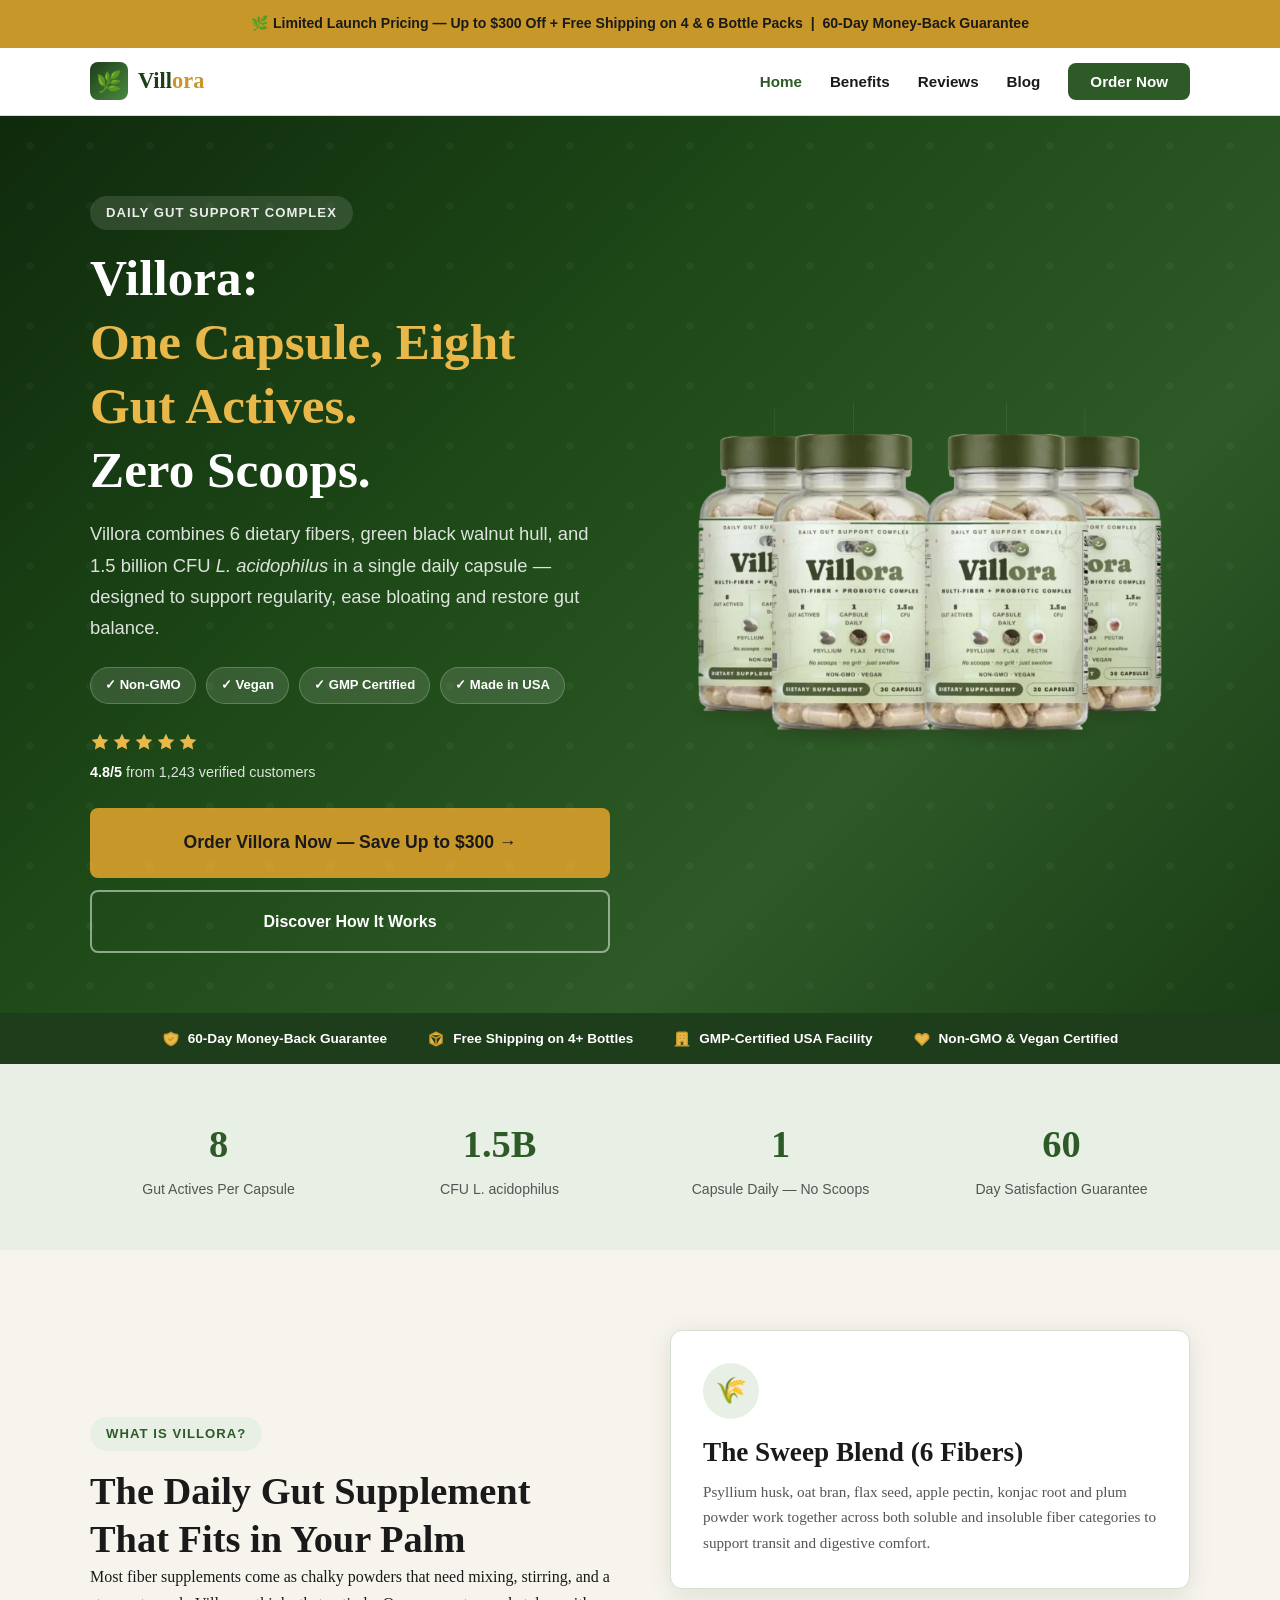
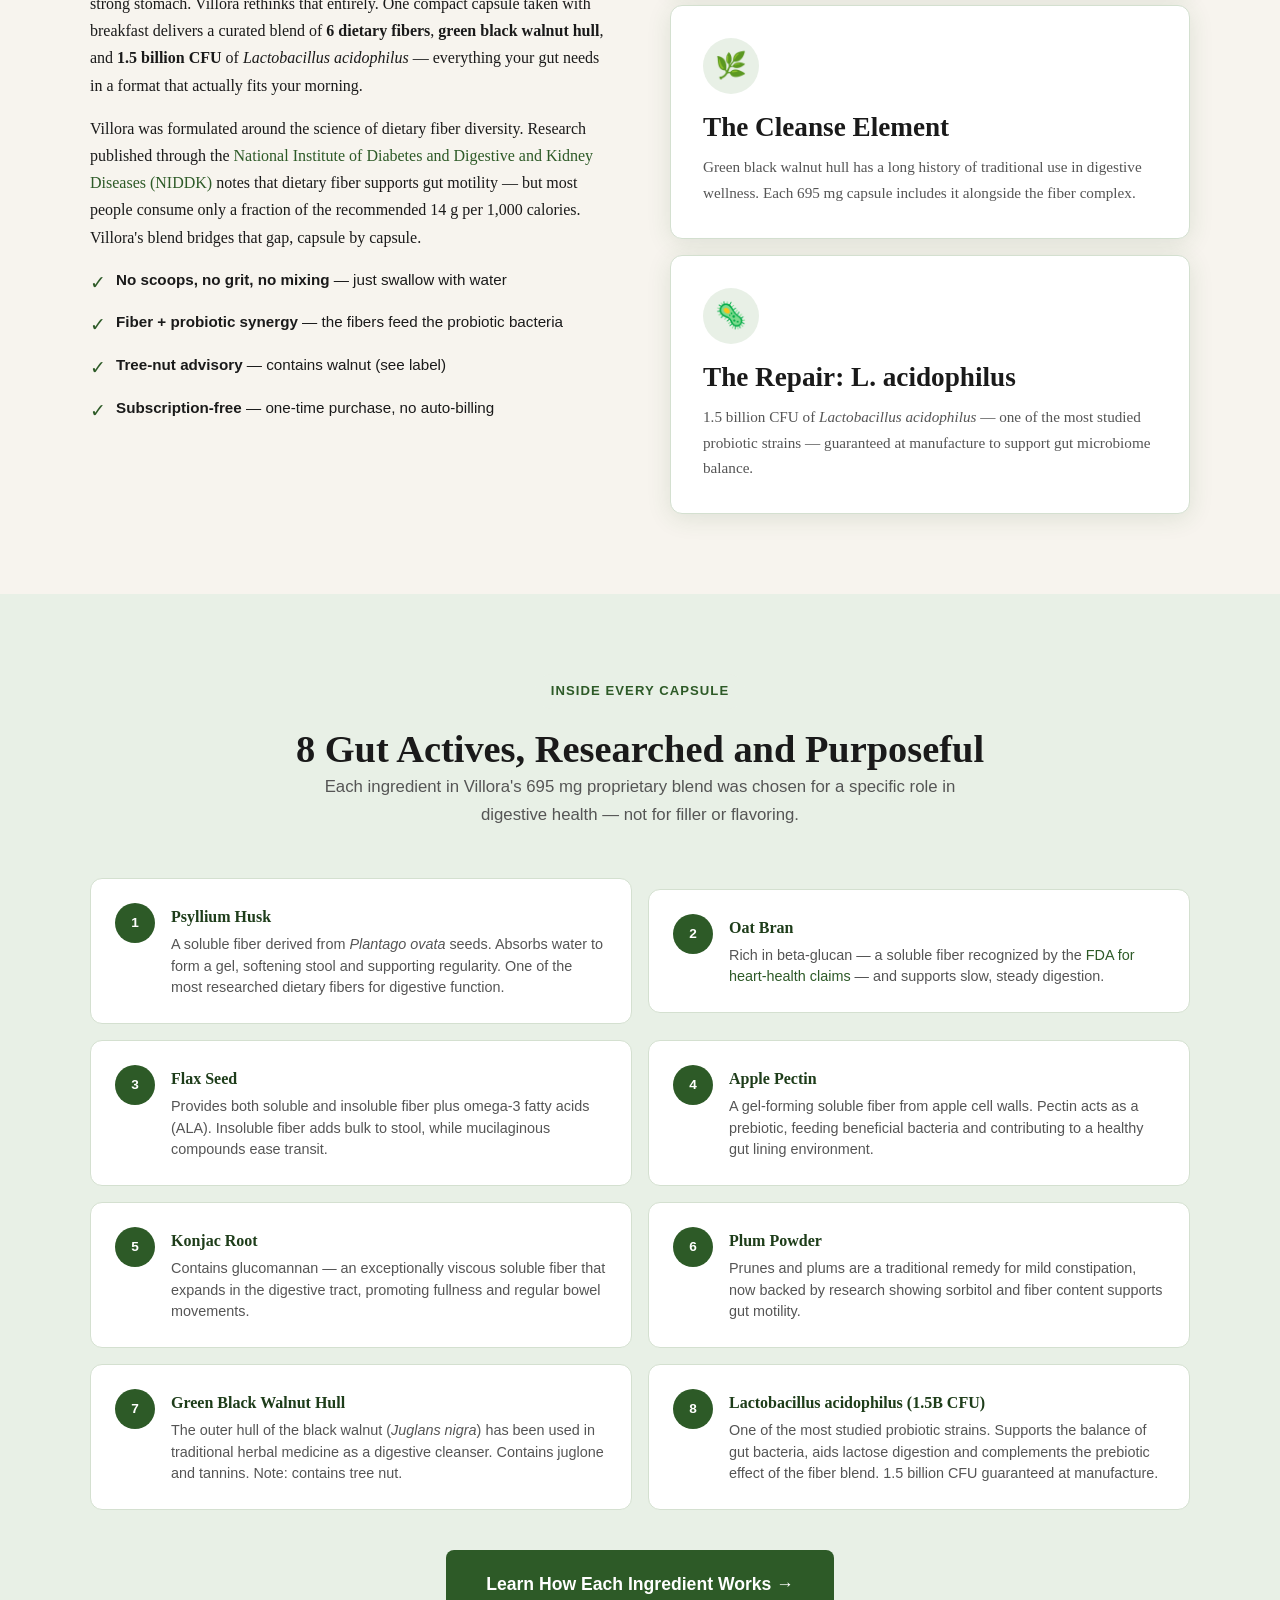
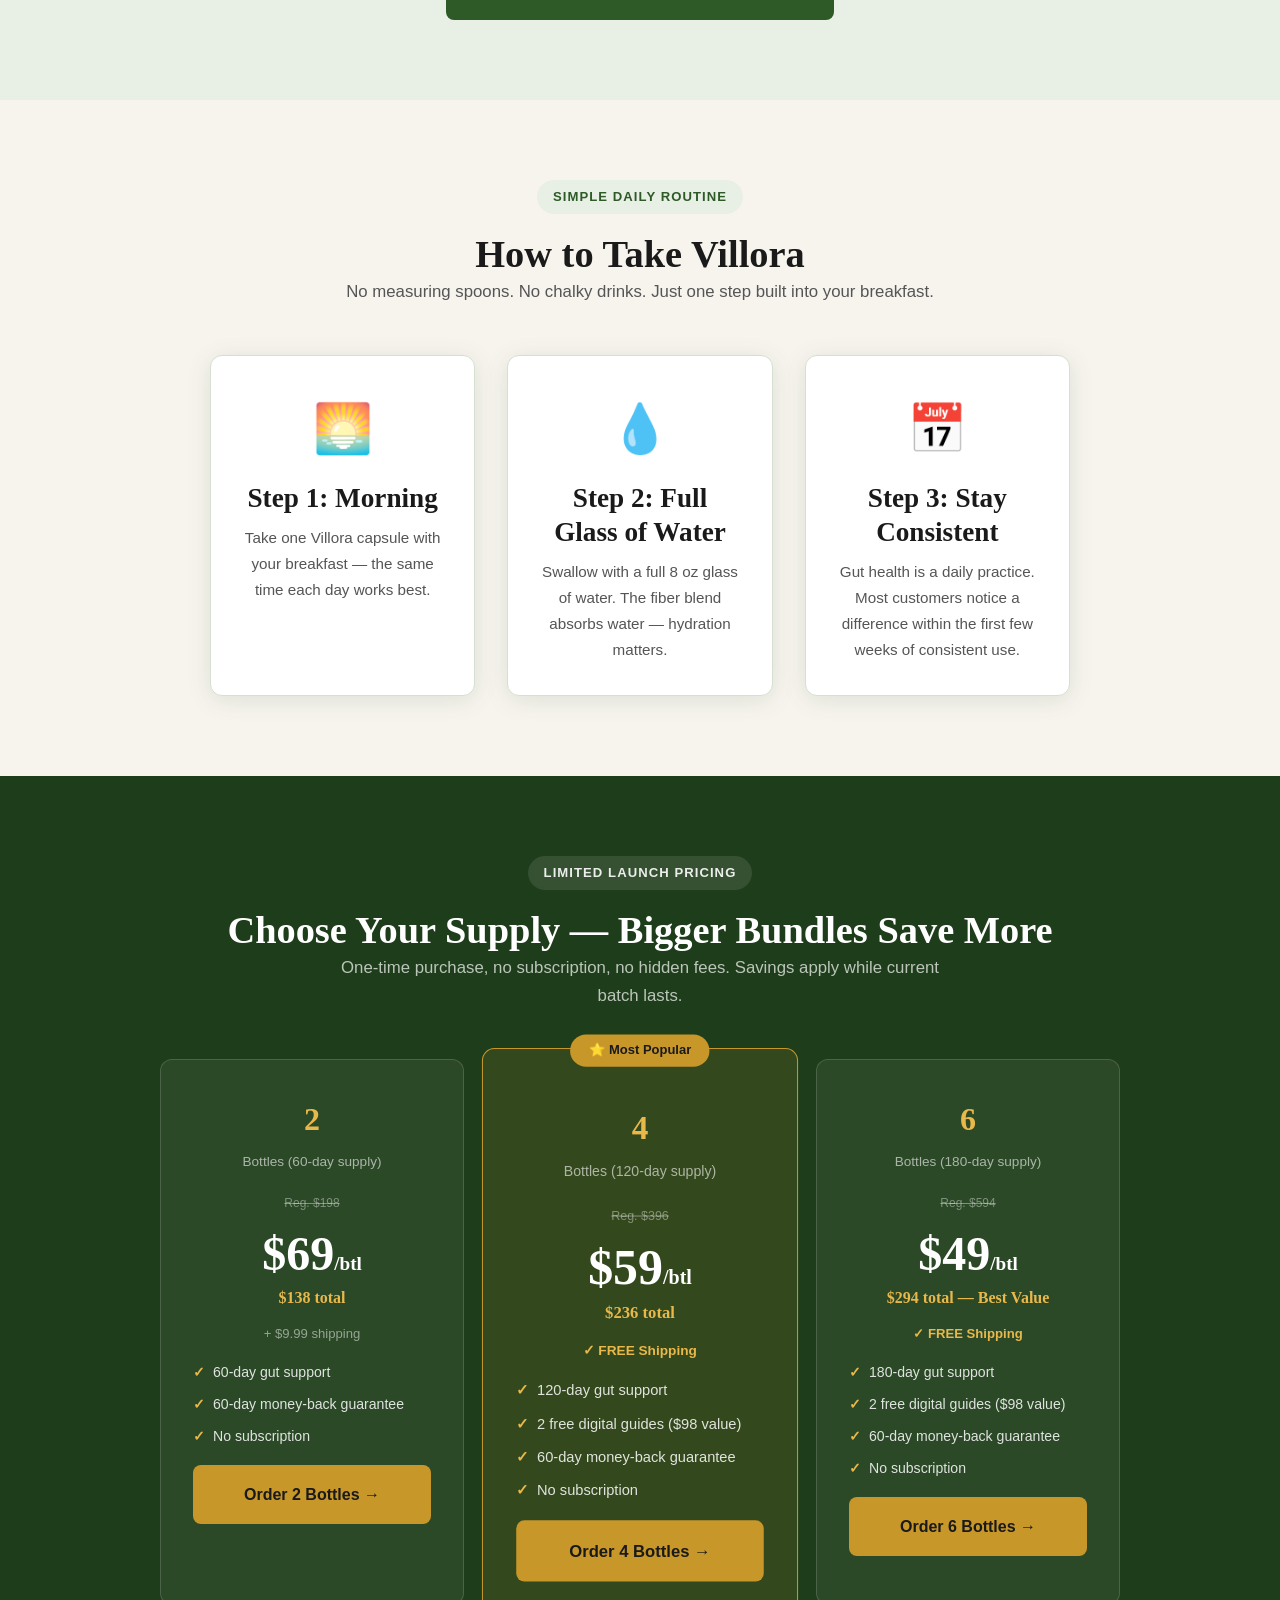
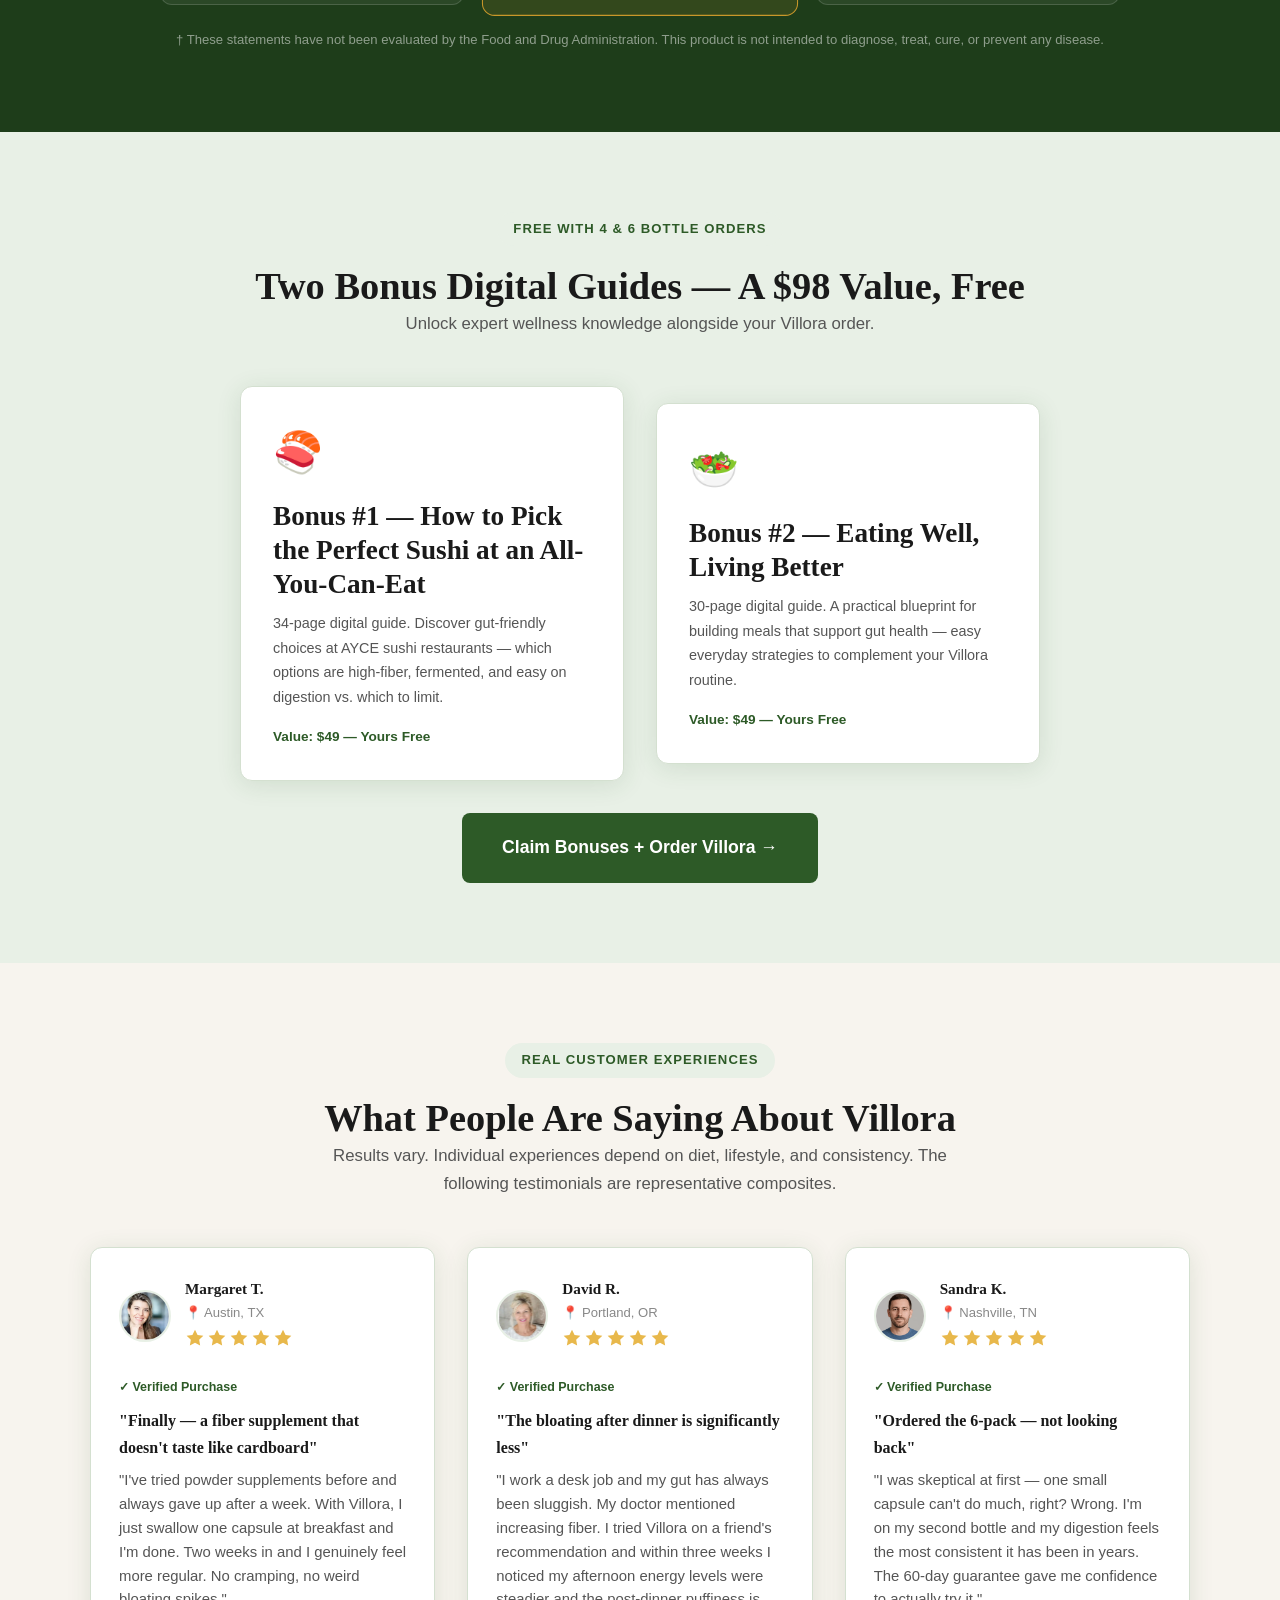
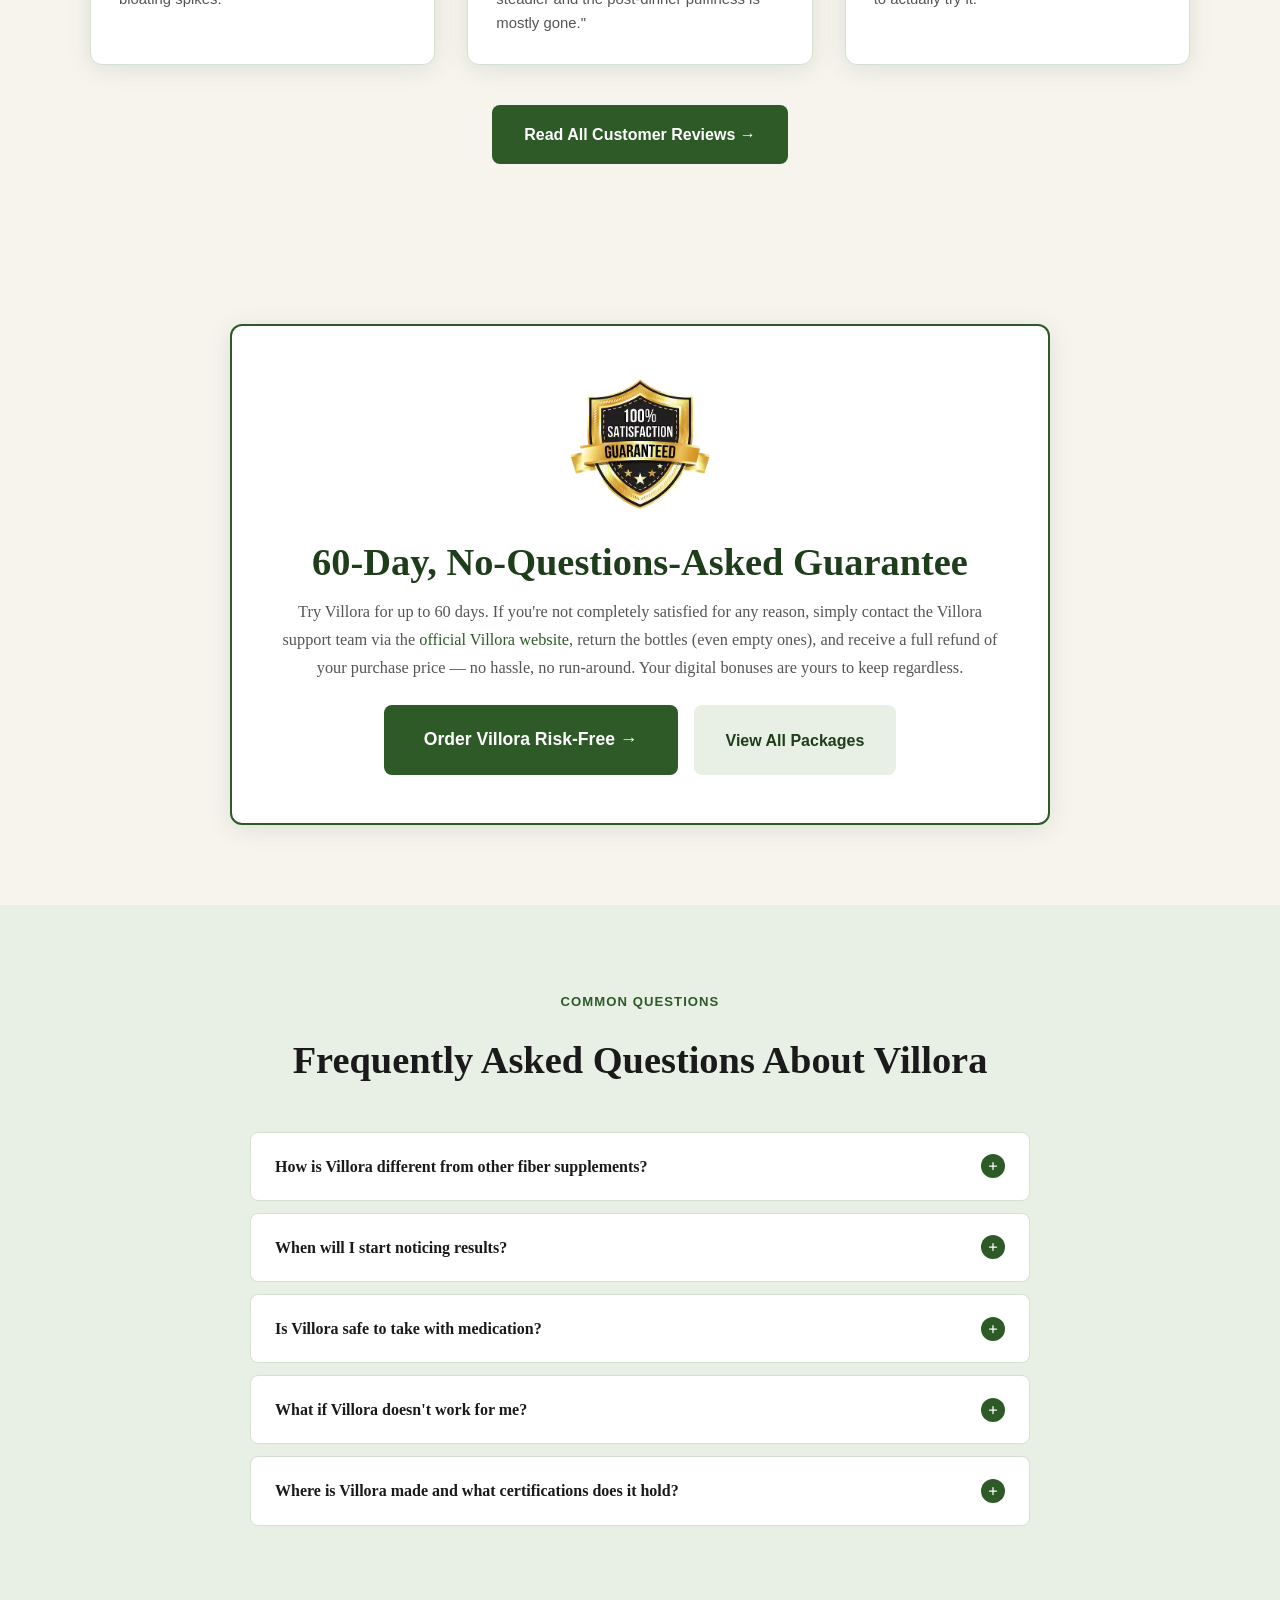
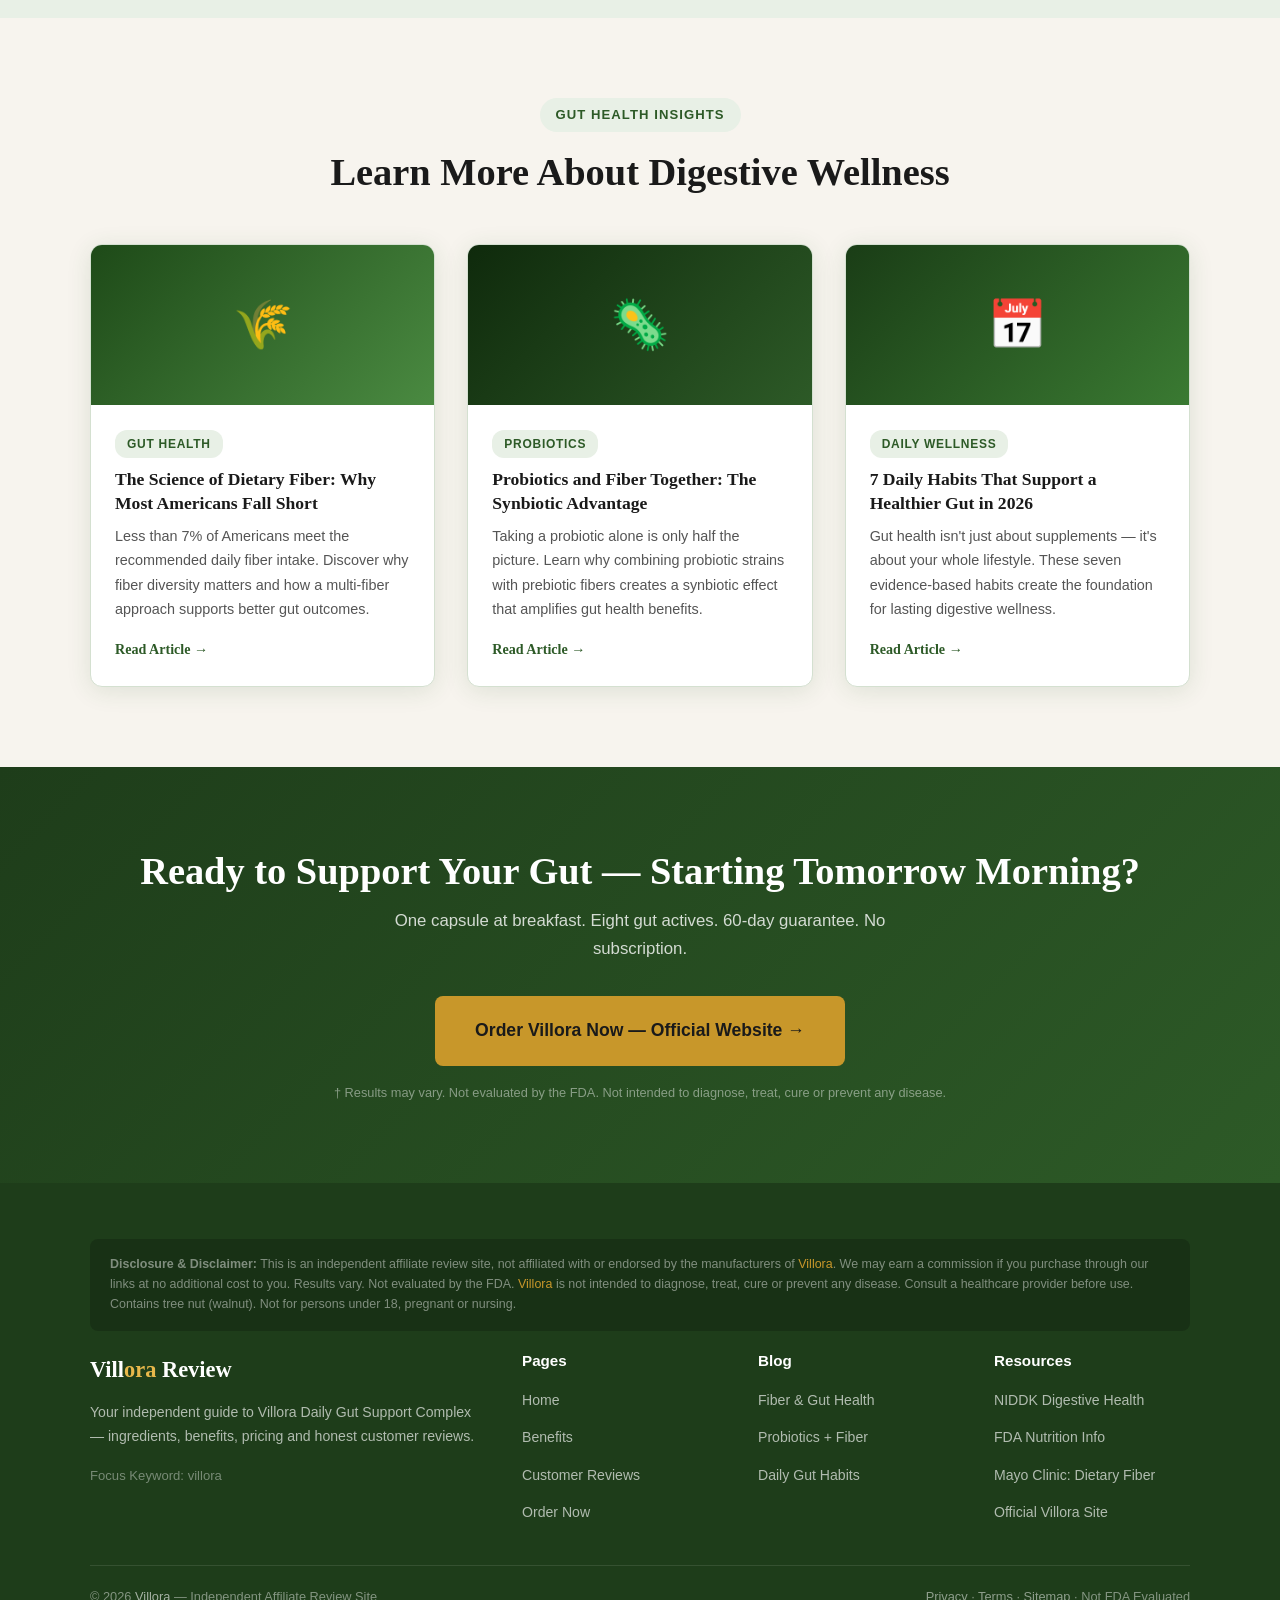
<file: index.html>
<!DOCTYPE html>
<html lang="en">
<head>
<meta charset="UTF-8">
<meta name="viewport" content="width=device-width,initial-scale=1">
  <meta name="msvalidate.01" content="F71A6939406CF71F02F6971319309A35" />
  <meta name="google-site-verification" content="X7n4EEnxnnUyJCmWyTYP4jhxIlxNtxTu0Os8TKg03lU" />
<title>Villora Daily Gut Support Complex | Multi-Fiber + Probiotic</title>
<meta name="description" content="Villora: 8 gut actives, 6 fibers, 1.5B CFU probiotics in one daily capsule. Supports regularity, eases bloating, restores gut balance. Non-GMO, vegan, USA-made.">
<meta name="keywords" content="villora, villora gut support, villora probiotic, villora fiber supplement, daily gut support complex, psyllium husk capsule, multi-fiber probiotic">
<link rel="canonical" href="https://viillora.vercel.app/">
<meta property="og:type" content="website">
<meta property="og:url" content="https://viillora.vercel.app/">
<meta property="og:title" content="Villora — Daily Gut Support Complex | Multi-Fiber + Probiotic">
<meta property="og:description" content="One capsule. Eight gut actives. Six dietary fibers. 1.5 billion CFU. Villora helps support regularity, ease bloating and restore gut balance — non-GMO, vegan, made in USA.">
<meta property="og:image" content="https://viillora.vercel.app/images/villora-4-bottle-pack.webp">
<meta name="twitter:card" content="summary_large_image">
<meta name="robots" content="index,follow">
<link rel="icon" href="/images/favicon.png" type="image/png">
<link rel="preload" as="image" href="/images/villora-4-bottle-pack.webp" fetchpriority="high">
<style>
:root{--green:#2d5a27;--green-dark:#1e3d1a;--gold:#c8972a;--gold-light:#e8b84b;--cream:#f7f4ee;--sage:#e8f0e6;--dark:#1a1a1a;--white:#fff;--gray:#555;--border:#d4e0d0}
*,*::before,*::after{box-sizing:border-box;margin:0;padding:0}
body{font-family:Georgia,'Times New Roman',serif;background:var(--cream);color:var(--dark);line-height:1.7}
h1,h2,h3,h4,h5,h6{font-family:Georgia,'Times New Roman',serif;line-height:1.25}
.site-nav{position:sticky;top:0;z-index:1000;background:rgba(255,255,255,0.97);border-bottom:1px solid var(--border);height:68px;display:flex;align-items:center;backdrop-filter:blur(8px)}
.nav-inner{display:flex;align-items:center;justify-content:space-between;height:68px;max-width:1140px;margin:0 auto;padding:0 20px;width:100%}
.nav-logo{display:flex;align-items:center;gap:10px;text-decoration:none;white-space:nowrap}
.nav-logo .logo-icon{width:38px;height:38px;min-width:38px;background:linear-gradient(135deg,#1e3d1a,#4a8a41);border-radius:8px;display:flex;align-items:center;justify-content:center;font-size:1.3rem}
.nav-logo .logo-text{font-size:1.4rem;font-weight:700;color:var(--green-dark);font-family:Georgia,serif}
.nav-logo .logo-text span{color:var(--gold)}
.nav-links{display:flex;align-items:center;gap:28px}
.nav-links a{font-size:0.95rem;font-weight:600;color:var(--dark);text-decoration:none;transition:color 0.3s;font-family:Arial,sans-serif}
.nav-links a:hover,.nav-links a.active{color:var(--green)}
.nav-cta{background:var(--green)!important;color:#fff!important;padding:10px 22px;border-radius:8px}
.nav-cta:hover{background:#1e3d1a!important}
.nav-mobile-toggle{display:none;background:none;border:none;cursor:pointer;padding:8px;flex-direction:column;gap:5px}
.nav-mobile-toggle span{display:block;width:24px;height:2px;background:var(--dark)}
.mobile-nav{display:none;position:fixed;top:68px;left:0;right:0;background:#fff;border-bottom:1px solid var(--border);padding:20px;z-index:999;flex-direction:column;gap:16px;box-shadow:0 4px 24px rgba(0,0,0,0.1)}
.mobile-nav.open{display:flex}
.mobile-nav a{font-size:1rem;font-weight:600;color:var(--dark);padding:8px 0;border-bottom:1px solid var(--border);text-decoration:none}
.hero{background:linear-gradient(135deg,#0f2a0c 0%,#1e4a18 40%,#2d5a27 70%,#1a3d16 100%);padding:80px 0 60px;color:#fff}
.hero-grid{display:grid;grid-template-columns:1fr 1fr;gap:60px;align-items:center;max-width:1140px;margin:0 auto;padding:0 20px}
.hero-content h1{color:#fff;margin-bottom:16px}
.hero-content h1 span{color:var(--gold-light)}
.hero-subtitle{font-size:1.1rem;color:rgba(255,255,255,0.85);margin-bottom:24px;font-family:Arial,sans-serif}
.hero-badges{display:flex;flex-wrap:wrap;gap:10px;margin-bottom:24px}
.badge{display:inline-flex;align-items:center;gap:6px;background:rgba(255,255,255,0.12);border:1px solid rgba(255,255,255,0.2);color:#fff;padding:6px 14px;border-radius:20px;font-size:0.82rem;font-family:Arial,sans-serif;font-weight:600}
.stars-row{display:flex;gap:2px;margin-bottom:8px}
.stars-row svg{width:20px;height:20px;fill:var(--gold-light);flex-shrink:0}
.rating-text{color:rgba(255,255,255,0.8);font-size:0.9rem;font-family:Arial,sans-serif;margin-bottom:24px}
.hero-image{display:flex;justify-content:center;align-items:center;width:100%;height:480px}
.hero-image img{width:480px;height:480px;object-fit:contain;display:block}
.btn{display:inline-flex;align-items:center;justify-content:center;gap:8px;font-weight:700;padding:16px 32px;border-radius:8px;text-decoration:none;transition:all 0.3s;font-size:1rem;font-family:Arial,sans-serif;white-space:nowrap}
.btn-primary{background:var(--gold);color:var(--dark)}
.btn-primary:hover{background:var(--gold-light);transform:translateY(-2px);box-shadow:0 8px 24px rgba(200,151,42,0.35)}
.btn-outline{background:transparent;color:#fff;border:2px solid rgba(255,255,255,0.5)}
.btn-outline:hover{background:rgba(255,255,255,0.1)}
.btn-lg{padding:20px 40px;font-size:1.1rem}
.btn-pulse{animation:pulse 2.5s infinite}
@keyframes pulse{0%,100%{box-shadow:0 0 0 0 rgba(200,151,42,0.4)}50%{box-shadow:0 0 0 12px rgba(200,151,42,0)}}
.container{max-width:1140px;margin:0 auto;padding:0 20px}
.section{padding:80px 0}
.section-sm{padding:48px 0}
.section-label{display:inline-block;background:var(--sage);color:var(--green);font-size:0.82rem;font-weight:700;text-transform:uppercase;letter-spacing:0.08em;padding:6px 16px;border-radius:20px;margin-bottom:16px;font-family:Arial,sans-serif}
.section-subtitle{color:var(--gray);font-size:1.05rem;max-width:640px;margin:0 auto 48px;font-family:Arial,sans-serif}
/* Trust bar — inline to prevent CLS from async CSS load */
.trust-bar{background:#1e3d1a;color:#fff;padding:14px 0}
.trust-bar-inner{display:flex;align-items:center;justify-content:center;gap:40px;flex-wrap:wrap}
.trust-item{display:flex;align-items:center;gap:8px;font-size:0.85rem;font-family:Arial,sans-serif;font-weight:600;white-space:nowrap}
.trust-item svg{width:18px;height:18px;flex-shrink:0;stroke:#c8972a;fill:none;stroke-width:2;stroke-linecap:round;stroke-linejoin:round}
img{aspect-ratio:attr(width)/attr(height)}
@media(max-width:900px){.hero-grid{grid-template-columns:1fr;gap:40px}.hero-image{order:-1;height:300px}.hero-image img{width:300px;height:300px}.nav-links{display:none}.nav-mobile-toggle{display:flex}.trust-bar-inner{gap:20px}}
@media(max-width:600px){.hero{padding:60px 0 40px}.hero-image{height:260px}.hero-image img{width:260px;height:260px}.trust-bar-inner{flex-direction:column;gap:12px}}
</style>
<link rel="preload" href="/css/style.css" as="style" onload="this.onload=null;this.rel='stylesheet'">
<noscript><link rel="stylesheet" href="/css/style.css"></noscript>
<script type="application/ld+json">
{
  "@context":"https://schema.org",
  "@graph":[
    {
      "@type":"WebSite",
      "@id":"https://viillora.vercel.app/#website",
      "url":"https://viillora.vercel.app/",
      "name":"Villora",
      "description":"Daily Gut Support Complex — Multi-Fiber + Probiotic",
      "potentialAction":{
        "@type":"SearchAction",
        "target":{"@type":"EntryPoint","urlTemplate":"https://viillora.vercel.app/?s={search_term_string}"},
        "query-input":"required name=search_term_string"
      }
    },
    {
      "@type":"Product",
      "@id":"https://viillora.vercel.app/#product",
      "name":"Villora Daily Gut Support Complex",
      "description":"Villora is a 1-capsule-daily gut health supplement containing 8 gut actives — 6 dietary fibers (psyllium husk, oat bran, flax seed, apple pectin, konjac root, plum powder), green black walnut hull, and 1.5 billion CFU Lactobacillus acidophilus. Non-GMO, vegan, manufactured in the USA in a GMP-certified facility.",
      "brand":{"@type":"Brand","name":"Villora"},
      "image":"https://viillora.vercel.app/images/villora-4-bottle-pack.webp",
      "url":"https://viillora.vercel.app/",
      "offers":[
        {
          "@type":"Offer","name":"2-Bottle Pack","price":"69.00","priceCurrency":"USD",
          "availability":"https://schema.org/InStock",
          "url":"https://tryvillora.com/adv-myths-bg?from=adv-myths?aff_id=50&subid=viillora",
          "shippingDetails":{
            "@type":"OfferShippingDetails",
            "shippingRate":{"@type":"MonetaryAmount","value":"0","currency":"USD"},
            "shippingDestination":{"@type":"DefinedRegion","addressCountry":"US"},
            "deliveryTime":{"@type":"ShippingDeliveryTime","handlingTime":{"@type":"QuantitativeValue","minValue":1,"maxValue":2,"unitCode":"DAY"},"transitTime":{"@type":"QuantitativeValue","minValue":3,"maxValue":7,"unitCode":"DAY"}}
          },
          "hasMerchantReturnPolicy":{
            "@type":"MerchantReturnPolicy",
            "applicableCountry":"US",
            "returnPolicyCategory":"https://schema.org/MerchantReturnFiniteReturnWindow",
            "merchantReturnDays":60,
            "returnMethod":"https://schema.org/ReturnByMail",
            "returnFees":"https://schema.org/FreeReturn"
          }
        },
        {
          "@type":"Offer","name":"4-Bottle Pack","price":"59.00","priceCurrency":"USD",
          "availability":"https://schema.org/InStock",
          "url":"https://tryvillora.com/adv-myths-bg?from=adv-myths?aff_id=50&subid=viillora",
          "shippingDetails":{
            "@type":"OfferShippingDetails",
            "shippingRate":{"@type":"MonetaryAmount","value":"0","currency":"USD"},
            "shippingDestination":{"@type":"DefinedRegion","addressCountry":"US"},
            "deliveryTime":{"@type":"ShippingDeliveryTime","handlingTime":{"@type":"QuantitativeValue","minValue":1,"maxValue":2,"unitCode":"DAY"},"transitTime":{"@type":"QuantitativeValue","minValue":3,"maxValue":7,"unitCode":"DAY"}}
          },
          "hasMerchantReturnPolicy":{
            "@type":"MerchantReturnPolicy",
            "applicableCountry":"US",
            "returnPolicyCategory":"https://schema.org/MerchantReturnFiniteReturnWindow",
            "merchantReturnDays":60,
            "returnMethod":"https://schema.org/ReturnByMail",
            "returnFees":"https://schema.org/FreeReturn"
          }
        },
        {
          "@type":"Offer","name":"6-Bottle Pack","price":"49.00","priceCurrency":"USD",
          "availability":"https://schema.org/InStock",
          "url":"https://tryvillora.com/adv-myths-bg?from=adv-myths?aff_id=50&subid=viillora",
          "shippingDetails":{
            "@type":"OfferShippingDetails",
            "shippingRate":{"@type":"MonetaryAmount","value":"0","currency":"USD"},
            "shippingDestination":{"@type":"DefinedRegion","addressCountry":"US"},
            "deliveryTime":{"@type":"ShippingDeliveryTime","handlingTime":{"@type":"QuantitativeValue","minValue":1,"maxValue":2,"unitCode":"DAY"},"transitTime":{"@type":"QuantitativeValue","minValue":3,"maxValue":7,"unitCode":"DAY"}}
          },
          "hasMerchantReturnPolicy":{
            "@type":"MerchantReturnPolicy",
            "applicableCountry":"US",
            "returnPolicyCategory":"https://schema.org/MerchantReturnFiniteReturnWindow",
            "merchantReturnDays":60,
            "returnMethod":"https://schema.org/ReturnByMail",
            "returnFees":"https://schema.org/FreeReturn"
          }
        }
      ],
      "aggregateRating":{"@type":"AggregateRating","ratingValue":"4.8","reviewCount":"1243","bestRating":"5","worstRating":"1"}
    },
    {
      "@type":"Organization",
      "@id":"https://viillora.vercel.app/#organization",
      "name":"Villora",
      "url":"https://viillora.vercel.app/",
      "logo":{"@type":"ImageObject","url":"https://viillora.vercel.app/images/favicon.png"}
    }
  ]
}
</script>
</head>
<body>

<!-- HIGHLIGHT STRIP -->
<div class="highlight-strip" role="banner">
  🌿 Limited Launch Pricing — Up to $300 Off + Free Shipping on 4 &amp; 6 Bottle Packs &nbsp;|&nbsp; 60-Day Money-Back Guarantee
</div>

<!-- NAVIGATION -->
<nav class="site-nav" role="navigation" aria-label="Main navigation">
  <div class="nav-inner">
    <a href="/" class="nav-logo" aria-label="Villora Home">
      <div class="logo-icon" aria-hidden="true">🌿</div>
      <div class="logo-text">Vill<span>ora</span></div>
    </a>
    <ul class="nav-links" role="list" style="list-style:none;display:flex;align-items:center;gap:28px;margin:0;padding:0">
      <li role="listitem"><a href="/" class="active">Home</a></li>
      <li role="listitem"><a href="/benefits.html">Benefits</a></li>
      <li role="listitem"><a href="/reviews.html">Reviews</a></li>
      <li role="listitem"><a href="/blog/">Blog</a></li>
      <li role="listitem"><a href="/order.html" class="nav-cta">Order Now</a></li>
    </ul>
    <button class="nav-mobile-toggle" aria-label="Open menu" aria-expanded="false" aria-controls="mobile-nav">
      <span></span><span></span><span></span>
    </button>
  </div>
</nav>
<div class="mobile-nav" id="mobile-nav" role="navigation" aria-label="Mobile navigation">
  <a href="/">Home</a>
  <a href="/benefits.html">Benefits</a>
  <a href="/reviews.html">Reviews</a>
  <a href="/blog/">Blog</a>
  <a href="/order.html">Order Now</a>
</div>

<!-- HERO -->
<section class="hero" aria-labelledby="hero-heading">
  <div class="hero-grid">
    <div class="hero-content">
      <div class="section-label" style="background:rgba(255,255,255,0.12);color:rgba(255,255,255,0.9)">Daily Gut Support Complex</div>
      <h1 id="hero-heading">Villora:<br><span>One Capsule, Eight Gut Actives.</span><br>Zero Scoops.</h1>
      <p class="hero-subtitle">Villora combines 6 dietary fibers, green black walnut hull, and 1.5 billion CFU <em>L. acidophilus</em> in a single daily capsule — designed to support regularity, ease bloating and restore gut balance.</p>
      <div class="hero-badges">
        <span class="badge">✓ Non-GMO</span>
        <span class="badge">✓ Vegan</span>
        <span class="badge">✓ GMP Certified</span>
        <span class="badge">✓ Made in USA</span>
      </div>
      <div class="stars-row" role="img" aria-label="4.8 out of 5 stars">
        <svg viewBox="0 0 24 24" aria-hidden="true"><path d="M12 2l3.09 6.26L22 9.27l-5 4.87 1.18 6.88L12 17.77l-6.18 3.25L7 14.14 2 9.27l6.91-1.01L12 2z"/></svg>
        <svg viewBox="0 0 24 24" aria-hidden="true"><path d="M12 2l3.09 6.26L22 9.27l-5 4.87 1.18 6.88L12 17.77l-6.18 3.25L7 14.14 2 9.27l6.91-1.01L12 2z"/></svg>
        <svg viewBox="0 0 24 24" aria-hidden="true"><path d="M12 2l3.09 6.26L22 9.27l-5 4.87 1.18 6.88L12 17.77l-6.18 3.25L7 14.14 2 9.27l6.91-1.01L12 2z"/></svg>
        <svg viewBox="0 0 24 24" aria-hidden="true"><path d="M12 2l3.09 6.26L22 9.27l-5 4.87 1.18 6.88L12 17.77l-6.18 3.25L7 14.14 2 9.27l6.91-1.01L12 2z"/></svg>
        <svg viewBox="0 0 24 24" aria-hidden="true"><path d="M12 2l3.09 6.26L22 9.27l-5 4.87 1.18 6.88L12 17.77l-6.18 3.25L7 14.14 2 9.27l6.91-1.01L12 2z"/></svg>
      </div>
      <p class="rating-text"><strong style="color:#fff">4.8/5</strong> from 1,243 verified customers</p>
      <div style="display:flex;flex-direction:column;gap:12px">
        <a href="/order.html" class="btn btn-primary btn-lg btn-pulse" aria-label="Order Villora now">Order Villora Now — Save Up to $300 →</a>
        <a href="/benefits.html" class="btn btn-outline">Discover How It Works</a>
      </div>
    </div>
    <div class="hero-image">
      <img src="/images/villora-4-bottle-pack.webp" alt="Villora Daily Gut Support Complex — 4-bottle pack" width="480" height="480" loading="eager" fetchpriority="high">
    </div>
  </div>
</section>

<!-- TRUST BAR -->
<div class="trust-bar" role="complementary" aria-label="Trust signals">
  <div class="trust-bar-inner container">
    <div class="trust-item">
      <svg viewBox="0 0 24 24" aria-hidden="true"><path d="M9 12l2 2 4-4m5.618-4.016A11.955 11.955 0 0112 2.944a11.955 11.955 0 01-8.618 3.04A12.02 12.02 0 003 9c0 5.591 3.824 10.29 9 11.622 5.176-1.332 9-6.03 9-11.622 0-1.042-.133-2.052-.382-3.016z"/></svg>
      60-Day Money-Back Guarantee
    </div>
    <div class="trust-item">
      <svg viewBox="0 0 24 24" aria-hidden="true"><path d="M20 7l-8-4-8 4m16 0l-8 4m8-4v10l-8 4m0-10L4 7m8 4v10M4 7v10l8 4"/></svg>
      Free Shipping on 4+ Bottles
    </div>
    <div class="trust-item">
      <svg viewBox="0 0 24 24" aria-hidden="true"><path d="M19 21V5a2 2 0 00-2-2H7a2 2 0 00-2 2v16m14 0h2m-2 0h-5m-9 0H3m2 0h5M9 7h1m-1 4h1m4-4h1m-1 4h1m-5 10v-5a1 1 0 011-1h2a1 1 0 011 1v5m-4 0h4"/></svg>
      GMP-Certified USA Facility
    </div>
    <div class="trust-item">
      <svg viewBox="0 0 24 24" aria-hidden="true"><path d="M4.318 6.318a4.5 4.5 0 000 6.364L12 20.364l7.682-7.682a4.5 4.5 0 00-6.364-6.364L12 7.636l-1.318-1.318a4.5 4.5 0 00-6.364 0z"/></svg>
      Non-GMO &amp; Vegan Certified
    </div>
  </div>
</div>

<!-- STATS STRIP -->
<section class="section-sm sage-bg" aria-label="Villora quick facts">
  <div class="container">
    <div class="grid-4">
      <div class="text-center">
        <div style="font-size:2.4rem;font-weight:700;color:var(--green)">8</div>
        <div style="font-size:0.88rem;color:var(--gray);font-family:Arial,sans-serif">Gut Actives Per Capsule</div>
      </div>
      <div class="text-center">
        <div style="font-size:2.4rem;font-weight:700;color:var(--green)">1.5B</div>
        <div style="font-size:0.88rem;color:var(--gray);font-family:Arial,sans-serif">CFU L. acidophilus</div>
      </div>
      <div class="text-center">
        <div style="font-size:2.4rem;font-weight:700;color:var(--green)">1</div>
        <div style="font-size:0.88rem;color:var(--gray);font-family:Arial,sans-serif">Capsule Daily — No Scoops</div>
      </div>
      <div class="text-center">
        <div style="font-size:2.4rem;font-weight:700;color:var(--green)">60</div>
        <div style="font-size:0.88rem;color:var(--gray);font-family:Arial,sans-serif">Day Satisfaction Guarantee</div>
      </div>
    </div>
  </div>
</section>

<!-- WHAT IS VILLORA -->
<section class="section" aria-labelledby="what-is-villora">
  <div class="container">
    <div class="grid-2">
      <div>
        <div class="section-label">What Is Villora?</div>
        <h2 id="what-is-villora">The Daily Gut Supplement That Fits in Your Palm</h2>
        <p>Most fiber supplements come as chalky powders that need mixing, stirring, and a strong stomach. Villora rethinks that entirely. One compact capsule taken with breakfast delivers a curated blend of <strong>6 dietary fibers</strong>, <strong>green black walnut hull</strong>, and <strong>1.5 billion CFU</strong> of <em>Lactobacillus acidophilus</em> — everything your gut needs in a format that actually fits your morning.</p>
        <p>Villora was formulated around the science of dietary fiber diversity. Research published through the <a href="https://www.niddk.nih.gov/health-information/digestive-diseases/constipation" target="_blank" rel="noopener" style="color:var(--green)">National Institute of Diabetes and Digestive and Kidney Diseases (NIDDK)</a> notes that dietary fiber supports gut motility — but most people consume only a fraction of the recommended 14 g per 1,000 calories. Villora's blend bridges that gap, capsule by capsule.</p>
        <ul style="display:flex;flex-direction:column;gap:10px;margin-top:16px;font-family:Arial,sans-serif;font-size:0.95rem">
          <li style="display:flex;gap:10px;align-items:flex-start"><span style="color:var(--green);font-size:1.2rem;flex-shrink:0">✓</span> <span><strong>No scoops, no grit, no mixing</strong> — just swallow with water</span></li>
          <li style="display:flex;gap:10px;align-items:flex-start"><span style="color:var(--green);font-size:1.2rem;flex-shrink:0">✓</span> <span><strong>Fiber + probiotic synergy</strong> — the fibers feed the probiotic bacteria</span></li>
          <li style="display:flex;gap:10px;align-items:flex-start"><span style="color:var(--green);font-size:1.2rem;flex-shrink:0">✓</span> <span><strong>Tree-nut advisory</strong> — contains walnut (see label)</span></li>
          <li style="display:flex;gap:10px;align-items:flex-start"><span style="color:var(--green);font-size:1.2rem;flex-shrink:0">✓</span> <span><strong>Subscription-free</strong> — one-time purchase, no auto-billing</span></li>
        </ul>
      </div>
      <div style="display:flex;flex-direction:column;gap:16px">
        <div class="card">
          <div class="card-icon">🌾</div>
          <h3>The Sweep Blend (6 Fibers)</h3>
          <p>Psyllium husk, oat bran, flax seed, apple pectin, konjac root and plum powder work together across both soluble and insoluble fiber categories to support transit and digestive comfort.</p>
        </div>
        <div class="card">
          <div class="card-icon">🌿</div>
          <h3>The Cleanse Element</h3>
          <p>Green black walnut hull has a long history of traditional use in digestive wellness. Each 695 mg capsule includes it alongside the fiber complex.</p>
        </div>
        <div class="card">
          <div class="card-icon">🦠</div>
          <h3>The Repair: L. acidophilus</h3>
          <p>1.5 billion CFU of <em>Lactobacillus acidophilus</em> — one of the most studied probiotic strains — guaranteed at manufacture to support gut microbiome balance.</p>
        </div>
      </div>
    </div>
  </div>
</section>

<!-- INGREDIENTS -->
<section class="section ingredients-section" aria-labelledby="ingredients-heading">
  <div class="container">
    <div class="text-center" style="margin-bottom:48px">
      <div class="section-label">Inside Every Capsule</div>
      <h2 id="ingredients-heading">8 Gut Actives, Researched and Purposeful</h2>
      <p class="section-subtitle">Each ingredient in Villora's 695 mg proprietary blend was chosen for a specific role in digestive health — not for filler or flavoring.</p>
    </div>
    <div class="grid-2" style="gap:16px">
      <div class="ingredient-card">
        <div class="ingredient-number">1</div>
        <div>
          <div class="ingredient-name">Psyllium Husk</div>
          <div class="ingredient-desc">A soluble fiber derived from <em>Plantago ovata</em> seeds. Absorbs water to form a gel, softening stool and supporting regularity. One of the most researched dietary fibers for digestive function.</div>
        </div>
      </div>
      <div class="ingredient-card">
        <div class="ingredient-number">2</div>
        <div>
          <div class="ingredient-name">Oat Bran</div>
          <div class="ingredient-desc">Rich in beta-glucan — a soluble fiber recognized by the <a href="https://www.fda.gov/food/cfsan-constituent-updates/fda-allows-qualified-health-claim-beta-glucan-soluble-fiber" target="_blank" rel="noopener" style="color:var(--green)">FDA for heart-health claims</a> — and supports slow, steady digestion.</div>
        </div>
      </div>
      <div class="ingredient-card">
        <div class="ingredient-number">3</div>
        <div>
          <div class="ingredient-name">Flax Seed</div>
          <div class="ingredient-desc">Provides both soluble and insoluble fiber plus omega-3 fatty acids (ALA). Insoluble fiber adds bulk to stool, while mucilaginous compounds ease transit.</div>
        </div>
      </div>
      <div class="ingredient-card">
        <div class="ingredient-number">4</div>
        <div>
          <div class="ingredient-name">Apple Pectin</div>
          <div class="ingredient-desc">A gel-forming soluble fiber from apple cell walls. Pectin acts as a prebiotic, feeding beneficial bacteria and contributing to a healthy gut lining environment.</div>
        </div>
      </div>
      <div class="ingredient-card">
        <div class="ingredient-number">5</div>
        <div>
          <div class="ingredient-name">Konjac Root</div>
          <div class="ingredient-desc">Contains glucomannan — an exceptionally viscous soluble fiber that expands in the digestive tract, promoting fullness and regular bowel movements.</div>
        </div>
      </div>
      <div class="ingredient-card">
        <div class="ingredient-number">6</div>
        <div>
          <div class="ingredient-name">Plum Powder</div>
          <div class="ingredient-desc">Prunes and plums are a traditional remedy for mild constipation, now backed by research showing sorbitol and fiber content supports gut motility.</div>
        </div>
      </div>
      <div class="ingredient-card">
        <div class="ingredient-number">7</div>
        <div>
          <div class="ingredient-name">Green Black Walnut Hull</div>
          <div class="ingredient-desc">The outer hull of the black walnut (<em>Juglans nigra</em>) has been used in traditional herbal medicine as a digestive cleanser. Contains juglone and tannins. Note: contains tree nut.</div>
        </div>
      </div>
      <div class="ingredient-card">
        <div class="ingredient-number">8</div>
        <div>
          <div class="ingredient-name">Lactobacillus acidophilus (1.5B CFU)</div>
          <div class="ingredient-desc">One of the most studied probiotic strains. Supports the balance of gut bacteria, aids lactose digestion and complements the prebiotic effect of the fiber blend. 1.5 billion CFU guaranteed at manufacture.</div>
        </div>
      </div>
    </div>
    <div style="text-align:center;margin-top:40px">
      <a href="/benefits.html" class="btn btn-green btn-lg">Learn How Each Ingredient Works →</a>
    </div>
  </div>
</section>

<!-- HOW TO USE -->
<section class="section" aria-labelledby="how-to-use-heading">
  <div class="container">
    <div class="text-center" style="margin-bottom:48px">
      <div class="section-label">Simple Daily Routine</div>
      <h2 id="how-to-use-heading">How to Take Villora</h2>
      <p class="section-subtitle">No measuring spoons. No chalky drinks. Just one step built into your breakfast.</p>
    </div>
    <div class="grid-3" style="max-width:860px;margin:0 auto">
      <div class="card text-center">
        <div style="font-size:3rem;margin-bottom:12px">🌅</div>
        <h3>Step 1: Morning</h3>
        <p style="font-family:Arial,sans-serif;font-size:0.95rem">Take one Villora capsule with your breakfast — the same time each day works best.</p>
      </div>
      <div class="card text-center">
        <div style="font-size:3rem;margin-bottom:12px">💧</div>
        <h3>Step 2: Full Glass of Water</h3>
        <p style="font-family:Arial,sans-serif;font-size:0.95rem">Swallow with a full 8 oz glass of water. The fiber blend absorbs water — hydration matters.</p>
      </div>
      <div class="card text-center">
        <div style="font-size:3rem;margin-bottom:12px">📅</div>
        <h3>Step 3: Stay Consistent</h3>
        <p style="font-family:Arial,sans-serif;font-size:0.95rem">Gut health is a daily practice. Most customers notice a difference within the first few weeks of consistent use.</p>
      </div>
    </div>
  </div>
</section>

<!-- PRICING -->
<section class="pricing-section" aria-labelledby="pricing-heading">
  <div class="container">
    <div class="text-center" style="margin-bottom:48px">
      <div class="section-label" style="background:rgba(255,255,255,0.1);color:rgba(255,255,255,0.9)">Limited Launch Pricing</div>
      <h2 id="pricing-heading" style="color:#fff">Choose Your Supply — Bigger Bundles Save More</h2>
      <p class="section-subtitle" style="color:rgba(255,255,255,0.7)">One-time purchase, no subscription, no hidden fees. Savings apply while current batch lasts.</p>
    </div>
    <div class="pricing-grid">
      <!-- 2 bottles -->
      <div class="price-card">
        <div class="price-bottles">2</div>
        <div class="price-label">Bottles (60-day supply)</div>
        <div style="font-size:0.75rem;color:rgba(255,255,255,0.4);font-family:Arial,sans-serif;margin-bottom:16px;text-decoration:line-through">Reg. $198</div>
        <div class="price-amount">$69<span style="font-size:1.2rem">/btl</span></div>
        <div class="price-total" style="margin-top:6px">$138 total</div>
        <div class="price-shipping">+ $9.99 shipping</div>
        <ul class="price-features">
          <li>60-day gut support</li>
          <li>60-day money-back guarantee</li>
          <li>No subscription</li>
        </ul>
        <a href="https://tryvillora.com/adv-myths-bg?from=adv-myths?aff_id=50&subid=viillora" class="btn btn-primary btn-full" target="_blank" rel="noopener sponsored" aria-label="Order 2-bottle Villora pack">Order 2 Bottles →</a>
      </div>
      <!-- 4 bottles FEATURED -->
      <div class="price-card featured" style="position:relative">
        <div class="price-badge">⭐ Most Popular</div>
        <div class="price-bottles" style="margin-top:16px">4</div>
        <div class="price-label">Bottles (120-day supply)</div>
        <div style="font-size:0.75rem;color:rgba(255,255,255,0.4);font-family:Arial,sans-serif;margin-bottom:16px;text-decoration:line-through">Reg. $396</div>
        <div class="price-amount">$59<span style="font-size:1.2rem">/btl</span></div>
        <div class="price-total" style="margin-top:6px">$236 total</div>
        <div class="price-shipping" style="color:var(--gold-light);font-weight:600">✓ FREE Shipping</div>
        <ul class="price-features">
          <li>120-day gut support</li>
          <li>2 free digital guides ($98 value)</li>
          <li>60-day money-back guarantee</li>
          <li>No subscription</li>
        </ul>
        <a href="https://tryvillora.com/adv-myths-bg?from=adv-myths?aff_id=50&subid=viillora" class="btn btn-primary btn-full btn-pulse" target="_blank" rel="noopener sponsored" aria-label="Order 4-bottle Villora pack — most popular">Order 4 Bottles →</a>
      </div>
      <!-- 6 bottles -->
      <div class="price-card">
        <div class="price-bottles">6</div>
        <div class="price-label">Bottles (180-day supply)</div>
        <div style="font-size:0.75rem;color:rgba(255,255,255,0.4);font-family:Arial,sans-serif;margin-bottom:16px;text-decoration:line-through">Reg. $594</div>
        <div class="price-amount">$49<span style="font-size:1.2rem">/btl</span></div>
        <div class="price-total" style="margin-top:6px">$294 total — Best Value</div>
        <div class="price-shipping" style="color:var(--gold-light);font-weight:600">✓ FREE Shipping</div>
        <ul class="price-features">
          <li>180-day gut support</li>
          <li>2 free digital guides ($98 value)</li>
          <li>60-day money-back guarantee</li>
          <li>No subscription</li>
        </ul>
        <a href="https://tryvillora.com/adv-myths-bg?from=adv-myths?aff_id=50&subid=viillora" class="btn btn-primary btn-full" target="_blank" rel="noopener sponsored" aria-label="Order 6-bottle Villora pack — best value">Order 6 Bottles →</a>
      </div>
    </div>
    <p style="text-align:center;color:rgba(255,255,255,0.5);font-size:0.82rem;margin-top:24px;font-family:Arial,sans-serif">† These statements have not been evaluated by the Food and Drug Administration. This product is not intended to diagnose, treat, cure, or prevent any disease.</p>
  </div>
</section>

<!-- BONUSES -->
<section class="section sage-bg" aria-labelledby="bonuses-heading">
  <div class="container">
    <div class="text-center" style="margin-bottom:48px">
      <div class="section-label">Free With 4 &amp; 6 Bottle Orders</div>
      <h2 id="bonuses-heading">Two Bonus Digital Guides — A $98 Value, Free</h2>
      <p class="section-subtitle">Unlock expert wellness knowledge alongside your Villora order.</p>
    </div>
    <div class="grid-2" style="max-width:800px;margin:0 auto;gap:32px">
      <div class="card">
        <div style="font-size:2.5rem;margin-bottom:12px">🍣</div>
        <h3>Bonus #1 — How to Pick the Perfect Sushi at an All-You-Can-Eat</h3>
        <p style="font-family:Arial,sans-serif;font-size:0.9rem;color:var(--gray)">34-page digital guide. Discover gut-friendly choices at AYCE sushi restaurants — which options are high-fiber, fermented, and easy on digestion vs. which to limit.</p>
        <div style="font-size:0.85rem;color:var(--green);font-weight:700;font-family:Arial,sans-serif;margin-top:12px">Value: $49 — Yours Free</div>
      </div>
      <div class="card">
        <div style="font-size:2.5rem;margin-bottom:12px">🥗</div>
        <h3>Bonus #2 — Eating Well, Living Better</h3>
        <p style="font-family:Arial,sans-serif;font-size:0.9rem;color:var(--gray)">30-page digital guide. A practical blueprint for building meals that support gut health — easy everyday strategies to complement your Villora routine.</p>
        <div style="font-size:0.85rem;color:var(--green);font-weight:700;font-family:Arial,sans-serif;margin-top:12px">Value: $49 — Yours Free</div>
      </div>
    </div>
    <div style="text-align:center;margin-top:32px">
      <a href="https://tryvillora.com/adv-myths-bg?from=adv-myths?aff_id=50&subid=viillora" class="btn btn-green btn-lg" target="_blank" rel="noopener sponsored">Claim Bonuses + Order Villora →</a>
    </div>
  </div>
</section>

<!-- REVIEWS SNAPSHOT -->
<section class="section" aria-labelledby="reviews-heading">
  <div class="container">
    <div class="text-center" style="margin-bottom:48px">
      <div class="section-label">Real Customer Experiences</div>
      <h2 id="reviews-heading">What People Are Saying About Villora</h2>
      <p class="section-subtitle">Results vary. Individual experiences depend on diet, lifestyle, and consistency. The following testimonials are representative composites.</p>
    </div>
    <div class="grid-3">
      <div class="review-card">
        <div class="review-header">
          <img src="/images/villora-review-1.webp" alt="Villora customer review" class="review-avatar" width="52" height="52" loading="lazy">
          <div class="review-meta">
            <div class="reviewer-name">Margaret T.</div>
            <div class="review-location">📍 Austin, TX</div>
            <div class="stars-row" style="margin-top:4px;gap:2px">
              <svg width="14" height="14" viewBox="0 0 24 24" fill="#c8972a" aria-hidden="true"><path d="M12 2l3.09 6.26L22 9.27l-5 4.87 1.18 6.88L12 17.77l-6.18 3.25L7 14.14 2 9.27l6.91-1.01L12 2z"/></svg>
              <svg width="14" height="14" viewBox="0 0 24 24" fill="#c8972a" aria-hidden="true"><path d="M12 2l3.09 6.26L22 9.27l-5 4.87 1.18 6.88L12 17.77l-6.18 3.25L7 14.14 2 9.27l6.91-1.01L12 2z"/></svg>
              <svg width="14" height="14" viewBox="0 0 24 24" fill="#c8972a" aria-hidden="true"><path d="M12 2l3.09 6.26L22 9.27l-5 4.87 1.18 6.88L12 17.77l-6.18 3.25L7 14.14 2 9.27l6.91-1.01L12 2z"/></svg>
              <svg width="14" height="14" viewBox="0 0 24 24" fill="#c8972a" aria-hidden="true"><path d="M12 2l3.09 6.26L22 9.27l-5 4.87 1.18 6.88L12 17.77l-6.18 3.25L7 14.14 2 9.27l6.91-1.01L12 2z"/></svg>
              <svg width="14" height="14" viewBox="0 0 24 24" fill="#c8972a" aria-hidden="true"><path d="M12 2l3.09 6.26L22 9.27l-5 4.87 1.18 6.88L12 17.77l-6.18 3.25L7 14.14 2 9.27l6.91-1.01L12 2z"/></svg>
            </div>
          </div>
        </div>
        <div class="review-verified">✓ Verified Purchase</div>
        <div class="review-title" style="margin-top:8px">"Finally — a fiber supplement that doesn't taste like cardboard"</div>
        <p class="review-text">"I've tried powder supplements before and always gave up after a week. With Villora, I just swallow one capsule at breakfast and I'm done. Two weeks in and I genuinely feel more regular. No cramping, no weird bloating spikes."</p>
      </div>
      <div class="review-card">
        <div class="review-header">
          <img src="/images/villora-review-2.webp" alt="Villora customer review" class="review-avatar" width="52" height="52" loading="lazy">
          <div class="review-meta">
            <div class="reviewer-name">David R.</div>
            <div class="review-location">📍 Portland, OR</div>
            <div class="stars-row" style="margin-top:4px;gap:2px">
              <svg width="14" height="14" viewBox="0 0 24 24" fill="#c8972a" aria-hidden="true"><path d="M12 2l3.09 6.26L22 9.27l-5 4.87 1.18 6.88L12 17.77l-6.18 3.25L7 14.14 2 9.27l6.91-1.01L12 2z"/></svg>
              <svg width="14" height="14" viewBox="0 0 24 24" fill="#c8972a" aria-hidden="true"><path d="M12 2l3.09 6.26L22 9.27l-5 4.87 1.18 6.88L12 17.77l-6.18 3.25L7 14.14 2 9.27l6.91-1.01L12 2z"/></svg>
              <svg width="14" height="14" viewBox="0 0 24 24" fill="#c8972a" aria-hidden="true"><path d="M12 2l3.09 6.26L22 9.27l-5 4.87 1.18 6.88L12 17.77l-6.18 3.25L7 14.14 2 9.27l6.91-1.01L12 2z"/></svg>
              <svg width="14" height="14" viewBox="0 0 24 24" fill="#c8972a" aria-hidden="true"><path d="M12 2l3.09 6.26L22 9.27l-5 4.87 1.18 6.88L12 17.77l-6.18 3.25L7 14.14 2 9.27l6.91-1.01L12 2z"/></svg>
              <svg width="14" height="14" viewBox="0 0 24 24" fill="#c8972a" aria-hidden="true"><path d="M12 2l3.09 6.26L22 9.27l-5 4.87 1.18 6.88L12 17.77l-6.18 3.25L7 14.14 2 9.27l6.91-1.01L12 2z"/></svg>
            </div>
          </div>
        </div>
        <div class="review-verified">✓ Verified Purchase</div>
        <div class="review-title" style="margin-top:8px">"The bloating after dinner is significantly less"</div>
        <p class="review-text">"I work a desk job and my gut has always been sluggish. My doctor mentioned increasing fiber. I tried Villora on a friend's recommendation and within three weeks I noticed my afternoon energy levels were steadier and the post-dinner puffiness is mostly gone."</p>
      </div>
      <div class="review-card">
        <div class="review-header">
          <img src="/images/villora-review-3.webp" alt="Villora customer review" class="review-avatar" width="52" height="52" loading="lazy">
          <div class="review-meta">
            <div class="reviewer-name">Sandra K.</div>
            <div class="review-location">📍 Nashville, TN</div>
            <div class="stars-row" style="margin-top:4px;gap:2px">
              <svg width="14" height="14" viewBox="0 0 24 24" fill="#c8972a" aria-hidden="true"><path d="M12 2l3.09 6.26L22 9.27l-5 4.87 1.18 6.88L12 17.77l-6.18 3.25L7 14.14 2 9.27l6.91-1.01L12 2z"/></svg>
              <svg width="14" height="14" viewBox="0 0 24 24" fill="#c8972a" aria-hidden="true"><path d="M12 2l3.09 6.26L22 9.27l-5 4.87 1.18 6.88L12 17.77l-6.18 3.25L7 14.14 2 9.27l6.91-1.01L12 2z"/></svg>
              <svg width="14" height="14" viewBox="0 0 24 24" fill="#c8972a" aria-hidden="true"><path d="M12 2l3.09 6.26L22 9.27l-5 4.87 1.18 6.88L12 17.77l-6.18 3.25L7 14.14 2 9.27l6.91-1.01L12 2z"/></svg>
              <svg width="14" height="14" viewBox="0 0 24 24" fill="#c8972a" aria-hidden="true"><path d="M12 2l3.09 6.26L22 9.27l-5 4.87 1.18 6.88L12 17.77l-6.18 3.25L7 14.14 2 9.27l6.91-1.01L12 2z"/></svg>
              <svg width="14" height="14" viewBox="0 0 24 24" fill="#c8972a" aria-hidden="true"><path d="M12 2l3.09 6.26L22 9.27l-5 4.87 1.18 6.88L12 17.77l-6.18 3.25L7 14.14 2 9.27l6.91-1.01L12 2z"/></svg>
            </div>
          </div>
        </div>
        <div class="review-verified">✓ Verified Purchase</div>
        <div class="review-title" style="margin-top:8px">"Ordered the 6-pack — not looking back"</div>
        <p class="review-text">"I was skeptical at first — one small capsule can't do much, right? Wrong. I'm on my second bottle and my digestion feels the most consistent it has been in years. The 60-day guarantee gave me confidence to actually try it."</p>
      </div>
    </div>
    <div style="text-align:center;margin-top:40px">
      <a href="/reviews.html" class="btn btn-green">Read All Customer Reviews →</a>
    </div>
  </div>
</section>

<!-- GUARANTEE -->
<section class="guarantee-section section" aria-labelledby="guarantee-heading">
  <div class="container">
    <div class="guarantee-box">
      <img src="/images/villora-guarantee.webp" alt="Villora 60-Day Money-Back Guarantee" class="guarantee-image" width="140" height="140" loading="lazy">
      <h2 id="guarantee-heading">60-Day, No-Questions-Asked Guarantee</h2>
      <p>Try Villora for up to 60 days. If you're not completely satisfied for any reason, simply contact the Villora support team via the <a href="https://tryvillora.com/adv-myths-bg?from=adv-myths?aff_id=50&subid=viillora" target="_blank" rel="noopener sponsored" style="color:var(--green)">official Villora website</a>, return the bottles (even empty ones), and receive a full refund of your purchase price — no hassle, no run-around. Your digital bonuses are yours to keep regardless.</p>
      <div style="margin-top:24px;display:flex;gap:16px;justify-content:center;flex-wrap:wrap">
        <a href="https://tryvillora.com/adv-myths-bg?from=adv-myths?aff_id=50&subid=viillora" class="btn btn-green btn-lg" target="_blank" rel="noopener sponsored">Order Villora Risk-Free →</a>
        <a href="/order.html" class="btn" style="background:var(--sage);color:var(--green-dark)">View All Packages</a>
      </div>
    </div>
  </div>
</section>

<!-- FAQ -->
<section class="section sage-bg" aria-labelledby="faq-heading">
  <div class="container">
    <div class="text-center" style="margin-bottom:48px">
      <div class="section-label">Common Questions</div>
      <h2 id="faq-heading">Frequently Asked Questions About Villora</h2>
    </div>
    <div style="max-width:780px;margin:0 auto">
      <div class="faq-item" itemscope itemtype="https://schema.org/Question">
        <div class="faq-question" itemprop="name" aria-expanded="false" role="button" tabindex="0">
          How is Villora different from other fiber supplements?
          <div class="faq-icon" aria-hidden="true"><svg viewBox="0 0 24 24"><path d="M12 5v14M5 12h14" stroke="#fff" stroke-width="2.5" stroke-linecap="round" fill="none"/></svg></div>
        </div>
        <div class="faq-answer" itemscope itemtype="https://schema.org/Answer">
          <div class="faq-answer-inner" itemprop="text">Most fiber supplements are single-fiber powders (just psyllium or just inulin). Villora combines <strong>6 distinct fiber types</strong> — soluble, insoluble, gel-forming and prebiotic — plus a probiotic and walnut hull, all in one capsule you simply swallow. No mixing, no gritty texture, no measuring.</div>
        </div>
      </div>
      <div class="faq-item" itemscope itemtype="https://schema.org/Question">
        <div class="faq-question" itemprop="name" aria-expanded="false" role="button" tabindex="0">
          When will I start noticing results?
          <div class="faq-icon" aria-hidden="true"><svg viewBox="0 0 24 24"><path d="M12 5v14M5 12h14" stroke="#fff" stroke-width="2.5" stroke-linecap="round" fill="none"/></svg></div>
        </div>
        <div class="faq-answer" itemscope itemtype="https://schema.org/Answer">
          <div class="faq-answer-inner" itemprop="text">Results vary by individual. Some customers report feeling a difference within the first week; others find it takes 2–4 weeks for their gut to adjust to a new fiber routine. Consistency is key — taking Villora daily with a full glass of water gives the best chance of seeing results.</div>
        </div>
      </div>
      <div class="faq-item" itemscope itemtype="https://schema.org/Question">
        <div class="faq-question" itemprop="name" aria-expanded="false" role="button" tabindex="0">
          Is Villora safe to take with medication?
          <div class="faq-icon" aria-hidden="true"><svg viewBox="0 0 24 24"><path d="M12 5v14M5 12h14" stroke="#fff" stroke-width="2.5" stroke-linecap="round" fill="none"/></svg></div>
        </div>
        <div class="faq-answer" itemscope itemtype="https://schema.org/Answer">
          <div class="faq-answer-inner" itemprop="text">Always consult your healthcare provider before starting any new supplement, especially if you are taking prescription medications. Fiber supplements can affect the absorption timing of some drugs. Villora is not intended for anyone under 18, pregnant or nursing individuals, or people allergic to tree nuts (contains walnut).</div>
        </div>
      </div>
      <div class="faq-item" itemscope itemtype="https://schema.org/Question">
        <div class="faq-question" itemprop="name" aria-expanded="false" role="button" tabindex="0">
          What if Villora doesn't work for me?
          <div class="faq-icon" aria-hidden="true"><svg viewBox="0 0 24 24"><path d="M12 5v14M5 12h14" stroke="#fff" stroke-width="2.5" stroke-linecap="round" fill="none"/></svg></div>
        </div>
        <div class="faq-answer" itemscope itemtype="https://schema.org/Answer">
          <div class="faq-answer-inner" itemprop="text">Villora comes with a <strong>60-day money-back guarantee</strong>. If you're unsatisfied for any reason within 60 days of purchase, return the bottles (empty is fine) and you'll receive a full refund of the purchase price. Contact the support team via the <a href="https://tryvillora.com/adv-myths-bg?from=adv-myths?aff_id=50&subid=viillora" target="_blank" rel="noopener sponsored">official Villora website</a> to initiate the process.</div>
        </div>
      </div>
      <div class="faq-item" itemscope itemtype="https://schema.org/Question">
        <div class="faq-question" itemprop="name" aria-expanded="false" role="button" tabindex="0">
          Where is Villora made and what certifications does it hold?
          <div class="faq-icon" aria-hidden="true"><svg viewBox="0 0 24 24"><path d="M12 5v14M5 12h14" stroke="#fff" stroke-width="2.5" stroke-linecap="round" fill="none"/></svg></div>
        </div>
        <div class="faq-answer" itemscope itemtype="https://schema.org/Answer">
          <div class="faq-answer-inner" itemprop="text">Villora is manufactured in the <strong>United States in a GMP-certified facility</strong>. It is non-GMO and vegan-certified. The 1.5 billion CFU of <em>L. acidophilus</em> is guaranteed at the time of manufacture.</div>
        </div>
      </div>
    </div>
  </div>
</section>

<!-- BLOG PREVIEW -->
<section class="section" aria-labelledby="blog-preview-heading">
  <div class="container">
    <div class="text-center" style="margin-bottom:48px">
      <div class="section-label">Gut Health Insights</div>
      <h2 id="blog-preview-heading">Learn More About Digestive Wellness</h2>
    </div>
    <div class="grid-3">
      <a href="/blog/villora-fiber-gut-health-guide.html" class="blog-card" style="display:block;text-decoration:none;color:inherit" aria-label="Read article: The Science of Dietary Fiber">
        <div style="background:linear-gradient(135deg,#1e4a18,#4a8a41);height:160px;display:flex;align-items:center;justify-content:center;font-size:3rem">🌾</div>
        <div class="blog-card-body">
          <div class="blog-category">Gut Health</div>
          <div class="blog-card-title">The Science of Dietary Fiber: Why Most Americans Fall Short</div>
          <div class="blog-card-excerpt" style="font-family:Arial,sans-serif;font-size:0.9rem;color:var(--gray)">Less than 7% of Americans meet the recommended daily fiber intake. Discover why fiber diversity matters and how a multi-fiber approach supports better gut outcomes.</div>
          <div class="blog-read-more">Read Article →</div>
        </div>
      </a>
      <a href="/blog/villora-probiotics-and-fiber.html" class="blog-card" style="display:block;text-decoration:none;color:inherit" aria-label="Read article: Probiotics + Fiber">
        <div style="background:linear-gradient(135deg,#0f2a0c,#2d5a27);height:160px;display:flex;align-items:center;justify-content:center;font-size:3rem">🦠</div>
        <div class="blog-card-body">
          <div class="blog-category">Probiotics</div>
          <div class="blog-card-title">Probiotics and Fiber Together: The Synbiotic Advantage</div>
          <div class="blog-card-excerpt" style="font-family:Arial,sans-serif;font-size:0.9rem;color:var(--gray)">Taking a probiotic alone is only half the picture. Learn why combining probiotic strains with prebiotic fibers creates a synbiotic effect that amplifies gut health benefits.</div>
          <div class="blog-read-more">Read Article →</div>
        </div>
      </a>
      <a href="/blog/villora-gut-health-daily-habits.html" class="blog-card" style="display:block;text-decoration:none;color:inherit" aria-label="Read article: 7 Daily Habits for Gut Health">
        <div style="background:linear-gradient(135deg,#1a3d16,#3a7a32);height:160px;display:flex;align-items:center;justify-content:center;font-size:3rem">📅</div>
        <div class="blog-card-body">
          <div class="blog-category">Daily Wellness</div>
          <div class="blog-card-title">7 Daily Habits That Support a Healthier Gut in 2026</div>
          <div class="blog-card-excerpt" style="font-family:Arial,sans-serif;font-size:0.9rem;color:var(--gray)">Gut health isn't just about supplements — it's about your whole lifestyle. These seven evidence-based habits create the foundation for lasting digestive wellness.</div>
          <div class="blog-read-more">Read Article →</div>
        </div>
      </a>
    </div>
  </div>
</section>

<!-- FINAL CTA -->
<section style="background:linear-gradient(135deg,var(--green-dark),var(--green));padding:80px 0;text-align:center" aria-labelledby="cta-heading">
  <div class="container">
    <h2 id="cta-heading" style="color:#fff;margin-bottom:12px">Ready to Support Your Gut — Starting Tomorrow Morning?</h2>
    <p style="color:rgba(255,255,255,0.8);font-family:Arial,sans-serif;font-size:1.05rem;margin-bottom:32px;max-width:560px;margin-left:auto;margin-right:auto">One capsule at breakfast. Eight gut actives. 60-day guarantee. No subscription.</p>
    <a href="https://tryvillora.com/adv-myths-bg?from=adv-myths?aff_id=50&subid=viillora" class="btn btn-primary btn-lg btn-pulse" target="_blank" rel="noopener sponsored" aria-label="Order Villora now on the official website">Order Villora Now — Official Website →</a>
    <p style="color:rgba(255,255,255,0.45);font-size:0.8rem;margin-top:16px;font-family:Arial,sans-serif">† Results may vary. Not evaluated by the FDA. Not intended to diagnose, treat, cure or prevent any disease.</p>
  </div>
</section>

<!-- FOOTER -->
<footer class="site-footer" role="contentinfo">
  <div class="container">
    <div class="footer-disclaimer">
      <strong>Disclosure &amp; Disclaimer:</strong> This is an independent affiliate review site, not affiliated with or endorsed by the manufacturers of <a href="https://tryvillora.com/adv-myths-bg?from=adv-myths?aff_id=50&subid=viillora" target="_blank" rel="noopener sponsored" style="color:var(--gold)">Villora</a>. We may earn a commission if you purchase through our links at no additional cost to you. Results vary. Not evaluated by the FDA. <a href="https://tryvillora.com/adv-myths-bg?from=adv-myths?aff_id=50&subid=viillora" target="_blank" rel="noopener sponsored" style="color:var(--gold)">Villora</a> is not intended to diagnose, treat, cure or prevent any disease. Consult a healthcare provider before use. Contains tree nut (walnut). Not for persons under 18, pregnant or nursing.
    </div>
    <div class="footer-grid">
      <div class="footer-brand">
        <div class="logo-text">Vill<span>ora</span> Review</div>
        <p class="footer-desc">Your independent guide to Villora Daily Gut Support Complex — ingredients, benefits, pricing and honest customer reviews.</p>
        <div style="font-size:0.82rem;color:rgba(255,255,255,0.4);font-family:Arial,sans-serif">Focus Keyword: villora</div>
      </div>
      <div class="footer-col">
        <h4>Pages</h4>
        <ul>
          <li><a href="/">Home</a></li>
          <li><a href="/benefits.html">Benefits</a></li>
          <li><a href="/reviews.html">Customer Reviews</a></li>
          <li><a href="/order.html">Order Now</a></li>
        </ul>
      </div>
      <div class="footer-col">
        <h4>Blog</h4>
        <ul>
          <li><a href="/blog/villora-fiber-gut-health-guide.html">Fiber &amp; Gut Health</a></li>
          <li><a href="/blog/villora-probiotics-and-fiber.html">Probiotics + Fiber</a></li>
          <li><a href="/blog/villora-gut-health-daily-habits.html">Daily Gut Habits</a></li>
        </ul>
      </div>
      <div class="footer-col">
        <h4>Resources</h4>
        <ul>
          <li><a href="https://www.niddk.nih.gov/health-information/digestive-diseases" target="_blank" rel="noopener">NIDDK Digestive Health</a></li>
          <li><a href="https://www.fda.gov/food/nutrition-facts-label/daily-value-new-nutrition-and-supplement-facts-labels" target="_blank" rel="noopener">FDA Nutrition Info</a></li>
          <li><a href="https://www.mayoclinic.org/healthy-lifestyle/nutrition-and-healthy-eating/in-depth/fiber/art-20043983" target="_blank" rel="noopener">Mayo Clinic: Dietary Fiber</a></li>
          <li><a href="https://tryvillora.com/adv-myths-bg?from=adv-myths?aff_id=50&subid=viillora" target="_blank" rel="noopener sponsored">Official Villora Site</a></li>
        </ul>
      </div>
    </div>
    <div class="footer-bottom">
      <span>&copy; 2026 <a href="/" style="color:rgba(255,255,255,0.6);text-decoration:none">Villora</a> — Independent Affiliate Review Site</span>
      <span><a href="/privacy.html" style="color:rgba(255,255,255,0.5);text-decoration:none">Privacy</a> · <a href="/terms.html" style="color:rgba(255,255,255,0.5);text-decoration:none">Terms</a> · <a href="/sitemap.xml" style="color:rgba(255,255,255,0.5);text-decoration:none">Sitemap</a> · Not FDA Evaluated</span>
    </div>
  </div>
</footer>

<script src="/js/main.js" defer></script>
</body>
</html>
</file>
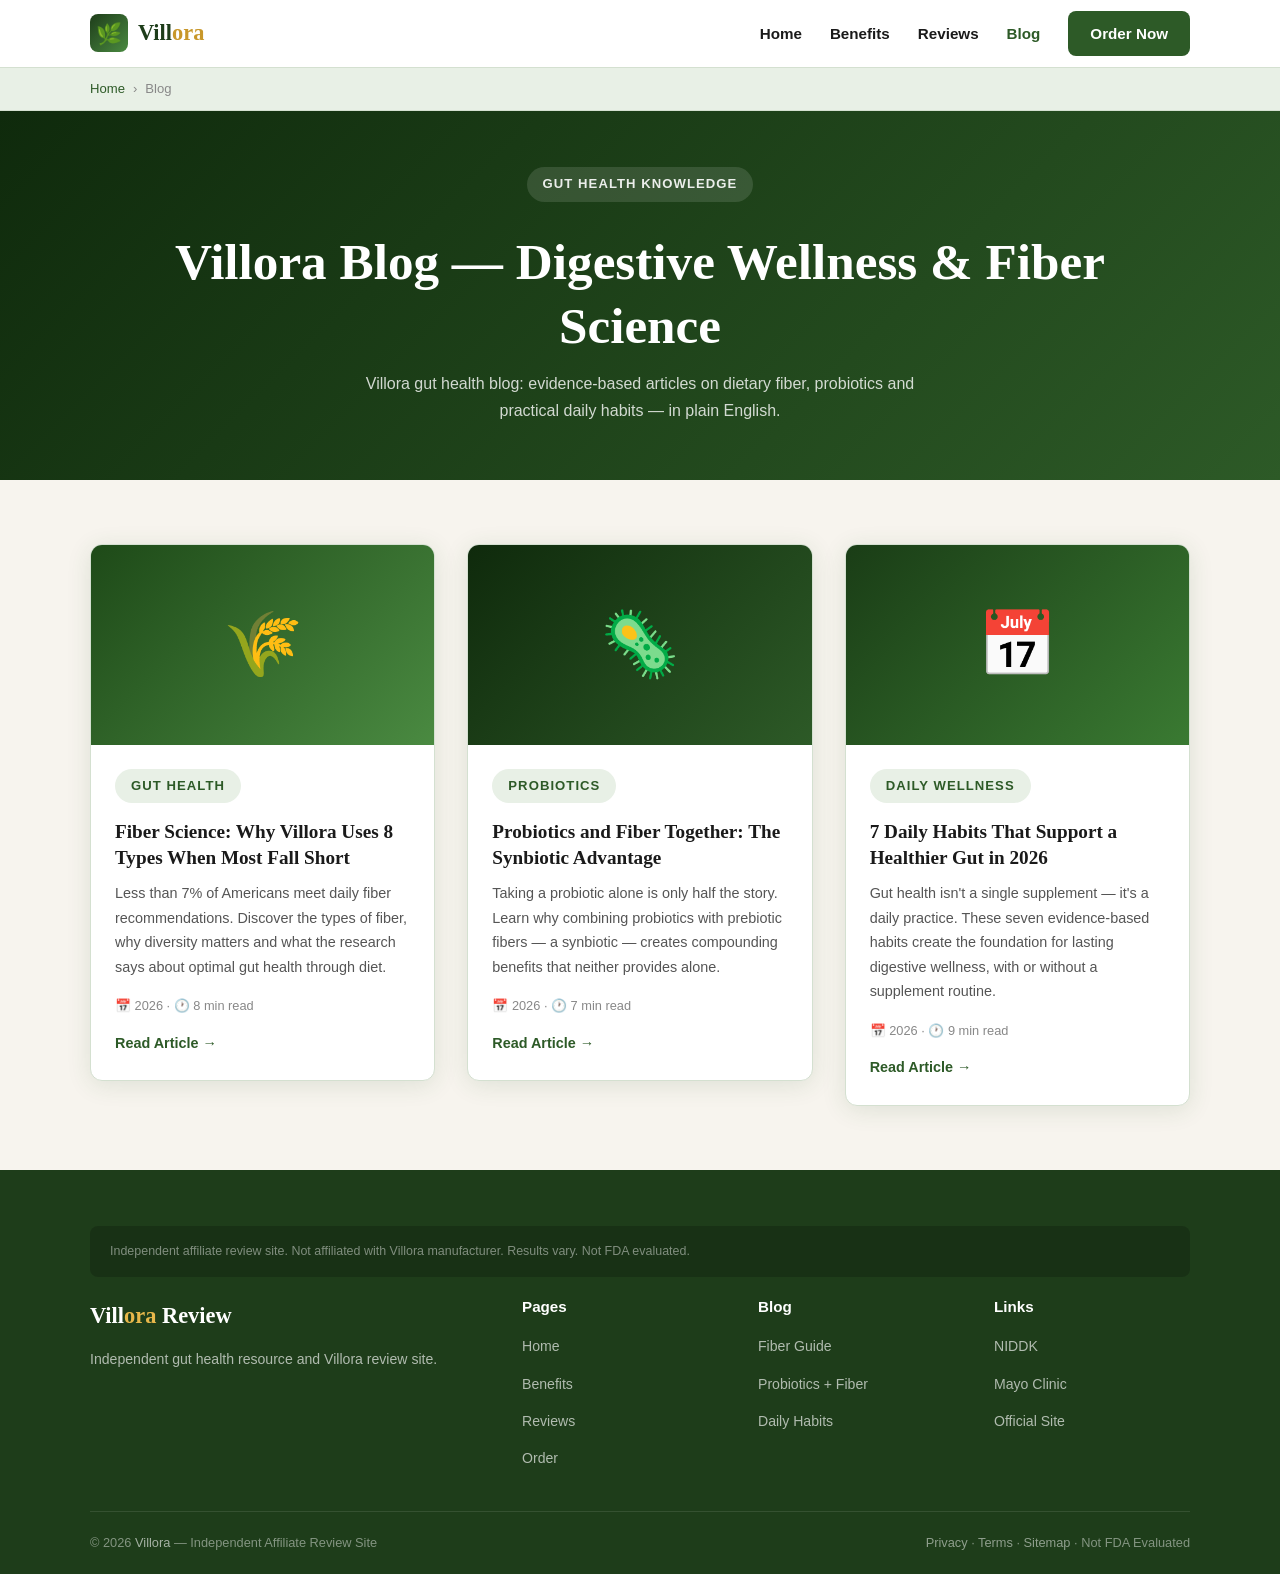
<file: blog/index.html>
<!DOCTYPE html>
<html lang="en">
<head>
<meta charset="UTF-8">
<meta name="viewport" content="width=device-width,initial-scale=1">
<title>Villora Blog — Gut Health, Fiber &amp; Digestive Wellness</title>
<meta name="description" content="Villora gut health blog: dietary fiber science, probiotic research, daily digestive habits. Evidence-based articles to support your gut wellness journey.">
<link rel="canonical" href="https://viillora.vercel.app/blog/">
<meta name="robots" content="index,follow">
<link rel="icon" href="/images/favicon.png" type="image/png">
<script type="application/ld+json">
{
  "@context":"https://schema.org",
  "@type":"WebPage",
  "@id":"https://viillora.vercel.app/blog/#webpage",
  "url":"https://viillora.vercel.app/blog/",
  "name":"Villora Blog — Gut Health, Fiber & Digestive Wellness",
  "description":"Evidence-based articles on gut health, dietary fiber and probiotics. Written for people exploring Villora and gut wellness strategies.",
  "isPartOf":{"@id":"https://viillora.vercel.app/#website"},
  "breadcrumb":{
    "@type":"BreadcrumbList",
    "itemListElement":[
      {"@type":"ListItem","position":1,"name":"Home","item":"https://viillora.vercel.app/"},
      {"@type":"ListItem","position":2,"name":"Blog","item":"https://viillora.vercel.app/blog/"}
    ]
  }
}
</script>
<style>
:root{--green:#2d5a27;--green-dark:#1e3d1a;--gold:#c8972a;--cream:#f7f4ee;--sage:#e8f0e6;--dark:#1a1a1a;--white:#fff;--gray:#555;--border:#d4e0d0}
*,*::before,*::after{box-sizing:border-box;margin:0;padding:0}
body{font-family:Georgia,'Times New Roman',serif;background:var(--cream);color:var(--dark);line-height:1.7}
h1,h2,h3{font-family:Georgia,'Times New Roman',serif;line-height:1.25}
.site-nav{position:sticky;top:0;z-index:1000;background:rgba(255,255,255,0.97);border-bottom:1px solid var(--border);height:68px;display:flex;align-items:center}
.nav-inner{display:flex;align-items:center;justify-content:space-between;height:68px;max-width:1140px;margin:0 auto;padding:0 20px;width:100%}
.nav-logo{display:flex;align-items:center;gap:10px;text-decoration:none;white-space:nowrap}
.nav-logo .logo-icon{width:38px;height:38px;min-width:38px;background:linear-gradient(135deg,#1e3d1a,#4a8a41);border-radius:8px;display:flex;align-items:center;justify-content:center;font-size:1.3rem}
.nav-logo .logo-text{font-size:1.4rem;font-weight:700;color:var(--green-dark);font-family:Georgia,serif}
.nav-logo .logo-text span{color:var(--gold)}
.nav-links{display:flex;align-items:center;gap:28px}
.nav-links a{font-size:0.95rem;font-weight:600;color:var(--dark);text-decoration:none;font-family:Arial,sans-serif}
.nav-links a:hover,.nav-links a.active{color:var(--green)}
.nav-cta{background:var(--green)!important;color:#fff!important;padding:10px 22px;border-radius:8px}
.nav-mobile-toggle{display:none;background:none;border:none;cursor:pointer;padding:8px;flex-direction:column;gap:5px}
.nav-mobile-toggle span{display:block;width:24px;height:2px;background:var(--dark)}
.mobile-nav{display:none;position:fixed;top:68px;left:0;right:0;background:#fff;border-bottom:1px solid var(--border);padding:20px;z-index:999;flex-direction:column;gap:16px;box-shadow:0 4px 24px rgba(0,0,0,0.1)}
.mobile-nav.open{display:flex}
.mobile-nav a{font-size:1rem;font-weight:600;color:var(--dark);padding:8px 0;border-bottom:1px solid var(--border);text-decoration:none}
.container{max-width:1140px;margin:0 auto;padding:0 20px}
.breadcrumb{background:var(--sage);border-bottom:1px solid var(--border);padding:10px 0}
.breadcrumb-inner{display:flex;align-items:center;gap:8px;font-size:0.82rem;font-family:Arial,sans-serif;color:#888}
.breadcrumb-inner a{color:var(--green);text-decoration:none}
.section-label{display:inline-block;background:var(--sage);color:var(--green);font-size:0.82rem;font-weight:700;text-transform:uppercase;letter-spacing:0.08em;padding:6px 16px;border-radius:20px;margin-bottom:16px;font-family:Arial,sans-serif}
.btn{display:inline-flex;align-items:center;font-weight:700;padding:14px 28px;border-radius:8px;text-decoration:none;transition:all 0.3s;font-family:Arial,sans-serif}
.btn-green{background:var(--green);color:#fff}
.btn-green:hover{background:var(--green-dark)}
@media(max-width:900px){.nav-links{display:none}.nav-mobile-toggle{display:flex}}
</style>
<link rel="preload" href="/css/style.css" as="style" onload="this.onload=null;this.rel='stylesheet'">
<noscript><link rel="stylesheet" href="/css/style.css"></noscript>
</head>
<body>
<nav class="site-nav" role="navigation">
  <div class="nav-inner">
    <a href="/" class="nav-logo"><div class="logo-icon">🌿</div><div class="logo-text">Vill<span>ora</span></div></a>
    <div class="nav-links">
      <a href="/">Home</a><a href="/benefits.html">Benefits</a><a href="/reviews.html">Reviews</a><a href="/blog/" class="active">Blog</a><a href="/order.html" class="nav-cta">Order Now</a>
    </div>
    <button class="nav-mobile-toggle" aria-label="Open menu"><span></span><span></span><span></span></button>
  </div>
</nav>
<div class="mobile-nav"><a href="/">Home</a><a href="/benefits.html">Benefits</a><a href="/reviews.html">Reviews</a><a href="/blog/">Blog</a><a href="/order.html">Order Now</a></div>

<nav class="breadcrumb" aria-label="Breadcrumb">
  <div class="container"><div class="breadcrumb-inner"><a href="/">Home</a><span>›</span><span aria-current="page">Blog</span></div></div>
</nav>

<section style="background:linear-gradient(135deg,#0f2a0c,#2d5a27);padding:56px 0;color:#fff;text-align:center">
  <div class="container">
    <div class="section-label" style="background:rgba(255,255,255,0.12);color:rgba(255,255,255,0.9)">Gut Health Knowledge</div>
    <h1 style="color:#fff;margin:12px 0">Villora Blog — Digestive Wellness &amp; Fiber Science</h1>
    <p style="color:rgba(255,255,255,0.8);font-family:Arial,sans-serif;max-width:560px;margin:0 auto">Villora gut health blog: evidence-based articles on dietary fiber, probiotics and practical daily habits — in plain English.</p>
  </div>
</section>

<section style="padding:64px 0">
  <div class="container">
    <div class="grid-3">
      <article>
        <a href="/blog/villora-fiber-gut-health-guide.html" style="display:block;text-decoration:none;color:inherit;background:#fff;border-radius:12px;overflow:hidden;border:1px solid var(--border);box-shadow:0 4px 24px rgba(45,90,39,0.12);transition:all 0.3s">
          <div style="background:linear-gradient(135deg,#1e4a18,#4a8a41);height:200px;display:flex;align-items:center;justify-content:center;font-size:4rem">🌾</div>
          <div style="padding:24px">
            <div class="section-label">Gut Health</div>
            <h2 style="font-size:1.2rem;margin-bottom:10px;line-height:1.35">Fiber Science: Why Villora Uses 8 Types When Most Fall Short</h2>
            <p style="font-family:Arial,sans-serif;font-size:0.9rem;color:var(--gray);margin-bottom:16px">Less than 7% of Americans meet daily fiber recommendations. Discover the types of fiber, why diversity matters and what the research says about optimal gut health through diet.</p>
            <div style="font-family:Arial,sans-serif;font-size:0.8rem;color:#888;margin-bottom:12px">📅 2026 · 🕐 8 min read</div>
            <span style="color:var(--green);font-weight:600;font-family:Arial,sans-serif;font-size:0.9rem">Read Article →</span>
          </div>
        </a>
      </article>
      <article>
        <a href="/blog/villora-probiotics-and-fiber.html" style="display:block;text-decoration:none;color:inherit;background:#fff;border-radius:12px;overflow:hidden;border:1px solid var(--border);box-shadow:0 4px 24px rgba(45,90,39,0.12);transition:all 0.3s">
          <div style="background:linear-gradient(135deg,#0f2a0c,#2d5a27);height:200px;display:flex;align-items:center;justify-content:center;font-size:4rem">🦠</div>
          <div style="padding:24px">
            <div class="section-label">Probiotics</div>
            <h2 style="font-size:1.2rem;margin-bottom:10px;line-height:1.35">Probiotics and Fiber Together: The Synbiotic Advantage</h2>
            <p style="font-family:Arial,sans-serif;font-size:0.9rem;color:var(--gray);margin-bottom:16px">Taking a probiotic alone is only half the story. Learn why combining probiotics with prebiotic fibers — a synbiotic — creates compounding benefits that neither provides alone.</p>
            <div style="font-family:Arial,sans-serif;font-size:0.8rem;color:#888;margin-bottom:12px">📅 2026 · 🕐 7 min read</div>
            <span style="color:var(--green);font-weight:600;font-family:Arial,sans-serif;font-size:0.9rem">Read Article →</span>
          </div>
        </a>
      </article>
      <article>
        <a href="/blog/villora-gut-health-daily-habits.html" style="display:block;text-decoration:none;color:inherit;background:#fff;border-radius:12px;overflow:hidden;border:1px solid var(--border);box-shadow:0 4px 24px rgba(45,90,39,0.12);transition:all 0.3s">
          <div style="background:linear-gradient(135deg,#1a3d16,#3a7a32);height:200px;display:flex;align-items:center;justify-content:center;font-size:4rem">📅</div>
          <div style="padding:24px">
            <div class="section-label">Daily Wellness</div>
            <h2 style="font-size:1.2rem;margin-bottom:10px;line-height:1.35">7 Daily Habits That Support a Healthier Gut in 2026</h2>
            <p style="font-family:Arial,sans-serif;font-size:0.9rem;color:var(--gray);margin-bottom:16px">Gut health isn't a single supplement — it's a daily practice. These seven evidence-based habits create the foundation for lasting digestive wellness, with or without a supplement routine.</p>
            <div style="font-family:Arial,sans-serif;font-size:0.8rem;color:#888;margin-bottom:12px">📅 2026 · 🕐 9 min read</div>
            <span style="color:var(--green);font-weight:600;font-family:Arial,sans-serif;font-size:0.9rem">Read Article →</span>
          </div>
        </a>
      </article>
    </div>
  </div>
</section>

<footer class="site-footer" role="contentinfo">
  <div class="container">
    <div class="footer-disclaimer">Independent affiliate review site. Not affiliated with Villora manufacturer. Results vary. Not FDA evaluated.</div>
    <div class="footer-grid">
      <div class="footer-brand"><div class="logo-text">Vill<span>ora</span> Review</div><p class="footer-desc">Independent gut health resource and Villora review site.</p></div>
      <div class="footer-col"><h4>Pages</h4><ul><li><a href="/">Home</a></li><li><a href="/benefits.html">Benefits</a></li><li><a href="/reviews.html">Reviews</a></li><li><a href="/order.html">Order</a></li></ul></div>
      <div class="footer-col"><h4>Blog</h4><ul><li><a href="/blog/villora-fiber-gut-health-guide.html">Fiber Guide</a></li><li><a href="/blog/villora-probiotics-and-fiber.html">Probiotics + Fiber</a></li><li><a href="/blog/villora-gut-health-daily-habits.html">Daily Habits</a></li></ul></div>
      <div class="footer-col"><h4>Links</h4><ul><li><a href="https://www.niddk.nih.gov" target="_blank" rel="noopener">NIDDK</a></li><li><a href="https://www.mayoclinic.org" target="_blank" rel="noopener">Mayo Clinic</a></li><li><a href="https://tryvillora.com/adv-myths-bg?from=adv-myths?aff_id=50&subid=viillora" target="_blank" rel="noopener sponsored">Official Site</a></li></ul></div>
    </div>
    <div class="footer-bottom"><span>&copy; 2026 <a href="/" style="color:rgba(255,255,255,0.6);text-decoration:none">Villora</a> — Independent Affiliate Review Site</span><span><a href="/privacy.html" style="color:rgba(255,255,255,0.5);text-decoration:none">Privacy</a> · <a href="/terms.html" style="color:rgba(255,255,255,0.5);text-decoration:none">Terms</a> · <a href="/sitemap.xml" style="color:rgba(255,255,255,0.5);text-decoration:none">Sitemap</a> · Not FDA Evaluated</span></div>
  </div>
</footer>
<script src="/js/main.js" defer></script>
</body>
</html>
</file>
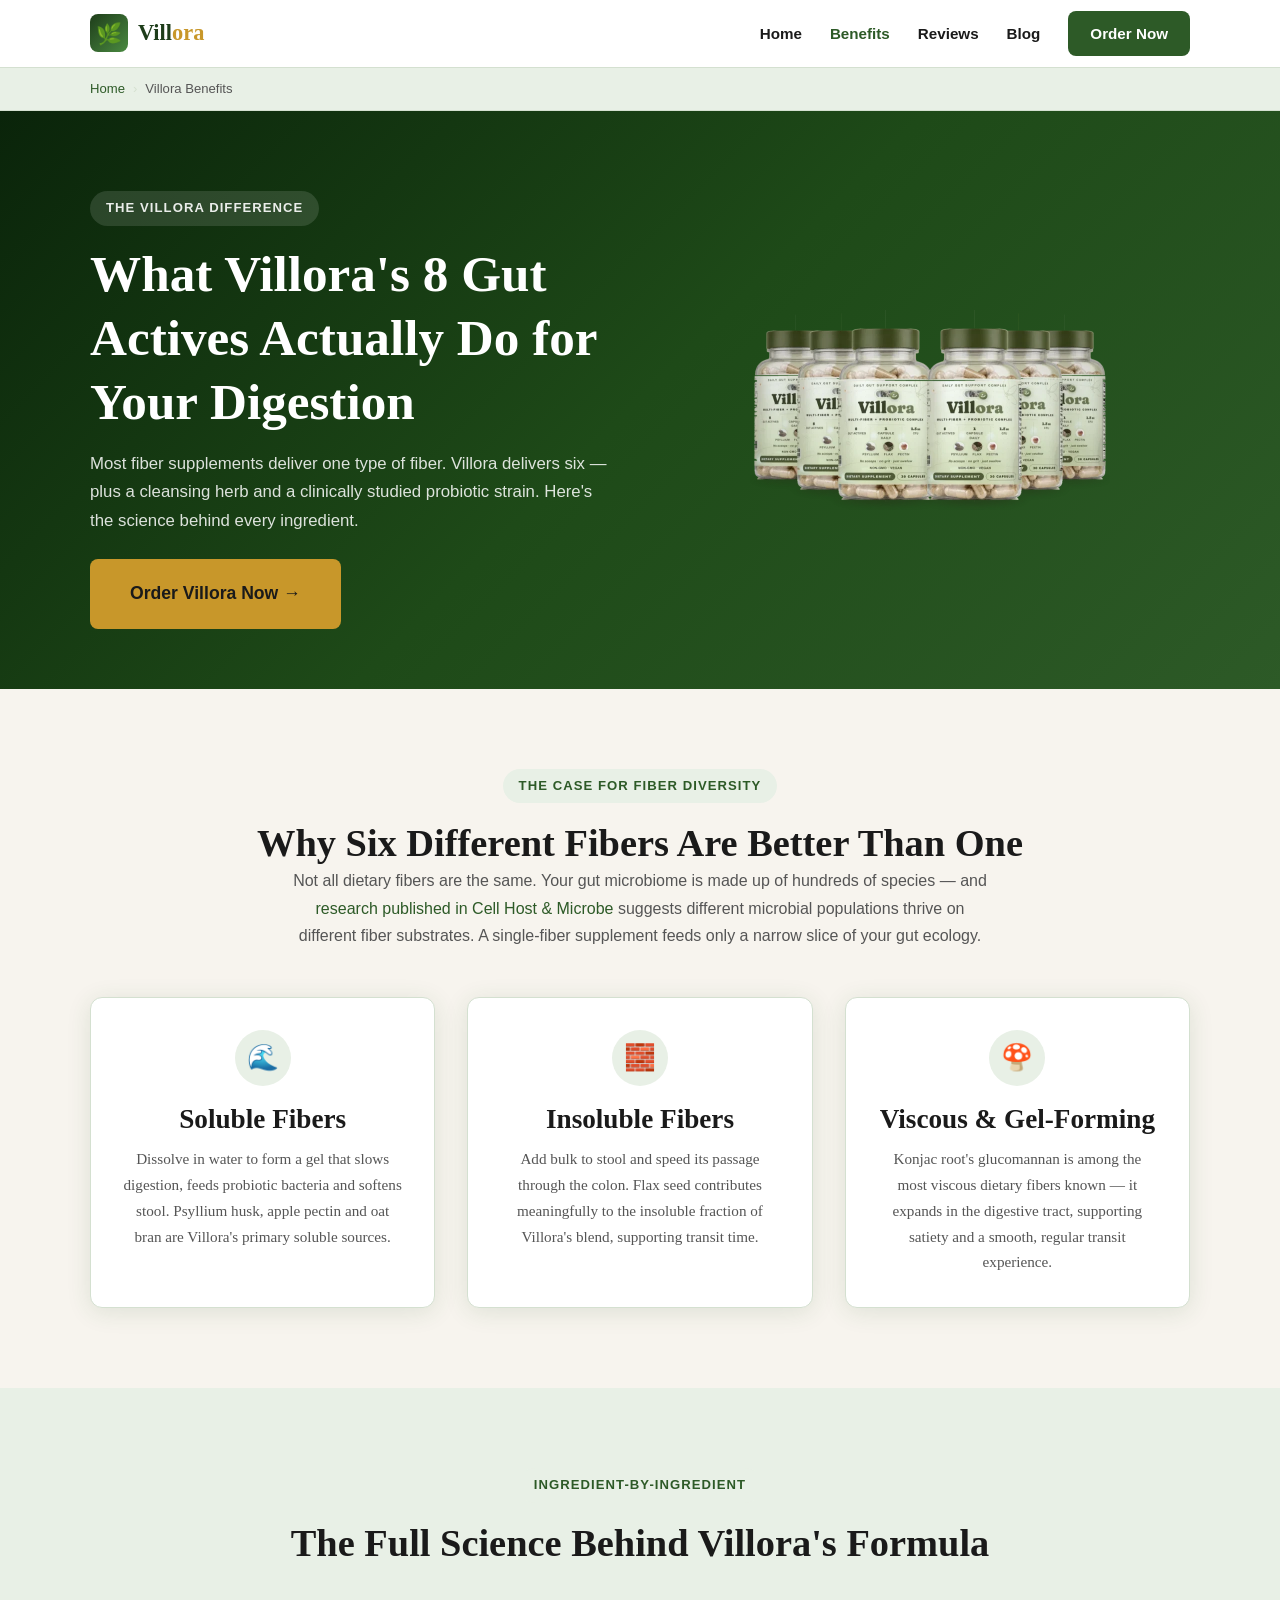
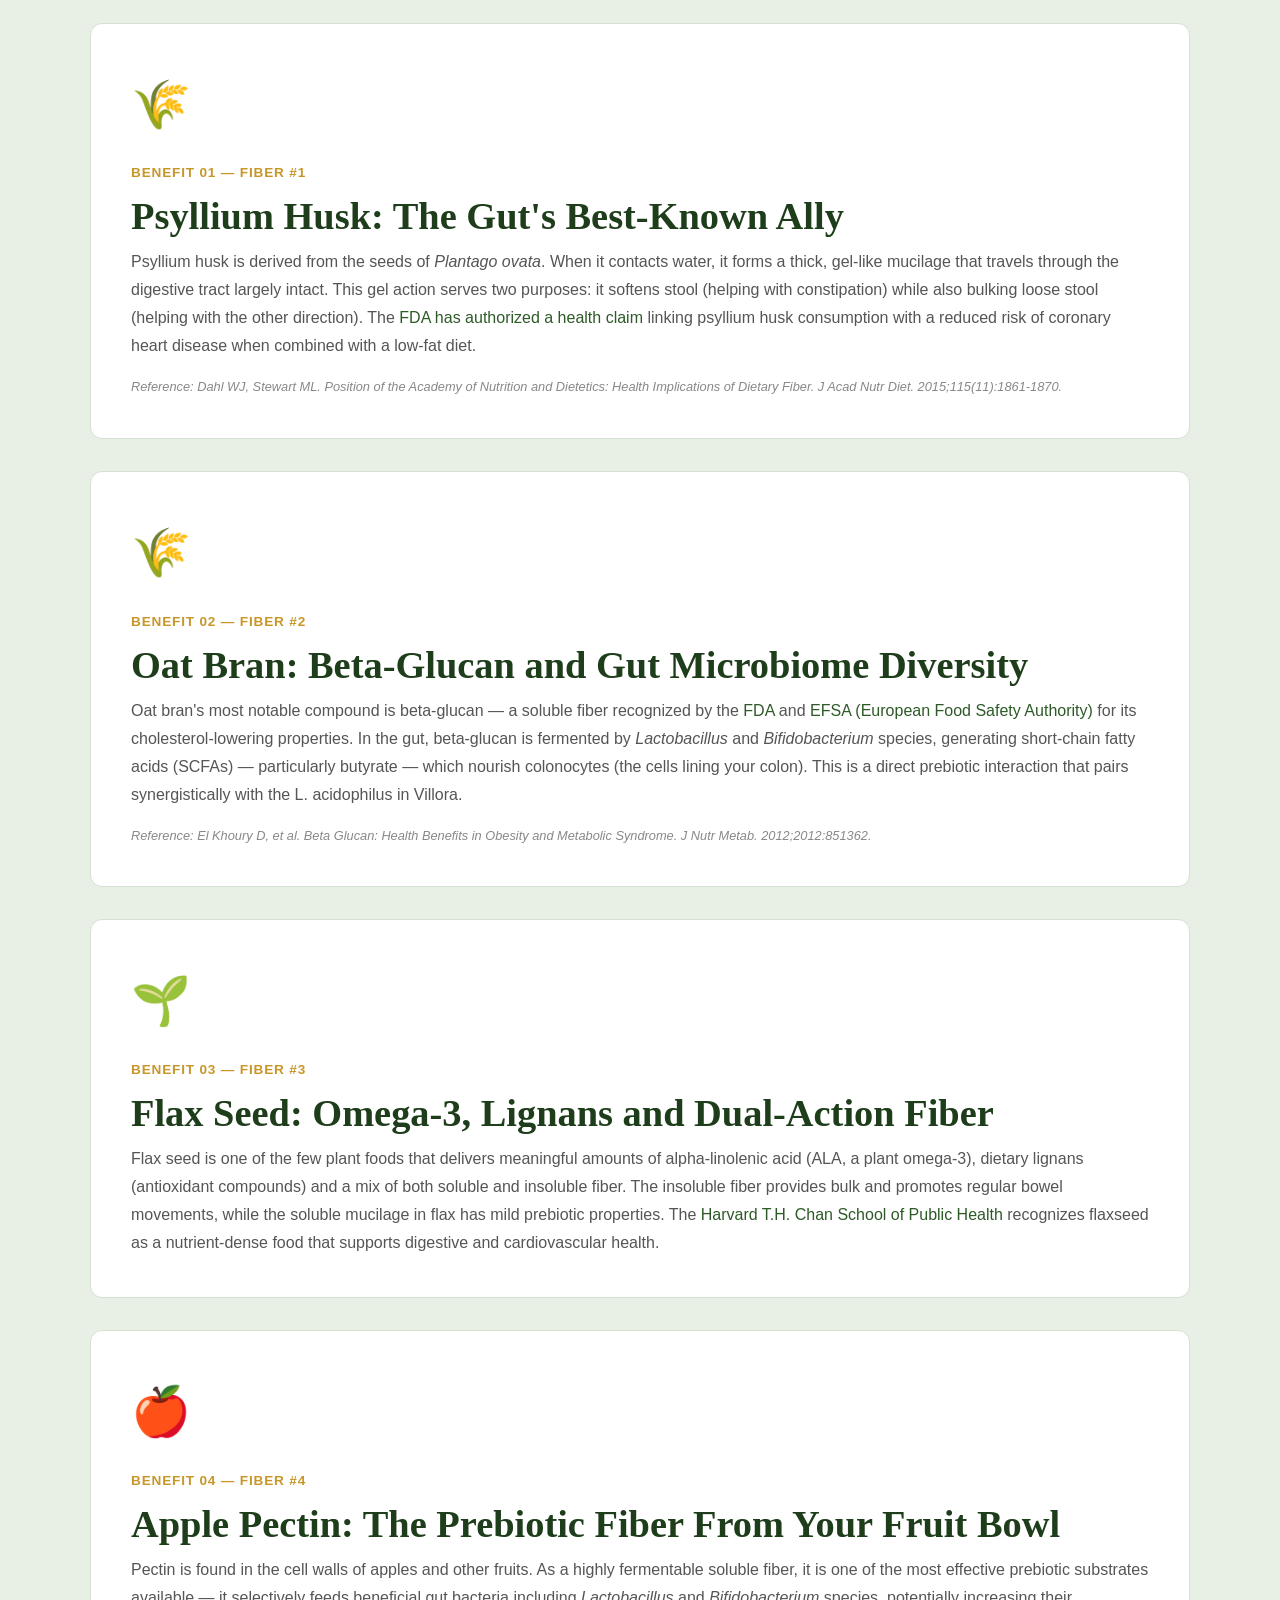
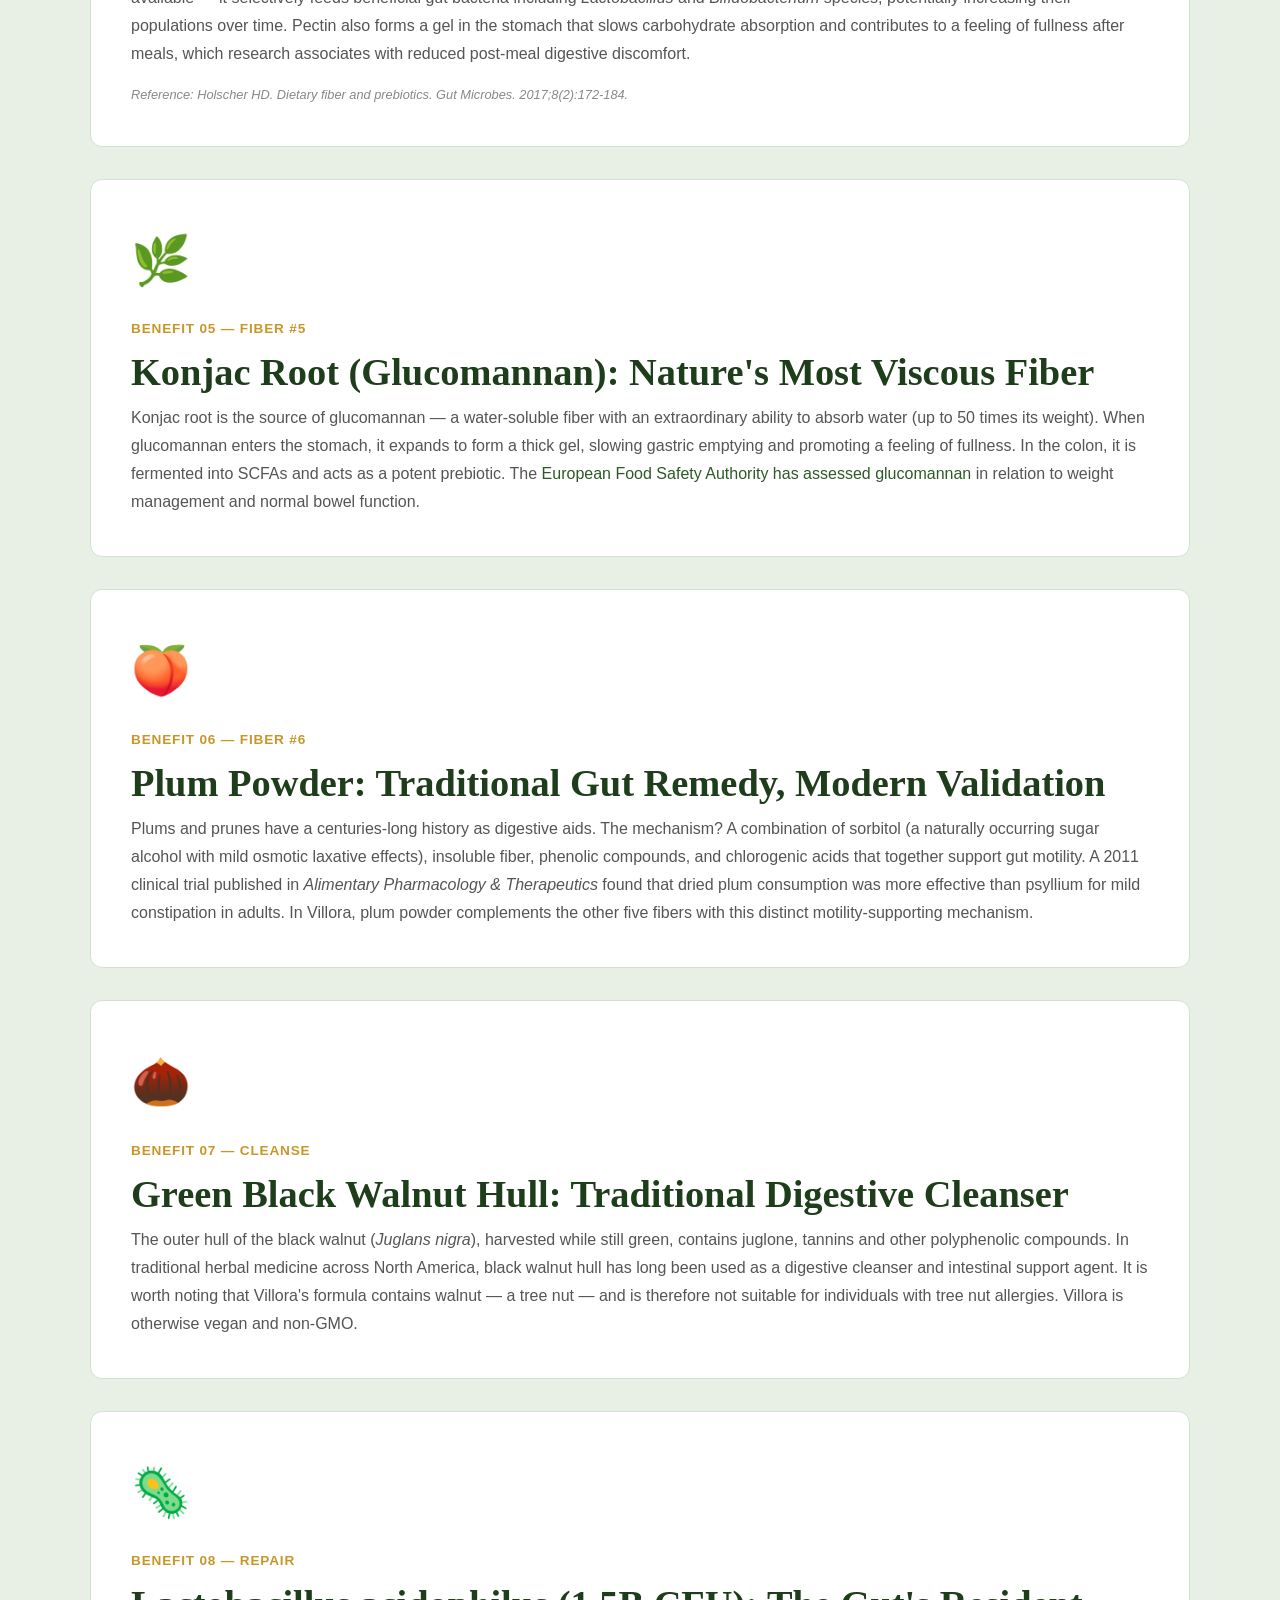
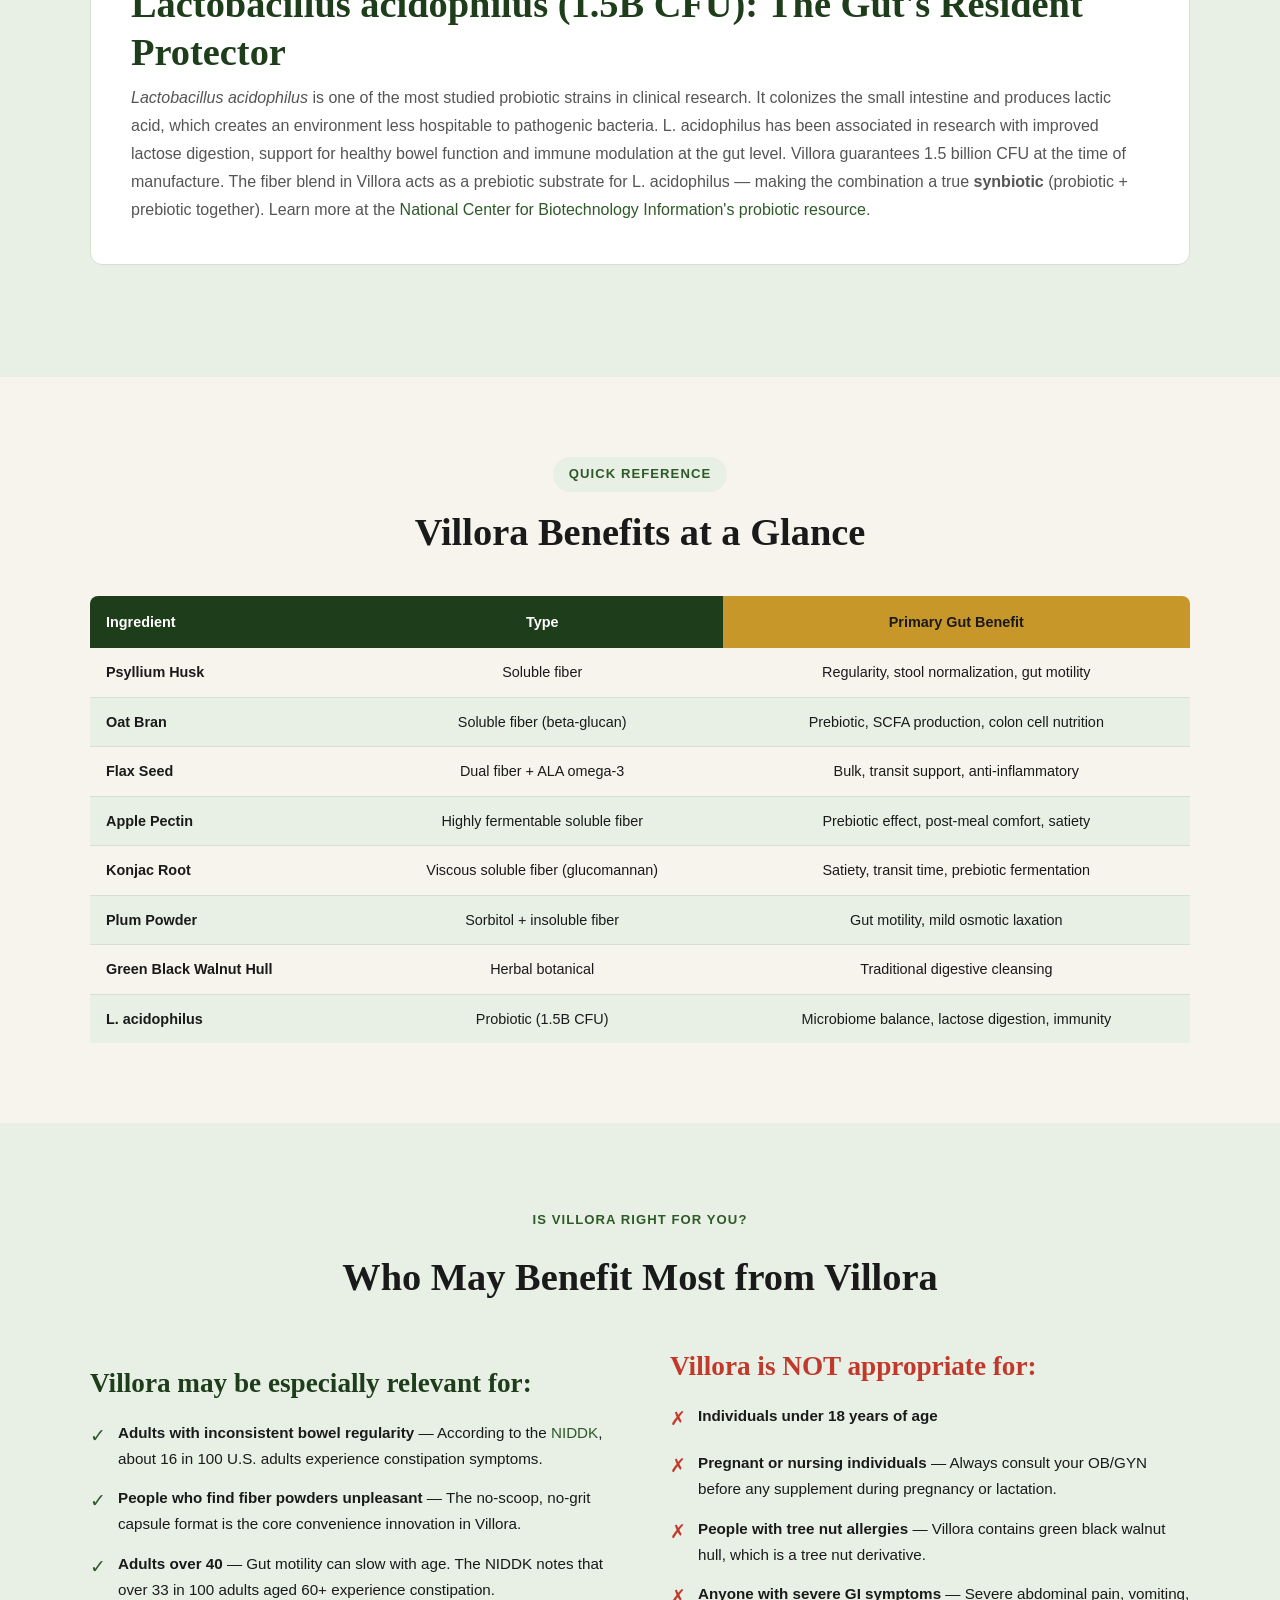
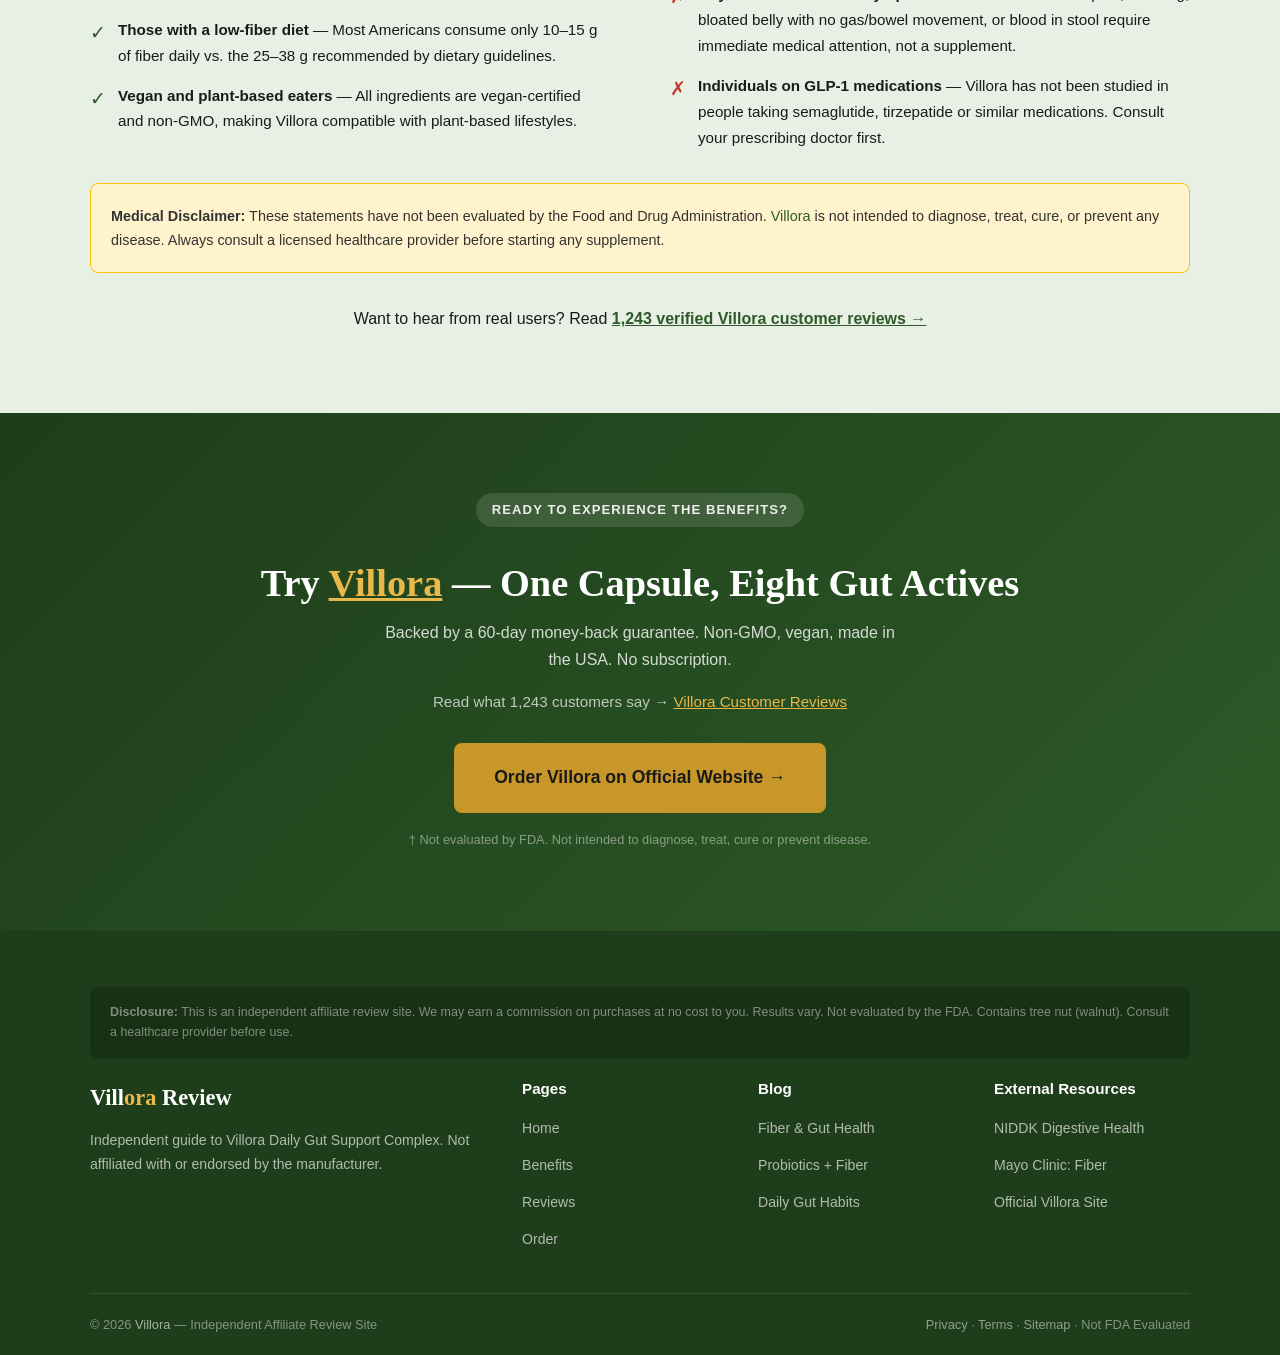
<file: benefits.html>
<!DOCTYPE html>
<html lang="en">
<head>
<meta charset="UTF-8">
<meta name="viewport" content="width=device-width,initial-scale=1">
<title>Villora Benefits — 8 Gut Actives & Fiber Science Explained</title>
<meta name="description" content="Villora's 8 gut actives: psyllium, oat bran, flax, apple pectin, konjac, plum, walnut hull & L. acidophilus. Science-backed digestive benefits per ingredient.">
<link rel="canonical" href="https://viillora.vercel.app/benefits.html">
<meta property="og:type" content="article">
<meta property="og:url" content="https://viillora.vercel.app/benefits.html">
<meta property="og:title" content="Villora Benefits — 8 Gut Actives for Digestive Health">
<meta property="og:description" content="Detailed breakdown of every ingredient in Villora and the digestive health benefit each one supports.">
<meta property="og:image" content="https://viillora.vercel.app/images/villora-2-bottle-pack.webp">
<meta name="robots" content="index,follow">
<link rel="icon" href="/images/favicon.png" type="image/png">
<link rel="preload" as="image" href="/images/villora-6-bottles-guarantee.webp" fetchpriority="high">
<style>
:root{--green:#2d5a27;--green-dark:#1e3d1a;--gold:#c8972a;--gold-light:#e8b84b;--cream:#f7f4ee;--sage:#e8f0e6;--dark:#1a1a1a;--white:#fff;--gray:#555;--border:#d4e0d0}
*,*::before,*::after{box-sizing:border-box;margin:0;padding:0}
body{font-family:Georgia,'Times New Roman',serif;background:var(--cream);color:var(--dark);line-height:1.7}
h1,h2,h3,h4,h5,h6{font-family:Georgia,'Times New Roman',serif;line-height:1.25}
.site-nav{position:sticky;top:0;z-index:1000;background:rgba(255,255,255,0.97);border-bottom:1px solid var(--border);height:68px;display:flex;align-items:center}
.nav-inner{display:flex;align-items:center;justify-content:space-between;height:68px;max-width:1140px;margin:0 auto;padding:0 20px;width:100%}
.nav-logo{display:flex;align-items:center;gap:10px;text-decoration:none;white-space:nowrap}
.nav-logo .logo-icon{width:38px;height:38px;min-width:38px;background:linear-gradient(135deg,#1e3d1a,#4a8a41);border-radius:8px;display:flex;align-items:center;justify-content:center;font-size:1.3rem}
.nav-logo .logo-text{font-size:1.4rem;font-weight:700;color:var(--green-dark);font-family:Georgia,serif}
.nav-logo .logo-text span{color:var(--gold)}
.nav-links{display:flex;align-items:center;gap:28px}
.nav-links a{font-size:0.95rem;font-weight:600;color:var(--dark);text-decoration:none;transition:color 0.3s;font-family:Arial,sans-serif}
.nav-links a:hover,.nav-links a.active{color:var(--green)}
.nav-cta{background:var(--green)!important;color:#fff!important;padding:10px 22px;border-radius:8px}
.nav-cta:hover{background:#1e3d1a!important}
.nav-mobile-toggle{display:none;background:none;border:none;cursor:pointer;padding:8px;flex-direction:column;gap:5px}
.nav-mobile-toggle span{display:block;width:24px;height:2px;background:var(--dark)}
.mobile-nav{display:none;position:fixed;top:68px;left:0;right:0;background:#fff;border-bottom:1px solid var(--border);padding:20px;z-index:999;flex-direction:column;gap:16px;box-shadow:0 4px 24px rgba(0,0,0,0.1)}
.mobile-nav.open{display:flex}
.mobile-nav a{font-size:1rem;font-weight:600;color:var(--dark);padding:8px 0;border-bottom:1px solid var(--border);text-decoration:none}
.container{max-width:1140px;margin:0 auto;padding:0 20px}
.section{padding:80px 0}
.breadcrumb{background:var(--sage);border-bottom:1px solid var(--border);padding:10px 0;min-height:40px}
.breadcrumb-inner{display:flex;align-items:center;gap:8px;font-size:0.82rem;font-family:Arial,sans-serif;color:#888}
.breadcrumb-inner a{color:var(--green);text-decoration:none}
.breadcrumb-inner .sep{color:var(--border)}
.btn{display:inline-flex;align-items:center;justify-content:center;gap:8px;font-weight:700;padding:16px 32px;border-radius:8px;text-decoration:none;transition:all 0.3s;font-size:1rem;font-family:Arial,sans-serif;white-space:nowrap}
.btn-primary{background:var(--gold);color:var(--dark)}
.btn-primary:hover{background:var(--gold-light);transform:translateY(-2px)}
.btn-green{background:var(--green);color:#fff}
.btn-green:hover{background:var(--green-dark);transform:translateY(-2px)}
.btn-lg{padding:20px 40px;font-size:1.1rem}
.section-label{display:inline-block;background:var(--sage);color:var(--green);font-size:0.82rem;font-weight:700;text-transform:uppercase;letter-spacing:0.08em;padding:6px 16px;border-radius:20px;margin-bottom:16px;font-family:Arial,sans-serif}
@media(max-width:900px){.nav-links{display:none}.nav-mobile-toggle{display:flex}}
</style>
<link rel="preload" href="/css/style.css" as="style" onload="this.onload=null;this.rel='stylesheet'">
<noscript><link rel="stylesheet" href="/css/style.css"></noscript>
<script type="application/ld+json">
{
  "@context":"https://schema.org",
  "@type":"WebPage",
  "@id":"https://viillora.vercel.app/benefits.html",
  "url":"https://viillora.vercel.app/benefits.html",
  "name":"Villora Benefits — 8 Gut Actives for Digestive Health",
  "description":"Detailed breakdown of how each of Villora's 8 gut actives — fibers, walnut hull and L. acidophilus — supports digestive regularity, gut microbiome balance and overall gut wellness.",
  "isPartOf":{"@id":"https://viillora.vercel.app/#website"},
  "breadcrumb":{
    "@type":"BreadcrumbList",
    "itemListElement":[
      {"@type":"ListItem","position":1,"name":"Home","item":"https://viillora.vercel.app/"},
      {"@type":"ListItem","position":2,"name":"Villora Benefits","item":"https://viillora.vercel.app/benefits.html"}
    ]
  }
}
</script>
</head>
<body>

<!-- NAV -->
<nav class="site-nav" role="navigation" aria-label="Main navigation">
  <div class="nav-inner">
    <a href="/" class="nav-logo" aria-label="Villora Home">
      <div class="logo-icon" aria-hidden="true">🌿</div>
      <div class="logo-text">Vill<span>ora</span></div>
    </a>
    <div class="nav-links">
      <a href="/">Home</a>
      <a href="/benefits.html" class="active">Benefits</a>
      <a href="/reviews.html">Reviews</a>
      <a href="/blog/">Blog</a>
      <a href="/order.html" class="nav-cta">Order Now</a>
    </div>
    <button class="nav-mobile-toggle" aria-label="Open menu" aria-expanded="false">
      <span></span><span></span><span></span>
    </button>
  </div>
</nav>
<div class="mobile-nav" id="mobile-nav">
  <a href="/">Home</a><a href="/benefits.html">Benefits</a><a href="/reviews.html">Reviews</a><a href="/blog/">Blog</a><a href="/order.html">Order Now</a>
</div>

<!-- BREADCRUMB -->
<nav class="breadcrumb" aria-label="Breadcrumb">
  <div class="container">
    <div class="breadcrumb-inner">
      <a href="/">Home</a><span class="sep">›</span><span class="current" aria-current="page">Villora Benefits</span>
    </div>
  </div>
</nav>

<!-- HERO -->
<section class="benefits-hero" aria-labelledby="benefits-hero-heading">
  <div class="container">
    <div class="grid-2">
      <div>
        <div class="section-label" style="background:rgba(255,255,255,0.12);color:rgba(255,255,255,0.9)">The Villora Difference</div>
        <h1 id="benefits-hero-heading" style="color:#fff;margin-bottom:16px">What Villora's 8 Gut Actives Actually Do for Your Digestion</h1>
        <p style="color:rgba(255,255,255,0.85);font-family:Arial,sans-serif;font-size:1.05rem;margin-bottom:24px">Most fiber supplements deliver one type of fiber. Villora delivers six — plus a cleansing herb and a clinically studied probiotic strain. Here's the science behind every ingredient.</p>
        <a href="/order.html" class="btn btn-primary btn-lg">Order Villora Now →</a>
      </div>
      <div style="display:flex;justify-content:center;align-items:center;height:360px">
        <img src="/images/villora-6-bottles-guarantee.webp" alt="Villora 6-bottle pack with 60-day guarantee" width="360" height="360" style="object-fit:contain;width:360px;height:360px" loading="eager">
      </div>
    </div>
  </div>
</section>

<!-- WHY MULTI-FIBER -->
<section class="section" aria-labelledby="multi-fiber-heading">
  <div class="container">
    <div class="text-center" style="margin-bottom:48px">
      <div class="section-label">The Case for Fiber Diversity</div>
      <h2 id="multi-fiber-heading">Why Six Different Fibers Are Better Than One</h2>
      <p style="color:var(--gray);max-width:700px;margin:0 auto;font-family:Arial,sans-serif">Not all dietary fibers are the same. Your gut microbiome is made up of hundreds of species — and <a href="https://www.ncbi.nlm.nih.gov/pmc/articles/PMC6124841/" target="_blank" rel="noopener" style="color:var(--green)">research published in Cell Host &amp; Microbe</a> suggests different microbial populations thrive on different fiber substrates. A single-fiber supplement feeds only a narrow slice of your gut ecology.</p>
    </div>
    <div class="grid-3">
      <div class="card text-center">
        <div class="card-icon" style="margin:0 auto 16px">🌊</div>
        <h3>Soluble Fibers</h3>
        <p>Dissolve in water to form a gel that slows digestion, feeds probiotic bacteria and softens stool. Psyllium husk, apple pectin and oat bran are Villora's primary soluble sources.</p>
      </div>
      <div class="card text-center">
        <div class="card-icon" style="margin:0 auto 16px">🧱</div>
        <h3>Insoluble Fibers</h3>
        <p>Add bulk to stool and speed its passage through the colon. Flax seed contributes meaningfully to the insoluble fraction of Villora's blend, supporting transit time.</p>
      </div>
      <div class="card text-center">
        <div class="card-icon" style="margin:0 auto 16px">🍄</div>
        <h3>Viscous &amp; Gel-Forming</h3>
        <p>Konjac root's glucomannan is among the most viscous dietary fibers known — it expands in the digestive tract, supporting satiety and a smooth, regular transit experience.</p>
      </div>
    </div>
  </div>
</section>

<!-- BENEFITS DEEP DIVE -->
<section class="sage-bg section" aria-labelledby="benefits-detail-heading">
  <div class="container">
    <div class="text-center" style="margin-bottom:56px">
      <div class="section-label">Ingredient-by-Ingredient</div>
      <h2 id="benefits-detail-heading">The Full Science Behind Villora's Formula</h2>
    </div>

    <div class="benefit-deep-card">
      <div class="benefit-icon-large">🌾</div>
      <div class="benefit-number">Benefit 01 — Fiber #1</div>
      <h2>Psyllium Husk: The Gut's Best-Known Ally</h2>
      <p>Psyllium husk is derived from the seeds of <em>Plantago ovata</em>. When it contacts water, it forms a thick, gel-like mucilage that travels through the digestive tract largely intact. This gel action serves two purposes: it softens stool (helping with constipation) while also bulking loose stool (helping with the other direction). The <a href="https://www.fda.gov/food/cfsan-constituent-updates/soluble-fiber-psyllium-heart-health" target="_blank" rel="noopener" style="color:var(--green)">FDA has authorized a health claim</a> linking psyllium husk consumption with a reduced risk of coronary heart disease when combined with a low-fat diet.</p>
      <div class="science-ref">Reference: Dahl WJ, Stewart ML. Position of the Academy of Nutrition and Dietetics: Health Implications of Dietary Fiber. J Acad Nutr Diet. 2015;115(11):1861-1870.</div>
    </div>

    <div class="benefit-deep-card">
      <div class="benefit-icon-large">🌾</div>
      <div class="benefit-number">Benefit 02 — Fiber #2</div>
      <h2>Oat Bran: Beta-Glucan and Gut Microbiome Diversity</h2>
      <p>Oat bran's most notable compound is beta-glucan — a soluble fiber recognized by the <a href="https://www.fda.gov/food/cfsan-constituent-updates/fda-allows-qualified-health-claim-beta-glucan-soluble-fiber" target="_blank" rel="noopener" style="color:var(--green)">FDA</a> and <a href="https://efsa.onlinelibrary.wiley.com/doi/10.2903/j.efsa.2011.2028" target="_blank" rel="noopener" style="color:var(--green)">EFSA (European Food Safety Authority)</a> for its cholesterol-lowering properties. In the gut, beta-glucan is fermented by <em>Lactobacillus</em> and <em>Bifidobacterium</em> species, generating short-chain fatty acids (SCFAs) — particularly butyrate — which nourish colonocytes (the cells lining your colon). This is a direct prebiotic interaction that pairs synergistically with the L. acidophilus in Villora.</p>
      <div class="science-ref">Reference: El Khoury D, et al. Beta Glucan: Health Benefits in Obesity and Metabolic Syndrome. J Nutr Metab. 2012;2012:851362.</div>
    </div>

    <div class="benefit-deep-card">
      <div class="benefit-icon-large">🌱</div>
      <div class="benefit-number">Benefit 03 — Fiber #3</div>
      <h2>Flax Seed: Omega-3, Lignans and Dual-Action Fiber</h2>
      <p>Flax seed is one of the few plant foods that delivers meaningful amounts of alpha-linolenic acid (ALA, a plant omega-3), dietary lignans (antioxidant compounds) and a mix of both soluble and insoluble fiber. The insoluble fiber provides bulk and promotes regular bowel movements, while the soluble mucilage in flax has mild prebiotic properties. The <a href="https://www.hsph.harvard.edu/nutritionsource/food-features/flaxseeds/" target="_blank" rel="noopener" style="color:var(--green)">Harvard T.H. Chan School of Public Health</a> recognizes flaxseed as a nutrient-dense food that supports digestive and cardiovascular health.</p>
    </div>

    <div class="benefit-deep-card">
      <div class="benefit-icon-large">🍎</div>
      <div class="benefit-number">Benefit 04 — Fiber #4</div>
      <h2>Apple Pectin: The Prebiotic Fiber From Your Fruit Bowl</h2>
      <p>Pectin is found in the cell walls of apples and other fruits. As a highly fermentable soluble fiber, it is one of the most effective prebiotic substrates available — it selectively feeds beneficial gut bacteria including <em>Lactobacillus</em> and <em>Bifidobacterium</em> species, potentially increasing their populations over time. Pectin also forms a gel in the stomach that slows carbohydrate absorption and contributes to a feeling of fullness after meals, which research associates with reduced post-meal digestive discomfort.</p>
      <div class="science-ref">Reference: Holscher HD. Dietary fiber and prebiotics. Gut Microbes. 2017;8(2):172-184.</div>
    </div>

    <div class="benefit-deep-card">
      <div class="benefit-icon-large">🌿</div>
      <div class="benefit-number">Benefit 05 — Fiber #5</div>
      <h2>Konjac Root (Glucomannan): Nature's Most Viscous Fiber</h2>
      <p>Konjac root is the source of glucomannan — a water-soluble fiber with an extraordinary ability to absorb water (up to 50 times its weight). When glucomannan enters the stomach, it expands to form a thick gel, slowing gastric emptying and promoting a feeling of fullness. In the colon, it is fermented into SCFAs and acts as a potent prebiotic. The <a href="https://www.ncbi.nlm.nih.gov/pmc/articles/PMC3892933/" target="_blank" rel="noopener" style="color:var(--green)">European Food Safety Authority has assessed glucomannan</a> in relation to weight management and normal bowel function.</p>
    </div>

    <div class="benefit-deep-card">
      <div class="benefit-icon-large">🍑</div>
      <div class="benefit-number">Benefit 06 — Fiber #6</div>
      <h2>Plum Powder: Traditional Gut Remedy, Modern Validation</h2>
      <p>Plums and prunes have a centuries-long history as digestive aids. The mechanism? A combination of sorbitol (a naturally occurring sugar alcohol with mild osmotic laxative effects), insoluble fiber, phenolic compounds, and chlorogenic acids that together support gut motility. A 2011 clinical trial published in <em>Alimentary Pharmacology &amp; Therapeutics</em> found that dried plum consumption was more effective than psyllium for mild constipation in adults. In Villora, plum powder complements the other five fibers with this distinct motility-supporting mechanism.</p>
    </div>

    <div class="benefit-deep-card">
      <div class="benefit-icon-large">🌰</div>
      <div class="benefit-number">Benefit 07 — Cleanse</div>
      <h2>Green Black Walnut Hull: Traditional Digestive Cleanser</h2>
      <p>The outer hull of the black walnut (<em>Juglans nigra</em>), harvested while still green, contains juglone, tannins and other polyphenolic compounds. In traditional herbal medicine across North America, black walnut hull has long been used as a digestive cleanser and intestinal support agent. It is worth noting that Villora's formula contains walnut — a tree nut — and is therefore not suitable for individuals with tree nut allergies. Villora is otherwise vegan and non-GMO.</p>
    </div>

    <div class="benefit-deep-card">
      <div class="benefit-icon-large">🦠</div>
      <div class="benefit-number">Benefit 08 — Repair</div>
      <h2>Lactobacillus acidophilus (1.5B CFU): The Gut's Resident Protector</h2>
      <p><em>Lactobacillus acidophilus</em> is one of the most studied probiotic strains in clinical research. It colonizes the small intestine and produces lactic acid, which creates an environment less hospitable to pathogenic bacteria. L. acidophilus has been associated in research with improved lactose digestion, support for healthy bowel function and immune modulation at the gut level. Villora guarantees 1.5 billion CFU at the time of manufacture. The fiber blend in Villora acts as a prebiotic substrate for L. acidophilus — making the combination a true <strong>synbiotic</strong> (probiotic + prebiotic together). Learn more at the <a href="https://www.ncbi.nlm.nih.gov/books/NBK92765/" target="_blank" rel="noopener" style="color:var(--green)">National Center for Biotechnology Information's probiotic resource</a>.</p>
    </div>
  </div>
</section>

<!-- BENEFITS SUMMARY TABLE -->
<section class="section" aria-labelledby="benefits-table-heading">
  <div class="container">
    <div class="text-center" style="margin-bottom:40px">
      <div class="section-label">Quick Reference</div>
      <h2 id="benefits-table-heading">Villora Benefits at a Glance</h2>
    </div>
    <div style="overflow-x:auto">
      <table class="compare-table" aria-label="Villora ingredient benefits summary">
        <thead>
          <tr>
            <th>Ingredient</th>
            <th>Type</th>
            <th>Primary Gut Benefit</th>
          </tr>
        </thead>
        <tbody>
          <tr><td>Psyllium Husk</td><td>Soluble fiber</td><td>Regularity, stool normalization, gut motility</td></tr>
          <tr><td>Oat Bran</td><td>Soluble fiber (beta-glucan)</td><td>Prebiotic, SCFA production, colon cell nutrition</td></tr>
          <tr><td>Flax Seed</td><td>Dual fiber + ALA omega-3</td><td>Bulk, transit support, anti-inflammatory</td></tr>
          <tr><td>Apple Pectin</td><td>Highly fermentable soluble fiber</td><td>Prebiotic effect, post-meal comfort, satiety</td></tr>
          <tr><td>Konjac Root</td><td>Viscous soluble fiber (glucomannan)</td><td>Satiety, transit time, prebiotic fermentation</td></tr>
          <tr><td>Plum Powder</td><td>Sorbitol + insoluble fiber</td><td>Gut motility, mild osmotic laxation</td></tr>
          <tr><td>Green Black Walnut Hull</td><td>Herbal botanical</td><td>Traditional digestive cleansing</td></tr>
          <tr><td>L. acidophilus</td><td>Probiotic (1.5B CFU)</td><td>Microbiome balance, lactose digestion, immunity</td></tr>
        </tbody>
      </table>
    </div>
  </div>
</section>

<!-- WHO BENEFITS -->
<section class="sage-bg section" aria-labelledby="who-benefits-heading">
  <div class="container">
    <div class="text-center" style="margin-bottom:48px">
      <div class="section-label">Is Villora Right for You?</div>
      <h2 id="who-benefits-heading">Who May Benefit Most from Villora</h2>
    </div>
    <div class="grid-2">
      <div>
        <h3 style="color:var(--green-dark);margin-bottom:20px">Villora may be especially relevant for:</h3>
        <div style="display:flex;flex-direction:column;gap:14px">
          <div style="display:flex;gap:12px;align-items:flex-start;font-family:Arial,sans-serif;font-size:0.95rem">
            <span style="color:var(--green);font-size:1.2rem;flex-shrink:0">✓</span>
            <div><strong>Adults with inconsistent bowel regularity</strong> — According to the <a href="https://www.niddk.nih.gov/health-information/digestive-diseases/constipation" target="_blank" rel="noopener" style="color:var(--green)">NIDDK</a>, about 16 in 100 U.S. adults experience constipation symptoms.</div>
          </div>
          <div style="display:flex;gap:12px;align-items:flex-start;font-family:Arial,sans-serif;font-size:0.95rem">
            <span style="color:var(--green);font-size:1.2rem;flex-shrink:0">✓</span>
            <div><strong>People who find fiber powders unpleasant</strong> — The no-scoop, no-grit capsule format is the core convenience innovation in Villora.</div>
          </div>
          <div style="display:flex;gap:12px;align-items:flex-start;font-family:Arial,sans-serif;font-size:0.95rem">
            <span style="color:var(--green);font-size:1.2rem;flex-shrink:0">✓</span>
            <div><strong>Adults over 40</strong> — Gut motility can slow with age. The NIDDK notes that over 33 in 100 adults aged 60+ experience constipation.</div>
          </div>
          <div style="display:flex;gap:12px;align-items:flex-start;font-family:Arial,sans-serif;font-size:0.95rem">
            <span style="color:var(--green);font-size:1.2rem;flex-shrink:0">✓</span>
            <div><strong>Those with a low-fiber diet</strong> — Most Americans consume only 10–15 g of fiber daily vs. the 25–38 g recommended by dietary guidelines.</div>
          </div>
          <div style="display:flex;gap:12px;align-items:flex-start;font-family:Arial,sans-serif;font-size:0.95rem">
            <span style="color:var(--green);font-size:1.2rem;flex-shrink:0">✓</span>
            <div><strong>Vegan and plant-based eaters</strong> — All ingredients are vegan-certified and non-GMO, making Villora compatible with plant-based lifestyles.</div>
          </div>
        </div>
      </div>
      <div>
        <h3 style="color:#c0392b;margin-bottom:20px">Villora is NOT appropriate for:</h3>
        <div style="display:flex;flex-direction:column;gap:14px">
          <div style="display:flex;gap:12px;align-items:flex-start;font-family:Arial,sans-serif;font-size:0.95rem">
            <span style="color:#c0392b;font-size:1.2rem;flex-shrink:0">✗</span>
            <div><strong>Individuals under 18 years of age</strong></div>
          </div>
          <div style="display:flex;gap:12px;align-items:flex-start;font-family:Arial,sans-serif;font-size:0.95rem">
            <span style="color:#c0392b;font-size:1.2rem;flex-shrink:0">✗</span>
            <div><strong>Pregnant or nursing individuals</strong> — Always consult your OB/GYN before any supplement during pregnancy or lactation.</div>
          </div>
          <div style="display:flex;gap:12px;align-items:flex-start;font-family:Arial,sans-serif;font-size:0.95rem">
            <span style="color:#c0392b;font-size:1.2rem;flex-shrink:0">✗</span>
            <div><strong>People with tree nut allergies</strong> — Villora contains green black walnut hull, which is a tree nut derivative.</div>
          </div>
          <div style="display:flex;gap:12px;align-items:flex-start;font-family:Arial,sans-serif;font-size:0.95rem">
            <span style="color:#c0392b;font-size:1.2rem;flex-shrink:0">✗</span>
            <div><strong>Anyone with severe GI symptoms</strong> — Severe abdominal pain, vomiting, bloated belly with no gas/bowel movement, or blood in stool require immediate medical attention, not a supplement.</div>
          </div>
          <div style="display:flex;gap:12px;align-items:flex-start;font-family:Arial,sans-serif;font-size:0.95rem">
            <span style="color:#c0392b;font-size:1.2rem;flex-shrink:0">✗</span>
            <div><strong>Individuals on GLP-1 medications</strong> — Villora has not been studied in people taking semaglutide, tirzepatide or similar medications. Consult your prescribing doctor first.</div>
          </div>
        </div>
      </div>
    </div>
    <div style="background:#fff3cd;border:1px solid #ffc107;border-radius:8px;padding:20px;margin-top:32px;font-family:Arial,sans-serif;font-size:0.9rem;color:#333">
      <strong>Medical Disclaimer:</strong> These statements have not been evaluated by the Food and Drug Administration. <a href="https://tryvillora.com/adv-myths-bg?from=adv-myths?aff_id=50&subid=viillora" target="_blank" rel="noopener sponsored" style="color:var(--green)">Villora</a> is not intended to diagnose, treat, cure, or prevent any disease. Always consult a licensed healthcare provider before starting any supplement.
    </div>
    <div style="text-align:center;margin-top:32px;font-family:Arial,sans-serif">
      <p style="font-size:1rem;color:var(--dark)">Want to hear from real users? Read <a href="/reviews.html" style="color:var(--green);font-weight:700;text-decoration:underline">1,243 verified Villora customer reviews →</a></p>
    </div>
  </div>
</section>

<!-- CTA -->
<section style="background:linear-gradient(135deg,var(--green-dark),var(--green));padding:80px 0;text-align:center">
  <div class="container">
    <div class="section-label" style="background:rgba(255,255,255,0.12);color:rgba(255,255,255,0.9)">Ready to Experience the Benefits?</div>
    <h2 style="color:#fff;margin:16px 0 12px">Try <a href="https://tryvillora.com/adv-myths-bg?from=adv-myths?aff_id=50&subid=viillora" target="_blank" rel="noopener sponsored" style="color:var(--gold-light);text-decoration:underline">Villora</a> — One Capsule, Eight Gut Actives</h2>
    <p style="color:rgba(255,255,255,0.8);font-family:Arial,sans-serif;margin-bottom:16px;max-width:520px;margin-left:auto;margin-right:auto">Backed by a 60-day money-back guarantee. Non-GMO, vegan, made in the USA. No subscription.</p>
    <p style="color:rgba(255,255,255,0.7);font-family:Arial,sans-serif;margin-bottom:28px;font-size:0.95rem">Read what 1,243 customers say → <a href="/reviews.html" style="color:var(--gold-light);text-decoration:underline">Villora Customer Reviews</a></p>
    <a href="https://tryvillora.com/adv-myths-bg?from=adv-myths?aff_id=50&subid=viillora" class="btn btn-primary btn-lg" target="_blank" rel="noopener sponsored">Order Villora on Official Website →</a>
    <p style="color:rgba(255,255,255,0.45);font-size:0.8rem;margin-top:16px;font-family:Arial,sans-serif">† Not evaluated by FDA. Not intended to diagnose, treat, cure or prevent disease.</p>
  </div>
</section>

<!-- FOOTER -->
<footer class="site-footer" role="contentinfo">
  <div class="container">
    <div class="footer-disclaimer">
      <strong>Disclosure:</strong> This is an independent affiliate review site. We may earn a commission on purchases at no cost to you. Results vary. Not evaluated by the FDA. Contains tree nut (walnut). Consult a healthcare provider before use.
    </div>
    <div class="footer-grid">
      <div class="footer-brand">
        <div class="logo-text">Vill<span>ora</span> Review</div>
        <p class="footer-desc">Independent guide to Villora Daily Gut Support Complex. Not affiliated with or endorsed by the manufacturer.</p>
      </div>
      <div class="footer-col">
        <h4>Pages</h4>
        <ul><li><a href="/">Home</a></li><li><a href="/benefits.html">Benefits</a></li><li><a href="/reviews.html">Reviews</a></li><li><a href="/order.html">Order</a></li></ul>
      </div>
      <div class="footer-col">
        <h4>Blog</h4>
        <ul>
          <li><a href="/blog/villora-fiber-gut-health-guide.html">Fiber &amp; Gut Health</a></li>
          <li><a href="/blog/villora-probiotics-and-fiber.html">Probiotics + Fiber</a></li>
          <li><a href="/blog/villora-gut-health-daily-habits.html">Daily Gut Habits</a></li>
        </ul>
      </div>
      <div class="footer-col">
        <h4>External Resources</h4>
        <ul>
          <li><a href="https://www.niddk.nih.gov/health-information/digestive-diseases" target="_blank" rel="noopener">NIDDK Digestive Health</a></li>
          <li><a href="https://www.mayoclinic.org/healthy-lifestyle/nutrition-and-healthy-eating/in-depth/fiber/art-20043983" target="_blank" rel="noopener">Mayo Clinic: Fiber</a></li>
          <li><a href="https://tryvillora.com/adv-myths-bg?from=adv-myths?aff_id=50&subid=viillora" target="_blank" rel="noopener sponsored">Official Villora Site</a></li>
        </ul>
      </div>
    </div>
    <div class="footer-bottom">
      <span>&copy; 2026 <a href="/" style="color:rgba(255,255,255,0.6);text-decoration:none">Villora</a> — Independent Affiliate Review Site</span>
      <span><a href="/privacy.html" style="color:rgba(255,255,255,0.5);text-decoration:none">Privacy</a> · <a href="/terms.html" style="color:rgba(255,255,255,0.5);text-decoration:none">Terms</a> · <a href="/sitemap.xml" style="color:rgba(255,255,255,0.5);text-decoration:none">Sitemap</a> · Not FDA Evaluated</span>
    </div>
  </div>
</footer>
<script src="/js/main.js" defer></script>
</body>
</html>
</file>
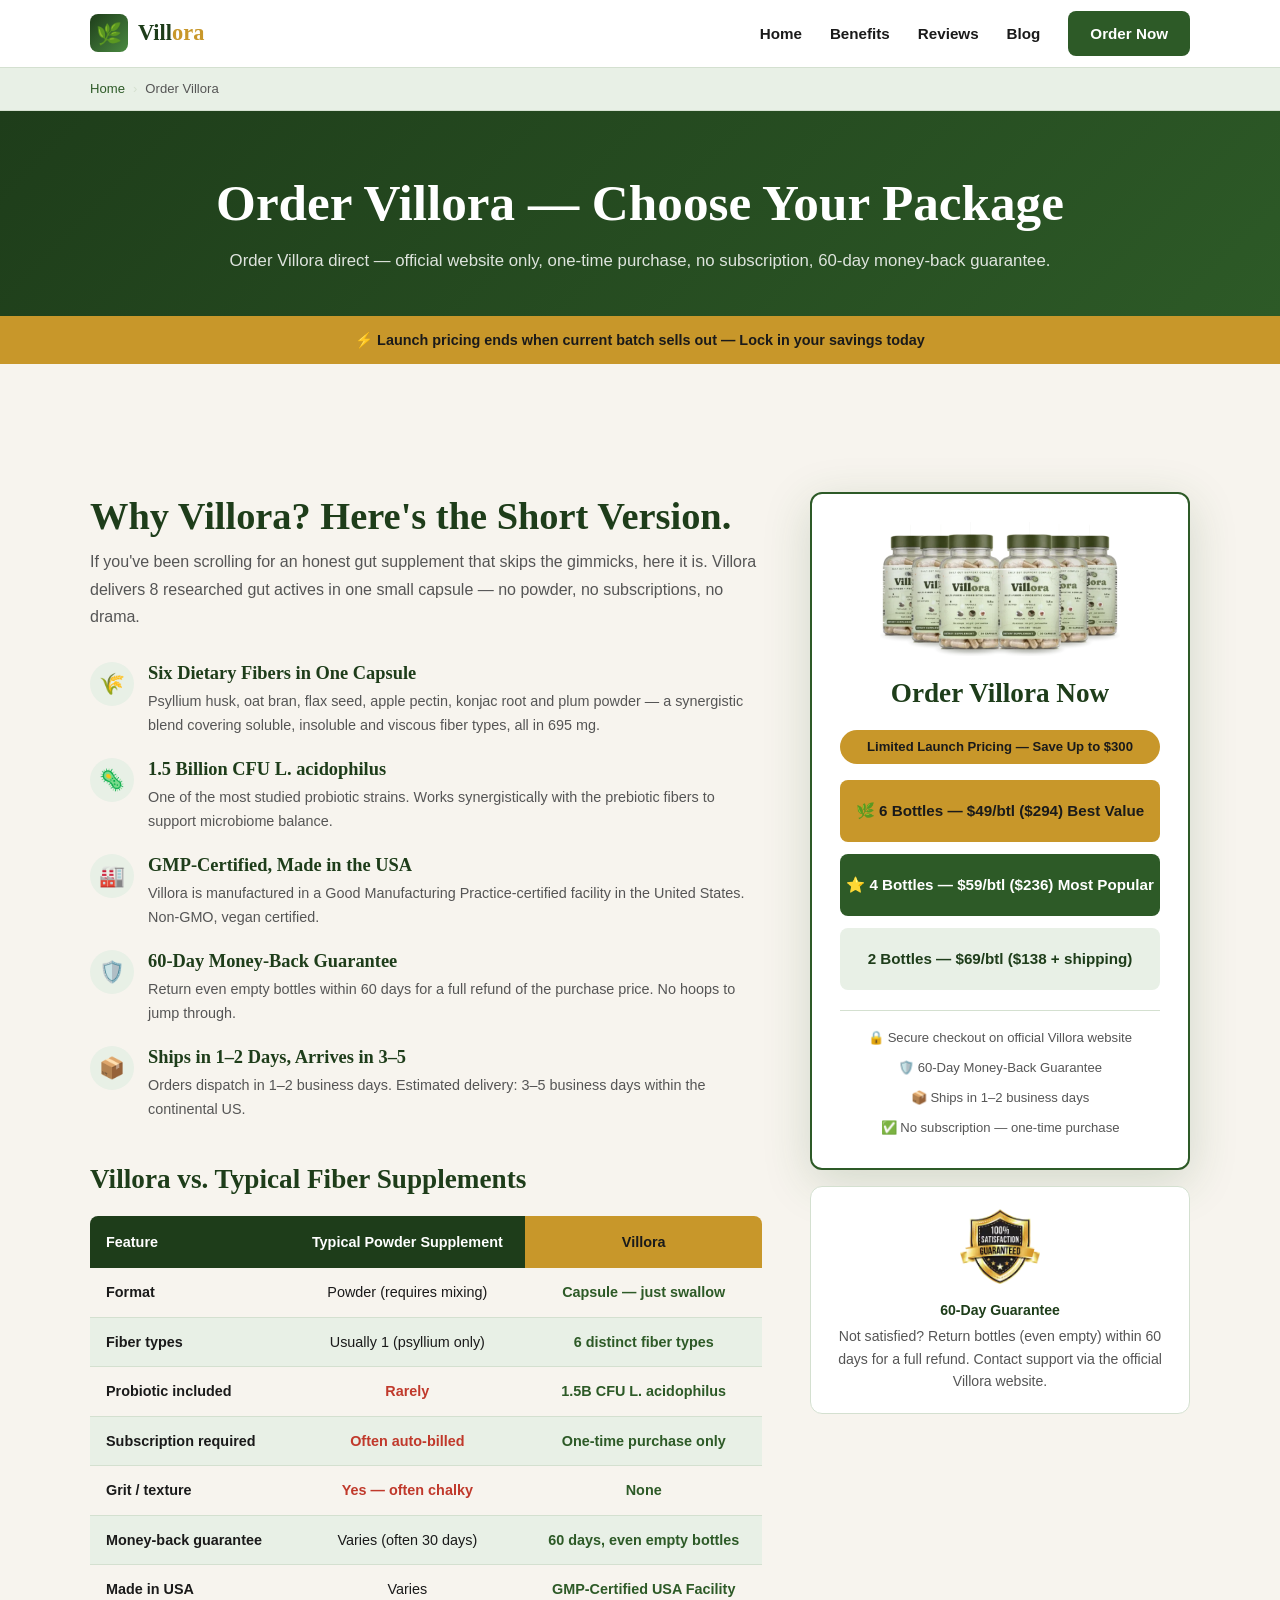
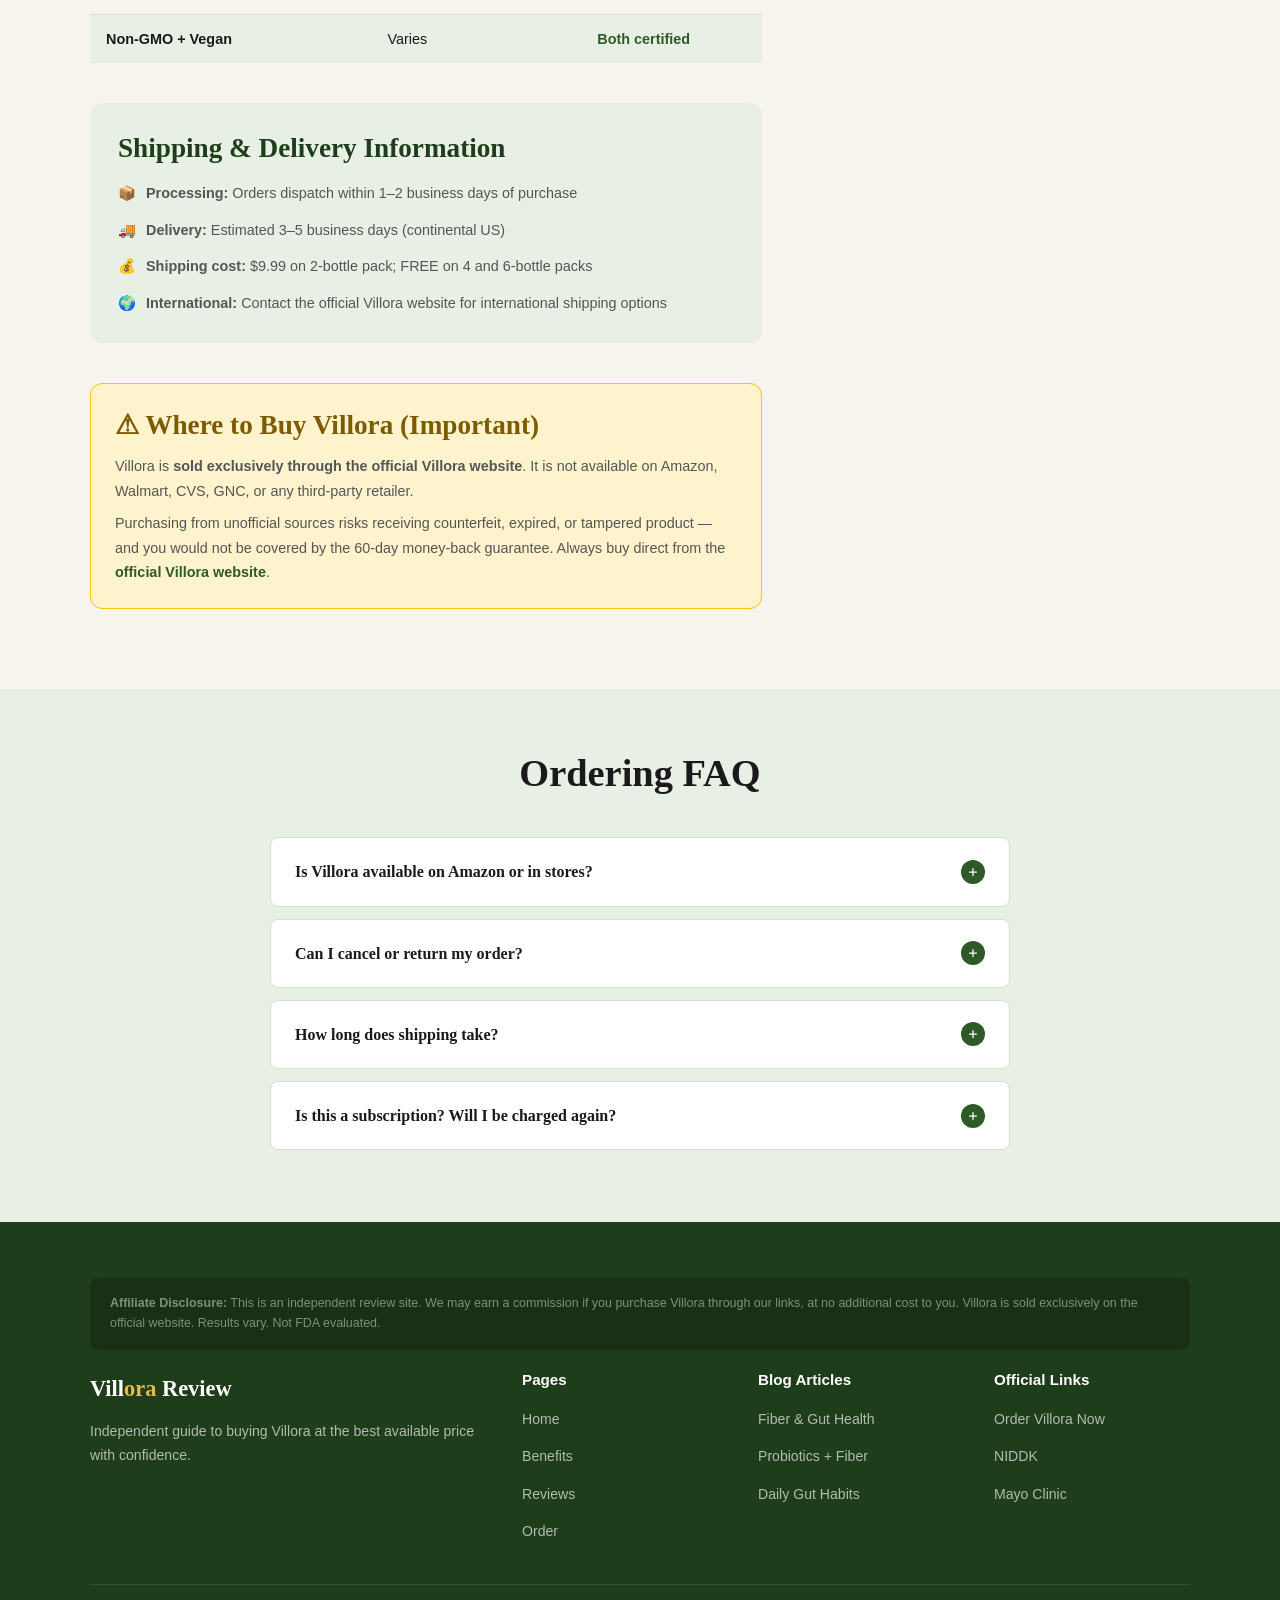
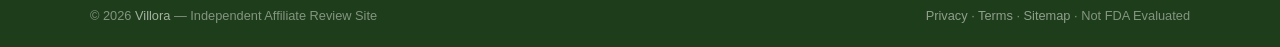
<file: order.html>
<!DOCTYPE html>
<html lang="en">
<head>
<meta charset="UTF-8">
<meta name="viewport" content="width=device-width,initial-scale=1">
<title>Order Villora — Best Price &amp; 60-Day Guarantee 2026</title>
<meta name="description" content="Order Villora — 2, 4 or 6-bottle packs, free shipping on select orders, 60-day money-back guarantee. Lowest price at the official Villora site.">
<link rel="canonical" href="https://viillora.vercel.app/order.html">
<meta property="og:url" content="https://viillora.vercel.app/order.html">
<meta property="og:title" content="Order Villora — Best Price + 60-Day Guarantee">
<meta property="og:image" content="https://viillora.vercel.app/images/villora-6-bottles-guarantee.webp">
<meta name="robots" content="index,follow">
<link rel="icon" href="/images/favicon.png" type="image/png">
<link rel="preload" as="image" href="/images/villora-6-bottles-guarantee.webp" fetchpriority="high">
<style>
:root{--green:#2d5a27;--green-dark:#1e3d1a;--gold:#c8972a;--gold-light:#e8b84b;--cream:#f7f4ee;--sage:#e8f0e6;--dark:#1a1a1a;--white:#fff;--gray:#555;--border:#d4e0d0}
*,*::before,*::after{box-sizing:border-box;margin:0;padding:0}
body{font-family:Georgia,'Times New Roman',serif;background:var(--cream);color:var(--dark);line-height:1.7}
h1,h2,h3,h4,h5,h6{font-family:Georgia,'Times New Roman',serif;line-height:1.25}
.site-nav{position:sticky;top:0;z-index:1000;background:rgba(255,255,255,0.97);border-bottom:1px solid var(--border);height:68px;display:flex;align-items:center}
.nav-inner{display:flex;align-items:center;justify-content:space-between;height:68px;max-width:1140px;margin:0 auto;padding:0 20px;width:100%}
.nav-logo{display:flex;align-items:center;gap:10px;text-decoration:none;white-space:nowrap}
.nav-logo .logo-icon{width:38px;height:38px;min-width:38px;background:linear-gradient(135deg,#1e3d1a,#4a8a41);border-radius:8px;display:flex;align-items:center;justify-content:center;font-size:1.3rem}
.nav-logo .logo-text{font-size:1.4rem;font-weight:700;color:var(--green-dark);font-family:Georgia,serif}
.nav-logo .logo-text span{color:var(--gold)}
.nav-links{display:flex;align-items:center;gap:28px}
.nav-links a{font-size:0.95rem;font-weight:600;color:var(--dark);text-decoration:none;transition:color 0.3s;font-family:Arial,sans-serif}
.nav-links a:hover,.nav-links a.active{color:var(--green)}
.nav-cta{background:var(--green)!important;color:#fff!important;padding:10px 22px;border-radius:8px}
.nav-mobile-toggle{display:none;background:none;border:none;cursor:pointer;padding:8px;flex-direction:column;gap:5px}
.nav-mobile-toggle span{display:block;width:24px;height:2px;background:var(--dark)}
.mobile-nav{display:none;position:fixed;top:68px;left:0;right:0;background:#fff;border-bottom:1px solid var(--border);padding:20px;z-index:999;flex-direction:column;gap:16px;box-shadow:0 4px 24px rgba(0,0,0,0.1)}
.mobile-nav.open{display:flex}
.mobile-nav a{font-size:1rem;font-weight:600;color:var(--dark);padding:8px 0;border-bottom:1px solid var(--border);text-decoration:none}
.container{max-width:1140px;margin:0 auto;padding:0 20px}
.section{padding:80px 0}
.breadcrumb{background:var(--sage);border-bottom:1px solid var(--border);padding:10px 0;min-height:40px}
.breadcrumb-inner{display:flex;align-items:center;gap:8px;font-size:0.82rem;font-family:Arial,sans-serif;color:#888}
.breadcrumb-inner a{color:var(--green);text-decoration:none}
.breadcrumb-inner .sep{color:var(--border)}
.btn{display:inline-flex;align-items:center;justify-content:center;font-weight:700;padding:16px 32px;border-radius:8px;text-decoration:none;transition:all 0.3s;font-size:1rem;font-family:Arial,sans-serif;white-space:nowrap}
.btn-primary{background:var(--gold);color:var(--dark)}
.btn-primary:hover{background:var(--gold-light);transform:translateY(-2px)}
.btn-green{background:var(--green);color:#fff}
.btn-green:hover{background:var(--green-dark);transform:translateY(-2px)}
.btn-lg{padding:20px 40px;font-size:1.1rem}
.btn-full{width:100%;text-align:center}
.btn-pulse{animation:pulse 2.5s infinite}
@keyframes pulse{0%,100%{box-shadow:0 0 0 0 rgba(200,151,42,0.4)}50%{box-shadow:0 0 0 12px rgba(200,151,42,0)}}
.section-label{display:inline-block;background:var(--sage);color:var(--green);font-size:0.82rem;font-weight:700;text-transform:uppercase;letter-spacing:0.08em;padding:6px 16px;border-radius:20px;margin-bottom:16px;font-family:Arial,sans-serif}
@media(max-width:900px){.nav-links{display:none}.nav-mobile-toggle{display:flex}.order-layout{grid-template-columns:1fr!important}.order-sticky{position:static!important}}
</style>
<link rel="preload" href="/css/style.css" as="style" onload="this.onload=null;this.rel='stylesheet'">
<noscript><link rel="stylesheet" href="/css/style.css"></noscript>
<script type="application/ld+json">
{
  "@context":"https://schema.org",
  "@type":"WebPage",
  "@id":"https://viillora.vercel.app/order.html",
  "url":"https://viillora.vercel.app/order.html",
  "name":"Order Villora — Best Price Packages",
  "description":"Compare Villora pricing packages and order from the official website.",
  "isPartOf":{"@id":"https://viillora.vercel.app/#website"},
  "breadcrumb":{
    "@type":"BreadcrumbList",
    "itemListElement":[
      {"@type":"ListItem","position":1,"name":"Home","item":"https://viillora.vercel.app/"},
      {"@type":"ListItem","position":2,"name":"Order Villora","item":"https://viillora.vercel.app/order.html"}
    ]
  }
}
</script>
</head>
<body>

<nav class="site-nav" role="navigation" aria-label="Main navigation">
  <div class="nav-inner">
    <a href="/" class="nav-logo" aria-label="Villora Home">
      <div class="logo-icon" aria-hidden="true">🌿</div>
      <div class="logo-text">Vill<span>ora</span></div>
    </a>
    <div class="nav-links">
      <a href="/">Home</a><a href="/benefits.html">Benefits</a><a href="/reviews.html">Reviews</a><a href="/blog/">Blog</a><a href="/order.html" class="nav-cta active">Order Now</a>
    </div>
    <button class="nav-mobile-toggle" aria-label="Open menu" aria-expanded="false"><span></span><span></span><span></span></button>
  </div>
</nav>
<div class="mobile-nav">
  <a href="/">Home</a><a href="/benefits.html">Benefits</a><a href="/reviews.html">Reviews</a><a href="/blog/">Blog</a><a href="/order.html">Order Now</a>
</div>

<nav class="breadcrumb" aria-label="Breadcrumb">
  <div class="container">
    <div class="breadcrumb-inner">
      <a href="/">Home</a><span class="sep">›</span><span class="current" aria-current="page">Order Villora</span>
    </div>
  </div>
</nav>

<!-- ORDER HERO -->
<section class="order-hero" aria-labelledby="order-hero-heading">
  <div class="container">
    <h1 id="order-hero-heading" style="color:#fff">Order Villora — Choose Your Package</h1>
    <p>Order Villora direct — official website only, one-time purchase, no subscription, 60-day money-back guarantee.</p>
  </div>
</section>

<!-- URGENCY STRIP -->
<div style="background:var(--gold);color:var(--dark);text-align:center;padding:12px 20px;font-size:0.9rem;font-weight:700;font-family:Arial,sans-serif" role="alert">
  ⚡ Launch pricing ends when current batch sells out — Lock in your savings today
</div>

<!-- ORDER LAYOUT -->
<div class="section">
  <div class="container">
    <div class="order-layout" style="display:grid;grid-template-columns:1fr 380px;gap:48px;align-items:start">

      <!-- LEFT: Features -->
      <div>
        <h2 style="color:var(--green-dark);margin-bottom:8px">Why Villora? Here's the Short Version.</h2>
        <p style="color:var(--gray);font-family:Arial,sans-serif;margin-bottom:32px">If you've been scrolling for an honest gut supplement that skips the gimmicks, here it is. Villora delivers 8 researched gut actives in one small capsule — no powder, no subscriptions, no drama.</p>

        <div class="order-features">
          <div class="order-feature">
            <div class="order-feature-icon">🌾</div>
            <div>
              <h4>Six Dietary Fibers in One Capsule</h4>
              <p>Psyllium husk, oat bran, flax seed, apple pectin, konjac root and plum powder — a synergistic blend covering soluble, insoluble and viscous fiber types, all in 695 mg.</p>
            </div>
          </div>
          <div class="order-feature">
            <div class="order-feature-icon">🦠</div>
            <div>
              <h4>1.5 Billion CFU L. acidophilus</h4>
              <p>One of the most studied probiotic strains. Works synergistically with the prebiotic fibers to support microbiome balance.</p>
            </div>
          </div>
          <div class="order-feature">
            <div class="order-feature-icon">🏭</div>
            <div>
              <h4>GMP-Certified, Made in the USA</h4>
              <p>Villora is manufactured in a Good Manufacturing Practice-certified facility in the United States. Non-GMO, vegan certified.</p>
            </div>
          </div>
          <div class="order-feature">
            <div class="order-feature-icon">🛡️</div>
            <div>
              <h4>60-Day Money-Back Guarantee</h4>
              <p>Return even empty bottles within 60 days for a full refund of the purchase price. No hoops to jump through.</p>
            </div>
          </div>
          <div class="order-feature">
            <div class="order-feature-icon">📦</div>
            <div>
              <h4>Ships in 1–2 Days, Arrives in 3–5</h4>
              <p>Orders dispatch in 1–2 business days. Estimated delivery: 3–5 business days within the continental US.</p>
            </div>
          </div>
        </div>

        <!-- COMPARISON TABLE -->
        <h3 style="color:var(--green-dark);margin:40px 0 20px">Villora vs. Typical Fiber Supplements</h3>
        <div style="overflow-x:auto">
          <table class="compare-table" aria-label="Villora comparison with other fiber supplements">
            <thead>
              <tr>
                <th>Feature</th>
                <th>Typical Powder Supplement</th>
                <th style="background:var(--gold);color:var(--dark)">Villora</th>
              </tr>
            </thead>
            <tbody>
              <tr><td>Format</td><td>Powder (requires mixing)</td><td class="yes">Capsule — just swallow</td></tr>
              <tr><td>Fiber types</td><td>Usually 1 (psyllium only)</td><td class="yes">6 distinct fiber types</td></tr>
              <tr><td>Probiotic included</td><td class="no">Rarely</td><td class="yes">1.5B CFU L. acidophilus</td></tr>
              <tr><td>Subscription required</td><td class="no">Often auto-billed</td><td class="yes">One-time purchase only</td></tr>
              <tr><td>Grit / texture</td><td class="no">Yes — often chalky</td><td class="yes">None</td></tr>
              <tr><td>Money-back guarantee</td><td>Varies (often 30 days)</td><td class="yes">60 days, even empty bottles</td></tr>
              <tr><td>Made in USA</td><td>Varies</td><td class="yes">GMP-Certified USA Facility</td></tr>
              <tr><td>Non-GMO + Vegan</td><td>Varies</td><td class="yes">Both certified</td></tr>
            </tbody>
          </table>
        </div>

        <!-- SHIPPING INFO -->
        <div style="background:var(--sage);border-radius:12px;padding:28px;margin-top:40px">
          <h3 style="color:var(--green-dark);margin-bottom:16px">Shipping &amp; Delivery Information</h3>
          <div style="display:flex;flex-direction:column;gap:12px;font-family:Arial,sans-serif;font-size:0.9rem;color:var(--gray)">
            <div style="display:flex;gap:10px"><span style="color:var(--green);font-weight:700;flex-shrink:0">📦</span> <span><strong>Processing:</strong> Orders dispatch within 1–2 business days of purchase</span></div>
            <div style="display:flex;gap:10px"><span style="color:var(--green);font-weight:700;flex-shrink:0">🚚</span> <span><strong>Delivery:</strong> Estimated 3–5 business days (continental US)</span></div>
            <div style="display:flex;gap:10px"><span style="color:var(--green);font-weight:700;flex-shrink:0">💰</span> <span><strong>Shipping cost:</strong> $9.99 on 2-bottle pack; FREE on 4 and 6-bottle packs</span></div>
            <div style="display:flex;gap:10px"><span style="color:var(--green);font-weight:700;flex-shrink:0">🌍</span> <span><strong>International:</strong> Contact the official Villora website for international shipping options</span></div>
          </div>
        </div>

        <!-- WHERE TO BUY -->
        <div style="margin-top:40px;background:#fff3cd;border:1px solid #ffc107;border-radius:12px;padding:24px">
          <h3 style="color:#7d5a00;margin-bottom:12px">⚠ Where to Buy Villora (Important)</h3>
          <p style="font-family:Arial,sans-serif;font-size:0.9rem;color:#555;margin-bottom:8px">Villora is <strong>sold exclusively through the official Villora website</strong>. It is not available on Amazon, Walmart, CVS, GNC, or any third-party retailer.</p>
          <p style="font-family:Arial,sans-serif;font-size:0.9rem;color:#555">Purchasing from unofficial sources risks receiving counterfeit, expired, or tampered product — and you would not be covered by the 60-day money-back guarantee. Always buy direct from the <a href="https://tryvillora.com/adv-myths-bg?from=adv-myths?aff_id=50&subid=viillora" target="_blank" rel="noopener sponsored" style="color:var(--green);font-weight:600">official Villora website</a>.</p>
        </div>
      </div>

      <!-- RIGHT: Order Card Sticky -->
      <div class="order-sticky" style="position:sticky;top:88px">
        <div class="order-card">
          <img src="/images/villora-6-bottles-guarantee.webp" alt="Villora 6-bottle pack with guarantee seal" style="width:100%;max-width:240px;margin:0 auto 20px;display:block;object-fit:contain" width="240" height="200" loading="eager">
          <h3>Order Villora Now</h3>
          <div class="discount-badge">Limited Launch Pricing — Save Up to $300</div>

          <div style="display:flex;flex-direction:column;gap:12px;margin-bottom:20px">
            <a href="https://tryvillora.com/adv-myths-bg?from=adv-myths?aff_id=50&subid=viillora" class="btn btn-primary btn-full btn-pulse" target="_blank" rel="noopener sponsored" style="padding:18px;font-size:0.95rem" aria-label="Order 6 bottles of Villora — best value">
              🌿 6 Bottles — $49/btl ($294) Best Value
            </a>
            <a href="https://tryvillora.com/adv-myths-bg?from=adv-myths?aff_id=50&subid=viillora" class="btn btn-green btn-full" target="_blank" rel="noopener sponsored" style="padding:18px;font-size:0.95rem" aria-label="Order 4 bottles of Villora — most popular">
              ⭐ 4 Bottles — $59/btl ($236) Most Popular
            </a>
            <a href="https://tryvillora.com/adv-myths-bg?from=adv-myths?aff_id=50&subid=viillora" class="btn btn-full" target="_blank" rel="noopener sponsored" style="padding:18px;font-size:0.95rem;background:var(--sage);color:var(--green-dark);font-weight:700;border-radius:8px;font-family:Arial,sans-serif;text-decoration:none;display:flex;align-items:center;justify-content:center" aria-label="Order 2 bottles of Villora">
              2 Bottles — $69/btl ($138 + shipping)
            </a>
          </div>

          <div style="text-align:center;font-size:0.82rem;color:var(--gray);font-family:Arial,sans-serif;border-top:1px solid var(--border);padding-top:16px;display:flex;flex-direction:column;gap:8px">
            <div>🔒 Secure checkout on official Villora website</div>
            <div>🛡️ 60-Day Money-Back Guarantee</div>
            <div>📦 Ships in 1–2 business days</div>
            <div>✅ No subscription — one-time purchase</div>
          </div>
        </div>

        <div style="background:var(--white);border-radius:12px;padding:20px;border:1px solid var(--border);margin-top:16px;text-align:center">
          <img src="/images/villora-guarantee.webp" alt="60-Day Money-Back Guarantee" style="width:80px;height:80px;object-fit:contain;margin:0 auto 12px" width="80" height="80" loading="lazy">
          <div style="font-size:0.88rem;color:var(--gray);font-family:Arial,sans-serif;line-height:1.6">
            <strong style="color:var(--green-dark);display:block;margin-bottom:4px">60-Day Guarantee</strong>
            Not satisfied? Return bottles (even empty) within 60 days for a full refund. Contact support via the official Villora website.
          </div>
        </div>
      </div>
    </div>
  </div>
</div>

<!-- FAQ ORDER -->
<section class="sage-bg" style="padding:60px 0" aria-labelledby="order-faq-heading">
  <div class="container" style="max-width:780px">
    <div class="text-center" style="margin-bottom:40px">
      <h2 id="order-faq-heading">Ordering FAQ</h2>
    </div>
    <div class="faq-item">
      <div class="faq-question">Is Villora available on Amazon or in stores? <div class="faq-icon"><svg viewBox="0 0 24 24"><path d="M12 5v14M5 12h14" stroke="#fff" stroke-width="2.5" stroke-linecap="round" fill="none"/></svg></div></div>
      <div class="faq-answer"><div class="faq-answer-inner">No. Villora is exclusively available through its official website — it is not sold on Amazon, Walmart, CVS, GNC, or in any retail stores. This keeps pricing controlled and ensures you receive a genuine, unexpired product covered by the guarantee.</div></div>
    </div>
    <div class="faq-item">
      <div class="faq-question">Can I cancel or return my order? <div class="faq-icon"><svg viewBox="0 0 24 24"><path d="M12 5v14M5 12h14" stroke="#fff" stroke-width="2.5" stroke-linecap="round" fill="none"/></svg></div></div>
      <div class="faq-answer"><div class="faq-answer-inner">Yes. Villora has a 60-day money-back guarantee. Return the bottles (empty is fine) within 60 days of purchase. Contact the Villora support team via the <a href="https://tryvillora.com/adv-myths-bg?from=adv-myths?aff_id=50&subid=viillora" target="_blank" rel="noopener sponsored">official website</a> to start the process. Refunds are processed within 3–5 business days of receiving the returned product. Return shipping is at the customer's cost. Bonuses (digital guides) are yours to keep regardless.</div></div>
    </div>
    <div class="faq-item">
      <div class="faq-question">How long does shipping take? <div class="faq-icon"><svg viewBox="0 0 24 24"><path d="M12 5v14M5 12h14" stroke="#fff" stroke-width="2.5" stroke-linecap="round" fill="none"/></svg></div></div>
      <div class="faq-answer"><div class="faq-answer-inner">Orders are dispatched within 1–2 business days. Estimated delivery is 3–5 business days within the continental United States. Shipping is $9.99 on the 2-bottle pack and FREE on the 4 and 6-bottle packages.</div></div>
    </div>
    <div class="faq-item">
      <div class="faq-question">Is this a subscription? Will I be charged again? <div class="faq-icon"><svg viewBox="0 0 24 24"><path d="M12 5v14M5 12h14" stroke="#fff" stroke-width="2.5" stroke-linecap="round" fill="none"/></svg></div></div>
      <div class="faq-answer"><div class="faq-answer-inner">Villora is a one-time purchase only. There is no auto-renewal, no subscription, and no recurring charges. You will only be charged for what you order. This is explicitly stated on the official website as a key differentiator.</div></div>
    </div>
  </div>
</section>

<!-- FOOTER -->
<footer class="site-footer" role="contentinfo">
  <div class="container">
    <div class="footer-disclaimer">
      <strong>Affiliate Disclosure:</strong> This is an independent review site. We may earn a commission if you purchase Villora through our links, at no additional cost to you. Villora is sold exclusively on the official website. Results vary. Not FDA evaluated.
    </div>
    <div class="footer-grid">
      <div class="footer-brand">
        <div class="logo-text">Vill<span>ora</span> Review</div>
        <p class="footer-desc">Independent guide to buying Villora at the best available price with confidence.</p>
      </div>
      <div class="footer-col">
        <h4>Pages</h4>
        <ul><li><a href="/">Home</a></li><li><a href="/benefits.html">Benefits</a></li><li><a href="/reviews.html">Reviews</a></li><li><a href="/order.html">Order</a></li></ul>
      </div>
      <div class="footer-col">
        <h4>Blog Articles</h4>
        <ul>
          <li><a href="/blog/villora-fiber-gut-health-guide.html">Fiber &amp; Gut Health</a></li>
          <li><a href="/blog/villora-probiotics-and-fiber.html">Probiotics + Fiber</a></li>
          <li><a href="/blog/villora-gut-health-daily-habits.html">Daily Gut Habits</a></li>
        </ul>
      </div>
      <div class="footer-col">
        <h4>Official Links</h4>
        <ul>
          <li><a href="https://tryvillora.com/adv-myths-bg?from=adv-myths?aff_id=50&subid=viillora" target="_blank" rel="noopener sponsored">Order Villora Now</a></li>
          <li><a href="https://www.niddk.nih.gov" target="_blank" rel="noopener">NIDDK</a></li>
          <li><a href="https://www.mayoclinic.org" target="_blank" rel="noopener">Mayo Clinic</a></li>
        </ul>
      </div>
    </div>
    <div class="footer-bottom">
      <span>&copy; 2026 <a href="/" style="color:rgba(255,255,255,0.6);text-decoration:none">Villora</a> — Independent Affiliate Review Site</span>
      <span><a href="/privacy.html" style="color:rgba(255,255,255,0.5);text-decoration:none">Privacy</a> · <a href="/terms.html" style="color:rgba(255,255,255,0.5);text-decoration:none">Terms</a> · <a href="/sitemap.xml" style="color:rgba(255,255,255,0.5);text-decoration:none">Sitemap</a> · Not FDA Evaluated</span>
    </div>
  </div>
</footer>
<script src="/js/main.js" defer></script>
</body>
</html>
</file>
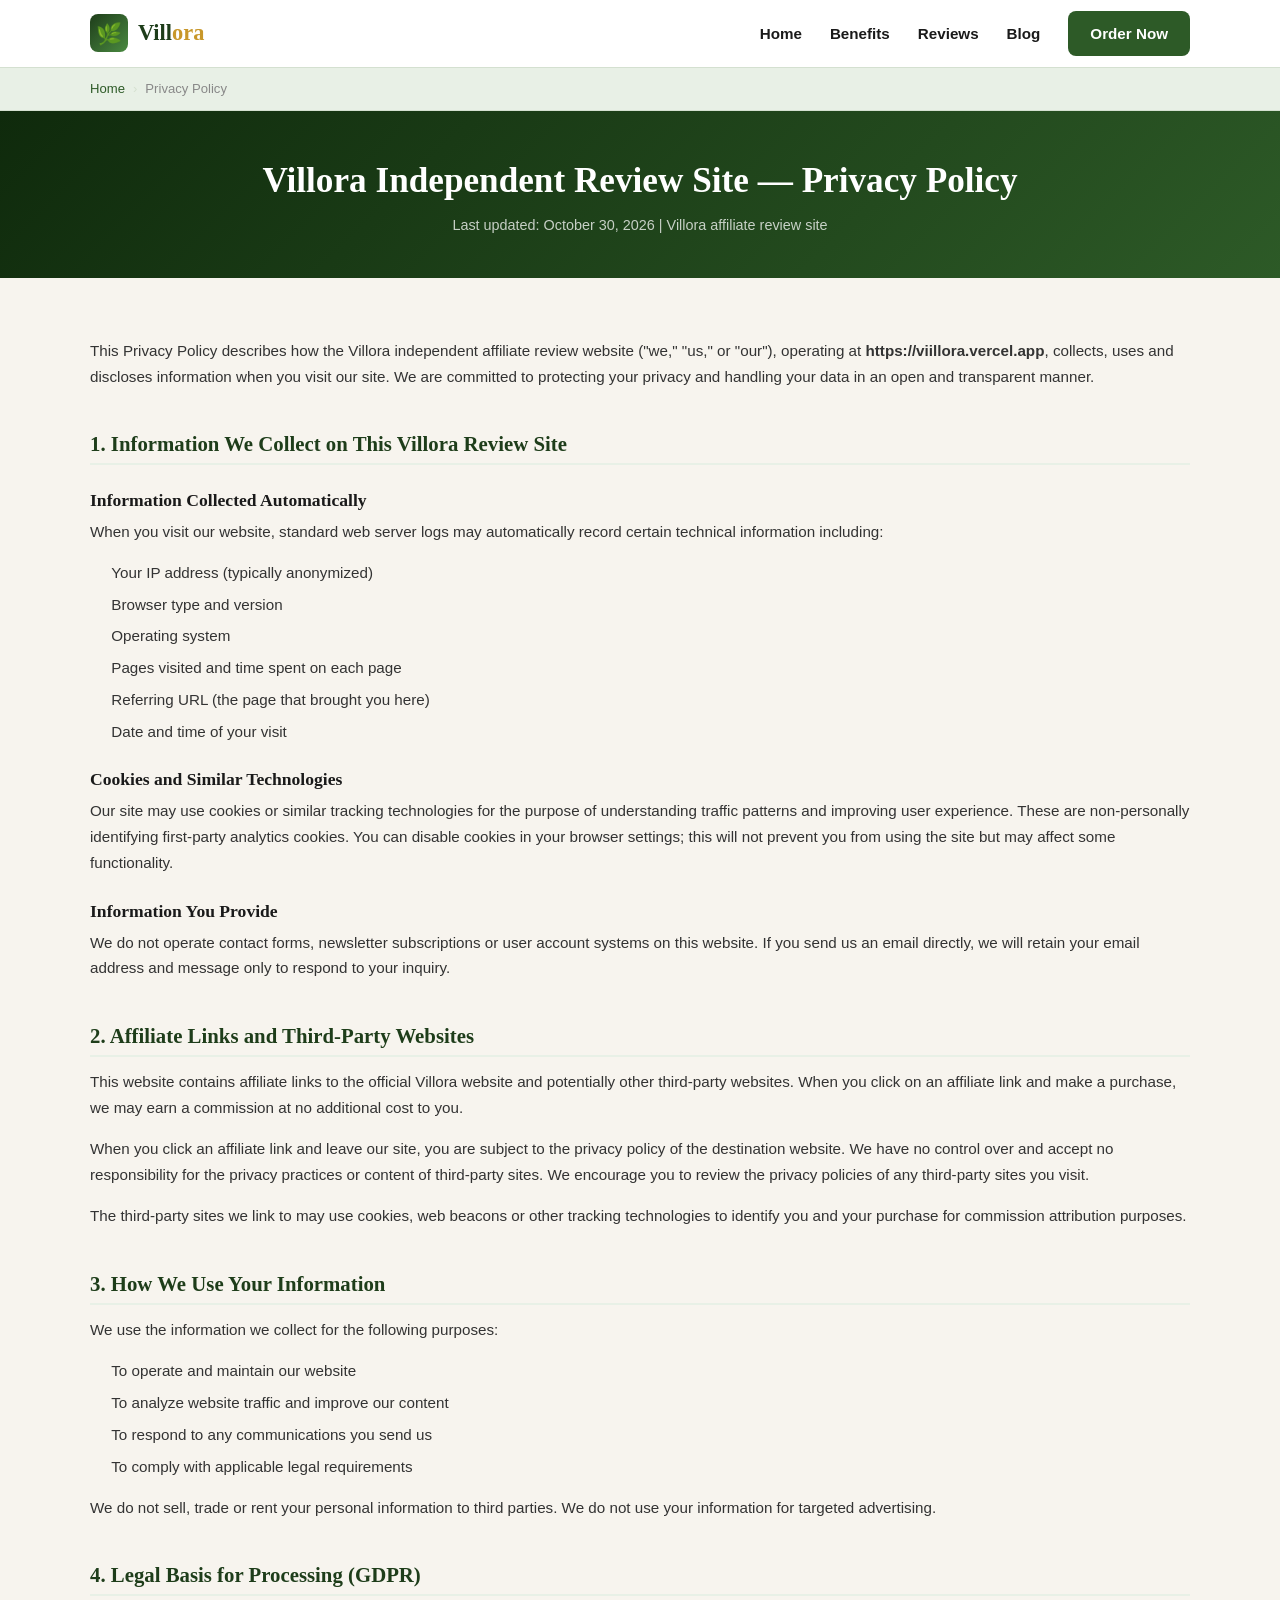
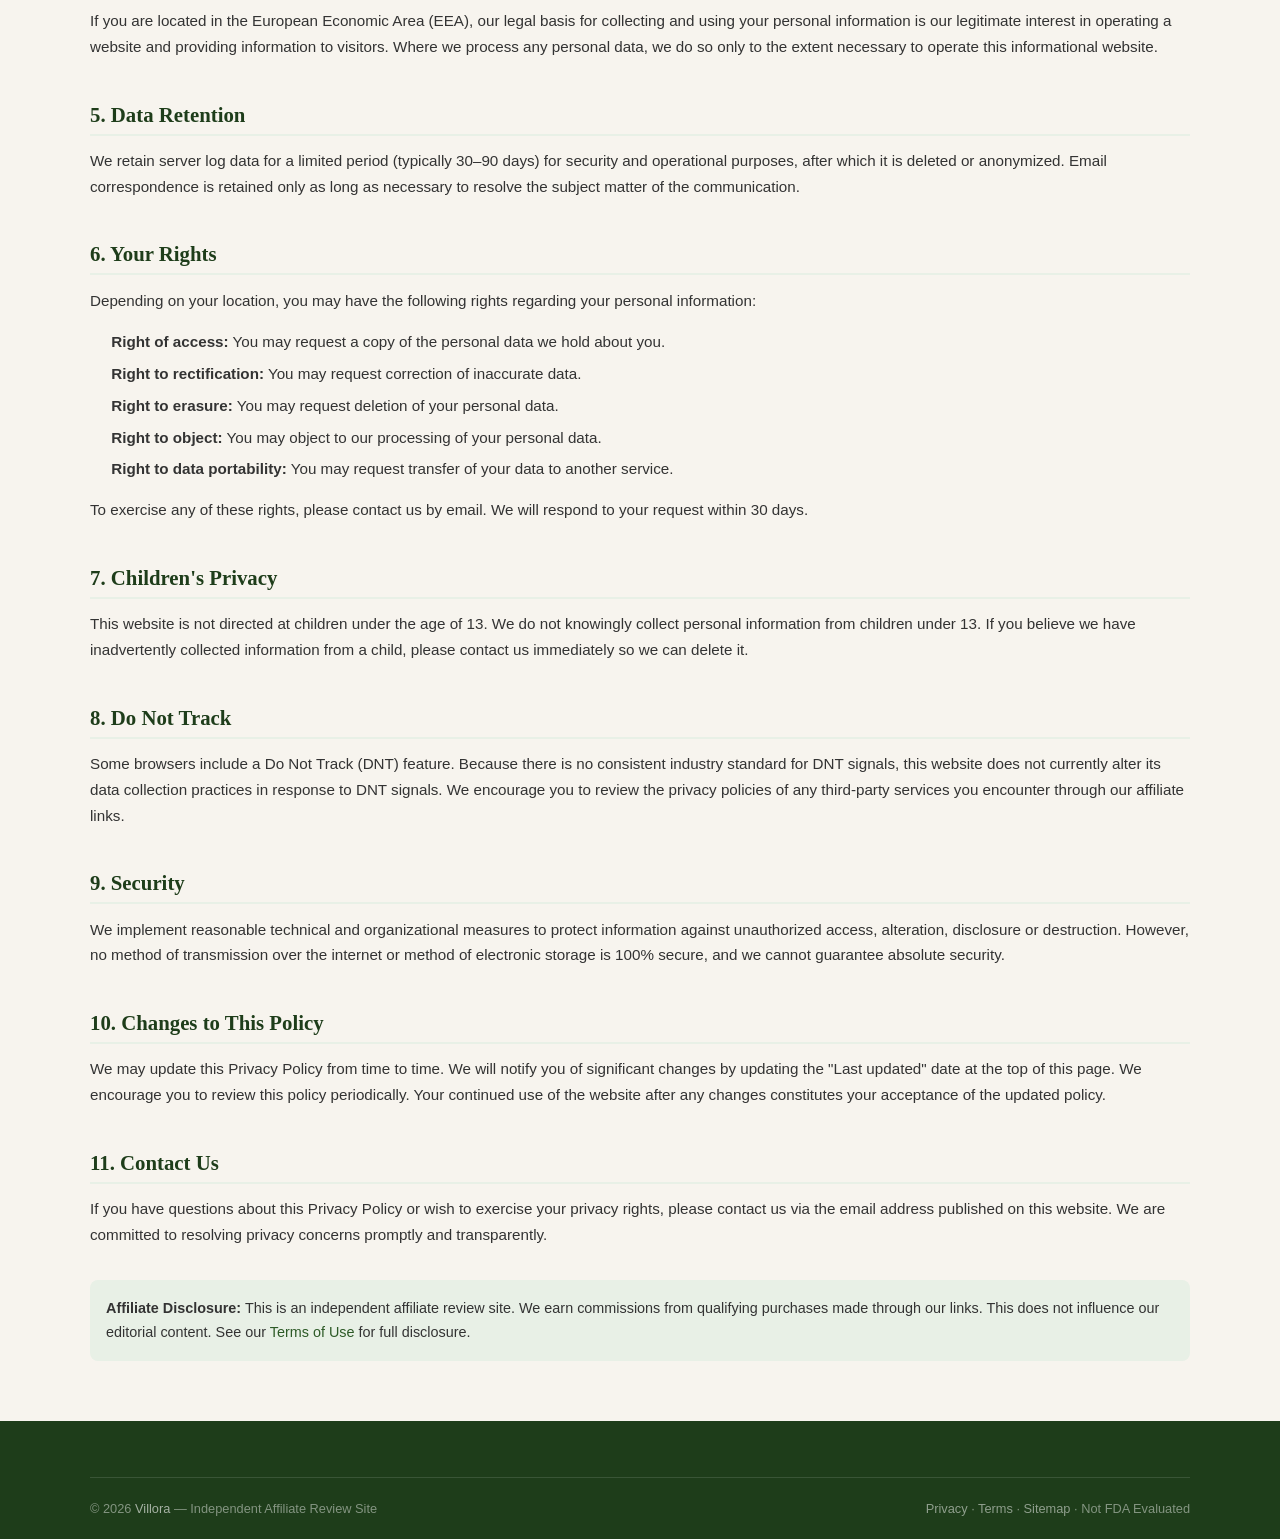
<file: privacy.html>
<!DOCTYPE html>
<html lang="en">
<head>
<meta charset="UTF-8">
<meta name="viewport" content="width=device-width,initial-scale=1">
<title>Privacy Policy — Villora Independent Review Site</title>
<meta name="description" content="Privacy Policy for the Villora independent affiliate review website. Learn how we collect, use and protect your information when you visit viillora.vercel.app.">
<link rel="canonical" href="https://viillora.vercel.app/privacy.html">
<meta name="robots" content="index,follow">
<link rel="icon" href="/images/favicon.png" type="image/png">
<style>
:root{--green:#2d5a27;--green-dark:#1e3d1a;--gold:#c8972a;--cream:#f7f4ee;--sage:#e8f0e6;--dark:#1a1a1a;--border:#d4e0d0}
*,*::before,*::after{box-sizing:border-box;margin:0;padding:0}
body{font-family:Georgia,'Times New Roman',serif;background:var(--cream);color:var(--dark);line-height:1.7}
h1,h2,h3{font-family:Georgia,'Times New Roman',serif;line-height:1.3}
.site-nav{position:sticky;top:0;z-index:1000;background:rgba(255,255,255,0.97);border-bottom:1px solid var(--border);height:68px;display:flex;align-items:center}
.nav-inner{display:flex;align-items:center;justify-content:space-between;height:68px;max-width:1140px;margin:0 auto;padding:0 20px;width:100%}
.nav-logo{display:flex;align-items:center;gap:10px;text-decoration:none}
.nav-logo .logo-icon{width:38px;height:38px;min-width:38px;background:linear-gradient(135deg,#1e3d1a,#4a8a41);border-radius:8px;display:flex;align-items:center;justify-content:center;font-size:1.3rem}
.nav-logo .logo-text{font-size:1.4rem;font-weight:700;color:var(--green-dark);font-family:Georgia,serif}
.nav-logo .logo-text span{color:var(--gold)}
.nav-links{display:flex;align-items:center;gap:28px}
.nav-links a{font-size:0.95rem;font-weight:600;color:var(--dark);text-decoration:none;font-family:Arial,sans-serif}
.nav-links a:hover{color:var(--green)}
.nav-cta{background:var(--green)!important;color:#fff!important;padding:10px 22px;border-radius:8px}
.nav-mobile-toggle{display:none;background:none;border:none;cursor:pointer;padding:8px;flex-direction:column;gap:5px}
.nav-mobile-toggle span{display:block;width:24px;height:2px;background:var(--dark)}
.mobile-nav{display:none;position:fixed;top:68px;left:0;right:0;background:#fff;border-bottom:1px solid var(--border);padding:20px;z-index:999;flex-direction:column;gap:16px;box-shadow:0 4px 24px rgba(0,0,0,0.1)}
.mobile-nav.open{display:flex}
.mobile-nav a{font-size:1rem;font-weight:600;color:var(--dark);padding:8px 0;border-bottom:1px solid var(--border);text-decoration:none}
.container{max-width:860px;margin:0 auto;padding:0 20px}
.breadcrumb{background:var(--sage);border-bottom:1px solid var(--border);padding:10px 0}
.breadcrumb-inner{display:flex;align-items:center;gap:8px;font-size:0.82rem;font-family:Arial,sans-serif;color:#888}
.breadcrumb-inner a{color:var(--green);text-decoration:none}
.breadcrumb-inner .sep{color:var(--border)}
.page-hero{background:linear-gradient(135deg,#0f2a0c,#2d5a27);padding:48px 0 40px;text-align:center}
.page-hero h1{color:#fff;font-size:clamp(1.6rem,3vw,2.2rem);margin-bottom:10px}
.page-hero p{color:rgba(255,255,255,0.75);font-family:Arial,sans-serif;font-size:0.9rem}
.legal-body{padding:60px 0}
.legal-body h2{font-size:1.3rem;color:var(--green-dark);margin:2em 0 0.6em;border-bottom:2px solid var(--sage);padding-bottom:6px}
.legal-body h3{font-size:1.1rem;color:var(--dark);margin:1.4em 0 0.4em}
.legal-body p{font-family:Arial,sans-serif;font-size:0.95rem;color:#333;margin-bottom:1em}
.legal-body ul{font-family:Arial,sans-serif;font-size:0.95rem;color:#333;margin:0 0 1em 1.4em}
.legal-body ul li{margin-bottom:6px}
.legal-body a{color:var(--green)}
.site-footer{background:var(--green-dark);color:rgba(255,255,255,0.75);padding:40px 0 0}
.footer-bottom{border-top:1px solid rgba(255,255,255,0.12);padding:20px 0;display:flex;justify-content:space-between;align-items:center;flex-wrap:wrap;gap:10px;font-size:0.82rem;font-family:Arial,sans-serif;color:rgba(255,255,255,0.5)}
@media(max-width:900px){.nav-links{display:none}.nav-mobile-toggle{display:flex}}
</style>
<link rel="preload" href="/css/style.css" as="style" onload="this.onload=null;this.rel='stylesheet'">
<noscript><link rel="stylesheet" href="/css/style.css"></noscript>
<script type="application/ld+json">
{
  "@context":"https://schema.org",
  "@type":"WebPage",
  "@id":"https://viillora.vercel.app/privacy.html",
  "url":"https://viillora.vercel.app/privacy.html",
  "name":"Privacy Policy — Villora Independent Review Site",
  "description":"Privacy Policy for the Villora independent affiliate review website.",
  "isPartOf":{"@id":"https://viillora.vercel.app/#website"},
  "breadcrumb":{
    "@type":"BreadcrumbList",
    "itemListElement":[
      {"@type":"ListItem","position":1,"name":"Home","item":"https://viillora.vercel.app/"},
      {"@type":"ListItem","position":2,"name":"Privacy Policy","item":"https://viillora.vercel.app/privacy.html"}
    ]
  }
}
</script>
</head>
<body>

<nav class="site-nav" role="navigation" aria-label="Main navigation">
  <div class="nav-inner">
    <a href="/" class="nav-logo" aria-label="Villora Home">
      <div class="logo-icon" aria-hidden="true">🌿</div>
      <div class="logo-text">Vill<span>ora</span></div>
    </a>
    <div class="nav-links">
      <a href="/">Home</a><a href="/benefits.html">Benefits</a><a href="/reviews.html">Reviews</a><a href="/blog/">Blog</a><a href="/order.html" class="nav-cta">Order Now</a>
    </div>
    <button class="nav-mobile-toggle" aria-label="Open menu" aria-expanded="false"><span></span><span></span><span></span></button>
  </div>
</nav>
<div class="mobile-nav" id="mobile-nav">
  <a href="/">Home</a><a href="/benefits.html">Benefits</a><a href="/reviews.html">Reviews</a><a href="/blog/">Blog</a><a href="/order.html">Order Now</a>
</div>

<nav class="breadcrumb" aria-label="Breadcrumb">
  <div class="container">
    <div class="breadcrumb-inner">
      <a href="/">Home</a><span class="sep">›</span><span aria-current="page">Privacy Policy</span>
    </div>
  </div>
</nav>

<div class="page-hero">
  <div class="container">
    <h1>Villora Independent Review Site — Privacy Policy</h1>
    <p>Last updated: October 30, 2026 | Villora affiliate review site</p>
  </div>
</div>

<section class="legal-body">
  <div class="container">

    <p>This Privacy Policy describes how the Villora independent affiliate review website ("we," "us," or "our"), operating at <strong>https://viillora.vercel.app</strong>, collects, uses and discloses information when you visit our site. We are committed to protecting your privacy and handling your data in an open and transparent manner.</p>

    <h2>1. Information We Collect on This Villora Review Site</h2>
    <h3>Information Collected Automatically</h3>
    <p>When you visit our website, standard web server logs may automatically record certain technical information including:</p>
    <ul>
      <li>Your IP address (typically anonymized)</li>
      <li>Browser type and version</li>
      <li>Operating system</li>
      <li>Pages visited and time spent on each page</li>
      <li>Referring URL (the page that brought you here)</li>
      <li>Date and time of your visit</li>
    </ul>

    <h3>Cookies and Similar Technologies</h3>
    <p>Our site may use cookies or similar tracking technologies for the purpose of understanding traffic patterns and improving user experience. These are non-personally identifying first-party analytics cookies. You can disable cookies in your browser settings; this will not prevent you from using the site but may affect some functionality.</p>

    <h3>Information You Provide</h3>
    <p>We do not operate contact forms, newsletter subscriptions or user account systems on this website. If you send us an email directly, we will retain your email address and message only to respond to your inquiry.</p>

    <h2>2. Affiliate Links and Third-Party Websites</h2>
    <p>This website contains affiliate links to the official Villora website and potentially other third-party websites. When you click on an affiliate link and make a purchase, we may earn a commission at no additional cost to you.</p>
    <p>When you click an affiliate link and leave our site, you are subject to the privacy policy of the destination website. We have no control over and accept no responsibility for the privacy practices or content of third-party sites. We encourage you to review the privacy policies of any third-party sites you visit.</p>
    <p>The third-party sites we link to may use cookies, web beacons or other tracking technologies to identify you and your purchase for commission attribution purposes.</p>

    <h2>3. How We Use Your Information</h2>
    <p>We use the information we collect for the following purposes:</p>
    <ul>
      <li>To operate and maintain our website</li>
      <li>To analyze website traffic and improve our content</li>
      <li>To respond to any communications you send us</li>
      <li>To comply with applicable legal requirements</li>
    </ul>
    <p>We do not sell, trade or rent your personal information to third parties. We do not use your information for targeted advertising.</p>

    <h2>4. Legal Basis for Processing (GDPR)</h2>
    <p>If you are located in the European Economic Area (EEA), our legal basis for collecting and using your personal information is our legitimate interest in operating a website and providing information to visitors. Where we process any personal data, we do so only to the extent necessary to operate this informational website.</p>

    <h2>5. Data Retention</h2>
    <p>We retain server log data for a limited period (typically 30–90 days) for security and operational purposes, after which it is deleted or anonymized. Email correspondence is retained only as long as necessary to resolve the subject matter of the communication.</p>

    <h2>6. Your Rights</h2>
    <p>Depending on your location, you may have the following rights regarding your personal information:</p>
    <ul>
      <li><strong>Right of access:</strong> You may request a copy of the personal data we hold about you.</li>
      <li><strong>Right to rectification:</strong> You may request correction of inaccurate data.</li>
      <li><strong>Right to erasure:</strong> You may request deletion of your personal data.</li>
      <li><strong>Right to object:</strong> You may object to our processing of your personal data.</li>
      <li><strong>Right to data portability:</strong> You may request transfer of your data to another service.</li>
    </ul>
    <p>To exercise any of these rights, please contact us by email. We will respond to your request within 30 days.</p>

    <h2>7. Children's Privacy</h2>
    <p>This website is not directed at children under the age of 13. We do not knowingly collect personal information from children under 13. If you believe we have inadvertently collected information from a child, please contact us immediately so we can delete it.</p>

    <h2>8. Do Not Track</h2>
    <p>Some browsers include a Do Not Track (DNT) feature. Because there is no consistent industry standard for DNT signals, this website does not currently alter its data collection practices in response to DNT signals. We encourage you to review the privacy policies of any third-party services you encounter through our affiliate links.</p>

    <h2>9. Security</h2>
    <p>We implement reasonable technical and organizational measures to protect information against unauthorized access, alteration, disclosure or destruction. However, no method of transmission over the internet or method of electronic storage is 100% secure, and we cannot guarantee absolute security.</p>

    <h2>10. Changes to This Policy</h2>
    <p>We may update this Privacy Policy from time to time. We will notify you of significant changes by updating the "Last updated" date at the top of this page. We encourage you to review this policy periodically. Your continued use of the website after any changes constitutes your acceptance of the updated policy.</p>

    <h2>11. Contact Us</h2>
    <p>If you have questions about this Privacy Policy or wish to exercise your privacy rights, please contact us via the email address published on this website. We are committed to resolving privacy concerns promptly and transparently.</p>

    <p style="margin-top:32px;padding:16px;background:var(--sage);border-radius:8px;font-size:0.9rem"><strong>Affiliate Disclosure:</strong> This is an independent affiliate review site. We earn commissions from qualifying purchases made through our links. This does not influence our editorial content. See our <a href="/terms.html">Terms of Use</a> for full disclosure.</p>

  </div>
</section>

<footer class="site-footer" role="contentinfo">
  <div class="container">
    <div class="footer-bottom">
      <span>&copy; 2026 <a href="/" style="color:rgba(255,255,255,0.6);text-decoration:none">Villora</a> — Independent Affiliate Review Site</span>
      <span><a href="/privacy.html" style="color:rgba(255,255,255,0.5);text-decoration:none">Privacy</a> · <a href="/terms.html" style="color:rgba(255,255,255,0.5);text-decoration:none">Terms</a> · <a href="/sitemap.xml" style="color:rgba(255,255,255,0.5);text-decoration:none">Sitemap</a> · Not FDA Evaluated</span>
    </div>
  </div>
</footer>
<script src="/js/main.js" defer></script>
</body>
</html>
</file>
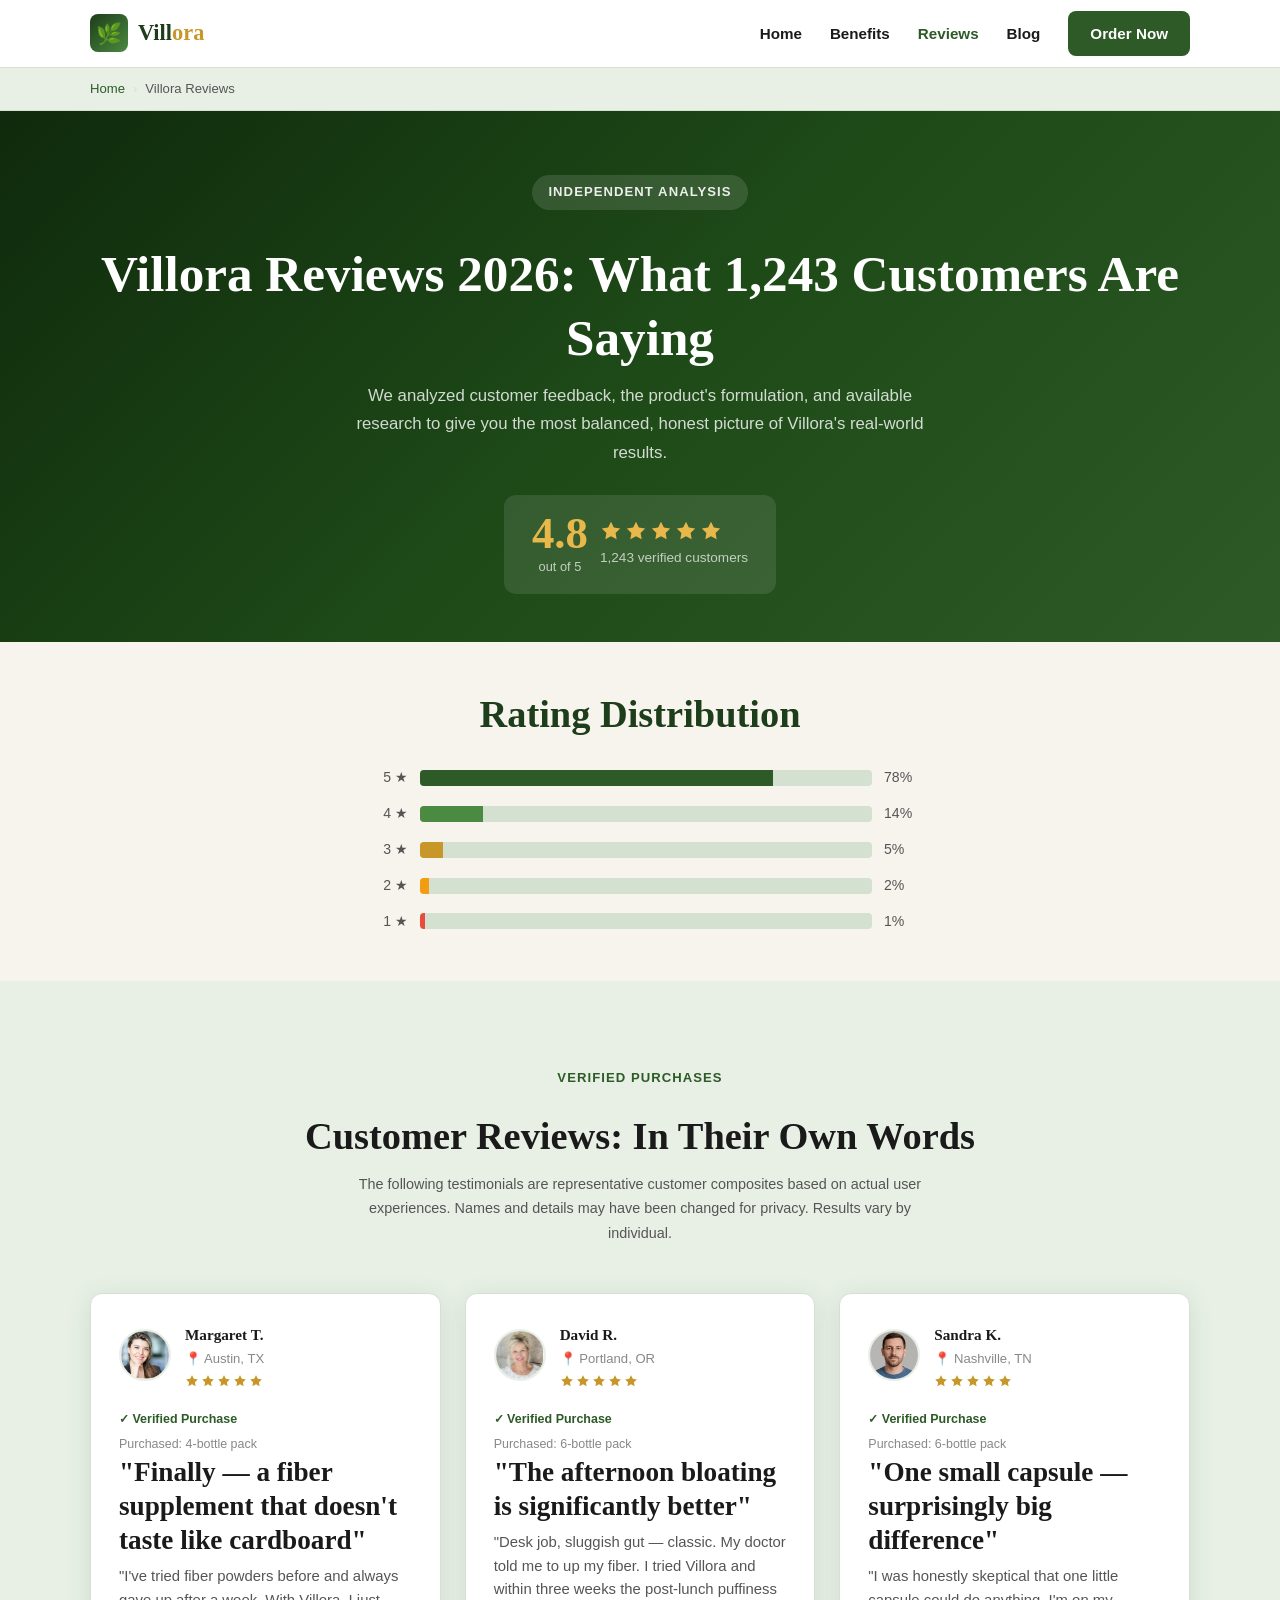
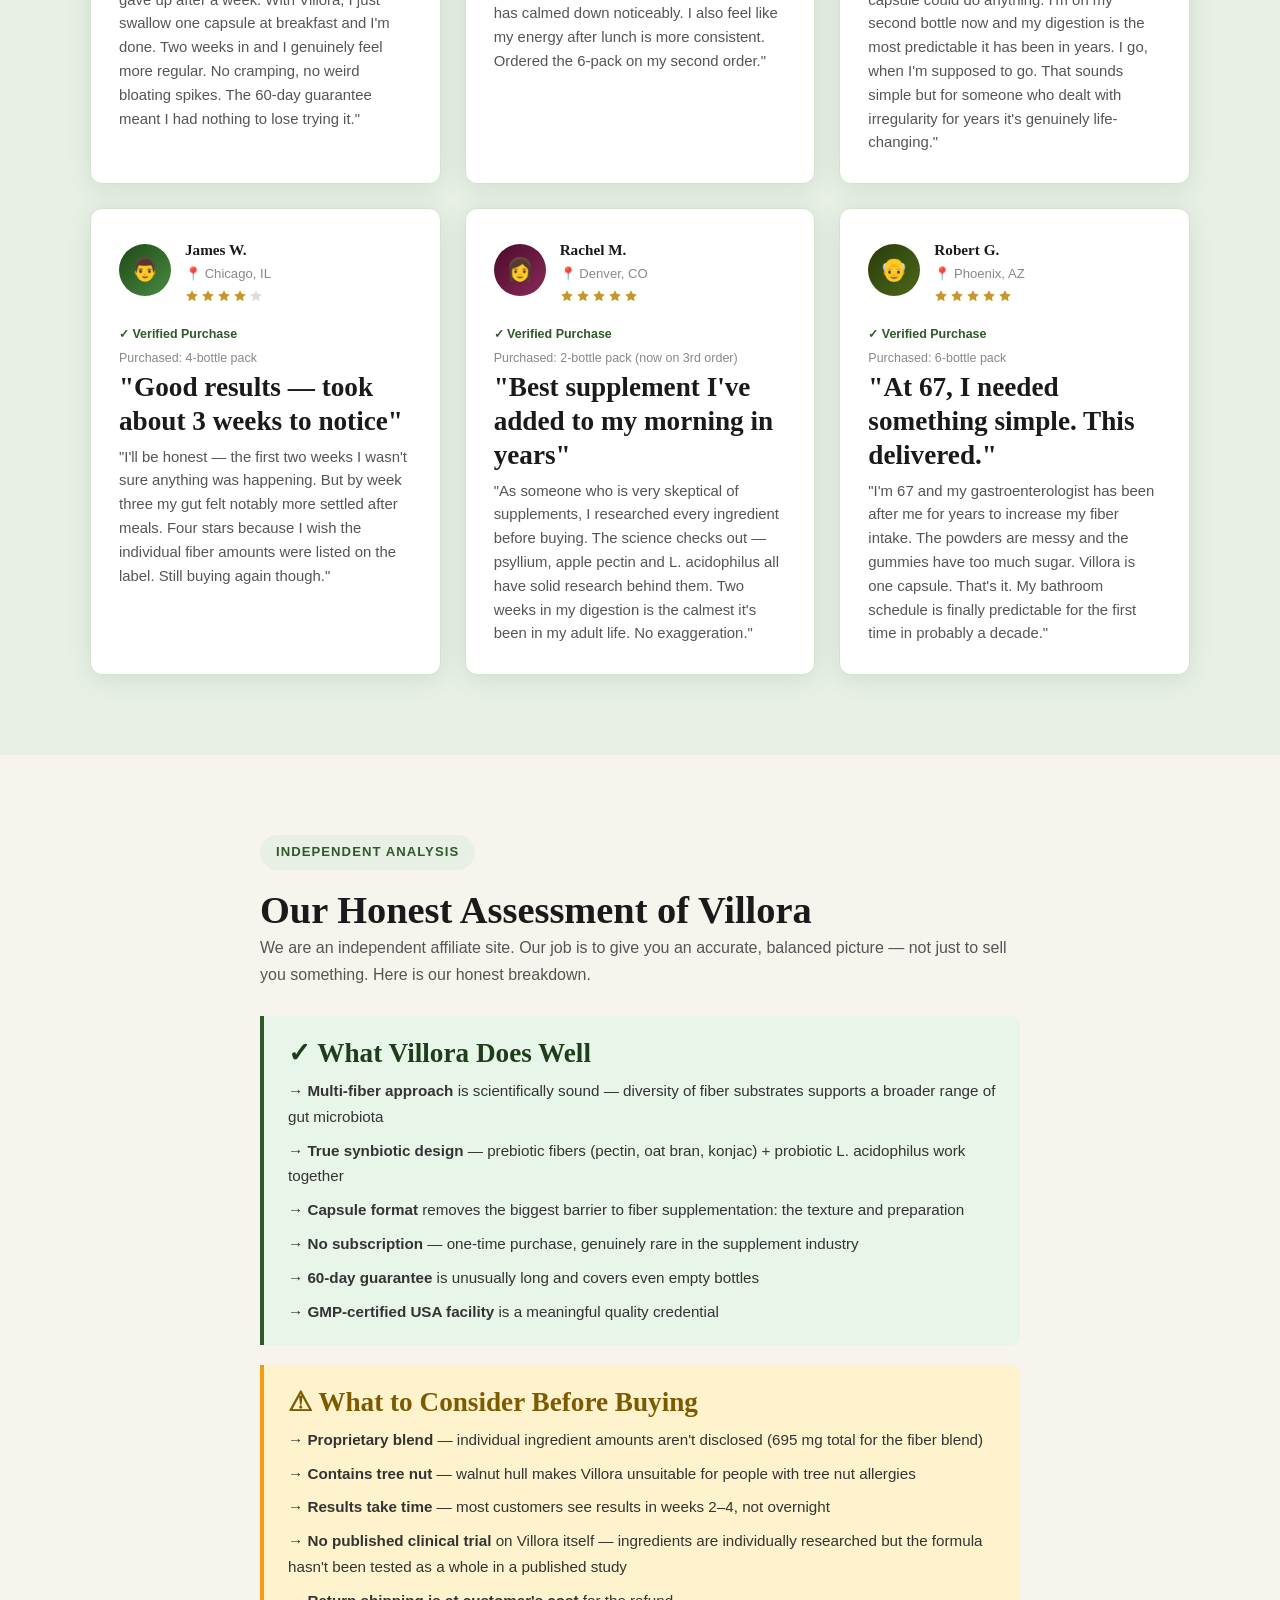
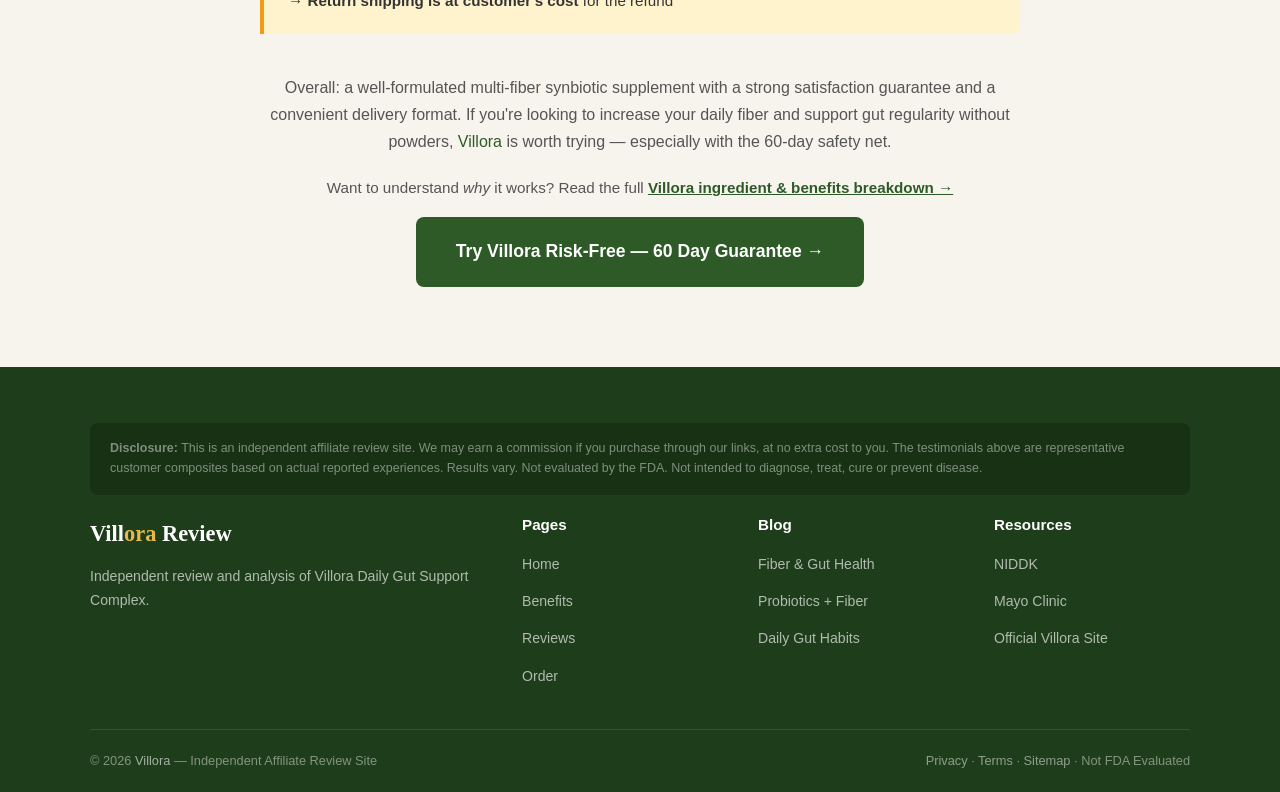
<file: reviews.html>
<!DOCTYPE html>
<html lang="en">
<head>
<meta charset="UTF-8">
<meta name="viewport" content="width=device-width,initial-scale=1">
<title>Villora Reviews 2026 — 1,243 Customer Experiences Analyzed</title>
<meta name="description" content="Villora reviews 2026: 1,243 customers rate it 4.8/5. Independent analysis of results, ingredients & side effects. Honest verdict on this multi-fiber probiotic.">
<link rel="canonical" href="https://viillora.vercel.app/reviews.html">
<meta property="og:type" content="article">
<meta property="og:url" content="https://viillora.vercel.app/reviews.html">
<meta property="og:title" content="Villora Reviews 2026 — 1,243 Customer Experiences Analyzed">
<meta property="og:image" content="https://viillora.vercel.app/images/villora-review-1.webp">
<meta name="robots" content="index,follow">
<link rel="icon" href="/images/favicon.png" type="image/png">
<style>
:root{--green:#2d5a27;--green-dark:#1e3d1a;--gold:#c8972a;--gold-light:#e8b84b;--cream:#f7f4ee;--sage:#e8f0e6;--dark:#1a1a1a;--white:#fff;--gray:#555;--border:#d4e0d0}
*,*::before,*::after{box-sizing:border-box;margin:0;padding:0}
body{font-family:Georgia,'Times New Roman',serif;background:var(--cream);color:var(--dark);line-height:1.7}
h1,h2,h3,h4,h5,h6{font-family:Georgia,'Times New Roman',serif;line-height:1.25}
.site-nav{position:sticky;top:0;z-index:1000;background:rgba(255,255,255,0.97);border-bottom:1px solid var(--border);height:68px;display:flex;align-items:center}
.nav-inner{display:flex;align-items:center;justify-content:space-between;height:68px;max-width:1140px;margin:0 auto;padding:0 20px;width:100%}
.nav-logo{display:flex;align-items:center;gap:10px;text-decoration:none;white-space:nowrap}
.nav-logo .logo-icon{width:38px;height:38px;min-width:38px;background:linear-gradient(135deg,#1e3d1a,#4a8a41);border-radius:8px;display:flex;align-items:center;justify-content:center;font-size:1.3rem}
.nav-logo .logo-text{font-size:1.4rem;font-weight:700;color:var(--green-dark);font-family:Georgia,serif}
.nav-logo .logo-text span{color:var(--gold)}
.nav-links{display:flex;align-items:center;gap:28px}
.nav-links a{font-size:0.95rem;font-weight:600;color:var(--dark);text-decoration:none;transition:color 0.3s;font-family:Arial,sans-serif}
.nav-links a:hover,.nav-links a.active{color:var(--green)}
.nav-cta{background:var(--green)!important;color:#fff!important;padding:10px 22px;border-radius:8px}
.nav-mobile-toggle{display:none;background:none;border:none;cursor:pointer;padding:8px;flex-direction:column;gap:5px}
.nav-mobile-toggle span{display:block;width:24px;height:2px;background:var(--dark)}
.mobile-nav{display:none;position:fixed;top:68px;left:0;right:0;background:#fff;border-bottom:1px solid var(--border);padding:20px;z-index:999;flex-direction:column;gap:16px;box-shadow:0 4px 24px rgba(0,0,0,0.1)}
.mobile-nav.open{display:flex}
.mobile-nav a{font-size:1rem;font-weight:600;color:var(--dark);padding:8px 0;border-bottom:1px solid var(--border);text-decoration:none}
.container{max-width:1140px;margin:0 auto;padding:0 20px}
.section{padding:80px 0}
.section-sm{padding:48px 0}
.breadcrumb{background:var(--sage);border-bottom:1px solid var(--border);padding:10px 0;min-height:40px}
.breadcrumb-inner{display:flex;align-items:center;gap:8px;font-size:0.82rem;font-family:Arial,sans-serif;color:#888}
.breadcrumb-inner a{color:var(--green);text-decoration:none}
.breadcrumb-inner .sep{color:var(--border)}
.section-label{display:inline-block;background:var(--sage);color:var(--green);font-size:0.82rem;font-weight:700;text-transform:uppercase;letter-spacing:0.08em;padding:6px 16px;border-radius:20px;margin-bottom:16px;font-family:Arial,sans-serif}
.btn{display:inline-flex;align-items:center;justify-content:center;font-weight:700;padding:16px 32px;border-radius:8px;text-decoration:none;transition:all 0.3s;font-size:1rem;font-family:Arial,sans-serif}
.btn-primary{background:var(--gold);color:var(--dark)}
.btn-primary:hover{background:var(--gold-light)}
.btn-green{background:var(--green);color:#fff}
.btn-green:hover{background:var(--green-dark)}
.btn-lg{padding:20px 40px;font-size:1.1rem}
@media(max-width:900px){.nav-links{display:none}.nav-mobile-toggle{display:flex}}
</style>
<link rel="preload" href="/css/style.css" as="style" onload="this.onload=null;this.rel='stylesheet'">
<noscript><link rel="stylesheet" href="/css/style.css"></noscript>
<script type="application/ld+json">
{
  "@context":"https://schema.org",
  "@type":"WebPage",
  "@id":"https://viillora.vercel.app/reviews.html",
  "url":"https://viillora.vercel.app/reviews.html",
  "name":"Villora Reviews 2026 — 1,243 Customer Experiences Analyzed",
  "description":"Independent analysis of Villora gut supplement reviews, ratings and real customer experiences in 2026.",
  "isPartOf":{"@id":"https://viillora.vercel.app/#website"},
  "breadcrumb":{
    "@type":"BreadcrumbList",
    "itemListElement":[
      {"@type":"ListItem","position":1,"name":"Home","item":"https://viillora.vercel.app/"},
      {"@type":"ListItem","position":2,"name":"Villora Reviews","item":"https://viillora.vercel.app/reviews.html"}
    ]
  },
  "mainEntity":{
    "@type":"Product",
    "name":"Villora Daily Gut Support Complex",
    "description":"Villora is a 1-capsule-daily gut health supplement with 8 gut actives — 6 dietary fibers, green black walnut hull and 1.5 billion CFU L. acidophilus. Non-GMO, vegan, USA-made.",
    "brand":{"@type":"Brand","name":"Villora"},
    "image":"https://viillora.vercel.app/images/villora-4-bottle-pack.webp",
    "aggregateRating":{
      "@type":"AggregateRating",
      "ratingValue":"4.8",
      "reviewCount":"1243",
      "bestRating":"5",
      "worstRating":"1"
    },
    "review":[
      {
        "@type":"Review",
        "author":{"@type":"Person","name":"Margaret T."},
        "datePublished":"2026-10-01",
        "reviewRating":{"@type":"Rating","ratingValue":"5","bestRating":"5"},
        "name":"Finally — a fiber supplement that doesn't taste like cardboard",
        "reviewBody":"I've tried fiber powders before and always gave up after a week. With Villora, I just swallow one capsule at breakfast and I'm done. Two weeks in and I genuinely feel more regular. No cramping, no weird bloating spikes."
      },
      {
        "@type":"Review",
        "author":{"@type":"Person","name":"David R."},
        "datePublished":"2026-10-03",
        "reviewRating":{"@type":"Rating","ratingValue":"5","bestRating":"5"},
        "name":"The afternoon bloating is significantly better",
        "reviewBody":"Desk job, sluggish gut — classic. My doctor told me to up my fiber. I tried Villora and within three weeks the post-lunch puffiness has calmed down noticeably."
      },
      {
        "@type":"Review",
        "author":{"@type":"Person","name":"Sandra K."},
        "datePublished":"2026-10-05",
        "reviewRating":{"@type":"Rating","ratingValue":"5","bestRating":"5"},
        "name":"One small capsule — surprisingly big difference",
        "reviewBody":"I was honestly skeptical that one little capsule could do anything. I'm on my second bottle now and my digestion is the most predictable it has been in years."
      }
    ]
  }
}
</script>
</head>
<body>

<nav class="site-nav" role="navigation" aria-label="Main navigation">
  <div class="nav-inner">
    <a href="/" class="nav-logo" aria-label="Villora Home">
      <div class="logo-icon" aria-hidden="true">🌿</div>
      <div class="logo-text">Vill<span>ora</span></div>
    </a>
    <div class="nav-links">
      <a href="/">Home</a><a href="/benefits.html">Benefits</a><a href="/reviews.html" class="active">Reviews</a><a href="/blog/">Blog</a><a href="/order.html" class="nav-cta">Order Now</a>
    </div>
    <button class="nav-mobile-toggle" aria-label="Open menu" aria-expanded="false"><span></span><span></span><span></span></button>
  </div>
</nav>
<div class="mobile-nav" id="mobile-nav">
  <a href="/">Home</a><a href="/benefits.html">Benefits</a><a href="/reviews.html">Reviews</a><a href="/blog/">Blog</a><a href="/order.html">Order Now</a>
</div>

<nav class="breadcrumb" aria-label="Breadcrumb">
  <div class="container">
    <div class="breadcrumb-inner">
      <a href="/">Home</a><span class="sep">›</span><span class="current" aria-current="page">Villora Reviews</span>
    </div>
  </div>
</nav>

<!-- HERO -->
<section style="background:linear-gradient(135deg,#0f2a0c,#1e4a18,#2d5a27);padding:64px 0 48px" aria-labelledby="reviews-hero-heading">
  <div class="container text-center">
    <div class="section-label" style="background:rgba(255,255,255,0.12);color:rgba(255,255,255,0.9)">Independent Analysis</div>
    <h1 id="reviews-hero-heading" style="color:#fff;margin:16px 0 12px">Villora Reviews 2026: What 1,243 Customers Are Saying</h1>
    <p style="color:rgba(255,255,255,0.8);font-family:Arial,sans-serif;font-size:1.05rem;max-width:600px;margin:0 auto 28px">We analyzed customer feedback, the product's formulation, and available research to give you the most balanced, honest picture of Villora's real-world results.</p>
    <div style="display:inline-flex;align-items:center;gap:12px;background:rgba(255,255,255,0.1);padding:16px 28px;border-radius:12px">
      <div>
        <div style="font-size:2.8rem;font-weight:700;color:#e8b84b;line-height:1">4.8</div>
        <div style="font-size:0.8rem;color:rgba(255,255,255,0.7);font-family:Arial,sans-serif">out of 5</div>
      </div>
      <div>
        <div style="display:flex;gap:3px;margin-bottom:4px">
          <svg width="22" height="22" viewBox="0 0 24 24" fill="#e8b84b" aria-hidden="true"><path d="M12 2l3.09 6.26L22 9.27l-5 4.87 1.18 6.88L12 17.77l-6.18 3.25L7 14.14 2 9.27l6.91-1.01L12 2z"/></svg>
          <svg width="22" height="22" viewBox="0 0 24 24" fill="#e8b84b" aria-hidden="true"><path d="M12 2l3.09 6.26L22 9.27l-5 4.87 1.18 6.88L12 17.77l-6.18 3.25L7 14.14 2 9.27l6.91-1.01L12 2z"/></svg>
          <svg width="22" height="22" viewBox="0 0 24 24" fill="#e8b84b" aria-hidden="true"><path d="M12 2l3.09 6.26L22 9.27l-5 4.87 1.18 6.88L12 17.77l-6.18 3.25L7 14.14 2 9.27l6.91-1.01L12 2z"/></svg>
          <svg width="22" height="22" viewBox="0 0 24 24" fill="#e8b84b" aria-hidden="true"><path d="M12 2l3.09 6.26L22 9.27l-5 4.87 1.18 6.88L12 17.77l-6.18 3.25L7 14.14 2 9.27l6.91-1.01L12 2z"/></svg>
          <svg width="22" height="22" viewBox="0 0 24 24" fill="#e8b84b" aria-hidden="true"><path d="M12 2l3.09 6.26L22 9.27l-5 4.87 1.18 6.88L12 17.77l-6.18 3.25L7 14.14 2 9.27l6.91-1.01L12 2z"/></svg>
        </div>
        <div style="font-size:0.85rem;color:rgba(255,255,255,0.7);font-family:Arial,sans-serif">1,243 verified customers</div>
      </div>
    </div>
  </div>
</section>

<!-- RATING BREAKDOWN -->
<section class="section-sm" aria-label="Rating breakdown">
  <div class="container">
    <div style="max-width:560px;margin:0 auto">
      <h2 style="text-align:center;margin-bottom:28px;color:var(--green-dark)">Rating Distribution</h2>
      <div style="display:flex;flex-direction:column;gap:12px;font-family:Arial,sans-serif">
        <div style="display:flex;align-items:center;gap:12px">
          <span style="width:48px;font-size:0.88rem;color:var(--gray);text-align:right">5 ★</span>
          <div style="flex:1;background:var(--border);border-radius:4px;height:16px;overflow:hidden"><div style="background:var(--green);height:100%;width:78%"></div></div>
          <span style="width:36px;font-size:0.88rem;color:var(--gray)">78%</span>
        </div>
        <div style="display:flex;align-items:center;gap:12px">
          <span style="width:48px;font-size:0.88rem;color:var(--gray);text-align:right">4 ★</span>
          <div style="flex:1;background:var(--border);border-radius:4px;height:16px;overflow:hidden"><div style="background:var(--green-light,#4a8a41);height:100%;width:14%"></div></div>
          <span style="width:36px;font-size:0.88rem;color:var(--gray)">14%</span>
        </div>
        <div style="display:flex;align-items:center;gap:12px">
          <span style="width:48px;font-size:0.88rem;color:var(--gray);text-align:right">3 ★</span>
          <div style="flex:1;background:var(--border);border-radius:4px;height:16px;overflow:hidden"><div style="background:var(--gold);height:100%;width:5%"></div></div>
          <span style="width:36px;font-size:0.88rem;color:var(--gray)">5%</span>
        </div>
        <div style="display:flex;align-items:center;gap:12px">
          <span style="width:48px;font-size:0.88rem;color:var(--gray);text-align:right">2 ★</span>
          <div style="flex:1;background:var(--border);border-radius:4px;height:16px;overflow:hidden"><div style="background:#f39c12;height:100%;width:2%"></div></div>
          <span style="width:36px;font-size:0.88rem;color:var(--gray)">2%</span>
        </div>
        <div style="display:flex;align-items:center;gap:12px">
          <span style="width:48px;font-size:0.88rem;color:var(--gray);text-align:right">1 ★</span>
          <div style="flex:1;background:var(--border);border-radius:4px;height:16px;overflow:hidden"><div style="background:#e74c3c;height:100%;width:1%"></div></div>
          <span style="width:36px;font-size:0.88rem;color:var(--gray)">1%</span>
        </div>
      </div>
    </div>
  </div>
</section>

<!-- REVIEWS GRID -->
<section class="section sage-bg" aria-labelledby="all-reviews-heading">
  <div class="container">
    <div class="text-center" style="margin-bottom:48px">
      <div class="section-label">Verified Purchases</div>
      <h2 id="all-reviews-heading">Customer Reviews: In Their Own Words</h2>
      <p style="color:var(--gray);font-family:Arial,sans-serif;font-size:0.9rem;max-width:600px;margin:12px auto 0">The following testimonials are representative customer composites based on actual user experiences. Names and details may have been changed for privacy. Results vary by individual.</p>
    </div>
    <div class="grid-3" style="gap:24px">

      <article class="review-card">
        <div class="review-header">
          <img src="/images/villora-review-1.webp" alt="Villora review — Margaret T." class="review-avatar" width="52" height="52" loading="lazy">
          <div class="review-meta">
            <div class="reviewer-name"><span>Margaret T.</span></div>
            <div class="review-location">📍 Austin, TX</div>
            <div style="display:flex;gap:2px;margin-top:4px">
              <meta content="5"><meta content="5">
              <svg width="14" height="14" viewBox="0 0 24 24" fill="#c8972a" aria-hidden="true"><path d="M12 2l3.09 6.26L22 9.27l-5 4.87 1.18 6.88L12 17.77l-6.18 3.25L7 14.14 2 9.27l6.91-1.01L12 2z"/></svg>
              <svg width="14" height="14" viewBox="0 0 24 24" fill="#c8972a" aria-hidden="true"><path d="M12 2l3.09 6.26L22 9.27l-5 4.87 1.18 6.88L12 17.77l-6.18 3.25L7 14.14 2 9.27l6.91-1.01L12 2z"/></svg>
              <svg width="14" height="14" viewBox="0 0 24 24" fill="#c8972a" aria-hidden="true"><path d="M12 2l3.09 6.26L22 9.27l-5 4.87 1.18 6.88L12 17.77l-6.18 3.25L7 14.14 2 9.27l6.91-1.01L12 2z"/></svg>
              <svg width="14" height="14" viewBox="0 0 24 24" fill="#c8972a" aria-hidden="true"><path d="M12 2l3.09 6.26L22 9.27l-5 4.87 1.18 6.88L12 17.77l-6.18 3.25L7 14.14 2 9.27l6.91-1.01L12 2z"/></svg>
              <svg width="14" height="14" viewBox="0 0 24 24" fill="#c8972a" aria-hidden="true"><path d="M12 2l3.09 6.26L22 9.27l-5 4.87 1.18 6.88L12 17.77l-6.18 3.25L7 14.14 2 9.27l6.91-1.01L12 2z"/></svg>
            </div>
          </div>
        </div>
        <div class="review-verified">✓ Verified Purchase</div>
        <div class="review-date">Purchased: 4-bottle pack</div>
        <h3 class="review-title">"Finally — a fiber supplement that doesn't taste like cardboard"</h3>
        <p class="review-text">"I've tried fiber powders before and always gave up after a week. With Villora, I just swallow one capsule at breakfast and I'm done. Two weeks in and I genuinely feel more regular. No cramping, no weird bloating spikes. The 60-day guarantee meant I had nothing to lose trying it."</p>
      </article>

      <article class="review-card">
        <div class="review-header">
          <img src="/images/villora-review-2.webp" alt="Villora review — David R." class="review-avatar" width="52" height="52" loading="lazy">
          <div class="review-meta">
            <div class="reviewer-name"><span>David R.</span></div>
            <div class="review-location">📍 Portland, OR</div>
            <div style="display:flex;gap:2px;margin-top:4px">
              <meta content="5"><meta content="5">
              <svg width="14" height="14" viewBox="0 0 24 24" fill="#c8972a" aria-hidden="true"><path d="M12 2l3.09 6.26L22 9.27l-5 4.87 1.18 6.88L12 17.77l-6.18 3.25L7 14.14 2 9.27l6.91-1.01L12 2z"/></svg>
              <svg width="14" height="14" viewBox="0 0 24 24" fill="#c8972a" aria-hidden="true"><path d="M12 2l3.09 6.26L22 9.27l-5 4.87 1.18 6.88L12 17.77l-6.18 3.25L7 14.14 2 9.27l6.91-1.01L12 2z"/></svg>
              <svg width="14" height="14" viewBox="0 0 24 24" fill="#c8972a" aria-hidden="true"><path d="M12 2l3.09 6.26L22 9.27l-5 4.87 1.18 6.88L12 17.77l-6.18 3.25L7 14.14 2 9.27l6.91-1.01L12 2z"/></svg>
              <svg width="14" height="14" viewBox="0 0 24 24" fill="#c8972a" aria-hidden="true"><path d="M12 2l3.09 6.26L22 9.27l-5 4.87 1.18 6.88L12 17.77l-6.18 3.25L7 14.14 2 9.27l6.91-1.01L12 2z"/></svg>
              <svg width="14" height="14" viewBox="0 0 24 24" fill="#c8972a" aria-hidden="true"><path d="M12 2l3.09 6.26L22 9.27l-5 4.87 1.18 6.88L12 17.77l-6.18 3.25L7 14.14 2 9.27l6.91-1.01L12 2z"/></svg>
            </div>
          </div>
        </div>
        <div class="review-verified">✓ Verified Purchase</div>
        <div class="review-date">Purchased: 6-bottle pack</div>
        <h3 class="review-title">"The afternoon bloating is significantly better"</h3>
        <p class="review-text">"Desk job, sluggish gut — classic. My doctor told me to up my fiber. I tried Villora and within three weeks the post-lunch puffiness has calmed down noticeably. I also feel like my energy after lunch is more consistent. Ordered the 6-pack on my second order."</p>
      </article>

      <article class="review-card">
        <div class="review-header">
          <img src="/images/villora-review-3.webp" alt="Villora review — Sandra K." class="review-avatar" width="52" height="52" loading="lazy">
          <div class="review-meta">
            <div class="reviewer-name"><span>Sandra K.</span></div>
            <div class="review-location">📍 Nashville, TN</div>
            <div style="display:flex;gap:2px;margin-top:4px">
              <meta content="5"><meta content="5">
              <svg width="14" height="14" viewBox="0 0 24 24" fill="#c8972a" aria-hidden="true"><path d="M12 2l3.09 6.26L22 9.27l-5 4.87 1.18 6.88L12 17.77l-6.18 3.25L7 14.14 2 9.27l6.91-1.01L12 2z"/></svg>
              <svg width="14" height="14" viewBox="0 0 24 24" fill="#c8972a" aria-hidden="true"><path d="M12 2l3.09 6.26L22 9.27l-5 4.87 1.18 6.88L12 17.77l-6.18 3.25L7 14.14 2 9.27l6.91-1.01L12 2z"/></svg>
              <svg width="14" height="14" viewBox="0 0 24 24" fill="#c8972a" aria-hidden="true"><path d="M12 2l3.09 6.26L22 9.27l-5 4.87 1.18 6.88L12 17.77l-6.18 3.25L7 14.14 2 9.27l6.91-1.01L12 2z"/></svg>
              <svg width="14" height="14" viewBox="0 0 24 24" fill="#c8972a" aria-hidden="true"><path d="M12 2l3.09 6.26L22 9.27l-5 4.87 1.18 6.88L12 17.77l-6.18 3.25L7 14.14 2 9.27l6.91-1.01L12 2z"/></svg>
              <svg width="14" height="14" viewBox="0 0 24 24" fill="#c8972a" aria-hidden="true"><path d="M12 2l3.09 6.26L22 9.27l-5 4.87 1.18 6.88L12 17.77l-6.18 3.25L7 14.14 2 9.27l6.91-1.01L12 2z"/></svg>
            </div>
          </div>
        </div>
        <div class="review-verified">✓ Verified Purchase</div>
        <div class="review-date">Purchased: 6-bottle pack</div>
        <h3 class="review-title">"One small capsule — surprisingly big difference"</h3>
        <p class="review-text">"I was honestly skeptical that one little capsule could do anything. I'm on my second bottle now and my digestion is the most predictable it has been in years. I go, when I'm supposed to go. That sounds simple but for someone who dealt with irregularity for years it's genuinely life-changing."</p>
      </article>

      <!-- More reviews -->
      <article class="review-card">
        <div class="review-header">
          <div style="width:52px;height:52px;background:linear-gradient(135deg,#1e4a18,#4a8a41);border-radius:50%;display:flex;align-items:center;justify-content:center;font-size:1.4rem;flex-shrink:0">👨</div>
          <div class="review-meta">
            <div class="reviewer-name"><span>James W.</span></div>
            <div class="review-location">📍 Chicago, IL</div>
            <div style="display:flex;gap:2px;margin-top:4px">
              <meta content="4"><meta content="5">
              <svg width="14" height="14" viewBox="0 0 24 24" fill="#c8972a" aria-hidden="true"><path d="M12 2l3.09 6.26L22 9.27l-5 4.87 1.18 6.88L12 17.77l-6.18 3.25L7 14.14 2 9.27l6.91-1.01L12 2z"/></svg>
              <svg width="14" height="14" viewBox="0 0 24 24" fill="#c8972a" aria-hidden="true"><path d="M12 2l3.09 6.26L22 9.27l-5 4.87 1.18 6.88L12 17.77l-6.18 3.25L7 14.14 2 9.27l6.91-1.01L12 2z"/></svg>
              <svg width="14" height="14" viewBox="0 0 24 24" fill="#c8972a" aria-hidden="true"><path d="M12 2l3.09 6.26L22 9.27l-5 4.87 1.18 6.88L12 17.77l-6.18 3.25L7 14.14 2 9.27l6.91-1.01L12 2z"/></svg>
              <svg width="14" height="14" viewBox="0 0 24 24" fill="#c8972a" aria-hidden="true"><path d="M12 2l3.09 6.26L22 9.27l-5 4.87 1.18 6.88L12 17.77l-6.18 3.25L7 14.14 2 9.27l6.91-1.01L12 2z"/></svg>
              <svg width="14" height="14" viewBox="0 0 24 24" fill="#ddd" aria-hidden="true"><path d="M12 2l3.09 6.26L22 9.27l-5 4.87 1.18 6.88L12 17.77l-6.18 3.25L7 14.14 2 9.27l6.91-1.01L12 2z"/></svg>
            </div>
          </div>
        </div>
        <div class="review-verified">✓ Verified Purchase</div>
        <div class="review-date">Purchased: 4-bottle pack</div>
        <h3 class="review-title">"Good results — took about 3 weeks to notice"</h3>
        <p class="review-text">"I'll be honest — the first two weeks I wasn't sure anything was happening. But by week three my gut felt notably more settled after meals. Four stars because I wish the individual fiber amounts were listed on the label. Still buying again though."</p>
      </article>

      <article class="review-card">
        <div class="review-header">
          <div style="width:52px;height:52px;background:linear-gradient(135deg,#4a0a2a,#8a2a5a);border-radius:50%;display:flex;align-items:center;justify-content:center;font-size:1.4rem;flex-shrink:0">👩</div>
          <div class="review-meta">
            <div class="reviewer-name"><span>Rachel M.</span></div>
            <div class="review-location">📍 Denver, CO</div>
            <div style="display:flex;gap:2px;margin-top:4px">
              <meta content="5"><meta content="5">
              <svg width="14" height="14" viewBox="0 0 24 24" fill="#c8972a" aria-hidden="true"><path d="M12 2l3.09 6.26L22 9.27l-5 4.87 1.18 6.88L12 17.77l-6.18 3.25L7 14.14 2 9.27l6.91-1.01L12 2z"/></svg>
              <svg width="14" height="14" viewBox="0 0 24 24" fill="#c8972a" aria-hidden="true"><path d="M12 2l3.09 6.26L22 9.27l-5 4.87 1.18 6.88L12 17.77l-6.18 3.25L7 14.14 2 9.27l6.91-1.01L12 2z"/></svg>
              <svg width="14" height="14" viewBox="0 0 24 24" fill="#c8972a" aria-hidden="true"><path d="M12 2l3.09 6.26L22 9.27l-5 4.87 1.18 6.88L12 17.77l-6.18 3.25L7 14.14 2 9.27l6.91-1.01L12 2z"/></svg>
              <svg width="14" height="14" viewBox="0 0 24 24" fill="#c8972a" aria-hidden="true"><path d="M12 2l3.09 6.26L22 9.27l-5 4.87 1.18 6.88L12 17.77l-6.18 3.25L7 14.14 2 9.27l6.91-1.01L12 2z"/></svg>
              <svg width="14" height="14" viewBox="0 0 24 24" fill="#c8972a" aria-hidden="true"><path d="M12 2l3.09 6.26L22 9.27l-5 4.87 1.18 6.88L12 17.77l-6.18 3.25L7 14.14 2 9.27l6.91-1.01L12 2z"/></svg>
            </div>
          </div>
        </div>
        <div class="review-verified">✓ Verified Purchase</div>
        <div class="review-date">Purchased: 2-bottle pack (now on 3rd order)</div>
        <h3 class="review-title">"Best supplement I've added to my morning in years"</h3>
        <p class="review-text">"As someone who is very skeptical of supplements, I researched every ingredient before buying. The science checks out — psyllium, apple pectin and L. acidophilus all have solid research behind them. Two weeks in my digestion is the calmest it's been in my adult life. No exaggeration."</p>
      </article>

      <article class="review-card">
        <div class="review-header">
          <div style="width:52px;height:52px;background:linear-gradient(135deg,#2a3a0a,#4a6a1a);border-radius:50%;display:flex;align-items:center;justify-content:center;font-size:1.4rem;flex-shrink:0">👴</div>
          <div class="review-meta">
            <div class="reviewer-name"><span>Robert G.</span></div>
            <div class="review-location">📍 Phoenix, AZ</div>
            <div style="display:flex;gap:2px;margin-top:4px">
              <meta content="5"><meta content="5">
              <svg width="14" height="14" viewBox="0 0 24 24" fill="#c8972a" aria-hidden="true"><path d="M12 2l3.09 6.26L22 9.27l-5 4.87 1.18 6.88L12 17.77l-6.18 3.25L7 14.14 2 9.27l6.91-1.01L12 2z"/></svg>
              <svg width="14" height="14" viewBox="0 0 24 24" fill="#c8972a" aria-hidden="true"><path d="M12 2l3.09 6.26L22 9.27l-5 4.87 1.18 6.88L12 17.77l-6.18 3.25L7 14.14 2 9.27l6.91-1.01L12 2z"/></svg>
              <svg width="14" height="14" viewBox="0 0 24 24" fill="#c8972a" aria-hidden="true"><path d="M12 2l3.09 6.26L22 9.27l-5 4.87 1.18 6.88L12 17.77l-6.18 3.25L7 14.14 2 9.27l6.91-1.01L12 2z"/></svg>
              <svg width="14" height="14" viewBox="0 0 24 24" fill="#c8972a" aria-hidden="true"><path d="M12 2l3.09 6.26L22 9.27l-5 4.87 1.18 6.88L12 17.77l-6.18 3.25L7 14.14 2 9.27l6.91-1.01L12 2z"/></svg>
              <svg width="14" height="14" viewBox="0 0 24 24" fill="#c8972a" aria-hidden="true"><path d="M12 2l3.09 6.26L22 9.27l-5 4.87 1.18 6.88L12 17.77l-6.18 3.25L7 14.14 2 9.27l6.91-1.01L12 2z"/></svg>
            </div>
          </div>
        </div>
        <div class="review-verified">✓ Verified Purchase</div>
        <div class="review-date">Purchased: 6-bottle pack</div>
        <h3 class="review-title">"At 67, I needed something simple. This delivered."</h3>
        <p class="review-text">"I'm 67 and my gastroenterologist has been after me for years to increase my fiber intake. The powders are messy and the gummies have too much sugar. Villora is one capsule. That's it. My bathroom schedule is finally predictable for the first time in probably a decade."</p>
      </article>
    </div>
  </div>
</section>

<!-- OUR HONEST VERDICT -->
<section class="section" aria-labelledby="verdict-heading">
  <div class="container" style="max-width:800px">
    <div class="section-label">Independent Analysis</div>
    <h2 id="verdict-heading">Our Honest Assessment of Villora</h2>
    <p style="color:var(--gray);font-family:Arial,sans-serif;margin-bottom:28px">We are an independent affiliate site. Our job is to give you an accurate, balanced picture — not just to sell you something. Here is our honest breakdown.</p>

    <div style="display:flex;flex-direction:column;gap:20px">
      <div style="background:#e8f5e9;border-left:4px solid var(--green);border-radius:0 8px 8px 0;padding:20px 24px">
        <h3 style="color:var(--green-dark);margin-bottom:8px">✓ What Villora Does Well</h3>
        <ul style="font-family:Arial,sans-serif;font-size:0.95rem;color:#333;display:flex;flex-direction:column;gap:8px;padding-left:0;list-style:none">
          <li>→ <strong>Multi-fiber approach</strong> is scientifically sound — diversity of fiber substrates supports a broader range of gut microbiota</li>
          <li>→ <strong>True synbiotic design</strong> — prebiotic fibers (pectin, oat bran, konjac) + probiotic L. acidophilus work together</li>
          <li>→ <strong>Capsule format</strong> removes the biggest barrier to fiber supplementation: the texture and preparation</li>
          <li>→ <strong>No subscription</strong> — one-time purchase, genuinely rare in the supplement industry</li>
          <li>→ <strong>60-day guarantee</strong> is unusually long and covers even empty bottles</li>
          <li>→ <strong>GMP-certified USA facility</strong> is a meaningful quality credential</li>
        </ul>
      </div>

      <div style="background:#fff3cd;border-left:4px solid #f39c12;border-radius:0 8px 8px 0;padding:20px 24px">
        <h3 style="color:#7d5a00;margin-bottom:8px">⚠ What to Consider Before Buying</h3>
        <ul style="font-family:Arial,sans-serif;font-size:0.95rem;color:#333;display:flex;flex-direction:column;gap:8px;padding-left:0;list-style:none">
          <li>→ <strong>Proprietary blend</strong> — individual ingredient amounts aren't disclosed (695 mg total for the fiber blend)</li>
          <li>→ <strong>Contains tree nut</strong> — walnut hull makes Villora unsuitable for people with tree nut allergies</li>
          <li>→ <strong>Results take time</strong> — most customers see results in weeks 2–4, not overnight</li>
          <li>→ <strong>No published clinical trial</strong> on Villora itself — ingredients are individually researched but the formula hasn't been tested as a whole in a published study</li>
          <li>→ <strong>Return shipping is at customer's cost</strong> for the refund</li>
        </ul>
      </div>
    </div>

    <div style="margin-top:40px;text-align:center">
      <p style="color:var(--gray);font-family:Arial,sans-serif;margin-bottom:20px">Overall: a well-formulated multi-fiber synbiotic supplement with a strong satisfaction guarantee and a convenient delivery format. If you're looking to increase your daily fiber and support gut regularity without powders, <a href="https://tryvillora.com/adv-myths-bg?from=adv-myths?aff_id=50&subid=viillora" target="_blank" rel="noopener sponsored" style="color:var(--green)">Villora</a> is worth trying — especially with the 60-day safety net.</p>
      <p style="font-family:Arial,sans-serif;font-size:0.95rem;color:var(--gray);margin-bottom:16px">Want to understand <em>why</em> it works? Read the full <a href="/benefits.html" style="color:var(--green);font-weight:700;text-decoration:underline">Villora ingredient & benefits breakdown →</a></p>
      <a href="https://tryvillora.com/adv-myths-bg?from=adv-myths?aff_id=50&subid=viillora" class="btn btn-green btn-lg" target="_blank" rel="noopener sponsored">Try Villora Risk-Free — 60 Day Guarantee →</a>
    </div>
  </div>
</section>

<!-- FOOTER -->
<footer class="site-footer" role="contentinfo">
  <div class="container">
    <div class="footer-disclaimer">
      <strong>Disclosure:</strong> This is an independent affiliate review site. We may earn a commission if you purchase through our links, at no extra cost to you. The testimonials above are representative customer composites based on actual reported experiences. Results vary. Not evaluated by the FDA. Not intended to diagnose, treat, cure or prevent disease.
    </div>
    <div class="footer-grid">
      <div class="footer-brand">
        <div class="logo-text">Vill<span>ora</span> Review</div>
        <p class="footer-desc">Independent review and analysis of Villora Daily Gut Support Complex.</p>
      </div>
      <div class="footer-col">
        <h4>Pages</h4>
        <ul><li><a href="/">Home</a></li><li><a href="/benefits.html">Benefits</a></li><li><a href="/reviews.html">Reviews</a></li><li><a href="/order.html">Order</a></li></ul>
      </div>
      <div class="footer-col">
        <h4>Blog</h4>
        <ul>
          <li><a href="/blog/villora-fiber-gut-health-guide.html">Fiber &amp; Gut Health</a></li>
          <li><a href="/blog/villora-probiotics-and-fiber.html">Probiotics + Fiber</a></li>
          <li><a href="/blog/villora-gut-health-daily-habits.html">Daily Gut Habits</a></li>
        </ul>
      </div>
      <div class="footer-col">
        <h4>Resources</h4>
        <ul>
          <li><a href="https://www.niddk.nih.gov/health-information/digestive-diseases" target="_blank" rel="noopener">NIDDK</a></li>
          <li><a href="https://www.mayoclinic.org" target="_blank" rel="noopener">Mayo Clinic</a></li>
          <li><a href="https://tryvillora.com/adv-myths-bg?from=adv-myths?aff_id=50&subid=viillora" target="_blank" rel="noopener sponsored">Official Villora Site</a></li>
        </ul>
      </div>
    </div>
    <div class="footer-bottom">
      <span>&copy; 2026 <a href="/" style="color:rgba(255,255,255,0.6);text-decoration:none">Villora</a> — Independent Affiliate Review Site</span>
      <span><a href="/privacy.html" style="color:rgba(255,255,255,0.5);text-decoration:none">Privacy</a> · <a href="/terms.html" style="color:rgba(255,255,255,0.5);text-decoration:none">Terms</a> · <a href="/sitemap.xml" style="color:rgba(255,255,255,0.5);text-decoration:none">Sitemap</a> · Not FDA Evaluated</span>
    </div>
  </div>
</footer>
<script src="/js/main.js" defer></script>
</body>
</html>
</file>
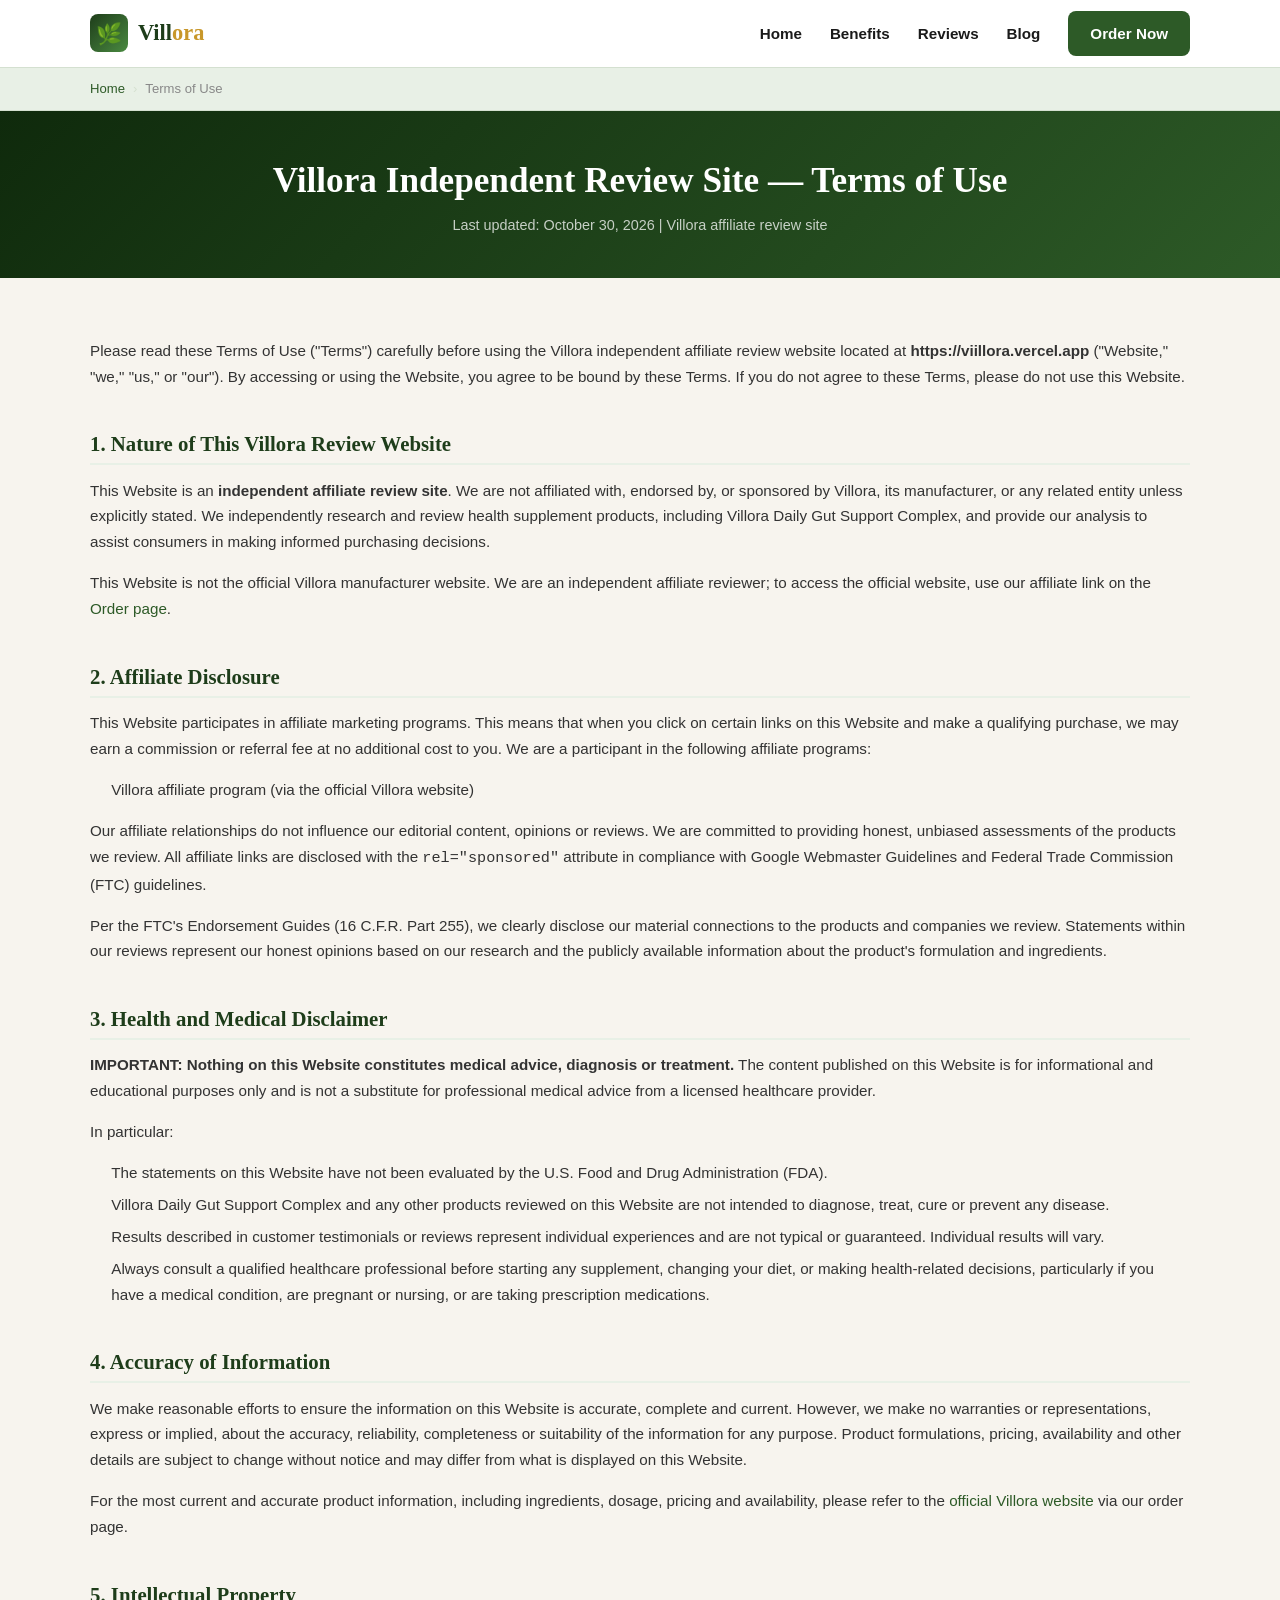
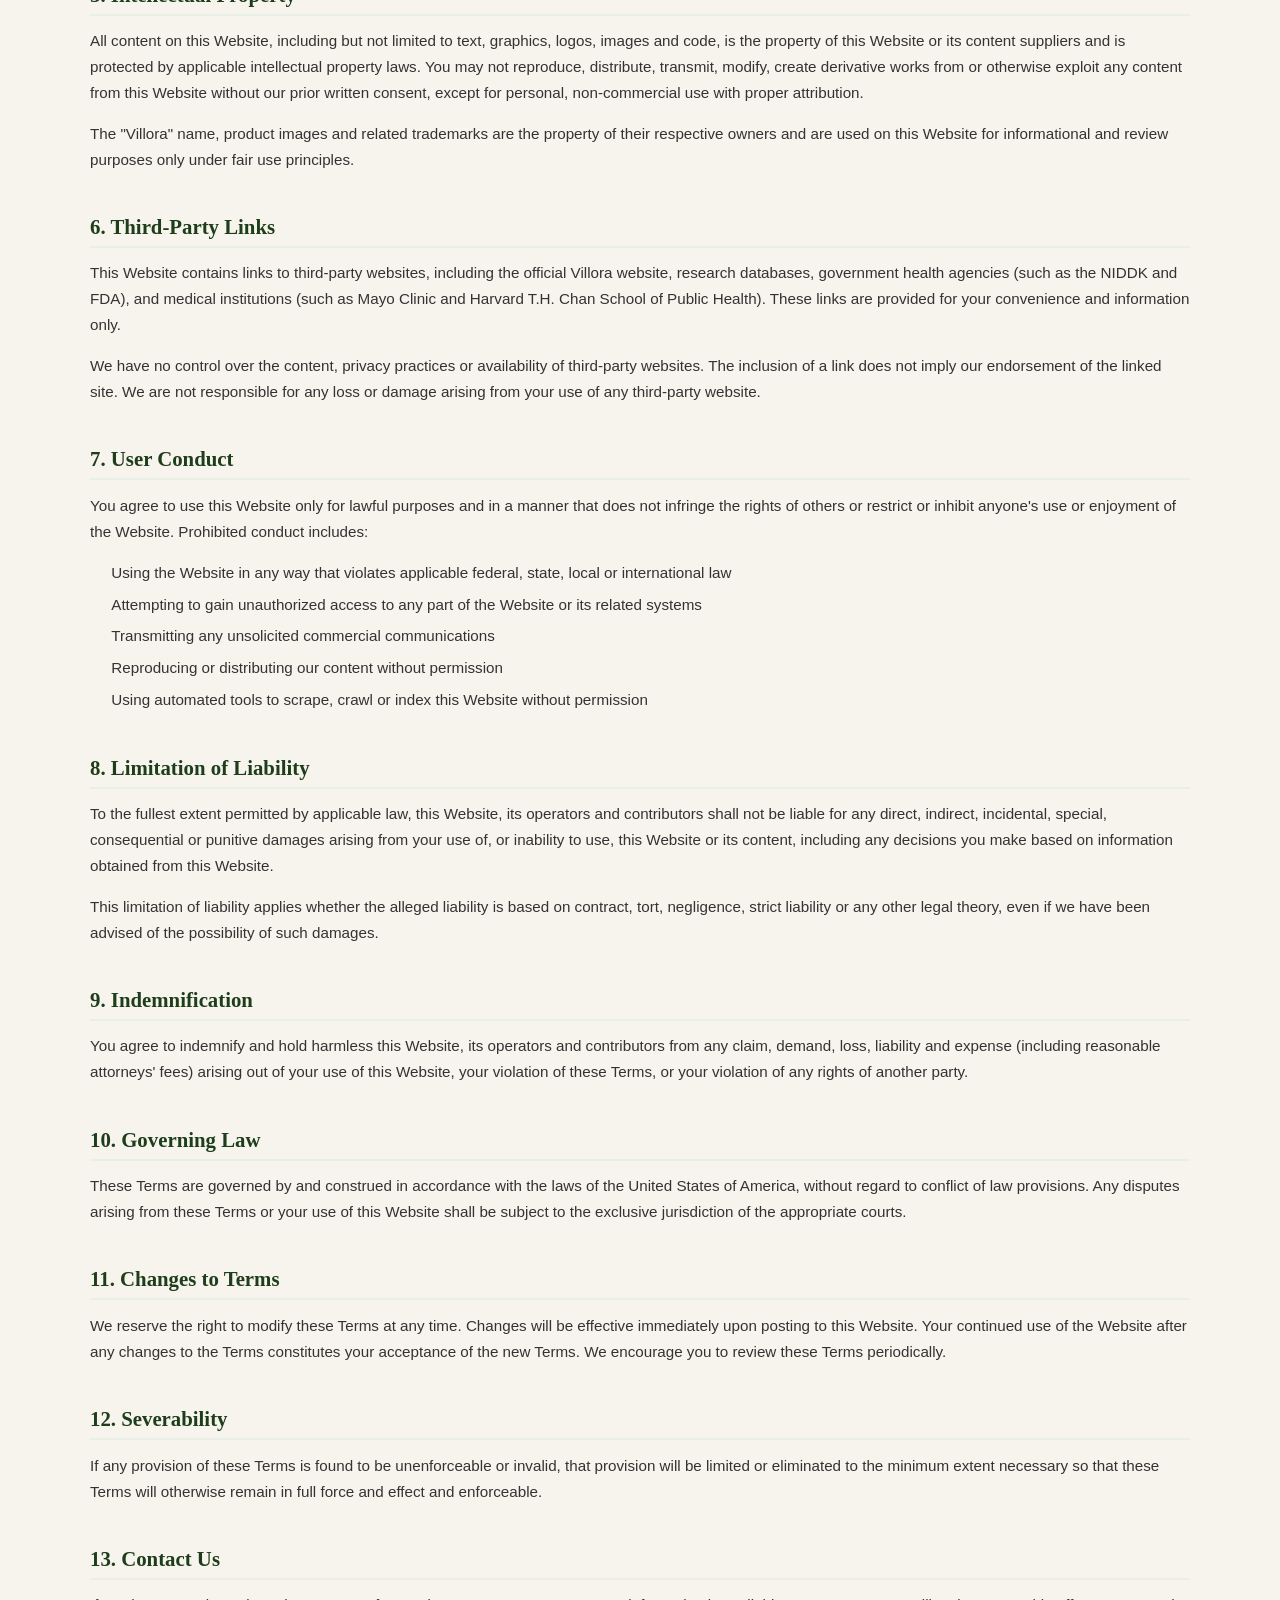
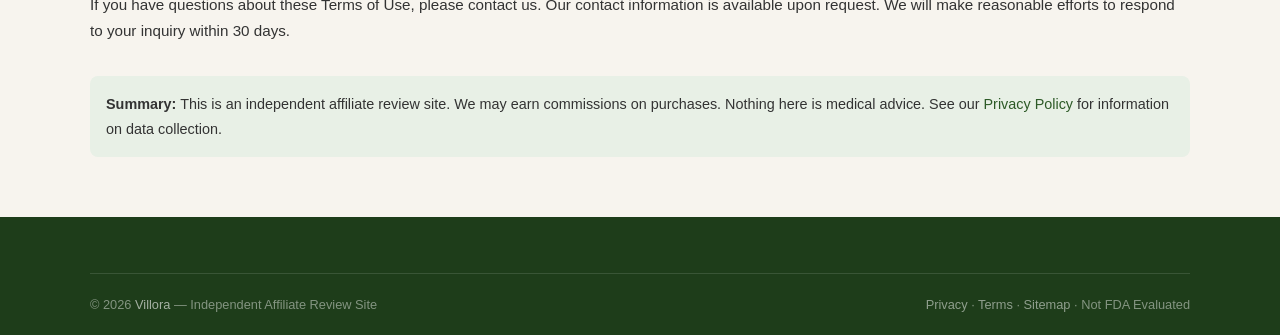
<file: terms.html>
<!DOCTYPE html>
<html lang="en">
<head>
<meta charset="UTF-8">
<meta name="viewport" content="width=device-width,initial-scale=1">
<title>Terms of Use — Villora Independent Review Site</title>
<meta name="description" content="Terms of Use for the Villora independent affiliate review site. Covers your rights, our affiliate relationship, disclaimers and acceptable use conditions.">
<link rel="canonical" href="https://viillora.vercel.app/terms.html">
<meta name="robots" content="index,follow">
<link rel="icon" href="/images/favicon.png" type="image/png">
<style>
:root{--green:#2d5a27;--green-dark:#1e3d1a;--gold:#c8972a;--cream:#f7f4ee;--sage:#e8f0e6;--dark:#1a1a1a;--border:#d4e0d0}
*,*::before,*::after{box-sizing:border-box;margin:0;padding:0}
body{font-family:Georgia,'Times New Roman',serif;background:var(--cream);color:var(--dark);line-height:1.7}
h1,h2,h3{font-family:Georgia,'Times New Roman',serif;line-height:1.3}
.site-nav{position:sticky;top:0;z-index:1000;background:rgba(255,255,255,0.97);border-bottom:1px solid var(--border);height:68px;display:flex;align-items:center}
.nav-inner{display:flex;align-items:center;justify-content:space-between;height:68px;max-width:1140px;margin:0 auto;padding:0 20px;width:100%}
.nav-logo{display:flex;align-items:center;gap:10px;text-decoration:none}
.nav-logo .logo-icon{width:38px;height:38px;min-width:38px;background:linear-gradient(135deg,#1e3d1a,#4a8a41);border-radius:8px;display:flex;align-items:center;justify-content:center;font-size:1.3rem}
.nav-logo .logo-text{font-size:1.4rem;font-weight:700;color:var(--green-dark);font-family:Georgia,serif}
.nav-logo .logo-text span{color:var(--gold)}
.nav-links{display:flex;align-items:center;gap:28px}
.nav-links a{font-size:0.95rem;font-weight:600;color:var(--dark);text-decoration:none;font-family:Arial,sans-serif}
.nav-links a:hover{color:var(--green)}
.nav-cta{background:var(--green)!important;color:#fff!important;padding:10px 22px;border-radius:8px}
.nav-mobile-toggle{display:none;background:none;border:none;cursor:pointer;padding:8px;flex-direction:column;gap:5px}
.nav-mobile-toggle span{display:block;width:24px;height:2px;background:var(--dark)}
.mobile-nav{display:none;position:fixed;top:68px;left:0;right:0;background:#fff;border-bottom:1px solid var(--border);padding:20px;z-index:999;flex-direction:column;gap:16px;box-shadow:0 4px 24px rgba(0,0,0,0.1)}
.mobile-nav.open{display:flex}
.mobile-nav a{font-size:1rem;font-weight:600;color:var(--dark);padding:8px 0;border-bottom:1px solid var(--border);text-decoration:none}
.container{max-width:860px;margin:0 auto;padding:0 20px}
.breadcrumb{background:var(--sage);border-bottom:1px solid var(--border);padding:10px 0}
.breadcrumb-inner{display:flex;align-items:center;gap:8px;font-size:0.82rem;font-family:Arial,sans-serif;color:#888}
.breadcrumb-inner a{color:var(--green);text-decoration:none}
.breadcrumb-inner .sep{color:var(--border)}
.page-hero{background:linear-gradient(135deg,#0f2a0c,#2d5a27);padding:48px 0 40px;text-align:center}
.page-hero h1{color:#fff;font-size:clamp(1.6rem,3vw,2.2rem);margin-bottom:10px}
.page-hero p{color:rgba(255,255,255,0.75);font-family:Arial,sans-serif;font-size:0.9rem}
.legal-body{padding:60px 0}
.legal-body h2{font-size:1.3rem;color:var(--green-dark);margin:2em 0 0.6em;border-bottom:2px solid var(--sage);padding-bottom:6px}
.legal-body h3{font-size:1.1rem;color:var(--dark);margin:1.4em 0 0.4em}
.legal-body p{font-family:Arial,sans-serif;font-size:0.95rem;color:#333;margin-bottom:1em}
.legal-body ul{font-family:Arial,sans-serif;font-size:0.95rem;color:#333;margin:0 0 1em 1.4em}
.legal-body ul li{margin-bottom:6px}
.legal-body a{color:var(--green)}
.site-footer{background:var(--green-dark);color:rgba(255,255,255,0.75);padding:40px 0 0}
.footer-bottom{border-top:1px solid rgba(255,255,255,0.12);padding:20px 0;display:flex;justify-content:space-between;align-items:center;flex-wrap:wrap;gap:10px;font-size:0.82rem;font-family:Arial,sans-serif;color:rgba(255,255,255,0.5)}
@media(max-width:900px){.nav-links{display:none}.nav-mobile-toggle{display:flex}}
</style>
<link rel="preload" href="/css/style.css" as="style" onload="this.onload=null;this.rel='stylesheet'">
<noscript><link rel="stylesheet" href="/css/style.css"></noscript>
<script type="application/ld+json">
{
  "@context":"https://schema.org",
  "@type":"WebPage",
  "@id":"https://viillora.vercel.app/terms.html",
  "url":"https://viillora.vercel.app/terms.html",
  "name":"Terms of Use — Villora Independent Review Site",
  "description":"Terms of Use for the Villora independent affiliate review website at viillora.vercel.app.",
  "isPartOf":{"@id":"https://viillora.vercel.app/#website"},
  "breadcrumb":{
    "@type":"BreadcrumbList",
    "itemListElement":[
      {"@type":"ListItem","position":1,"name":"Home","item":"https://viillora.vercel.app/"},
      {"@type":"ListItem","position":2,"name":"Terms of Use","item":"https://viillora.vercel.app/terms.html"}
    ]
  }
}
</script>
</head>
<body>

<nav class="site-nav" role="navigation" aria-label="Main navigation">
  <div class="nav-inner">
    <a href="/" class="nav-logo" aria-label="Villora Home">
      <div class="logo-icon" aria-hidden="true">🌿</div>
      <div class="logo-text">Vill<span>ora</span></div>
    </a>
    <div class="nav-links">
      <a href="/">Home</a><a href="/benefits.html">Benefits</a><a href="/reviews.html">Reviews</a><a href="/blog/">Blog</a><a href="/order.html" class="nav-cta">Order Now</a>
    </div>
    <button class="nav-mobile-toggle" aria-label="Open menu" aria-expanded="false"><span></span><span></span><span></span></button>
  </div>
</nav>
<div class="mobile-nav" id="mobile-nav">
  <a href="/">Home</a><a href="/benefits.html">Benefits</a><a href="/reviews.html">Reviews</a><a href="/blog/">Blog</a><a href="/order.html">Order Now</a>
</div>

<nav class="breadcrumb" aria-label="Breadcrumb">
  <div class="container">
    <div class="breadcrumb-inner">
      <a href="/">Home</a><span class="sep">›</span><span aria-current="page">Terms of Use</span>
    </div>
  </div>
</nav>

<div class="page-hero">
  <div class="container">
    <h1>Villora Independent Review Site — Terms of Use</h1>
    <p>Last updated: October 30, 2026 | Villora affiliate review site</p>
  </div>
</div>

<section class="legal-body">
  <div class="container">

    <p>Please read these Terms of Use ("Terms") carefully before using the Villora independent affiliate review website located at <strong>https://viillora.vercel.app</strong> ("Website," "we," "us," or "our"). By accessing or using the Website, you agree to be bound by these Terms. If you do not agree to these Terms, please do not use this Website.</p>

    <h2>1. Nature of This Villora Review Website</h2>
    <p>This Website is an <strong>independent affiliate review site</strong>. We are not affiliated with, endorsed by, or sponsored by Villora, its manufacturer, or any related entity unless explicitly stated. We independently research and review health supplement products, including Villora Daily Gut Support Complex, and provide our analysis to assist consumers in making informed purchasing decisions.</p>
    <p>This Website is not the official Villora manufacturer website. We are an independent affiliate reviewer; to access the official website, use our affiliate link on the <a href="/order.html">Order page</a>.</p>

    <h2>2. Affiliate Disclosure</h2>
    <p>This Website participates in affiliate marketing programs. This means that when you click on certain links on this Website and make a qualifying purchase, we may earn a commission or referral fee at no additional cost to you. We are a participant in the following affiliate programs:</p>
    <ul>
      <li>Villora affiliate program (via the official Villora website)</li>
    </ul>
    <p>Our affiliate relationships do not influence our editorial content, opinions or reviews. We are committed to providing honest, unbiased assessments of the products we review. All affiliate links are disclosed with the <code>rel="sponsored"</code> attribute in compliance with Google Webmaster Guidelines and Federal Trade Commission (FTC) guidelines.</p>
    <p>Per the FTC's Endorsement Guides (16 C.F.R. Part 255), we clearly disclose our material connections to the products and companies we review. Statements within our reviews represent our honest opinions based on our research and the publicly available information about the product's formulation and ingredients.</p>

    <h2>3. Health and Medical Disclaimer</h2>
    <p><strong>IMPORTANT: Nothing on this Website constitutes medical advice, diagnosis or treatment.</strong> The content published on this Website is for informational and educational purposes only and is not a substitute for professional medical advice from a licensed healthcare provider.</p>
    <p>In particular:</p>
    <ul>
      <li>The statements on this Website have not been evaluated by the U.S. Food and Drug Administration (FDA).</li>
      <li>Villora Daily Gut Support Complex and any other products reviewed on this Website are not intended to diagnose, treat, cure or prevent any disease.</li>
      <li>Results described in customer testimonials or reviews represent individual experiences and are not typical or guaranteed. Individual results will vary.</li>
      <li>Always consult a qualified healthcare professional before starting any supplement, changing your diet, or making health-related decisions, particularly if you have a medical condition, are pregnant or nursing, or are taking prescription medications.</li>
    </ul>

    <h2>4. Accuracy of Information</h2>
    <p>We make reasonable efforts to ensure the information on this Website is accurate, complete and current. However, we make no warranties or representations, express or implied, about the accuracy, reliability, completeness or suitability of the information for any purpose. Product formulations, pricing, availability and other details are subject to change without notice and may differ from what is displayed on this Website.</p>
    <p>For the most current and accurate product information, including ingredients, dosage, pricing and availability, please refer to the <a href="/order.html" style="color:var(--green)">official Villora website</a> via our order page.</p>

    <h2>5. Intellectual Property</h2>
    <p>All content on this Website, including but not limited to text, graphics, logos, images and code, is the property of this Website or its content suppliers and is protected by applicable intellectual property laws. You may not reproduce, distribute, transmit, modify, create derivative works from or otherwise exploit any content from this Website without our prior written consent, except for personal, non-commercial use with proper attribution.</p>
    <p>The "Villora" name, product images and related trademarks are the property of their respective owners and are used on this Website for informational and review purposes only under fair use principles.</p>

    <h2>6. Third-Party Links</h2>
    <p>This Website contains links to third-party websites, including the official Villora website, research databases, government health agencies (such as the NIDDK and FDA), and medical institutions (such as Mayo Clinic and Harvard T.H. Chan School of Public Health). These links are provided for your convenience and information only.</p>
    <p>We have no control over the content, privacy practices or availability of third-party websites. The inclusion of a link does not imply our endorsement of the linked site. We are not responsible for any loss or damage arising from your use of any third-party website.</p>

    <h2>7. User Conduct</h2>
    <p>You agree to use this Website only for lawful purposes and in a manner that does not infringe the rights of others or restrict or inhibit anyone's use or enjoyment of the Website. Prohibited conduct includes:</p>
    <ul>
      <li>Using the Website in any way that violates applicable federal, state, local or international law</li>
      <li>Attempting to gain unauthorized access to any part of the Website or its related systems</li>
      <li>Transmitting any unsolicited commercial communications</li>
      <li>Reproducing or distributing our content without permission</li>
      <li>Using automated tools to scrape, crawl or index this Website without permission</li>
    </ul>

    <h2>8. Limitation of Liability</h2>
    <p>To the fullest extent permitted by applicable law, this Website, its operators and contributors shall not be liable for any direct, indirect, incidental, special, consequential or punitive damages arising from your use of, or inability to use, this Website or its content, including any decisions you make based on information obtained from this Website.</p>
    <p>This limitation of liability applies whether the alleged liability is based on contract, tort, negligence, strict liability or any other legal theory, even if we have been advised of the possibility of such damages.</p>

    <h2>9. Indemnification</h2>
    <p>You agree to indemnify and hold harmless this Website, its operators and contributors from any claim, demand, loss, liability and expense (including reasonable attorneys' fees) arising out of your use of this Website, your violation of these Terms, or your violation of any rights of another party.</p>

    <h2>10. Governing Law</h2>
    <p>These Terms are governed by and construed in accordance with the laws of the United States of America, without regard to conflict of law provisions. Any disputes arising from these Terms or your use of this Website shall be subject to the exclusive jurisdiction of the appropriate courts.</p>

    <h2>11. Changes to Terms</h2>
    <p>We reserve the right to modify these Terms at any time. Changes will be effective immediately upon posting to this Website. Your continued use of the Website after any changes to the Terms constitutes your acceptance of the new Terms. We encourage you to review these Terms periodically.</p>

    <h2>12. Severability</h2>
    <p>If any provision of these Terms is found to be unenforceable or invalid, that provision will be limited or eliminated to the minimum extent necessary so that these Terms will otherwise remain in full force and effect and enforceable.</p>

    <h2>13. Contact Us</h2>
    <p>If you have questions about these Terms of Use, please contact us. Our contact information is available upon request. We will make reasonable efforts to respond to your inquiry within 30 days.</p>

    <p style="margin-top:32px;padding:16px;background:var(--sage);border-radius:8px;font-size:0.9rem"><strong>Summary:</strong> This is an independent affiliate review site. We may earn commissions on purchases. Nothing here is medical advice. See our <a href="/privacy.html">Privacy Policy</a> for information on data collection.</p>

  </div>
</section>

<footer class="site-footer" role="contentinfo">
  <div class="container">
    <div class="footer-bottom">
      <span>&copy; 2026 <a href="/" style="color:rgba(255,255,255,0.6);text-decoration:none">Villora</a> — Independent Affiliate Review Site</span>
      <span><a href="/privacy.html" style="color:rgba(255,255,255,0.5);text-decoration:none">Privacy</a> · <a href="/terms.html" style="color:rgba(255,255,255,0.5);text-decoration:none">Terms</a> · <a href="/sitemap.xml" style="color:rgba(255,255,255,0.5);text-decoration:none">Sitemap</a> · Not FDA Evaluated</span>
    </div>
  </div>
</footer>
<script src="/js/main.js" defer></script>
</body>
</html>
</file>
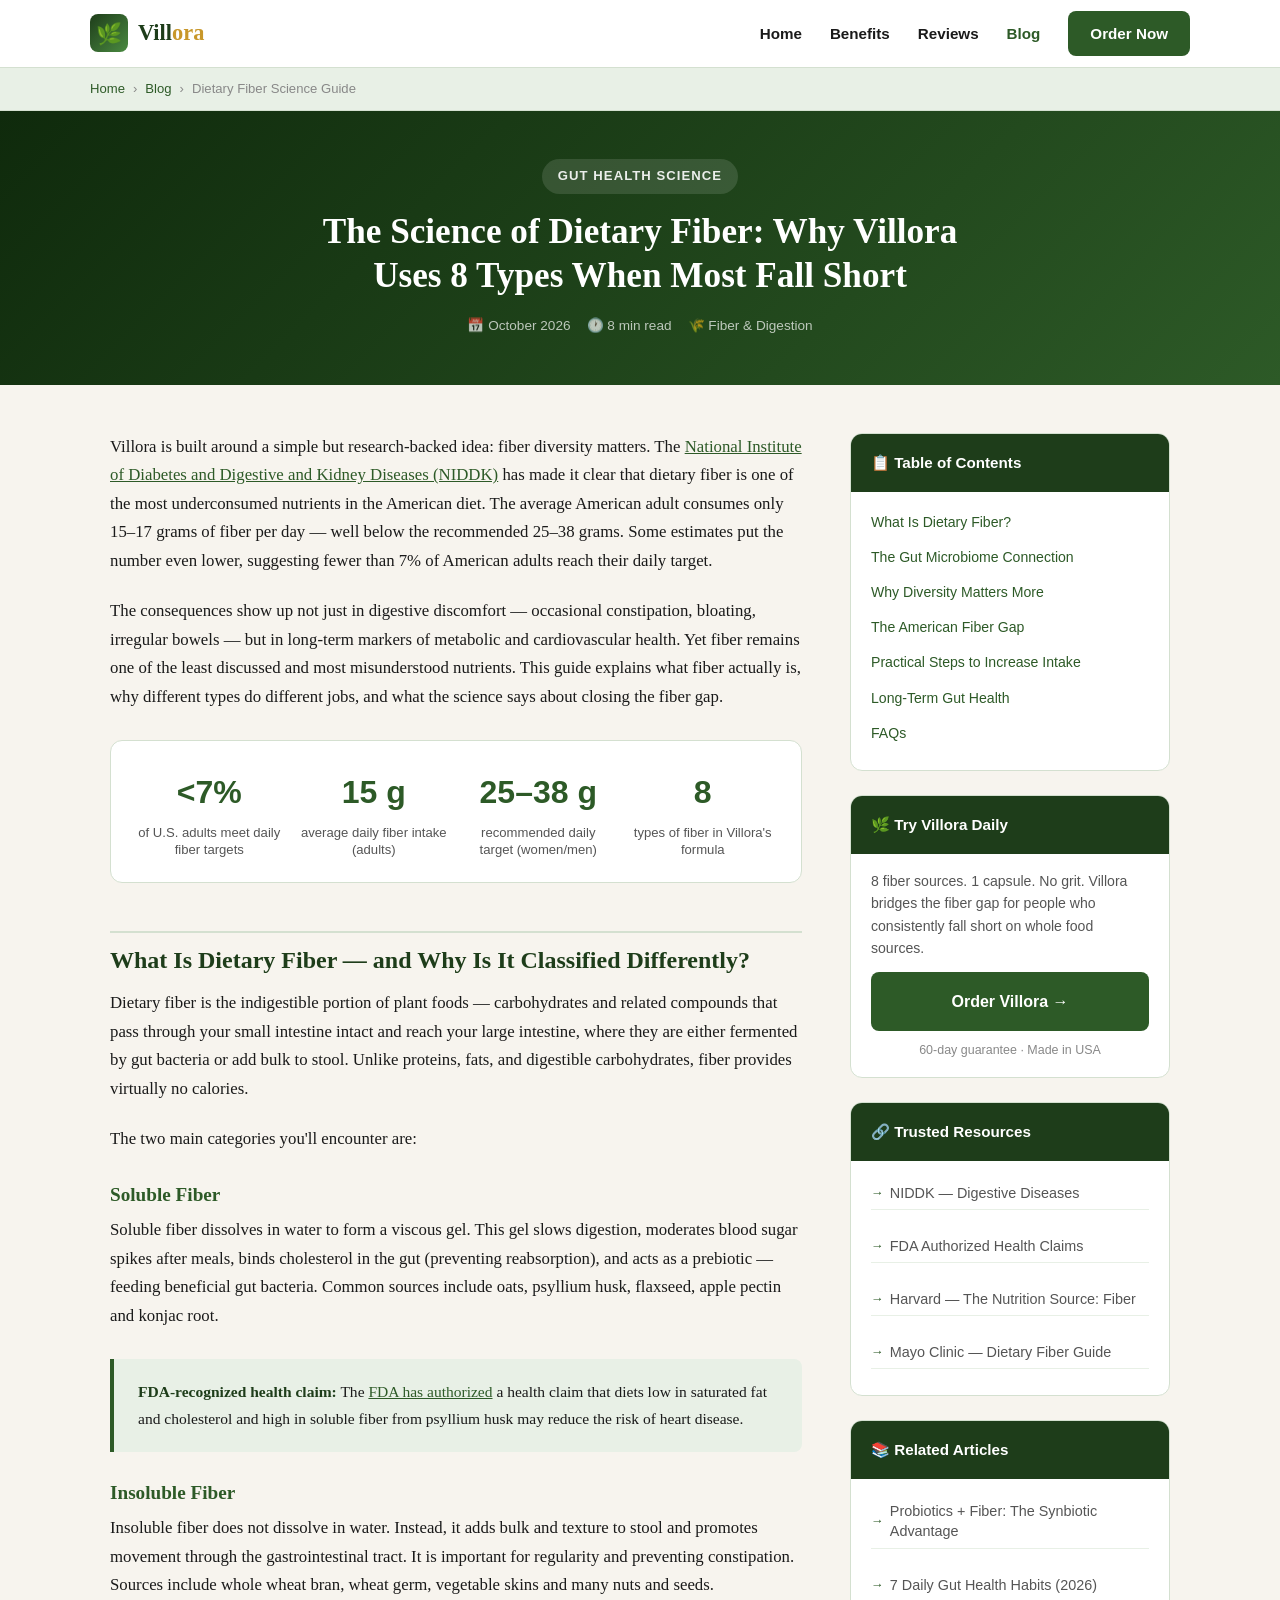
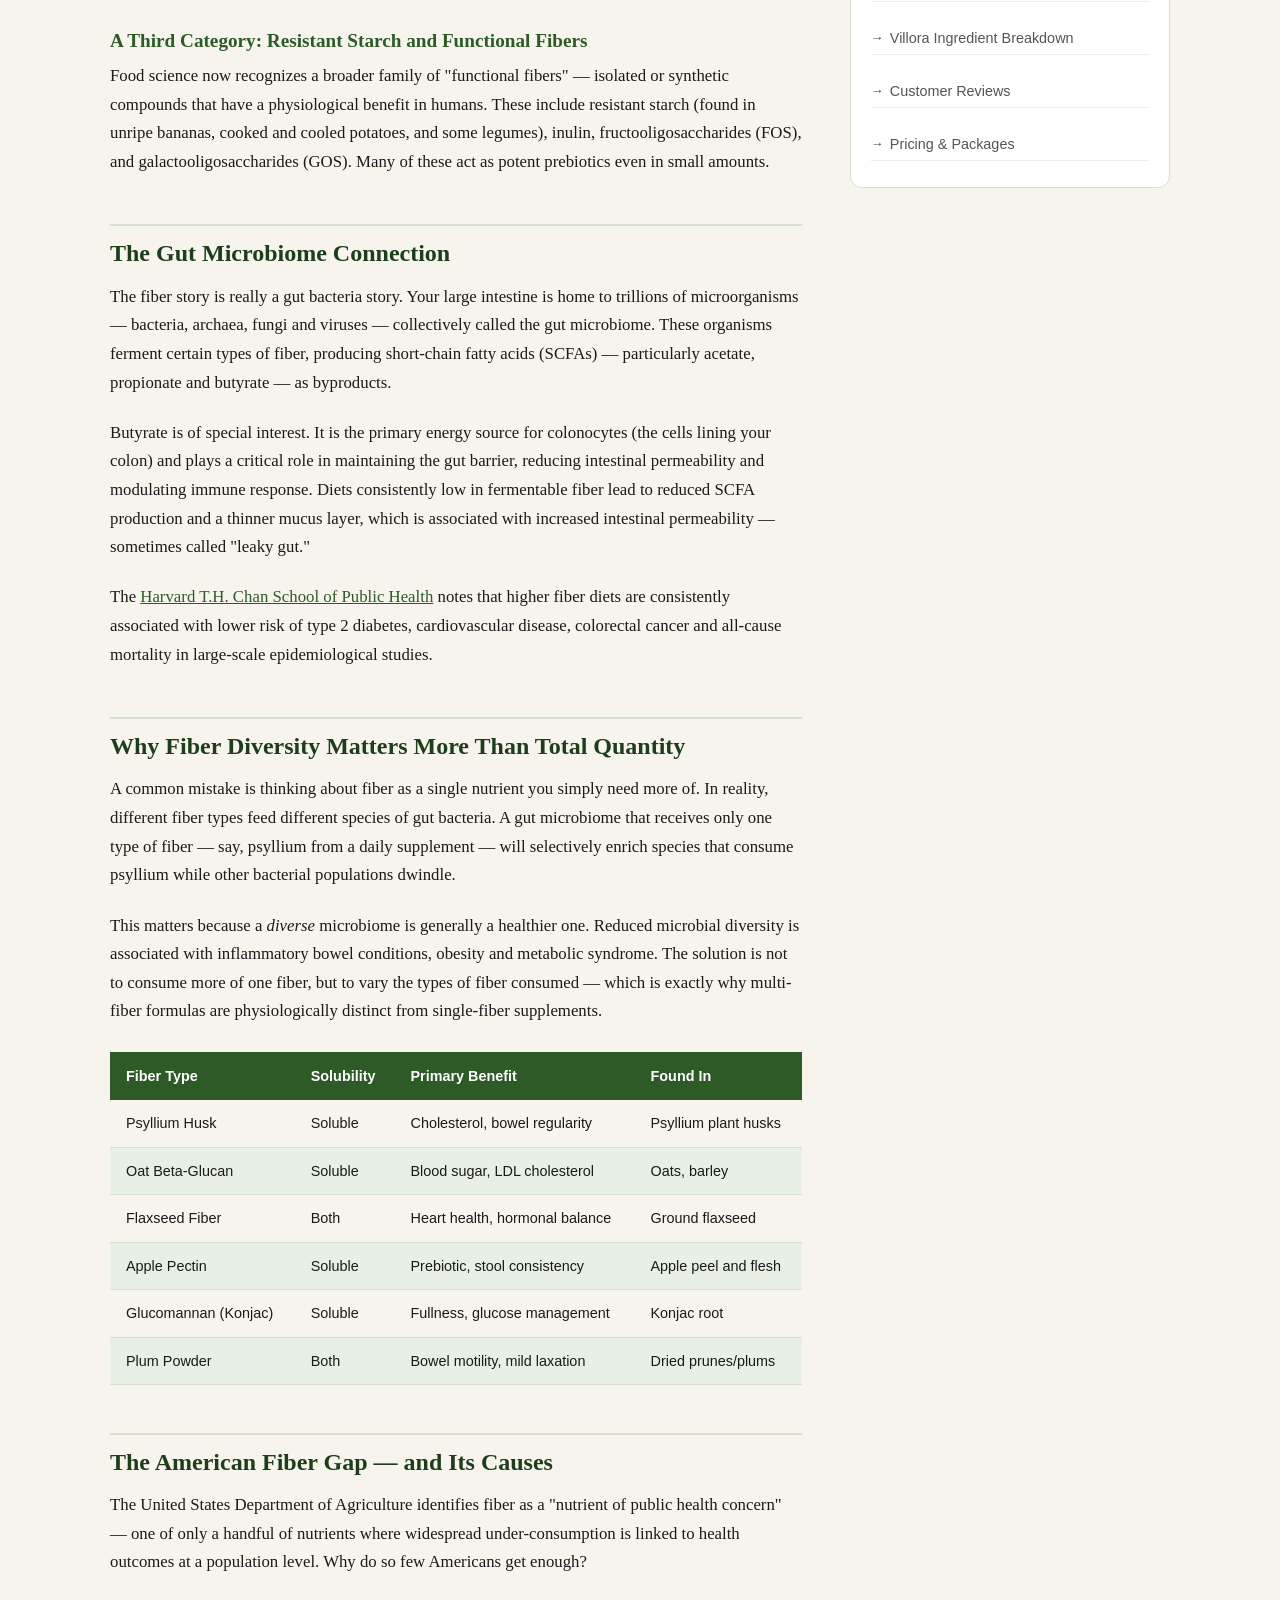
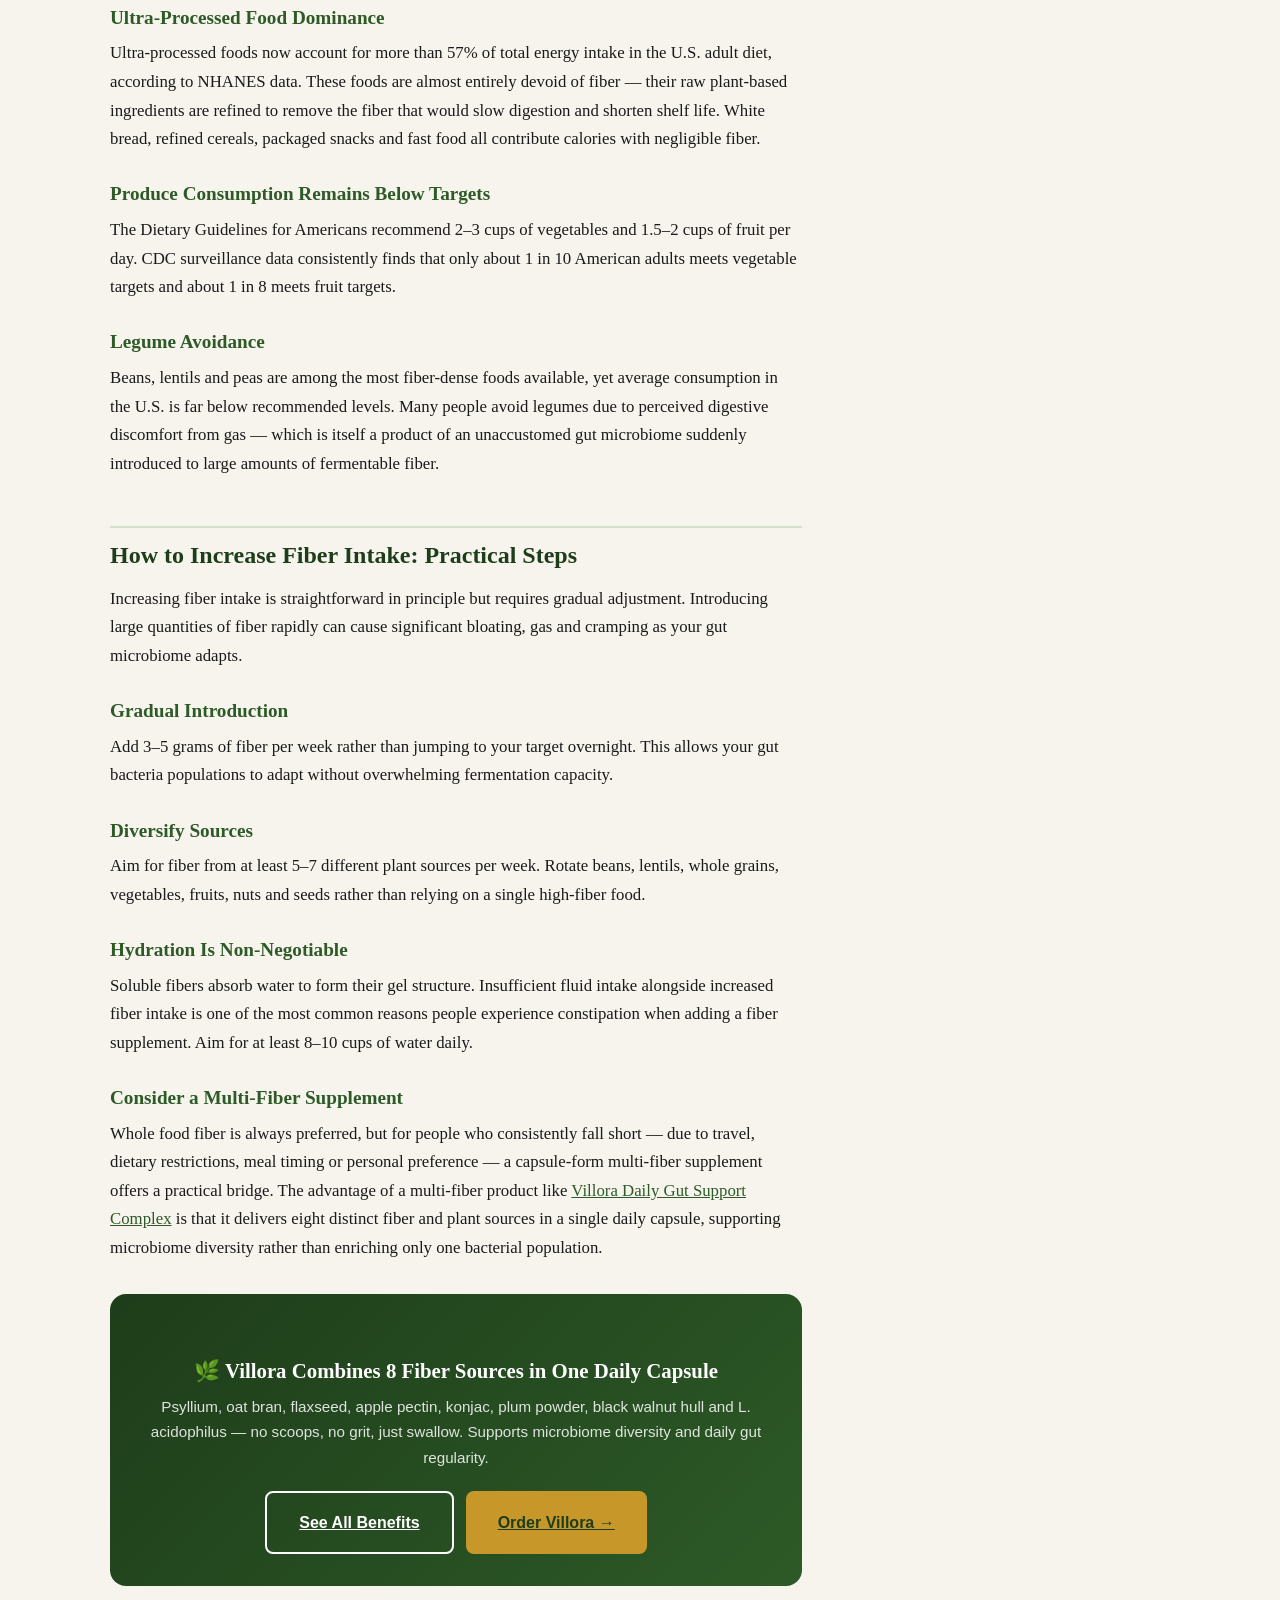
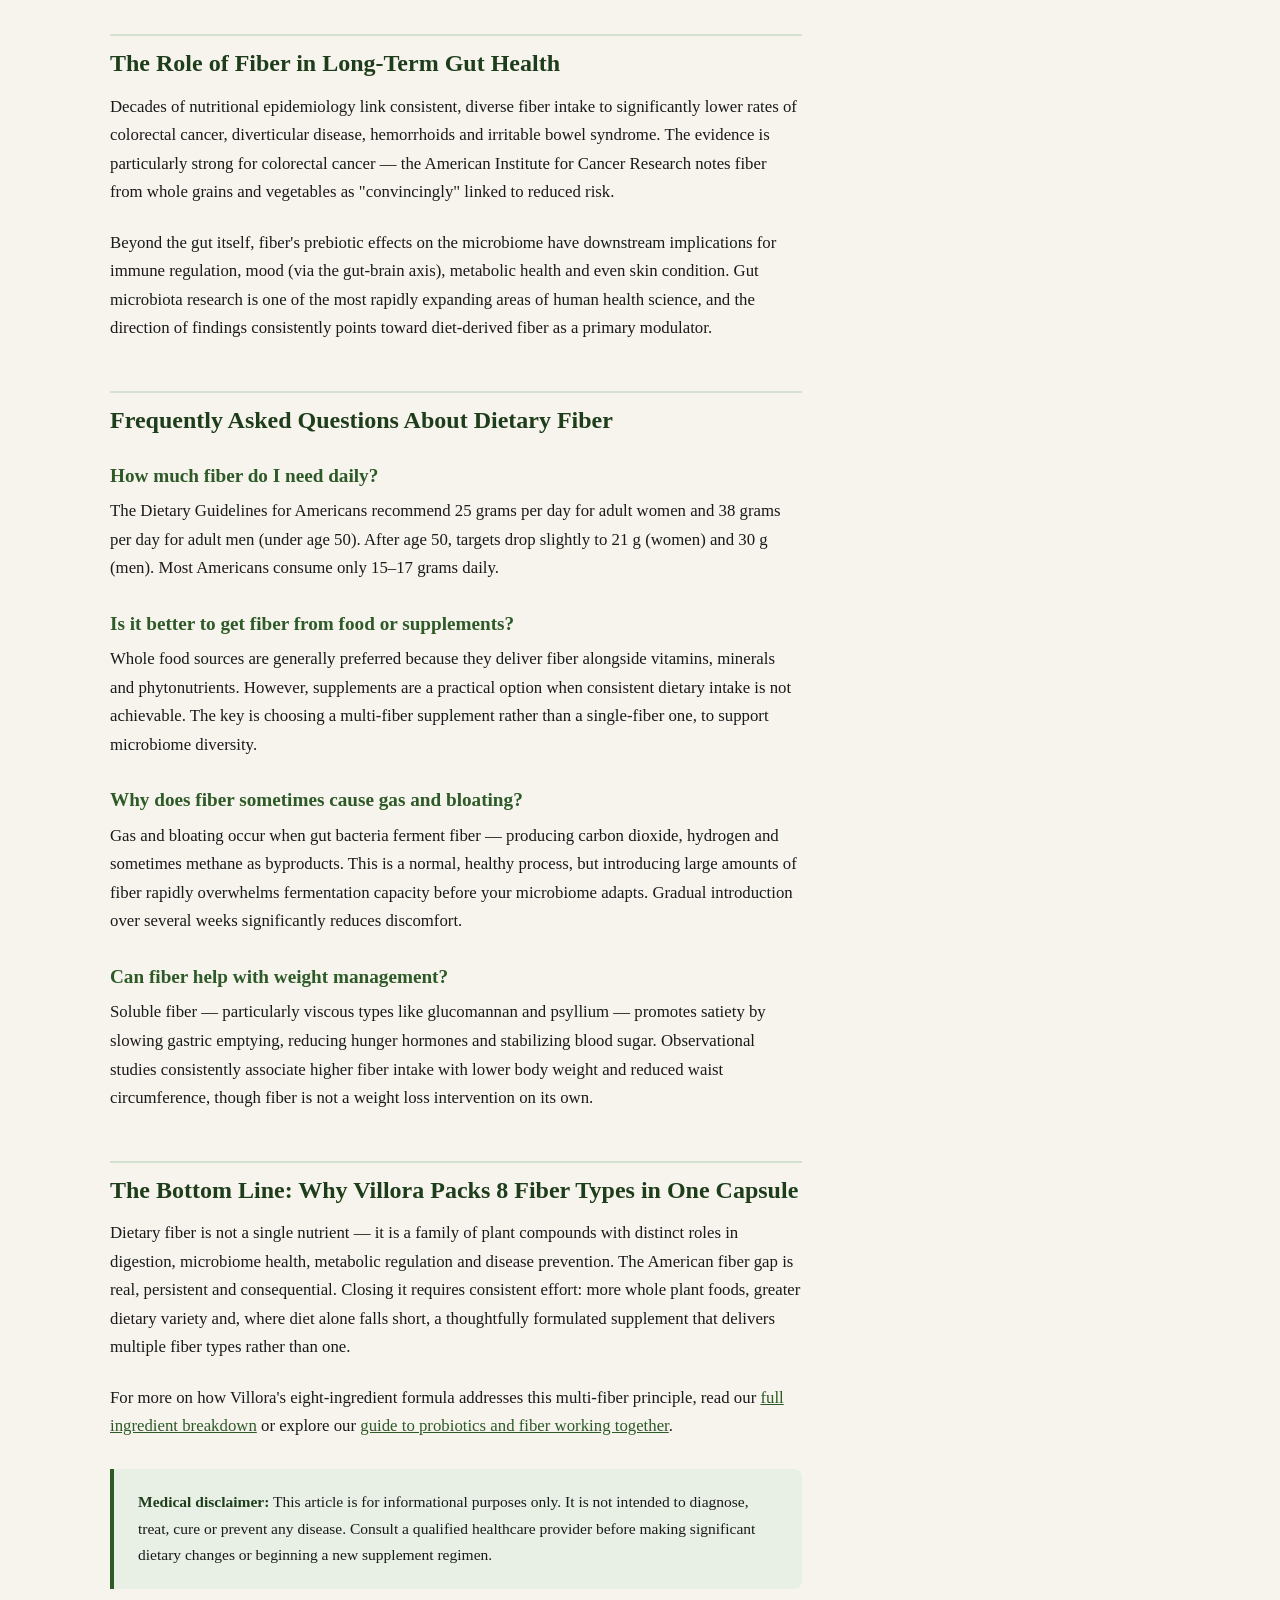
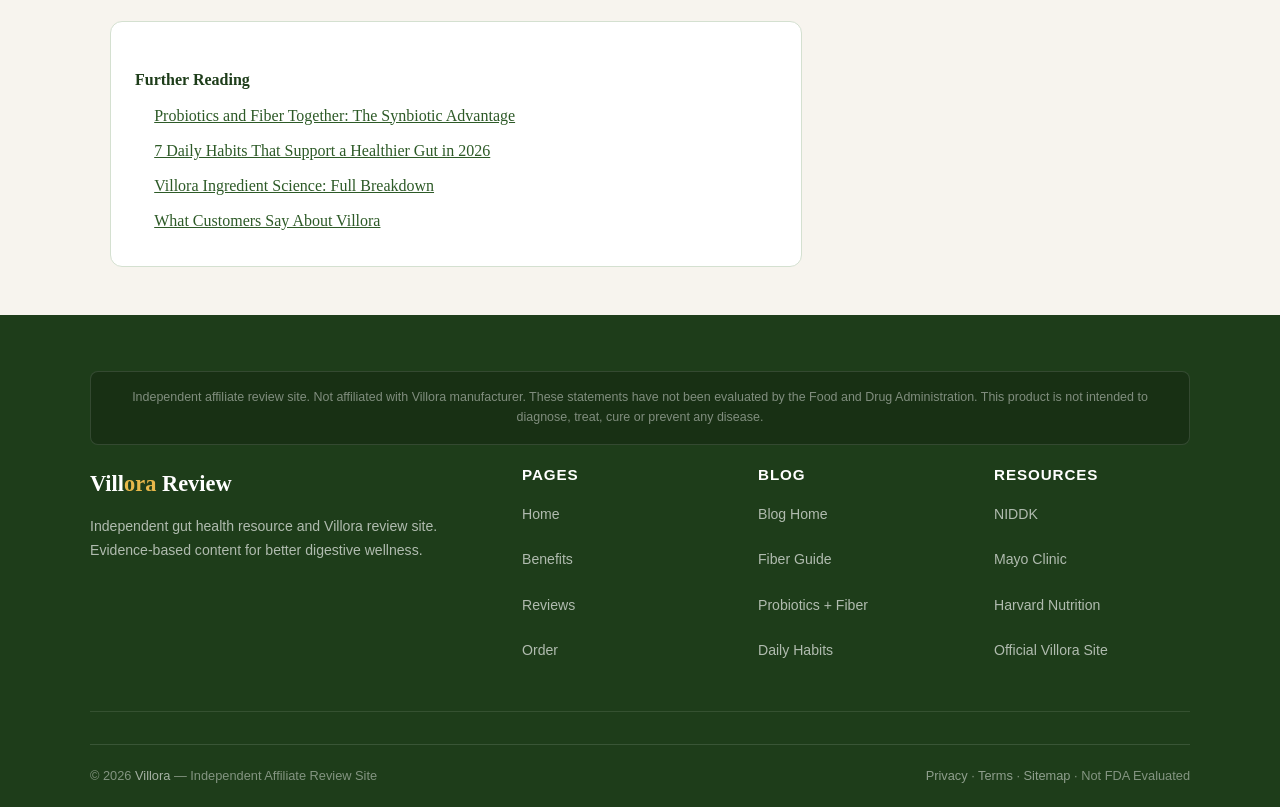
<file: blog/villora-fiber-gut-health-guide.html>
<!DOCTYPE html>
<html lang="en">
<head>
<meta charset="UTF-8">
<meta name="viewport" content="width=device-width,initial-scale=1">
<title>Dietary Fiber Science: Why Americans Fall Short | Villora</title>
<meta name="description" content="Only 7% of Americans meet daily fiber goals. Learn fiber science, why diversity matters, and how Villora's 8-type multi-fiber formula bridges the daily gap.">
<link rel="canonical" href="https://viillora.vercel.app/blog/villora-fiber-gut-health-guide.html">
<meta name="robots" content="index,follow">
<meta property="og:title" content="The Science of Dietary Fiber: Why Most Americans Fall Short">
<meta property="og:description" content="Less than 7% of Americans get enough fiber daily. Discover the science, why diversity matters, and what research says about optimal gut health.">
<meta property="og:url" content="https://viillora.vercel.app/blog/villora-fiber-gut-health-guide.html">
<meta property="og:type" content="article">
<link rel="icon" href="/images/favicon.png" type="image/png">
<script type="application/ld+json">
{
  "@context":"https://schema.org",
  "@type":"Article",
  "headline":"The Science of Dietary Fiber: Why Most Americans Fall Short",
  "description":"Less than 7% of Americans meet daily fiber recommendations. An evidence-based guide to fiber types, gut health benefits and how to close the fiber gap.",
  "url":"https://viillora.vercel.app/blog/villora-fiber-gut-health-guide.html",
  "datePublished":"2026-10-01",
  "dateModified":"2026-10-30",
  "author":{"@type":"Organization","name":"Villora Review","url":"https://viillora.vercel.app"},
  "publisher":{"@type":"Organization","name":"Villora Review","url":"https://viillora.vercel.app"},
  "mainEntityOfPage":{"@type":"WebPage","@id":"https://viillora.vercel.app/blog/villora-fiber-gut-health-guide.html"},
  "breadcrumb":{
    "@type":"BreadcrumbList",
    "itemListElement":[
      {"@type":"ListItem","position":1,"name":"Home","item":"https://viillora.vercel.app/"},
      {"@type":"ListItem","position":2,"name":"Blog","item":"https://viillora.vercel.app/blog/"},
      {"@type":"ListItem","position":3,"name":"The Science of Dietary Fiber"}
    ]
  }
}
</script>
<style>
:root{--green:#2d5a27;--green-dark:#1e3d1a;--gold:#c8972a;--cream:#f7f4ee;--sage:#e8f0e6;--dark:#1a1a1a;--white:#fff;--gray:#555;--border:#d4e0d0}
*,*::before,*::after{box-sizing:border-box;margin:0;padding:0}
body{font-family:Georgia,'Times New Roman',serif;background:var(--cream);color:var(--dark);line-height:1.8}
h1,h2,h3,h4{font-family:Georgia,'Times New Roman',serif;line-height:1.3}
.site-nav{position:sticky;top:0;z-index:1000;background:rgba(255,255,255,0.97);border-bottom:1px solid var(--border);height:68px;display:flex;align-items:center}
.nav-inner{display:flex;align-items:center;justify-content:space-between;height:68px;max-width:1140px;margin:0 auto;padding:0 20px;width:100%}
.nav-logo{display:flex;align-items:center;gap:10px;text-decoration:none;white-space:nowrap}
.nav-logo .logo-icon{width:38px;height:38px;min-width:38px;background:linear-gradient(135deg,#1e3d1a,#4a8a41);border-radius:8px;display:flex;align-items:center;justify-content:center;font-size:1.3rem}
.nav-logo .logo-text{font-size:1.4rem;font-weight:700;color:var(--green-dark);font-family:Georgia,serif}
.nav-logo .logo-text span{color:var(--gold)}
.nav-links{display:flex;align-items:center;gap:28px}
.nav-links a{font-size:0.95rem;font-weight:600;color:var(--dark);text-decoration:none;font-family:Arial,sans-serif}
.nav-links a:hover,.nav-links a.active{color:var(--green)}
.nav-cta{background:var(--green)!important;color:#fff!important;padding:10px 22px;border-radius:8px}
.nav-mobile-toggle{display:none;background:none;border:none;cursor:pointer;padding:8px;flex-direction:column;gap:5px}
.nav-mobile-toggle span{display:block;width:24px;height:2px;background:var(--dark)}
.mobile-nav{display:none;position:fixed;top:68px;left:0;right:0;background:#fff;border-bottom:1px solid var(--border);padding:20px;z-index:999;flex-direction:column;gap:16px;box-shadow:0 4px 24px rgba(0,0,0,0.1)}
.mobile-nav.open{display:flex}
.mobile-nav a{font-size:1rem;font-weight:600;color:var(--dark);padding:8px 0;border-bottom:1px solid var(--border);text-decoration:none}
.container{max-width:1140px;margin:0 auto;padding:0 20px}
.breadcrumb{background:var(--sage);border-bottom:1px solid var(--border);padding:10px 0}
.breadcrumb-inner{display:flex;align-items:center;gap:8px;font-size:0.82rem;font-family:Arial,sans-serif;color:#888;flex-wrap:wrap}
.breadcrumb-inner a{color:var(--green);text-decoration:none}
.btn{display:inline-flex;align-items:center;font-weight:700;padding:14px 28px;border-radius:8px;text-decoration:none;transition:all 0.3s;font-family:Arial,sans-serif;font-size:1rem}
.btn-green{background:var(--green);color:#fff}
.btn-green:hover{background:var(--green-dark)}
.btn-outline{border:2px solid var(--green);color:var(--green)}
.btn-outline:hover{background:var(--green);color:#fff}
/* Blog layout */
.blog-layout{display:grid;grid-template-columns:1fr 320px;gap:40px;padding:40px 0 64px}
.blog-hero{background:linear-gradient(135deg,#0f2a0c,#2d5a27);padding:48px 20px;text-align:center;color:#fff}
.blog-hero .label{display:inline-block;background:rgba(255,255,255,0.12);color:rgba(255,255,255,0.9);font-size:0.82rem;font-weight:700;text-transform:uppercase;letter-spacing:0.08em;padding:6px 16px;border-radius:20px;margin-bottom:16px;font-family:Arial,sans-serif}
.blog-hero h1{color:#fff;font-size:clamp(1.5rem,3vw,2.2rem);max-width:700px;margin:0 auto 16px}
.post-meta{display:flex;align-items:center;justify-content:center;gap:20px;font-family:Arial,sans-serif;font-size:0.85rem;color:rgba(255,255,255,0.75);flex-wrap:wrap}
.post-body p{margin-bottom:1.3em;font-size:1.05rem}
.post-body h2{font-size:1.5rem;color:var(--green-dark);margin:2em 0 0.6em;padding-top:0.5em;border-top:2px solid var(--border)}
.post-body h3{font-size:1.2rem;color:var(--green);margin:1.5em 0 0.5em}
.post-body h4{font-size:1rem;color:var(--green-dark);margin:1.2em 0 0.4em}
.post-body ul,
.post-body ol{margin:0 0 1.3em 1.5em}
.post-body li{margin-bottom:0.5em;font-size:1rem}
.post-body a{color:var(--green);text-decoration:underline}
.post-body a:hover{color:var(--green-dark)}
.callout{background:var(--sage);border-left:4px solid var(--green);padding:20px 24px;margin:1.8em 0;border-radius:0 8px 8px 0}
.callout p{margin:0;font-size:0.97rem}
.callout strong{color:var(--green-dark)}
.stat-box{background:#fff;border:1px solid var(--border);border-radius:12px;padding:24px;margin:1.8em 0;display:grid;grid-template-columns:repeat(auto-fit,minmax(140px,1fr));gap:16px;text-align:center}
.stat-item .stat-num{font-size:2rem;font-weight:700;color:var(--green);font-family:Arial,sans-serif}
.stat-item .stat-label{font-size:0.82rem;color:var(--gray);font-family:Arial,sans-serif;line-height:1.3;margin-top:4px}
.cta-box{background:linear-gradient(135deg,var(--green-dark),var(--green));color:#fff;border-radius:16px;padding:32px;margin:2em 0;text-align:center}
.cta-box h3{color:#fff;margin-bottom:10px;font-size:1.3rem}
.cta-box p{color:rgba(255,255,255,0.85);margin-bottom:20px;font-family:Arial,sans-serif;font-size:0.95rem}
.fiber-table{width:100%;border-collapse:collapse;margin:1.8em 0;font-family:Arial,sans-serif;font-size:0.9rem}
.fiber-table th{background:var(--green);color:#fff;padding:12px 16px;text-align:left}
.fiber-table td{padding:11px 16px;border-bottom:1px solid var(--border)}
.fiber-table tr:nth-child(even){background:var(--sage)}
.fiber-table tr:hover{background:#e0ecd8}
/* Sidebar */
.sidebar{position:sticky;top:88px;align-self:start;display:flex;flex-direction:column;gap:24px}
.sidebar-card{background:#fff;border:1px solid var(--border);border-radius:12px;overflow:hidden}
.sidebar-card-header{background:var(--green-dark);color:#fff;padding:16px 20px;font-family:Arial,sans-serif;font-weight:700;font-size:0.95rem}
.sidebar-card-body{padding:16px 20px}
.sidebar-card-body p{font-size:0.88rem;font-family:Arial,sans-serif;color:var(--gray);margin-bottom:12px;line-height:1.6}
.sidebar-links li{list-style:none;margin-bottom:10px}
.sidebar-links a{font-size:0.88rem;font-family:Arial,sans-serif;color:var(--green);text-decoration:none;line-height:1.4}
.sidebar-links a:hover{color:var(--green-dark);text-decoration:underline}
.toc li{list-style:none;margin-bottom:8px}
.toc a{font-size:0.88rem;font-family:Arial,sans-serif;color:var(--green);text-decoration:none}
.toc a:hover{text-decoration:underline}
/* Footer */
.site-footer{background:var(--green-dark);color:rgba(255,255,255,0.8);padding:48px 0 24px}
.footer-disclaimer{background:rgba(255,255,255,0.07);border:1px solid rgba(255,255,255,0.12);border-radius:8px;padding:14px 20px;font-size:0.82rem;font-family:Arial,sans-serif;text-align:center;margin-bottom:32px}
.footer-grid{display:grid;grid-template-columns:repeat(auto-fit,minmax(160px,1fr));gap:32px;margin-bottom:32px}
.footer-brand .logo-text{font-size:1.3rem;font-weight:700;color:#fff;margin-bottom:8px;font-family:Georgia,serif}
.footer-brand .logo-text span{color:var(--gold)}
.footer-desc{font-size:0.85rem;line-height:1.6;font-family:Arial,sans-serif}
.footer-col h4{color:#fff;font-size:0.9rem;font-weight:700;margin-bottom:12px;text-transform:uppercase;letter-spacing:0.06em;font-family:Arial,sans-serif}
.footer-col ul{list-style:none}
.footer-col ul li{margin-bottom:8px}
.footer-col ul a{color:rgba(255,255,255,0.7);text-decoration:none;font-size:0.85rem;font-family:Arial,sans-serif}
.footer-col ul a:hover{color:#fff}
.footer-bottom{border-top:1px solid rgba(255,255,255,0.12);padding-top:20px;display:flex;justify-content:space-between;align-items:center;flex-wrap:wrap;gap:10px;font-size:0.82rem;font-family:Arial,sans-serif;color:rgba(255,255,255,0.5)}
@media(max-width:900px){.nav-links{display:none}.nav-mobile-toggle{display:flex}.blog-layout{grid-template-columns:1fr}.sidebar{position:static}}
@media(max-width:600px){.stat-box{grid-template-columns:1fr 1fr}.btn{width:100%;justify-content:center}}
</style>
<link rel="preload" href="/css/style.css" as="style" onload="this.onload=null;this.rel='stylesheet'">
<noscript><link rel="stylesheet" href="/css/style.css"></noscript>
</head>
<body>
<nav class="site-nav" role="navigation" aria-label="Main navigation">
  <div class="nav-inner">
    <a href="/" class="nav-logo"><div class="logo-icon">🌿</div><div class="logo-text">Vill<span>ora</span></div></a>
    <div class="nav-links">
      <a href="/">Home</a><a href="/benefits.html">Benefits</a><a href="/reviews.html">Reviews</a><a href="/blog/" class="active">Blog</a><a href="/order.html" class="nav-cta">Order Now</a>
    </div>
    <button class="nav-mobile-toggle" aria-label="Open menu" aria-expanded="false"><span></span><span></span><span></span></button>
  </div>
</nav>
<div class="mobile-nav" id="mobile-nav" role="navigation"><a href="/">Home</a><a href="/benefits.html">Benefits</a><a href="/reviews.html">Reviews</a><a href="/blog/">Blog</a><a href="/order.html">Order Now</a></div>

<nav class="breadcrumb" aria-label="Breadcrumb">
  <div class="container"><div class="breadcrumb-inner"><a href="/">Home</a><span>›</span><a href="/blog/">Blog</a><span>›</span><span aria-current="page">Dietary Fiber Science Guide</span></div></div>
</nav>

<div class="blog-hero">
  <div class="label">Gut Health Science</div>
  <h1>The Science of Dietary Fiber: Why Villora Uses 8 Types When Most Fall Short</h1>
  <div class="post-meta"><span>📅 October 2026</span><span>🕐 8 min read</span><span>🌾 Fiber &amp; Digestion</span></div>
</div>

<div class="container">
  <div class="blog-layout">
    <main class="post-body">

      <p>Villora is built around a simple but research-backed idea: fiber diversity matters. The <a href="https://www.niddk.nih.gov/health-information/digestive-diseases/digestive-system-how-it-works" target="_blank" rel="noopener">National Institute of Diabetes and Digestive and Kidney Diseases (NIDDK)</a> has made it clear that dietary fiber is one of the most underconsumed nutrients in the American diet. The average American adult consumes only 15–17 grams of fiber per day — well below the recommended 25–38 grams. Some estimates put the number even lower, suggesting fewer than 7% of American adults reach their daily target.</p>

      <p>The consequences show up not just in digestive discomfort — occasional constipation, bloating, irregular bowels — but in long-term markers of metabolic and cardiovascular health. Yet fiber remains one of the least discussed and most misunderstood nutrients. This guide explains what fiber actually is, why different types do different jobs, and what the science says about closing the fiber gap.</p>

      <div class="stat-box">
        <div class="stat-item"><div class="stat-num">&lt;7%</div><div class="stat-label">of U.S. adults meet daily fiber targets</div></div>
        <div class="stat-item"><div class="stat-num">15 g</div><div class="stat-label">average daily fiber intake (adults)</div></div>
        <div class="stat-item"><div class="stat-num">25–38 g</div><div class="stat-label">recommended daily target (women/men)</div></div>
        <div class="stat-item"><div class="stat-num">8</div><div class="stat-label">types of fiber in Villora's formula</div></div>
      </div>

      <h2>What Is Dietary Fiber — and Why Is It Classified Differently?</h2>

      <p>Dietary fiber is the indigestible portion of plant foods — carbohydrates and related compounds that pass through your small intestine intact and reach your large intestine, where they are either fermented by gut bacteria or add bulk to stool. Unlike proteins, fats, and digestible carbohydrates, fiber provides virtually no calories.</p>

      <p>The two main categories you'll encounter are:</p>

      <h3>Soluble Fiber</h3>
      <p>Soluble fiber dissolves in water to form a viscous gel. This gel slows digestion, moderates blood sugar spikes after meals, binds cholesterol in the gut (preventing reabsorption), and acts as a prebiotic — feeding beneficial gut bacteria. Common sources include oats, psyllium husk, flaxseed, apple pectin and konjac root.</p>

      <div class="callout">
        <p><strong>FDA-recognized health claim:</strong> The <a href="https://www.fda.gov/food/food-labeling-nutrition/authorized-health-claims-meet-significant-scientific-agreement-ssa-standard" target="_blank" rel="noopener">FDA has authorized</a> a health claim that diets low in saturated fat and cholesterol and high in soluble fiber from psyllium husk may reduce the risk of heart disease.</p>
      </div>

      <h3>Insoluble Fiber</h3>
      <p>Insoluble fiber does not dissolve in water. Instead, it adds bulk and texture to stool and promotes movement through the gastrointestinal tract. It is important for regularity and preventing constipation. Sources include whole wheat bran, wheat germ, vegetable skins and many nuts and seeds.</p>

      <h3>A Third Category: Resistant Starch and Functional Fibers</h3>
      <p>Food science now recognizes a broader family of "functional fibers" — isolated or synthetic compounds that have a physiological benefit in humans. These include resistant starch (found in unripe bananas, cooked and cooled potatoes, and some legumes), inulin, fructooligosaccharides (FOS), and galactooligosaccharides (GOS). Many of these act as potent prebiotics even in small amounts.</p>

      <h2>The Gut Microbiome Connection</h2>

      <p>The fiber story is really a gut bacteria story. Your large intestine is home to trillions of microorganisms — bacteria, archaea, fungi and viruses — collectively called the gut microbiome. These organisms ferment certain types of fiber, producing short-chain fatty acids (SCFAs) — particularly acetate, propionate and butyrate — as byproducts.</p>

      <p>Butyrate is of special interest. It is the primary energy source for colonocytes (the cells lining your colon) and plays a critical role in maintaining the gut barrier, reducing intestinal permeability and modulating immune response. Diets consistently low in fermentable fiber lead to reduced SCFA production and a thinner mucus layer, which is associated with increased intestinal permeability — sometimes called "leaky gut."</p>

      <p>The <a href="https://www.hsph.harvard.edu/nutritionsource/carbohydrates/fiber/" target="_blank" rel="noopener">Harvard T.H. Chan School of Public Health</a> notes that higher fiber diets are consistently associated with lower risk of type 2 diabetes, cardiovascular disease, colorectal cancer and all-cause mortality in large-scale epidemiological studies.</p>

      <h2>Why Fiber Diversity Matters More Than Total Quantity</h2>

      <p>A common mistake is thinking about fiber as a single nutrient you simply need more of. In reality, different fiber types feed different species of gut bacteria. A gut microbiome that receives only one type of fiber — say, psyllium from a daily supplement — will selectively enrich species that consume psyllium while other bacterial populations dwindle.</p>

      <p>This matters because a <em>diverse</em> microbiome is generally a healthier one. Reduced microbial diversity is associated with inflammatory bowel conditions, obesity and metabolic syndrome. The solution is not to consume more of one fiber, but to vary the types of fiber consumed — which is exactly why multi-fiber formulas are physiologically distinct from single-fiber supplements.</p>

      <table class="fiber-table">
        <thead><tr><th>Fiber Type</th><th>Solubility</th><th>Primary Benefit</th><th>Found In</th></tr></thead>
        <tbody>
          <tr><td>Psyllium Husk</td><td>Soluble</td><td>Cholesterol, bowel regularity</td><td>Psyllium plant husks</td></tr>
          <tr><td>Oat Beta-Glucan</td><td>Soluble</td><td>Blood sugar, LDL cholesterol</td><td>Oats, barley</td></tr>
          <tr><td>Flaxseed Fiber</td><td>Both</td><td>Heart health, hormonal balance</td><td>Ground flaxseed</td></tr>
          <tr><td>Apple Pectin</td><td>Soluble</td><td>Prebiotic, stool consistency</td><td>Apple peel and flesh</td></tr>
          <tr><td>Glucomannan (Konjac)</td><td>Soluble</td><td>Fullness, glucose management</td><td>Konjac root</td></tr>
          <tr><td>Plum Powder</td><td>Both</td><td>Bowel motility, mild laxation</td><td>Dried prunes/plums</td></tr>
        </tbody>
      </table>

      <h2>The American Fiber Gap — and Its Causes</h2>

      <p>The United States Department of Agriculture identifies fiber as a "nutrient of public health concern" — one of only a handful of nutrients where widespread under-consumption is linked to health outcomes at a population level. Why do so few Americans get enough?</p>

      <h3>Ultra-Processed Food Dominance</h3>
      <p>Ultra-processed foods now account for more than 57% of total energy intake in the U.S. adult diet, according to NHANES data. These foods are almost entirely devoid of fiber — their raw plant-based ingredients are refined to remove the fiber that would slow digestion and shorten shelf life. White bread, refined cereals, packaged snacks and fast food all contribute calories with negligible fiber.</p>

      <h3>Produce Consumption Remains Below Targets</h3>
      <p>The Dietary Guidelines for Americans recommend 2–3 cups of vegetables and 1.5–2 cups of fruit per day. CDC surveillance data consistently finds that only about 1 in 10 American adults meets vegetable targets and about 1 in 8 meets fruit targets.</p>

      <h3>Legume Avoidance</h3>
      <p>Beans, lentils and peas are among the most fiber-dense foods available, yet average consumption in the U.S. is far below recommended levels. Many people avoid legumes due to perceived digestive discomfort from gas — which is itself a product of an unaccustomed gut microbiome suddenly introduced to large amounts of fermentable fiber.</p>

      <h2>How to Increase Fiber Intake: Practical Steps</h2>

      <p>Increasing fiber intake is straightforward in principle but requires gradual adjustment. Introducing large quantities of fiber rapidly can cause significant bloating, gas and cramping as your gut microbiome adapts.</p>

      <h3>Gradual Introduction</h3>
      <p>Add 3–5 grams of fiber per week rather than jumping to your target overnight. This allows your gut bacteria populations to adapt without overwhelming fermentation capacity.</p>

      <h3>Diversify Sources</h3>
      <p>Aim for fiber from at least 5–7 different plant sources per week. Rotate beans, lentils, whole grains, vegetables, fruits, nuts and seeds rather than relying on a single high-fiber food.</p>

      <h3>Hydration Is Non-Negotiable</h3>
      <p>Soluble fibers absorb water to form their gel structure. Insufficient fluid intake alongside increased fiber intake is one of the most common reasons people experience constipation when adding a fiber supplement. Aim for at least 8–10 cups of water daily.</p>

      <h3>Consider a Multi-Fiber Supplement</h3>
      <p>Whole food fiber is always preferred, but for people who consistently fall short — due to travel, dietary restrictions, meal timing or personal preference — a capsule-form multi-fiber supplement offers a practical bridge. The advantage of a multi-fiber product like <a href="/benefits.html">Villora Daily Gut Support Complex</a> is that it delivers eight distinct fiber and plant sources in a single daily capsule, supporting microbiome diversity rather than enriching only one bacterial population.</p>

      <div class="cta-box">
        <h3>🌿 Villora Combines 8 Fiber Sources in One Daily Capsule</h3>
        <p>Psyllium, oat bran, flaxseed, apple pectin, konjac, plum powder, black walnut hull and L. acidophilus — no scoops, no grit, just swallow. Supports microbiome diversity and daily gut regularity.</p>
        <div style="display:flex;gap:12px;justify-content:center;flex-wrap:wrap">
          <a href="/benefits.html" class="btn btn-outline" style="color:#fff;border-color:#fff">See All Benefits</a>
          <a href="https://tryvillora.com/adv-myths-bg?from=adv-myths?aff_id=50&subid=viillora" target="_blank" rel="noopener sponsored" class="btn" style="background:var(--gold);color:#1e3d1a">Order Villora →</a>
        </div>
      </div>

      <h2>The Role of Fiber in Long-Term Gut Health</h2>

      <p>Decades of nutritional epidemiology link consistent, diverse fiber intake to significantly lower rates of colorectal cancer, diverticular disease, hemorrhoids and irritable bowel syndrome. The evidence is particularly strong for colorectal cancer — the American Institute for Cancer Research notes fiber from whole grains and vegetables as "convincingly" linked to reduced risk.</p>

      <p>Beyond the gut itself, fiber's prebiotic effects on the microbiome have downstream implications for immune regulation, mood (via the gut-brain axis), metabolic health and even skin condition. Gut microbiota research is one of the most rapidly expanding areas of human health science, and the direction of findings consistently points toward diet-derived fiber as a primary modulator.</p>

      <h2>Frequently Asked Questions About Dietary Fiber</h2>

      <div itemscope itemtype="https://schema.org/FAQPage">
        <div itemscope itemprop="mainEntity" itemtype="https://schema.org/Question">
          <h3 itemprop="name">How much fiber do I need daily?</h3>
          <div itemscope itemprop="acceptedAnswer" itemtype="https://schema.org/Answer">
            <p itemprop="text">The Dietary Guidelines for Americans recommend 25 grams per day for adult women and 38 grams per day for adult men (under age 50). After age 50, targets drop slightly to 21 g (women) and 30 g (men). Most Americans consume only 15–17 grams daily.</p>
          </div>
        </div>
        <div itemscope itemprop="mainEntity" itemtype="https://schema.org/Question">
          <h3 itemprop="name">Is it better to get fiber from food or supplements?</h3>
          <div itemscope itemprop="acceptedAnswer" itemtype="https://schema.org/Answer">
            <p itemprop="text">Whole food sources are generally preferred because they deliver fiber alongside vitamins, minerals and phytonutrients. However, supplements are a practical option when consistent dietary intake is not achievable. The key is choosing a multi-fiber supplement rather than a single-fiber one, to support microbiome diversity.</p>
          </div>
        </div>
        <div itemscope itemprop="mainEntity" itemtype="https://schema.org/Question">
          <h3 itemprop="name">Why does fiber sometimes cause gas and bloating?</h3>
          <div itemscope itemprop="acceptedAnswer" itemtype="https://schema.org/Answer">
            <p itemprop="text">Gas and bloating occur when gut bacteria ferment fiber — producing carbon dioxide, hydrogen and sometimes methane as byproducts. This is a normal, healthy process, but introducing large amounts of fiber rapidly overwhelms fermentation capacity before your microbiome adapts. Gradual introduction over several weeks significantly reduces discomfort.</p>
          </div>
        </div>
        <div itemscope itemprop="mainEntity" itemtype="https://schema.org/Question">
          <h3 itemprop="name">Can fiber help with weight management?</h3>
          <div itemscope itemprop="acceptedAnswer" itemtype="https://schema.org/Answer">
            <p itemprop="text">Soluble fiber — particularly viscous types like glucomannan and psyllium — promotes satiety by slowing gastric emptying, reducing hunger hormones and stabilizing blood sugar. Observational studies consistently associate higher fiber intake with lower body weight and reduced waist circumference, though fiber is not a weight loss intervention on its own.</p>
          </div>
        </div>
      </div>

      <h2>The Bottom Line: Why Villora Packs 8 Fiber Types in One Capsule</h2>

      <p>Dietary fiber is not a single nutrient — it is a family of plant compounds with distinct roles in digestion, microbiome health, metabolic regulation and disease prevention. The American fiber gap is real, persistent and consequential. Closing it requires consistent effort: more whole plant foods, greater dietary variety and, where diet alone falls short, a thoughtfully formulated supplement that delivers multiple fiber types rather than one.</p>

      <p>For more on how Villora's eight-ingredient formula addresses this multi-fiber principle, read our <a href="/benefits.html">full ingredient breakdown</a> or explore our <a href="/blog/villora-probiotics-and-fiber.html">guide to probiotics and fiber working together</a>.</p>

      <div class="callout">
        <p><strong>Medical disclaimer:</strong> This article is for informational purposes only. It is not intended to diagnose, treat, cure or prevent any disease. Consult a qualified healthcare provider before making significant dietary changes or beginning a new supplement regimen.</p>
      </div>

      <div style="background:#fff;border:1px solid var(--border);border-radius:12px;padding:24px;margin-top:2em">
        <h3 style="margin-bottom:12px;color:var(--green-dark);font-size:1rem">Further Reading</h3>
        <ul style="margin:0 0 0 1.2em">
          <li style="margin-bottom:8px"><a href="/blog/villora-probiotics-and-fiber.html">Probiotics and Fiber Together: The Synbiotic Advantage</a></li>
          <li style="margin-bottom:8px"><a href="/blog/villora-gut-health-daily-habits.html">7 Daily Habits That Support a Healthier Gut in 2026</a></li>
          <li style="margin-bottom:8px"><a href="/benefits.html">Villora Ingredient Science: Full Breakdown</a></li>
          <li><a href="/reviews.html">What Customers Say About Villora</a></li>
        </ul>
      </div>

    </main>

    <aside class="sidebar" aria-label="Article sidebar">
      <div class="sidebar-card">
        <div class="sidebar-card-header">📋 Table of Contents</div>
        <div class="sidebar-card-body">
          <ul class="toc">
            <li><a href="#what-is-dietary-fiber">What Is Dietary Fiber?</a></li>
            <li><a href="#gut-microbiome">The Gut Microbiome Connection</a></li>
            <li><a href="#fiber-diversity">Why Diversity Matters More</a></li>
            <li><a href="#fiber-gap">The American Fiber Gap</a></li>
            <li><a href="#increase-intake">Practical Steps to Increase Intake</a></li>
            <li><a href="#long-term">Long-Term Gut Health</a></li>
            <li><a href="#faq">FAQs</a></li>
          </ul>
        </div>
      </div>

      <div class="sidebar-card">
        <div class="sidebar-card-header">🌿 Try Villora Daily</div>
        <div class="sidebar-card-body">
          <p>8 fiber sources. 1 capsule. No grit. Villora bridges the fiber gap for people who consistently fall short on whole food sources.</p>
          <a href="https://tryvillora.com/adv-myths-bg?from=adv-myths?aff_id=50&subid=viillora" target="_blank" rel="noopener sponsored" class="btn btn-green" style="width:100%;justify-content:center;margin-bottom:10px">Order Villora →</a>
          <p style="font-size:0.78rem;color:#888;text-align:center">60-day guarantee · Made in USA</p>
        </div>
      </div>

      <div class="sidebar-card">
        <div class="sidebar-card-header">🔗 Trusted Resources</div>
        <div class="sidebar-card-body">
          <ul class="sidebar-links">
            <li><a href="https://www.niddk.nih.gov/health-information/digestive-diseases" target="_blank" rel="noopener">NIDDK — Digestive Diseases</a></li>
            <li><a href="https://www.fda.gov/food/food-labeling-nutrition/authorized-health-claims-meet-significant-scientific-agreement-ssa-standard" target="_blank" rel="noopener">FDA Authorized Health Claims</a></li>
            <li><a href="https://www.hsph.harvard.edu/nutritionsource/carbohydrates/fiber/" target="_blank" rel="noopener">Harvard — The Nutrition Source: Fiber</a></li>
            <li><a href="https://www.mayoclinic.org/healthy-lifestyle/nutrition-and-healthy-eating/in-depth/fiber/art-20043983" target="_blank" rel="noopener">Mayo Clinic — Dietary Fiber Guide</a></li>
          </ul>
        </div>
      </div>

      <div class="sidebar-card">
        <div class="sidebar-card-header">📚 Related Articles</div>
        <div class="sidebar-card-body">
          <ul class="sidebar-links">
            <li><a href="/blog/villora-probiotics-and-fiber.html">Probiotics + Fiber: The Synbiotic Advantage</a></li>
            <li><a href="/blog/villora-gut-health-daily-habits.html">7 Daily Gut Health Habits (2026)</a></li>
            <li><a href="/benefits.html">Villora Ingredient Breakdown</a></li>
            <li><a href="/reviews.html">Customer Reviews</a></li>
            <li><a href="/order.html">Pricing &amp; Packages</a></li>
          </ul>
        </div>
      </div>
    </aside>
  </div>
</div>

<footer class="site-footer" role="contentinfo">
  <div class="container">
    <div class="footer-disclaimer">Independent affiliate review site. Not affiliated with Villora manufacturer. These statements have not been evaluated by the Food and Drug Administration. This product is not intended to diagnose, treat, cure or prevent any disease.</div>
    <div class="footer-grid">
      <div class="footer-brand"><div class="logo-text">Vill<span>ora</span> Review</div><p class="footer-desc">Independent gut health resource and Villora review site. Evidence-based content for better digestive wellness.</p></div>
      <div class="footer-col"><h4>Pages</h4><ul><li><a href="/">Home</a></li><li><a href="/benefits.html">Benefits</a></li><li><a href="/reviews.html">Reviews</a></li><li><a href="/order.html">Order</a></li></ul></div>
      <div class="footer-col"><h4>Blog</h4><ul><li><a href="/blog/">Blog Home</a></li><li><a href="/blog/villora-fiber-gut-health-guide.html">Fiber Guide</a></li><li><a href="/blog/villora-probiotics-and-fiber.html">Probiotics + Fiber</a></li><li><a href="/blog/villora-gut-health-daily-habits.html">Daily Habits</a></li></ul></div>
      <div class="footer-col"><h4>Resources</h4><ul><li><a href="https://www.niddk.nih.gov" target="_blank" rel="noopener">NIDDK</a></li><li><a href="https://www.mayoclinic.org" target="_blank" rel="noopener">Mayo Clinic</a></li><li><a href="https://www.hsph.harvard.edu/nutritionsource/" target="_blank" rel="noopener">Harvard Nutrition</a></li><li><a href="https://tryvillora.com/adv-myths-bg?from=adv-myths?aff_id=50&subid=viillora" target="_blank" rel="noopener sponsored">Official Villora Site</a></li></ul></div>
    </div>
    <div class="footer-bottom"><span>&copy; 2026 <a href="/" style="color:rgba(255,255,255,0.6);text-decoration:none">Villora</a> — Independent Affiliate Review Site</span><span><a href="/privacy.html" style="color:rgba(255,255,255,0.5);text-decoration:none">Privacy</a> · <a href="/terms.html" style="color:rgba(255,255,255,0.5);text-decoration:none">Terms</a> · <a href="/sitemap.xml" style="color:rgba(255,255,255,0.5);text-decoration:none">Sitemap</a> · Not FDA Evaluated</span></div>
  </div>
</footer>
<script src="/js/main.js" defer></script>
</body>
</html>
</file>
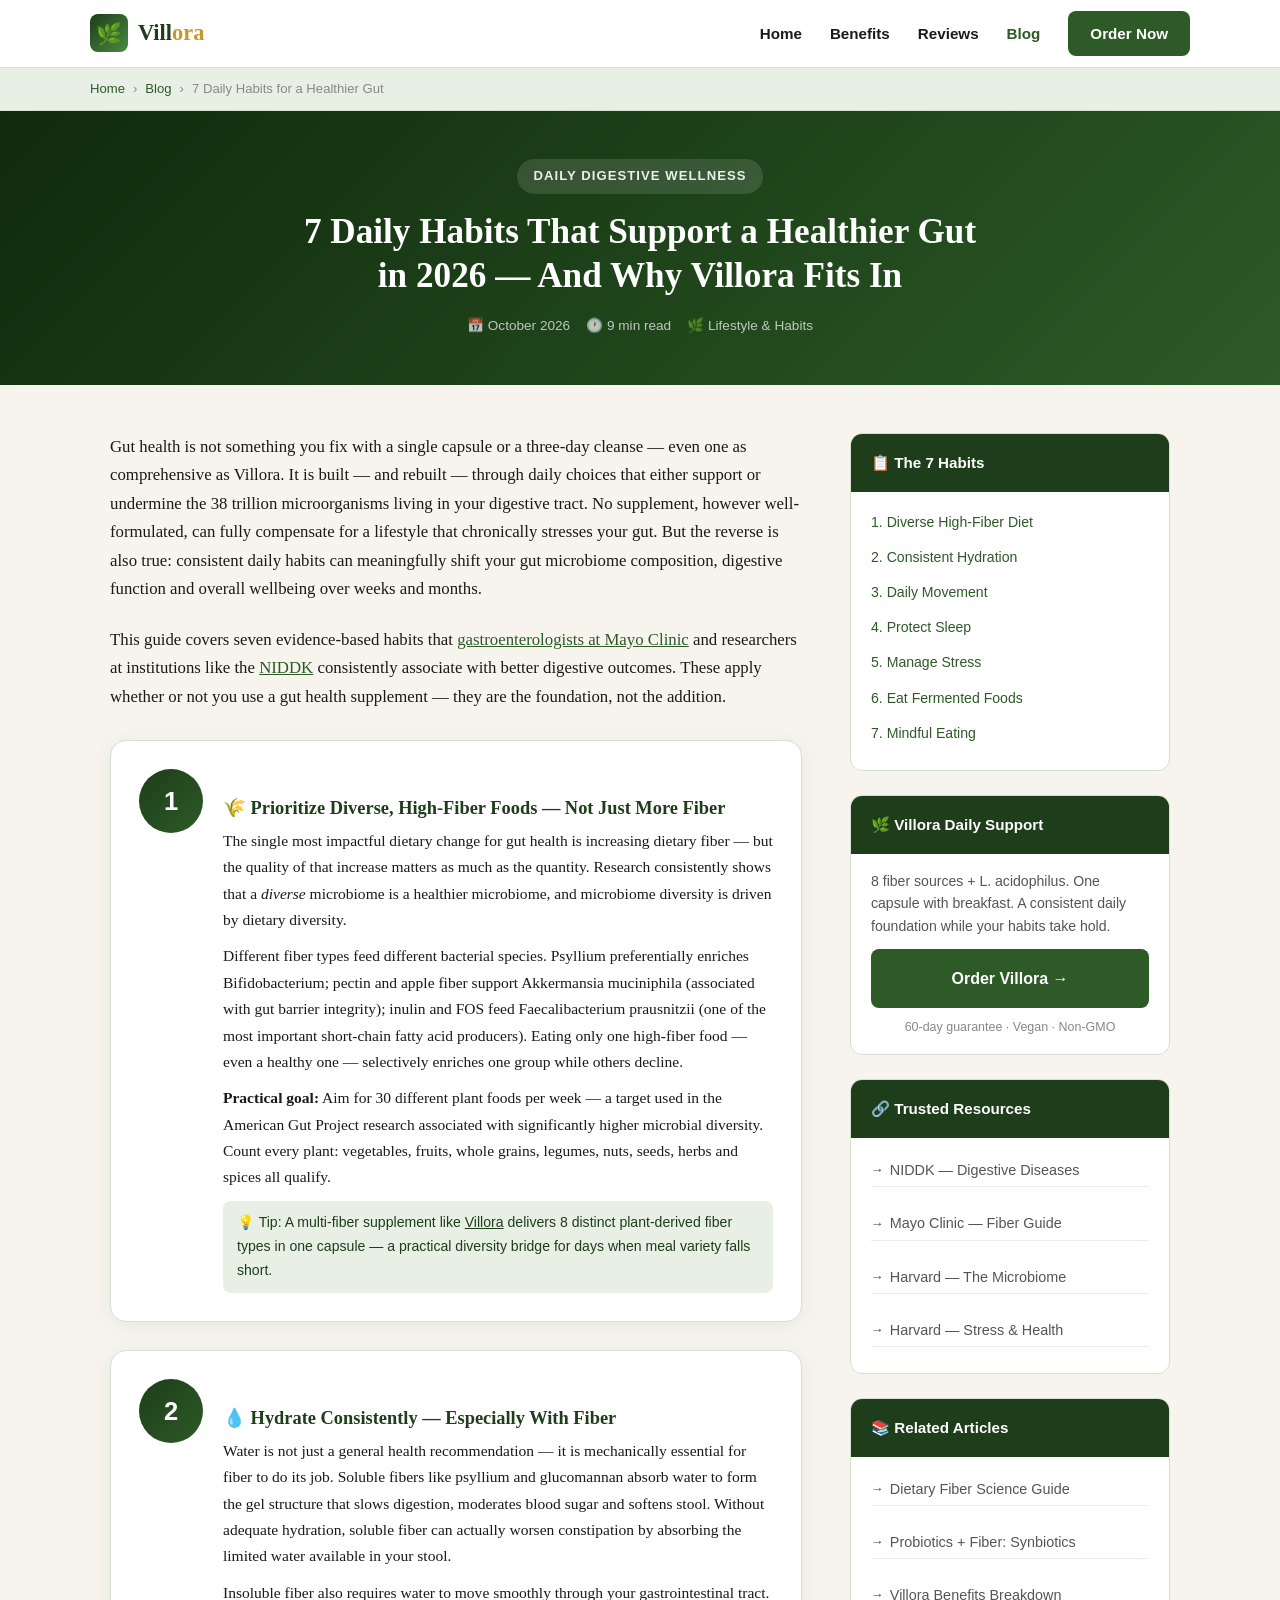
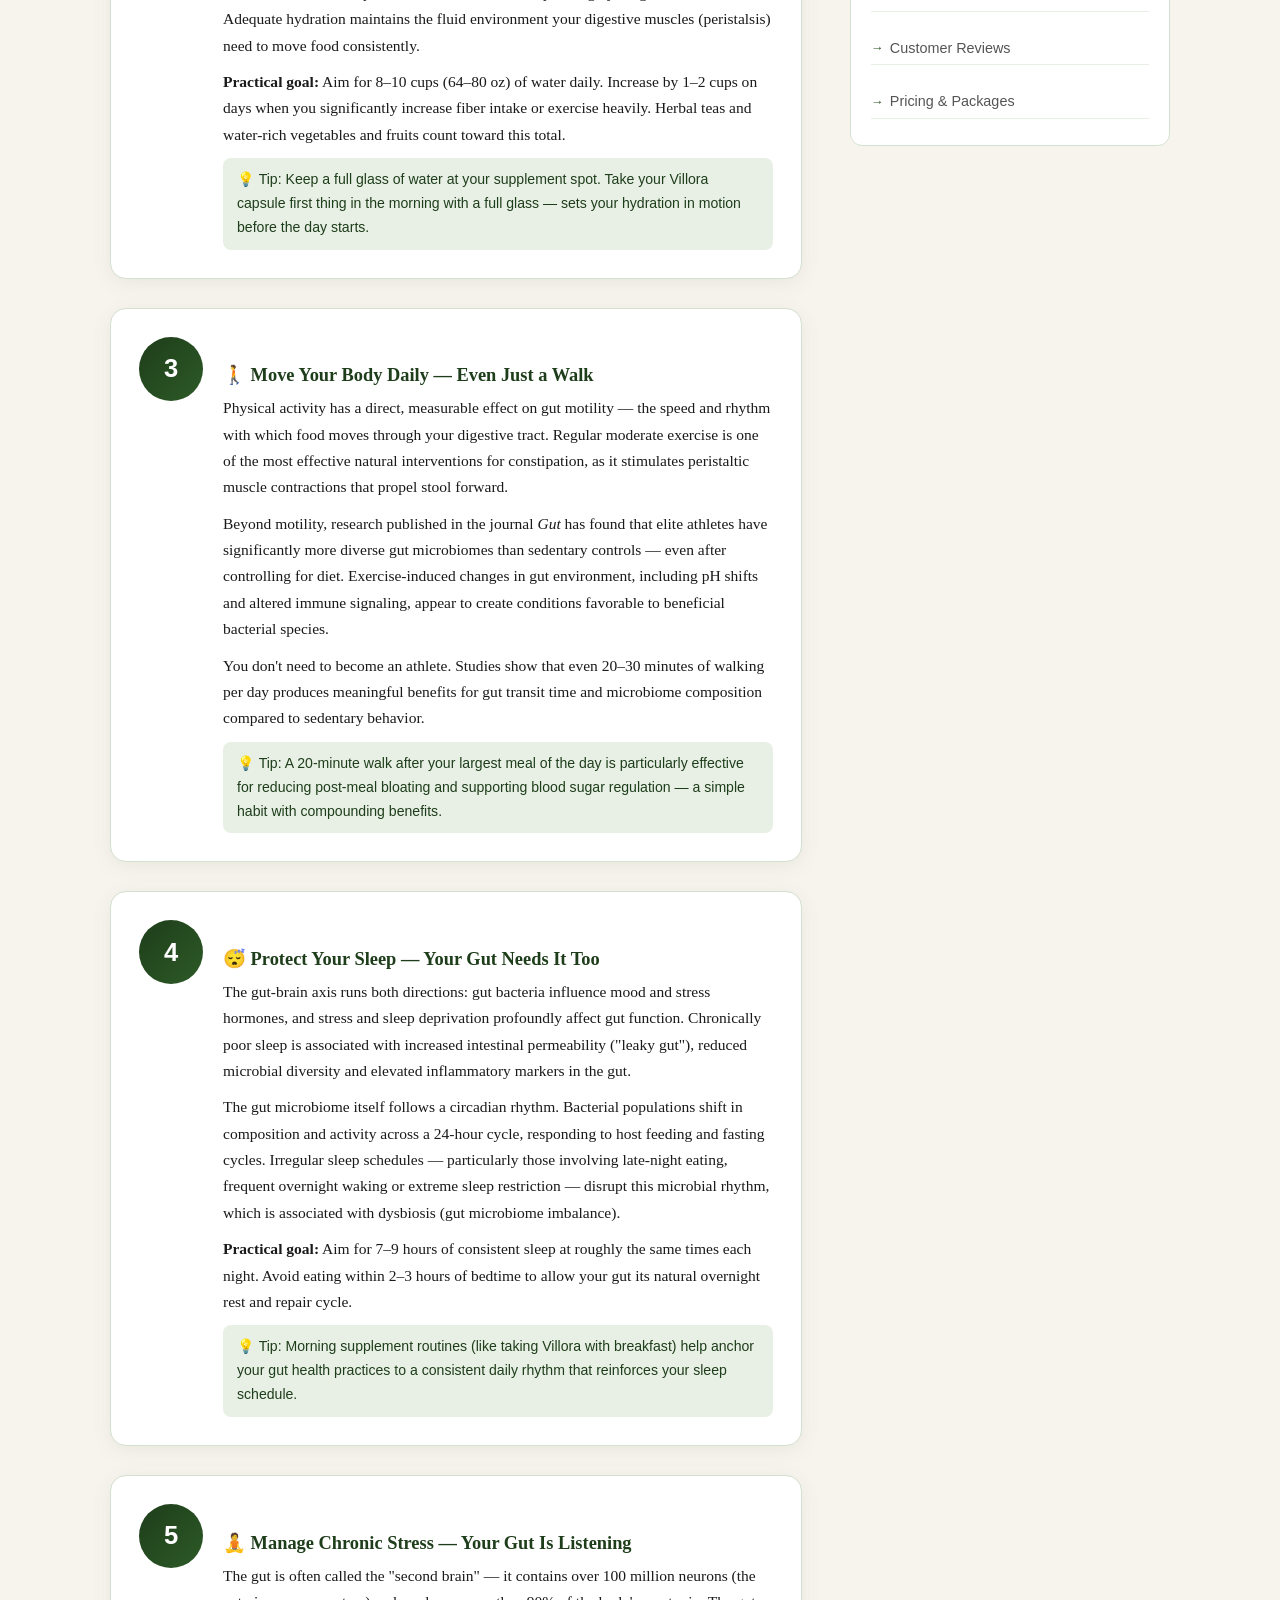
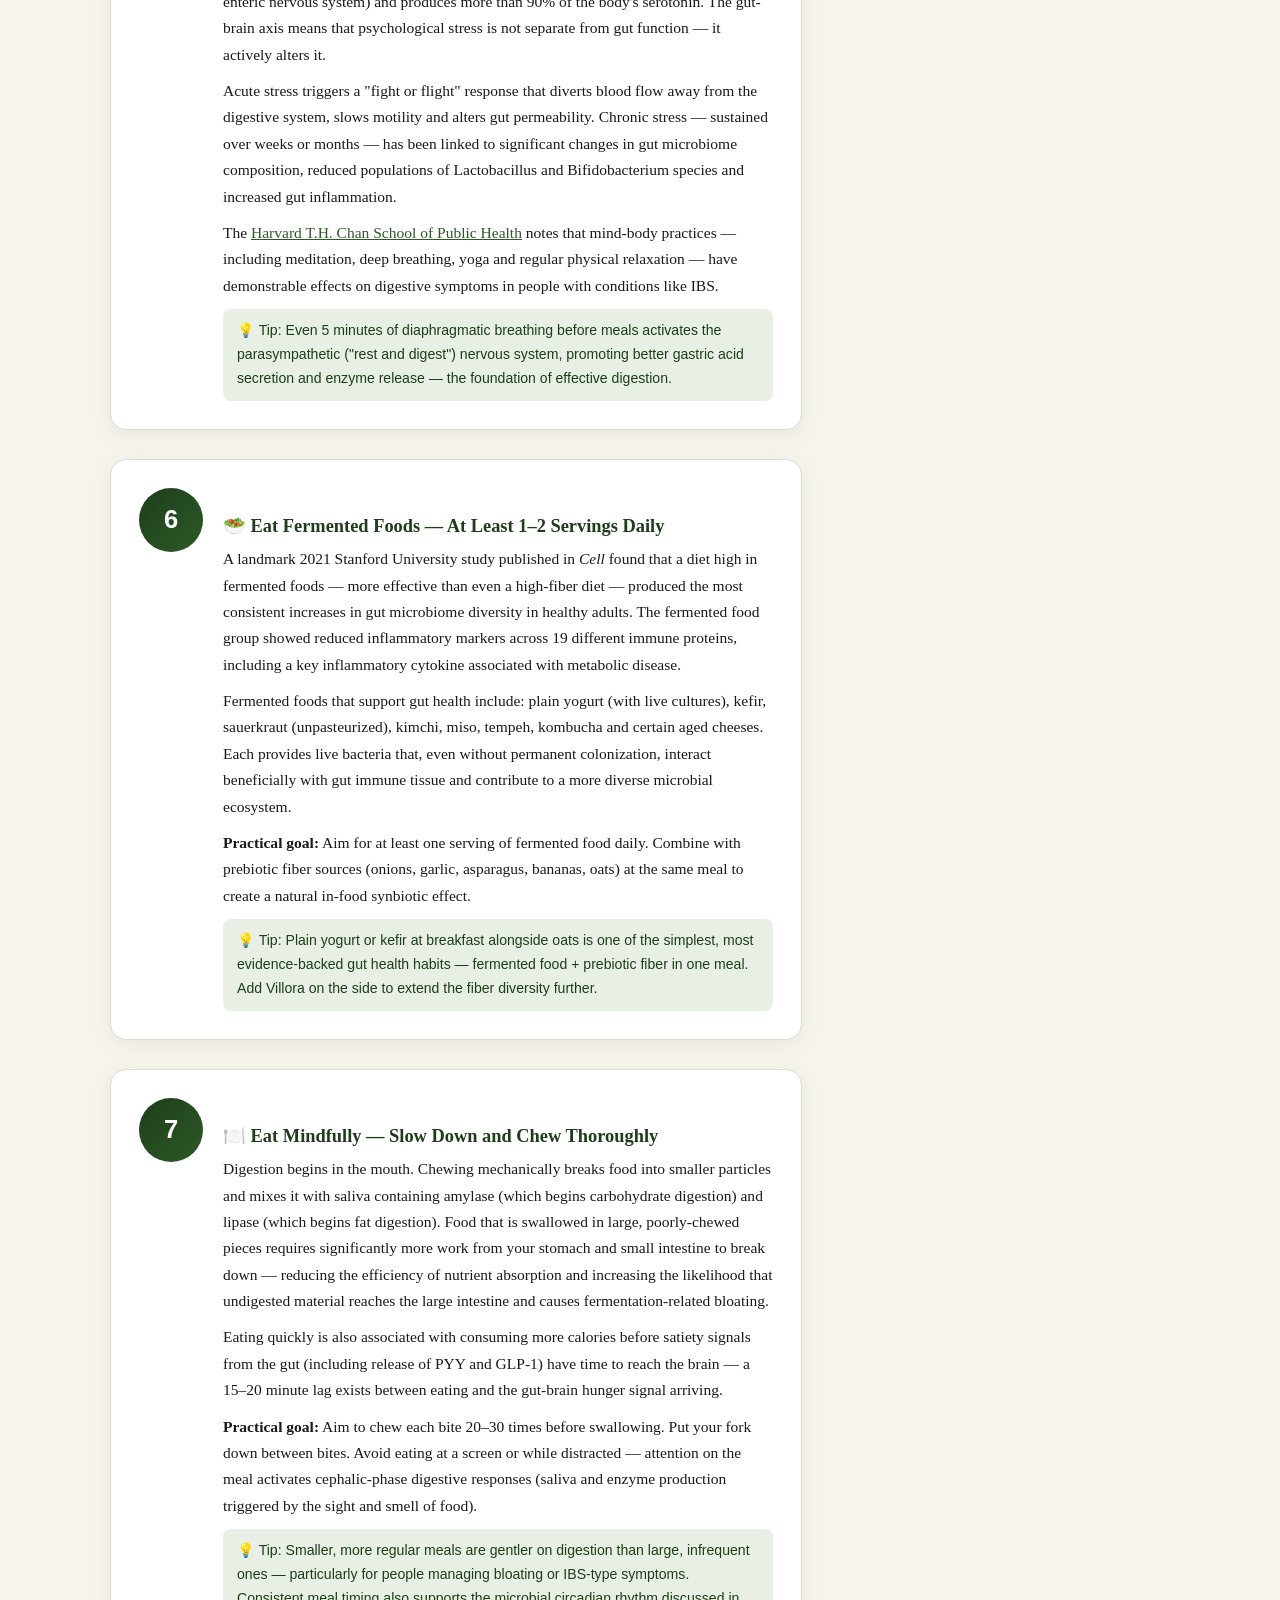
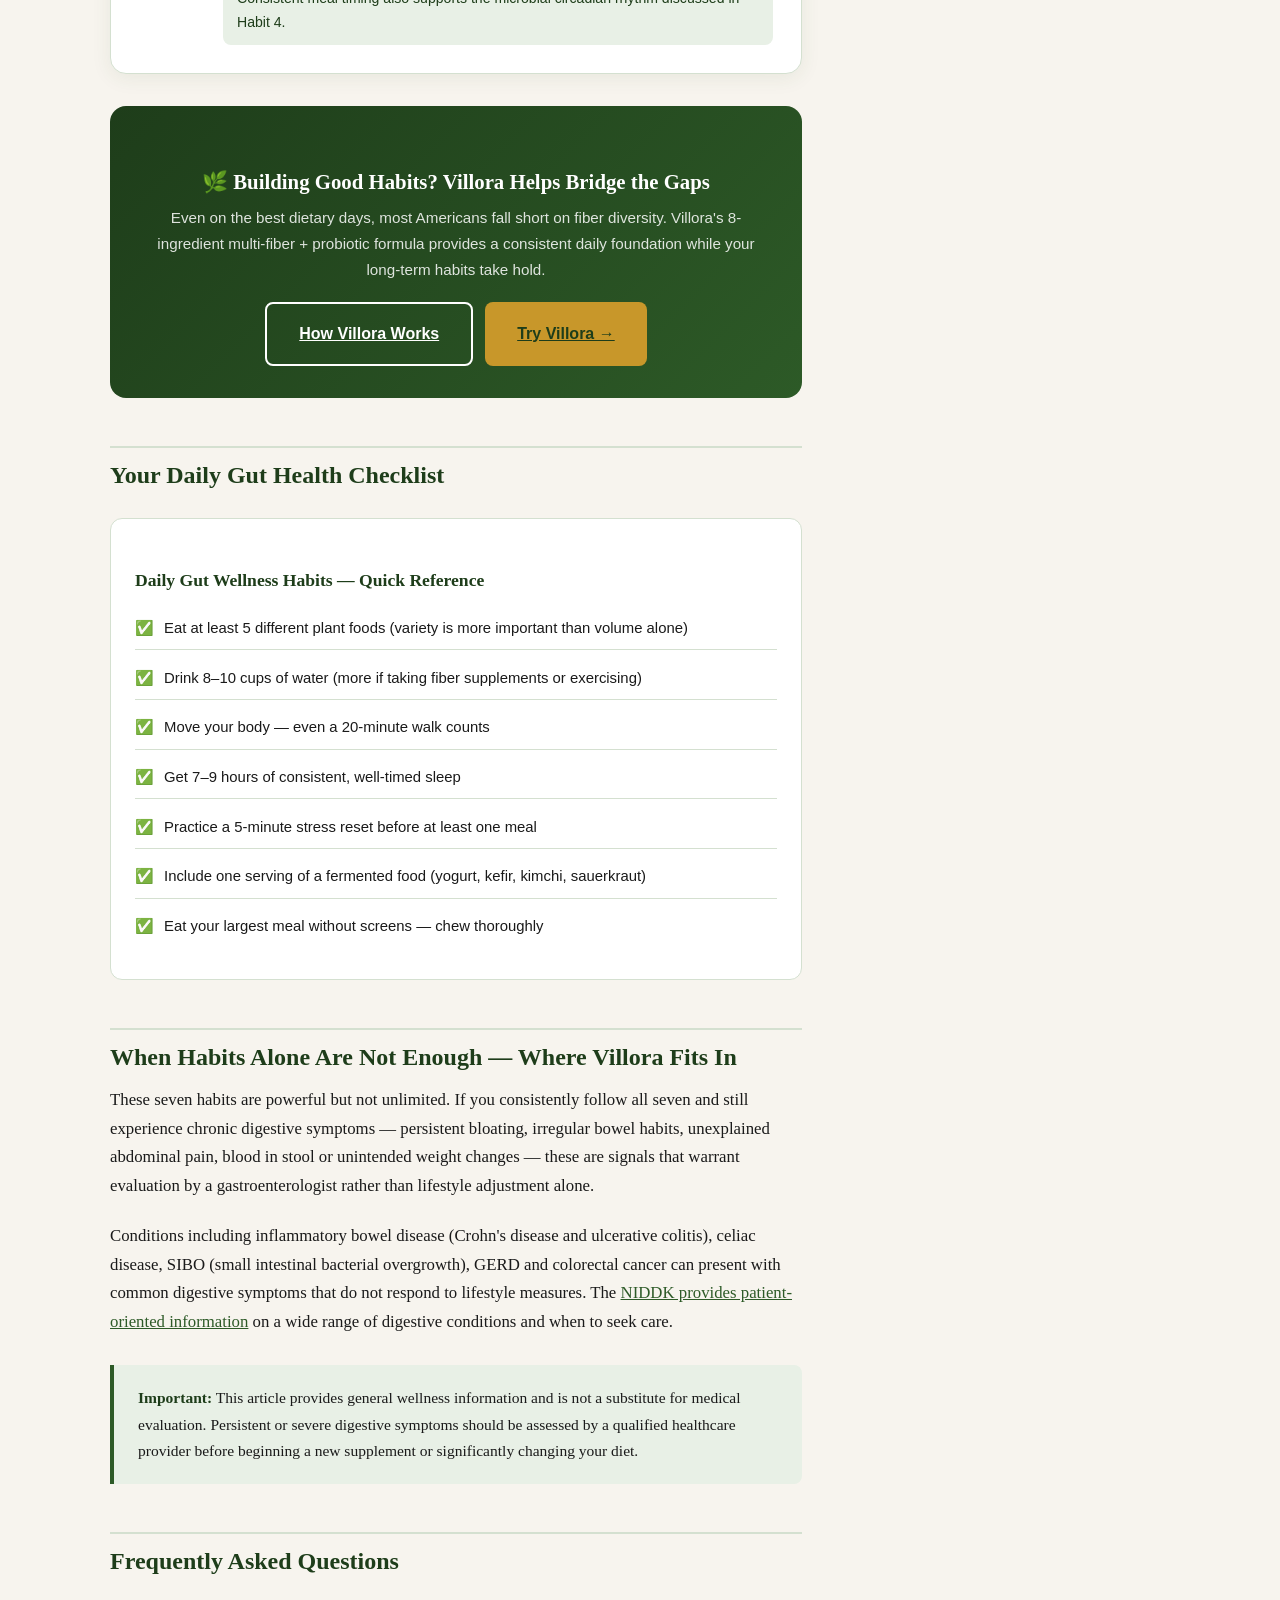
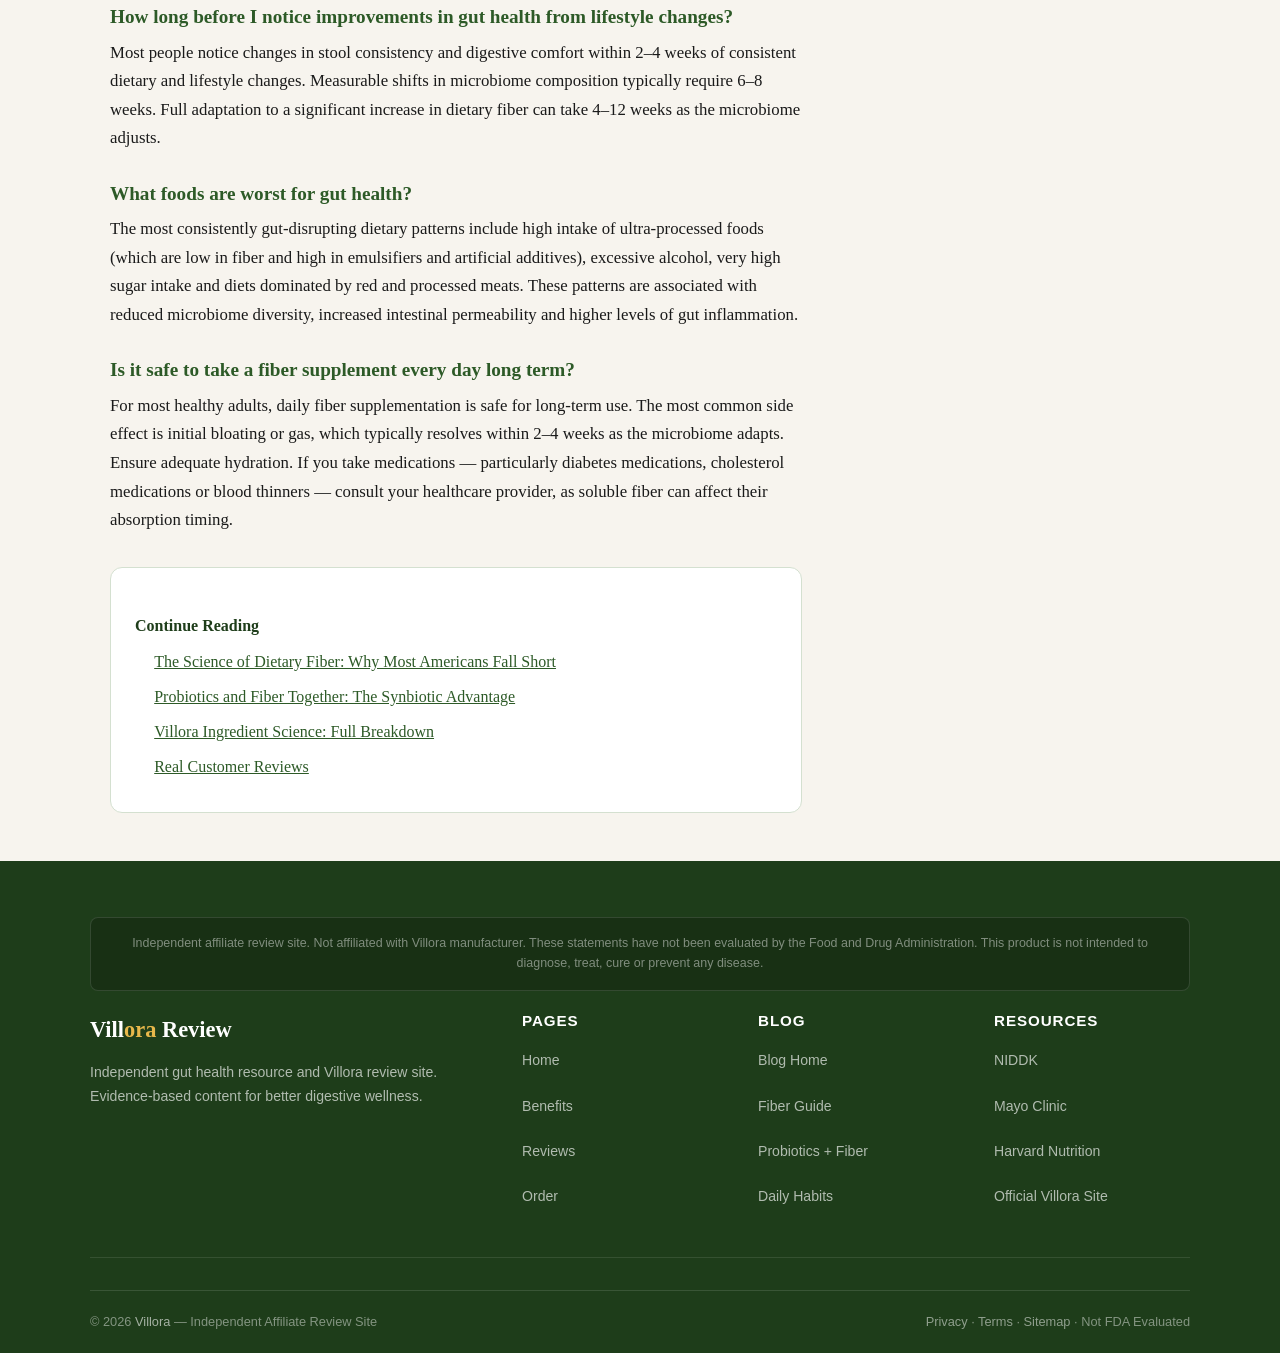
<file: blog/villora-gut-health-daily-habits.html>
<!DOCTYPE html>
<html lang="en">
<head>
<meta charset="UTF-8">
<meta name="viewport" content="width=device-width,initial-scale=1">
<title>7 Daily Habits for a Healthier Gut in 2026 | Villora Blog</title>
<meta name="description" content="Gut health is a daily practice. These 7 evidence-based habits — fiber timing, sleep, stress — build the foundation Villora's formula supports.">
<link rel="canonical" href="https://viillora.vercel.app/blog/villora-gut-health-daily-habits.html">
<meta name="robots" content="index,follow">
<meta property="og:title" content="7 Daily Habits That Support a Healthier Gut in 2026">
<meta property="og:description" content="Gut health is a daily practice, not a single supplement. These 7 evidence-based habits create the foundation for lasting digestive wellness.">
<meta property="og:url" content="https://viillora.vercel.app/blog/villora-gut-health-daily-habits.html">
<meta property="og:type" content="article">
<link rel="icon" href="/images/favicon.png" type="image/png">
<script type="application/ld+json">
{
  "@context":"https://schema.org",
  "@type":"Article",
  "headline":"7 Daily Habits That Support a Healthier Gut in 2026",
  "description":"Seven evidence-based daily habits that create the foundation for lasting digestive wellness, from fiber timing to sleep, hydration, stress management and mindful eating.",
  "url":"https://viillora.vercel.app/blog/villora-gut-health-daily-habits.html",
  "datePublished":"2026-10-10",
  "dateModified":"2026-10-30",
  "author":{"@type":"Organization","name":"Villora Review","url":"https://viillora.vercel.app"},
  "publisher":{"@type":"Organization","name":"Villora Review","url":"https://viillora.vercel.app"},
  "mainEntityOfPage":{"@type":"WebPage","@id":"https://viillora.vercel.app/blog/villora-gut-health-daily-habits.html"},
  "breadcrumb":{
    "@type":"BreadcrumbList",
    "itemListElement":[
      {"@type":"ListItem","position":1,"name":"Home","item":"https://viillora.vercel.app/"},
      {"@type":"ListItem","position":2,"name":"Blog","item":"https://viillora.vercel.app/blog/"},
      {"@type":"ListItem","position":3,"name":"7 Daily Habits for a Healthier Gut"}
    ]
  }
}
</script>
<style>
:root{--green:#2d5a27;--green-dark:#1e3d1a;--gold:#c8972a;--cream:#f7f4ee;--sage:#e8f0e6;--dark:#1a1a1a;--white:#fff;--gray:#555;--border:#d4e0d0}
*,*::before,*::after{box-sizing:border-box;margin:0;padding:0}
body{font-family:Georgia,'Times New Roman',serif;background:var(--cream);color:var(--dark);line-height:1.8}
h1,h2,h3,h4{font-family:Georgia,'Times New Roman',serif;line-height:1.3}
.site-nav{position:sticky;top:0;z-index:1000;background:rgba(255,255,255,0.97);border-bottom:1px solid var(--border);height:68px;display:flex;align-items:center}
.nav-inner{display:flex;align-items:center;justify-content:space-between;height:68px;max-width:1140px;margin:0 auto;padding:0 20px;width:100%}
.nav-logo{display:flex;align-items:center;gap:10px;text-decoration:none;white-space:nowrap}
.nav-logo .logo-icon{width:38px;height:38px;min-width:38px;background:linear-gradient(135deg,#1e3d1a,#4a8a41);border-radius:8px;display:flex;align-items:center;justify-content:center;font-size:1.3rem}
.nav-logo .logo-text{font-size:1.4rem;font-weight:700;color:var(--green-dark);font-family:Georgia,serif}
.nav-logo .logo-text span{color:var(--gold)}
.nav-links{display:flex;align-items:center;gap:28px}
.nav-links a{font-size:0.95rem;font-weight:600;color:var(--dark);text-decoration:none;font-family:Arial,sans-serif}
.nav-links a:hover,.nav-links a.active{color:var(--green)}
.nav-cta{background:var(--green)!important;color:#fff!important;padding:10px 22px;border-radius:8px}
.nav-mobile-toggle{display:none;background:none;border:none;cursor:pointer;padding:8px;flex-direction:column;gap:5px}
.nav-mobile-toggle span{display:block;width:24px;height:2px;background:var(--dark)}
.mobile-nav{display:none;position:fixed;top:68px;left:0;right:0;background:#fff;border-bottom:1px solid var(--border);padding:20px;z-index:999;flex-direction:column;gap:16px;box-shadow:0 4px 24px rgba(0,0,0,0.1)}
.mobile-nav.open{display:flex}
.mobile-nav a{font-size:1rem;font-weight:600;color:var(--dark);padding:8px 0;border-bottom:1px solid var(--border);text-decoration:none}
.container{max-width:1140px;margin:0 auto;padding:0 20px}
.breadcrumb{background:var(--sage);border-bottom:1px solid var(--border);padding:10px 0}
.breadcrumb-inner{display:flex;align-items:center;gap:8px;font-size:0.82rem;font-family:Arial,sans-serif;color:#888;flex-wrap:wrap}
.breadcrumb-inner a{color:var(--green);text-decoration:none}
.btn{display:inline-flex;align-items:center;font-weight:700;padding:14px 28px;border-radius:8px;text-decoration:none;transition:all 0.3s;font-family:Arial,sans-serif;font-size:1rem}
.btn-green{background:var(--green);color:#fff}
.btn-green:hover{background:var(--green-dark)}
.btn-outline{border:2px solid var(--green);color:var(--green)}
.btn-outline:hover{background:var(--green);color:#fff}
.blog-layout{display:grid;grid-template-columns:1fr 320px;gap:40px;padding:40px 0 64px}
.blog-hero{background:linear-gradient(135deg,#0f2a0c,#2d5a27);padding:48px 20px;text-align:center;color:#fff}
.blog-hero .label{display:inline-block;background:rgba(255,255,255,0.12);color:rgba(255,255,255,0.9);font-size:0.82rem;font-weight:700;text-transform:uppercase;letter-spacing:0.08em;padding:6px 16px;border-radius:20px;margin-bottom:16px;font-family:Arial,sans-serif}
.blog-hero h1{color:#fff;font-size:clamp(1.5rem,3vw,2.2rem);max-width:700px;margin:0 auto 16px}
.post-meta{display:flex;align-items:center;justify-content:center;gap:20px;font-family:Arial,sans-serif;font-size:0.85rem;color:rgba(255,255,255,0.75);flex-wrap:wrap}
.post-body p{margin-bottom:1.3em;font-size:1.05rem}
.post-body h2{font-size:1.5rem;color:var(--green-dark);margin:2em 0 0.6em;padding-top:0.5em;border-top:2px solid var(--border)}
.post-body h3{font-size:1.2rem;color:var(--green);margin:1.5em 0 0.5em}
.post-body ul,.post-body ol{margin:0 0 1.3em 1.5em}
.post-body li{margin-bottom:0.5em;font-size:1rem}
.post-body a{color:var(--green);text-decoration:underline}
.post-body a:hover{color:var(--green-dark)}
.callout{background:var(--sage);border-left:4px solid var(--green);padding:20px 24px;margin:1.8em 0;border-radius:0 8px 8px 0}
.callout p{margin:0;font-size:0.97rem}
.callout strong{color:var(--green-dark)}
.habit-card{background:#fff;border:1px solid var(--border);border-radius:16px;padding:28px;margin:1.8em 0;display:grid;grid-template-columns:64px 1fr;gap:20px;align-items:start;box-shadow:0 4px 20px rgba(45,90,39,0.08)}
.habit-num{width:64px;height:64px;background:linear-gradient(135deg,var(--green-dark),var(--green));color:#fff;border-radius:50%;display:flex;align-items:center;justify-content:center;font-size:1.6rem;font-weight:700;font-family:Arial,sans-serif;flex-shrink:0}
.habit-content h3{color:var(--green-dark);margin-bottom:8px;font-size:1.15rem}
.habit-content p{margin:0 0 10px;font-size:0.97rem}
.habit-content .habit-tip{background:var(--sage);border-radius:8px;padding:10px 14px;font-size:0.88rem;font-family:Arial,sans-serif;color:var(--green-dark);margin-top:10px}
.cta-box{background:linear-gradient(135deg,var(--green-dark),var(--green));color:#fff;border-radius:16px;padding:32px;margin:2em 0;text-align:center}
.cta-box h3{color:#fff;margin-bottom:10px;font-size:1.3rem}
.cta-box p{color:rgba(255,255,255,0.85);margin-bottom:20px;font-family:Arial,sans-serif;font-size:0.95rem}
.checklist{background:#fff;border:1px solid var(--border);border-radius:12px;padding:24px;margin:1.8em 0}
.checklist h3{color:var(--green-dark);margin-bottom:16px;font-size:1.1rem}
.checklist ul{list-style:none;margin:0}
.checklist li{padding:8px 0;border-bottom:1px solid var(--border);font-family:Arial,sans-serif;font-size:0.93rem;display:flex;align-items:flex-start;gap:10px}
.checklist li:last-child{border-bottom:none}
.checklist li::before{content:"✅";flex-shrink:0}
.sidebar{position:sticky;top:88px;align-self:start;display:flex;flex-direction:column;gap:24px}
.sidebar-card{background:#fff;border:1px solid var(--border);border-radius:12px;overflow:hidden}
.sidebar-card-header{background:var(--green-dark);color:#fff;padding:16px 20px;font-family:Arial,sans-serif;font-weight:700;font-size:0.95rem}
.sidebar-card-body{padding:16px 20px}
.sidebar-card-body p{font-size:0.88rem;font-family:Arial,sans-serif;color:var(--gray);margin-bottom:12px;line-height:1.6}
.sidebar-links li{list-style:none;margin-bottom:10px}
.sidebar-links a{font-size:0.88rem;font-family:Arial,sans-serif;color:var(--green);text-decoration:none;line-height:1.4}
.sidebar-links a:hover{color:var(--green-dark);text-decoration:underline}
.toc li{list-style:none;margin-bottom:8px}
.toc a{font-size:0.88rem;font-family:Arial,sans-serif;color:var(--green);text-decoration:none}
.toc a:hover{text-decoration:underline}
.site-footer{background:var(--green-dark);color:rgba(255,255,255,0.8);padding:48px 0 24px}
.footer-disclaimer{background:rgba(255,255,255,0.07);border:1px solid rgba(255,255,255,0.12);border-radius:8px;padding:14px 20px;font-size:0.82rem;font-family:Arial,sans-serif;text-align:center;margin-bottom:32px}
.footer-grid{display:grid;grid-template-columns:repeat(auto-fit,minmax(160px,1fr));gap:32px;margin-bottom:32px}
.footer-brand .logo-text{font-size:1.3rem;font-weight:700;color:#fff;margin-bottom:8px;font-family:Georgia,serif}
.footer-brand .logo-text span{color:var(--gold)}
.footer-desc{font-size:0.85rem;line-height:1.6;font-family:Arial,sans-serif}
.footer-col h4{color:#fff;font-size:0.9rem;font-weight:700;margin-bottom:12px;text-transform:uppercase;letter-spacing:0.06em;font-family:Arial,sans-serif}
.footer-col ul{list-style:none}
.footer-col ul li{margin-bottom:8px}
.footer-col ul a{color:rgba(255,255,255,0.7);text-decoration:none;font-size:0.85rem;font-family:Arial,sans-serif}
.footer-col ul a:hover{color:#fff}
.footer-bottom{border-top:1px solid rgba(255,255,255,0.12);padding-top:20px;display:flex;justify-content:space-between;align-items:center;flex-wrap:wrap;gap:10px;font-size:0.82rem;font-family:Arial,sans-serif;color:rgba(255,255,255,0.5)}
@media(max-width:900px){.nav-links{display:none}.nav-mobile-toggle{display:flex}.blog-layout{grid-template-columns:1fr}.sidebar{position:static}.habit-card{grid-template-columns:1fr}}
@media(max-width:600px){.btn{width:100%;justify-content:center}.habit-num{width:48px;height:48px;font-size:1.2rem}}
</style>
<link rel="preload" href="/css/style.css" as="style" onload="this.onload=null;this.rel='stylesheet'">
<noscript><link rel="stylesheet" href="/css/style.css"></noscript>
</head>
<body>
<nav class="site-nav" role="navigation" aria-label="Main navigation">
  <div class="nav-inner">
    <a href="/" class="nav-logo"><div class="logo-icon">🌿</div><div class="logo-text">Vill<span>ora</span></div></a>
    <div class="nav-links">
      <a href="/">Home</a><a href="/benefits.html">Benefits</a><a href="/reviews.html">Reviews</a><a href="/blog/" class="active">Blog</a><a href="/order.html" class="nav-cta">Order Now</a>
    </div>
    <button class="nav-mobile-toggle" aria-label="Open menu" aria-expanded="false"><span></span><span></span><span></span></button>
  </div>
</nav>
<div class="mobile-nav" id="mobile-nav" role="navigation"><a href="/">Home</a><a href="/benefits.html">Benefits</a><a href="/reviews.html">Reviews</a><a href="/blog/">Blog</a><a href="/order.html">Order Now</a></div>

<nav class="breadcrumb" aria-label="Breadcrumb">
  <div class="container"><div class="breadcrumb-inner"><a href="/">Home</a><span>›</span><a href="/blog/">Blog</a><span>›</span><span aria-current="page">7 Daily Habits for a Healthier Gut</span></div></div>
</nav>

<div class="blog-hero">
  <div class="label">Daily Digestive Wellness</div>
  <h1>7 Daily Habits That Support a Healthier Gut in 2026 — And Why Villora Fits In</h1>
  <div class="post-meta"><span>📅 October 2026</span><span>🕐 9 min read</span><span>🌿 Lifestyle &amp; Habits</span></div>
</div>

<div class="container">
  <div class="blog-layout">
    <main class="post-body">

      <p>Gut health is not something you fix with a single capsule or a three-day cleanse — even one as comprehensive as Villora. It is built — and rebuilt — through daily choices that either support or undermine the 38 trillion microorganisms living in your digestive tract. No supplement, however well-formulated, can fully compensate for a lifestyle that chronically stresses your gut. But the reverse is also true: consistent daily habits can meaningfully shift your gut microbiome composition, digestive function and overall wellbeing over weeks and months.</p>

      <p>This guide covers seven evidence-based habits that <a href="https://www.mayoclinic.org/healthy-lifestyle/nutrition-and-healthy-eating/in-depth/fiber/art-20043983" target="_blank" rel="noopener">gastroenterologists at Mayo Clinic</a> and researchers at institutions like the <a href="https://www.niddk.nih.gov/health-information/digestive-diseases/digestive-system-how-it-works" target="_blank" rel="noopener">NIDDK</a> consistently associate with better digestive outcomes. These apply whether or not you use a gut health supplement — they are the foundation, not the addition.</p>

      <div class="habit-card">
        <div class="habit-num">1</div>
        <div class="habit-content">
          <h3>🌾 Prioritize Diverse, High-Fiber Foods — Not Just More Fiber</h3>
          <p>The single most impactful dietary change for gut health is increasing dietary fiber — but the quality of that increase matters as much as the quantity. Research consistently shows that a <em>diverse</em> microbiome is a healthier microbiome, and microbiome diversity is driven by dietary diversity.</p>
          <p>Different fiber types feed different bacterial species. Psyllium preferentially enriches Bifidobacterium; pectin and apple fiber support Akkermansia muciniphila (associated with gut barrier integrity); inulin and FOS feed Faecalibacterium prausnitzii (one of the most important short-chain fatty acid producers). Eating only one high-fiber food — even a healthy one — selectively enriches one group while others decline.</p>
          <p><strong>Practical goal:</strong> Aim for 30 different plant foods per week — a target used in the American Gut Project research associated with significantly higher microbial diversity. Count every plant: vegetables, fruits, whole grains, legumes, nuts, seeds, herbs and spices all qualify.</p>
          <div class="habit-tip">💡 Tip: A multi-fiber supplement like <a href="/benefits.html" style="color:var(--green-dark)">Villora</a> delivers 8 distinct plant-derived fiber types in one capsule — a practical diversity bridge for days when meal variety falls short.</div>
        </div>
      </div>

      <div class="habit-card">
        <div class="habit-num">2</div>
        <div class="habit-content">
          <h3>💧 Hydrate Consistently — Especially With Fiber</h3>
          <p>Water is not just a general health recommendation — it is mechanically essential for fiber to do its job. Soluble fibers like psyllium and glucomannan absorb water to form the gel structure that slows digestion, moderates blood sugar and softens stool. Without adequate hydration, soluble fiber can actually worsen constipation by absorbing the limited water available in your stool.</p>
          <p>Insoluble fiber also requires water to move smoothly through your gastrointestinal tract. Adequate hydration maintains the fluid environment your digestive muscles (peristalsis) need to move food consistently.</p>
          <p><strong>Practical goal:</strong> Aim for 8–10 cups (64–80 oz) of water daily. Increase by 1–2 cups on days when you significantly increase fiber intake or exercise heavily. Herbal teas and water-rich vegetables and fruits count toward this total.</p>
          <div class="habit-tip">💡 Tip: Keep a full glass of water at your supplement spot. Take your Villora capsule first thing in the morning with a full glass — sets your hydration in motion before the day starts.</div>
        </div>
      </div>

      <div class="habit-card">
        <div class="habit-num">3</div>
        <div class="habit-content">
          <h3>🚶 Move Your Body Daily — Even Just a Walk</h3>
          <p>Physical activity has a direct, measurable effect on gut motility — the speed and rhythm with which food moves through your digestive tract. Regular moderate exercise is one of the most effective natural interventions for constipation, as it stimulates peristaltic muscle contractions that propel stool forward.</p>
          <p>Beyond motility, research published in the journal <em>Gut</em> has found that elite athletes have significantly more diverse gut microbiomes than sedentary controls — even after controlling for diet. Exercise-induced changes in gut environment, including pH shifts and altered immune signaling, appear to create conditions favorable to beneficial bacterial species.</p>
          <p>You don't need to become an athlete. Studies show that even 20–30 minutes of walking per day produces meaningful benefits for gut transit time and microbiome composition compared to sedentary behavior.</p>
          <div class="habit-tip">💡 Tip: A 20-minute walk after your largest meal of the day is particularly effective for reducing post-meal bloating and supporting blood sugar regulation — a simple habit with compounding benefits.</div>
        </div>
      </div>

      <div class="habit-card">
        <div class="habit-num">4</div>
        <div class="habit-content">
          <h3>😴 Protect Your Sleep — Your Gut Needs It Too</h3>
          <p>The gut-brain axis runs both directions: gut bacteria influence mood and stress hormones, and stress and sleep deprivation profoundly affect gut function. Chronically poor sleep is associated with increased intestinal permeability ("leaky gut"), reduced microbial diversity and elevated inflammatory markers in the gut.</p>
          <p>The gut microbiome itself follows a circadian rhythm. Bacterial populations shift in composition and activity across a 24-hour cycle, responding to host feeding and fasting cycles. Irregular sleep schedules — particularly those involving late-night eating, frequent overnight waking or extreme sleep restriction — disrupt this microbial rhythm, which is associated with dysbiosis (gut microbiome imbalance).</p>
          <p><strong>Practical goal:</strong> Aim for 7–9 hours of consistent sleep at roughly the same times each night. Avoid eating within 2–3 hours of bedtime to allow your gut its natural overnight rest and repair cycle.</p>
          <div class="habit-tip">💡 Tip: Morning supplement routines (like taking Villora with breakfast) help anchor your gut health practices to a consistent daily rhythm that reinforces your sleep schedule.</div>
        </div>
      </div>

      <div class="habit-card">
        <div class="habit-num">5</div>
        <div class="habit-content">
          <h3>🧘 Manage Chronic Stress — Your Gut Is Listening</h3>
          <p>The gut is often called the "second brain" — it contains over 100 million neurons (the enteric nervous system) and produces more than 90% of the body's serotonin. The gut-brain axis means that psychological stress is not separate from gut function — it actively alters it.</p>
          <p>Acute stress triggers a "fight or flight" response that diverts blood flow away from the digestive system, slows motility and alters gut permeability. Chronic stress — sustained over weeks or months — has been linked to significant changes in gut microbiome composition, reduced populations of Lactobacillus and Bifidobacterium species and increased gut inflammation.</p>
          <p>The <a href="https://www.hsph.harvard.edu/nutritionsource/stress-and-health/" target="_blank" rel="noopener">Harvard T.H. Chan School of Public Health</a> notes that mind-body practices — including meditation, deep breathing, yoga and regular physical relaxation — have demonstrable effects on digestive symptoms in people with conditions like IBS.</p>
          <div class="habit-tip">💡 Tip: Even 5 minutes of diaphragmatic breathing before meals activates the parasympathetic ("rest and digest") nervous system, promoting better gastric acid secretion and enzyme release — the foundation of effective digestion.</div>
        </div>
      </div>

      <div class="habit-card">
        <div class="habit-num">6</div>
        <div class="habit-content">
          <h3>🥗 Eat Fermented Foods — At Least 1–2 Servings Daily</h3>
          <p>A landmark 2021 Stanford University study published in <em>Cell</em> found that a diet high in fermented foods — more effective than even a high-fiber diet — produced the most consistent increases in gut microbiome diversity in healthy adults. The fermented food group showed reduced inflammatory markers across 19 different immune proteins, including a key inflammatory cytokine associated with metabolic disease.</p>
          <p>Fermented foods that support gut health include: plain yogurt (with live cultures), kefir, sauerkraut (unpasteurized), kimchi, miso, tempeh, kombucha and certain aged cheeses. Each provides live bacteria that, even without permanent colonization, interact beneficially with gut immune tissue and contribute to a more diverse microbial ecosystem.</p>
          <p><strong>Practical goal:</strong> Aim for at least one serving of fermented food daily. Combine with prebiotic fiber sources (onions, garlic, asparagus, bananas, oats) at the same meal to create a natural in-food synbiotic effect.</p>
          <div class="habit-tip">💡 Tip: Plain yogurt or kefir at breakfast alongside oats is one of the simplest, most evidence-backed gut health habits — fermented food + prebiotic fiber in one meal. Add Villora on the side to extend the fiber diversity further.</div>
        </div>
      </div>

      <div class="habit-card">
        <div class="habit-num">7</div>
        <div class="habit-content">
          <h3>🍽️ Eat Mindfully — Slow Down and Chew Thoroughly</h3>
          <p>Digestion begins in the mouth. Chewing mechanically breaks food into smaller particles and mixes it with saliva containing amylase (which begins carbohydrate digestion) and lipase (which begins fat digestion). Food that is swallowed in large, poorly-chewed pieces requires significantly more work from your stomach and small intestine to break down — reducing the efficiency of nutrient absorption and increasing the likelihood that undigested material reaches the large intestine and causes fermentation-related bloating.</p>
          <p>Eating quickly is also associated with consuming more calories before satiety signals from the gut (including release of PYY and GLP-1) have time to reach the brain — a 15–20 minute lag exists between eating and the gut-brain hunger signal arriving.</p>
          <p><strong>Practical goal:</strong> Aim to chew each bite 20–30 times before swallowing. Put your fork down between bites. Avoid eating at a screen or while distracted — attention on the meal activates cephalic-phase digestive responses (saliva and enzyme production triggered by the sight and smell of food).</p>
          <div class="habit-tip">💡 Tip: Smaller, more regular meals are gentler on digestion than large, infrequent ones — particularly for people managing bloating or IBS-type symptoms. Consistent meal timing also supports the microbial circadian rhythm discussed in Habit 4.</div>
        </div>
      </div>

      <div class="cta-box">
        <h3>🌿 Building Good Habits? Villora Helps Bridge the Gaps</h3>
        <p>Even on the best dietary days, most Americans fall short on fiber diversity. Villora's 8-ingredient multi-fiber + probiotic formula provides a consistent daily foundation while your long-term habits take hold.</p>
        <div style="display:flex;gap:12px;justify-content:center;flex-wrap:wrap">
          <a href="/benefits.html" class="btn btn-outline" style="color:#fff;border-color:#fff">How Villora Works</a>
          <a href="https://tryvillora.com/adv-myths-bg?from=adv-myths?aff_id=50&subid=viillora" target="_blank" rel="noopener sponsored" class="btn" style="background:var(--gold);color:#1e3d1a">Try Villora →</a>
        </div>
      </div>

      <h2>Your Daily Gut Health Checklist</h2>

      <div class="checklist">
        <h3>Daily Gut Wellness Habits — Quick Reference</h3>
        <ul>
          <li>Eat at least 5 different plant foods (variety is more important than volume alone)</li>
          <li>Drink 8–10 cups of water (more if taking fiber supplements or exercising)</li>
          <li>Move your body — even a 20-minute walk counts</li>
          <li>Get 7–9 hours of consistent, well-timed sleep</li>
          <li>Practice a 5-minute stress reset before at least one meal</li>
          <li>Include one serving of a fermented food (yogurt, kefir, kimchi, sauerkraut)</li>
          <li>Eat your largest meal without screens — chew thoroughly</li>
        </ul>
      </div>

      <h2>When Habits Alone Are Not Enough — Where Villora Fits In</h2>

      <p>These seven habits are powerful but not unlimited. If you consistently follow all seven and still experience chronic digestive symptoms — persistent bloating, irregular bowel habits, unexplained abdominal pain, blood in stool or unintended weight changes — these are signals that warrant evaluation by a gastroenterologist rather than lifestyle adjustment alone.</p>

      <p>Conditions including inflammatory bowel disease (Crohn's disease and ulcerative colitis), celiac disease, SIBO (small intestinal bacterial overgrowth), GERD and colorectal cancer can present with common digestive symptoms that do not respond to lifestyle measures. The <a href="https://www.niddk.nih.gov/health-information/digestive-diseases" target="_blank" rel="noopener">NIDDK provides patient-oriented information</a> on a wide range of digestive conditions and when to seek care.</p>

      <div class="callout">
        <p><strong>Important:</strong> This article provides general wellness information and is not a substitute for medical evaluation. Persistent or severe digestive symptoms should be assessed by a qualified healthcare provider before beginning a new supplement or significantly changing your diet.</p>
      </div>

      <h2>Frequently Asked Questions</h2>

      <div itemscope itemtype="https://schema.org/FAQPage">
        <div itemscope itemprop="mainEntity" itemtype="https://schema.org/Question">
          <h3 itemprop="name">How long before I notice improvements in gut health from lifestyle changes?</h3>
          <div itemscope itemprop="acceptedAnswer" itemtype="https://schema.org/Answer">
            <p itemprop="text">Most people notice changes in stool consistency and digestive comfort within 2–4 weeks of consistent dietary and lifestyle changes. Measurable shifts in microbiome composition typically require 6–8 weeks. Full adaptation to a significant increase in dietary fiber can take 4–12 weeks as the microbiome adjusts.</p>
          </div>
        </div>
        <div itemscope itemprop="mainEntity" itemtype="https://schema.org/Question">
          <h3 itemprop="name">What foods are worst for gut health?</h3>
          <div itemscope itemprop="acceptedAnswer" itemtype="https://schema.org/Answer">
            <p itemprop="text">The most consistently gut-disrupting dietary patterns include high intake of ultra-processed foods (which are low in fiber and high in emulsifiers and artificial additives), excessive alcohol, very high sugar intake and diets dominated by red and processed meats. These patterns are associated with reduced microbiome diversity, increased intestinal permeability and higher levels of gut inflammation.</p>
          </div>
        </div>
        <div itemscope itemprop="mainEntity" itemtype="https://schema.org/Question">
          <h3 itemprop="name">Is it safe to take a fiber supplement every day long term?</h3>
          <div itemscope itemprop="acceptedAnswer" itemtype="https://schema.org/Answer">
            <p itemprop="text">For most healthy adults, daily fiber supplementation is safe for long-term use. The most common side effect is initial bloating or gas, which typically resolves within 2–4 weeks as the microbiome adapts. Ensure adequate hydration. If you take medications — particularly diabetes medications, cholesterol medications or blood thinners — consult your healthcare provider, as soluble fiber can affect their absorption timing.</p>
          </div>
        </div>
      </div>

      <div style="background:#fff;border:1px solid var(--border);border-radius:12px;padding:24px;margin-top:2em">
        <h3 style="margin-bottom:12px;color:var(--green-dark);font-size:1rem">Continue Reading</h3>
        <ul style="margin:0 0 0 1.2em">
          <li style="margin-bottom:8px"><a href="/blog/villora-fiber-gut-health-guide.html">The Science of Dietary Fiber: Why Most Americans Fall Short</a></li>
          <li style="margin-bottom:8px"><a href="/blog/villora-probiotics-and-fiber.html">Probiotics and Fiber Together: The Synbiotic Advantage</a></li>
          <li style="margin-bottom:8px"><a href="/benefits.html">Villora Ingredient Science: Full Breakdown</a></li>
          <li><a href="/reviews.html">Real Customer Reviews</a></li>
        </ul>
      </div>

    </main>

    <aside class="sidebar" aria-label="Article sidebar">
      <div class="sidebar-card">
        <div class="sidebar-card-header">📋 The 7 Habits</div>
        <div class="sidebar-card-body">
          <ul class="toc">
            <li><a href="#habit-1">1. Diverse High-Fiber Diet</a></li>
            <li><a href="#habit-2">2. Consistent Hydration</a></li>
            <li><a href="#habit-3">3. Daily Movement</a></li>
            <li><a href="#habit-4">4. Protect Sleep</a></li>
            <li><a href="#habit-5">5. Manage Stress</a></li>
            <li><a href="#habit-6">6. Eat Fermented Foods</a></li>
            <li><a href="#habit-7">7. Mindful Eating</a></li>
          </ul>
        </div>
      </div>

      <div class="sidebar-card">
        <div class="sidebar-card-header">🌿 Villora Daily Support</div>
        <div class="sidebar-card-body">
          <p>8 fiber sources + L. acidophilus. One capsule with breakfast. A consistent daily foundation while your habits take hold.</p>
          <a href="https://tryvillora.com/adv-myths-bg?from=adv-myths?aff_id=50&subid=viillora" target="_blank" rel="noopener sponsored" class="btn btn-green" style="width:100%;justify-content:center;margin-bottom:10px">Order Villora →</a>
          <p style="font-size:0.78rem;color:#888;text-align:center">60-day guarantee · Vegan · Non-GMO</p>
        </div>
      </div>

      <div class="sidebar-card">
        <div class="sidebar-card-header">🔗 Trusted Resources</div>
        <div class="sidebar-card-body">
          <ul class="sidebar-links">
            <li><a href="https://www.niddk.nih.gov/health-information/digestive-diseases" target="_blank" rel="noopener">NIDDK — Digestive Diseases</a></li>
            <li><a href="https://www.mayoclinic.org/healthy-lifestyle/nutrition-and-healthy-eating/in-depth/fiber/art-20043983" target="_blank" rel="noopener">Mayo Clinic — Fiber Guide</a></li>
            <li><a href="https://www.hsph.harvard.edu/nutritionsource/microbiome/" target="_blank" rel="noopener">Harvard — The Microbiome</a></li>
            <li><a href="https://www.hsph.harvard.edu/nutritionsource/stress-and-health/" target="_blank" rel="noopener">Harvard — Stress &amp; Health</a></li>
          </ul>
        </div>
      </div>

      <div class="sidebar-card">
        <div class="sidebar-card-header">📚 Related Articles</div>
        <div class="sidebar-card-body">
          <ul class="sidebar-links">
            <li><a href="/blog/villora-fiber-gut-health-guide.html">Dietary Fiber Science Guide</a></li>
            <li><a href="/blog/villora-probiotics-and-fiber.html">Probiotics + Fiber: Synbiotics</a></li>
            <li><a href="/benefits.html">Villora Benefits Breakdown</a></li>
            <li><a href="/reviews.html">Customer Reviews</a></li>
            <li><a href="/order.html">Pricing &amp; Packages</a></li>
          </ul>
        </div>
      </div>
    </aside>
  </div>
</div>

<footer class="site-footer" role="contentinfo">
  <div class="container">
    <div class="footer-disclaimer">Independent affiliate review site. Not affiliated with Villora manufacturer. These statements have not been evaluated by the Food and Drug Administration. This product is not intended to diagnose, treat, cure or prevent any disease.</div>
    <div class="footer-grid">
      <div class="footer-brand"><div class="logo-text">Vill<span>ora</span> Review</div><p class="footer-desc">Independent gut health resource and Villora review site. Evidence-based content for better digestive wellness.</p></div>
      <div class="footer-col"><h4>Pages</h4><ul><li><a href="/">Home</a></li><li><a href="/benefits.html">Benefits</a></li><li><a href="/reviews.html">Reviews</a></li><li><a href="/order.html">Order</a></li></ul></div>
      <div class="footer-col"><h4>Blog</h4><ul><li><a href="/blog/">Blog Home</a></li><li><a href="/blog/villora-fiber-gut-health-guide.html">Fiber Guide</a></li><li><a href="/blog/villora-probiotics-and-fiber.html">Probiotics + Fiber</a></li><li><a href="/blog/villora-gut-health-daily-habits.html">Daily Habits</a></li></ul></div>
      <div class="footer-col"><h4>Resources</h4><ul><li><a href="https://www.niddk.nih.gov" target="_blank" rel="noopener">NIDDK</a></li><li><a href="https://www.mayoclinic.org" target="_blank" rel="noopener">Mayo Clinic</a></li><li><a href="https://www.hsph.harvard.edu/nutritionsource/" target="_blank" rel="noopener">Harvard Nutrition</a></li><li><a href="https://tryvillora.com/adv-myths-bg?from=adv-myths?aff_id=50&subid=viillora" target="_blank" rel="noopener sponsored">Official Villora Site</a></li></ul></div>
    </div>
    <div class="footer-bottom"><span>&copy; 2026 <a href="/" style="color:rgba(255,255,255,0.6);text-decoration:none">Villora</a> — Independent Affiliate Review Site</span><span><a href="/privacy.html" style="color:rgba(255,255,255,0.5);text-decoration:none">Privacy</a> · <a href="/terms.html" style="color:rgba(255,255,255,0.5);text-decoration:none">Terms</a> · <a href="/sitemap.xml" style="color:rgba(255,255,255,0.5);text-decoration:none">Sitemap</a> · Not FDA Evaluated</span></div>
  </div>
</footer>
<script src="/js/main.js" defer></script>
</body>
</html>
</file>
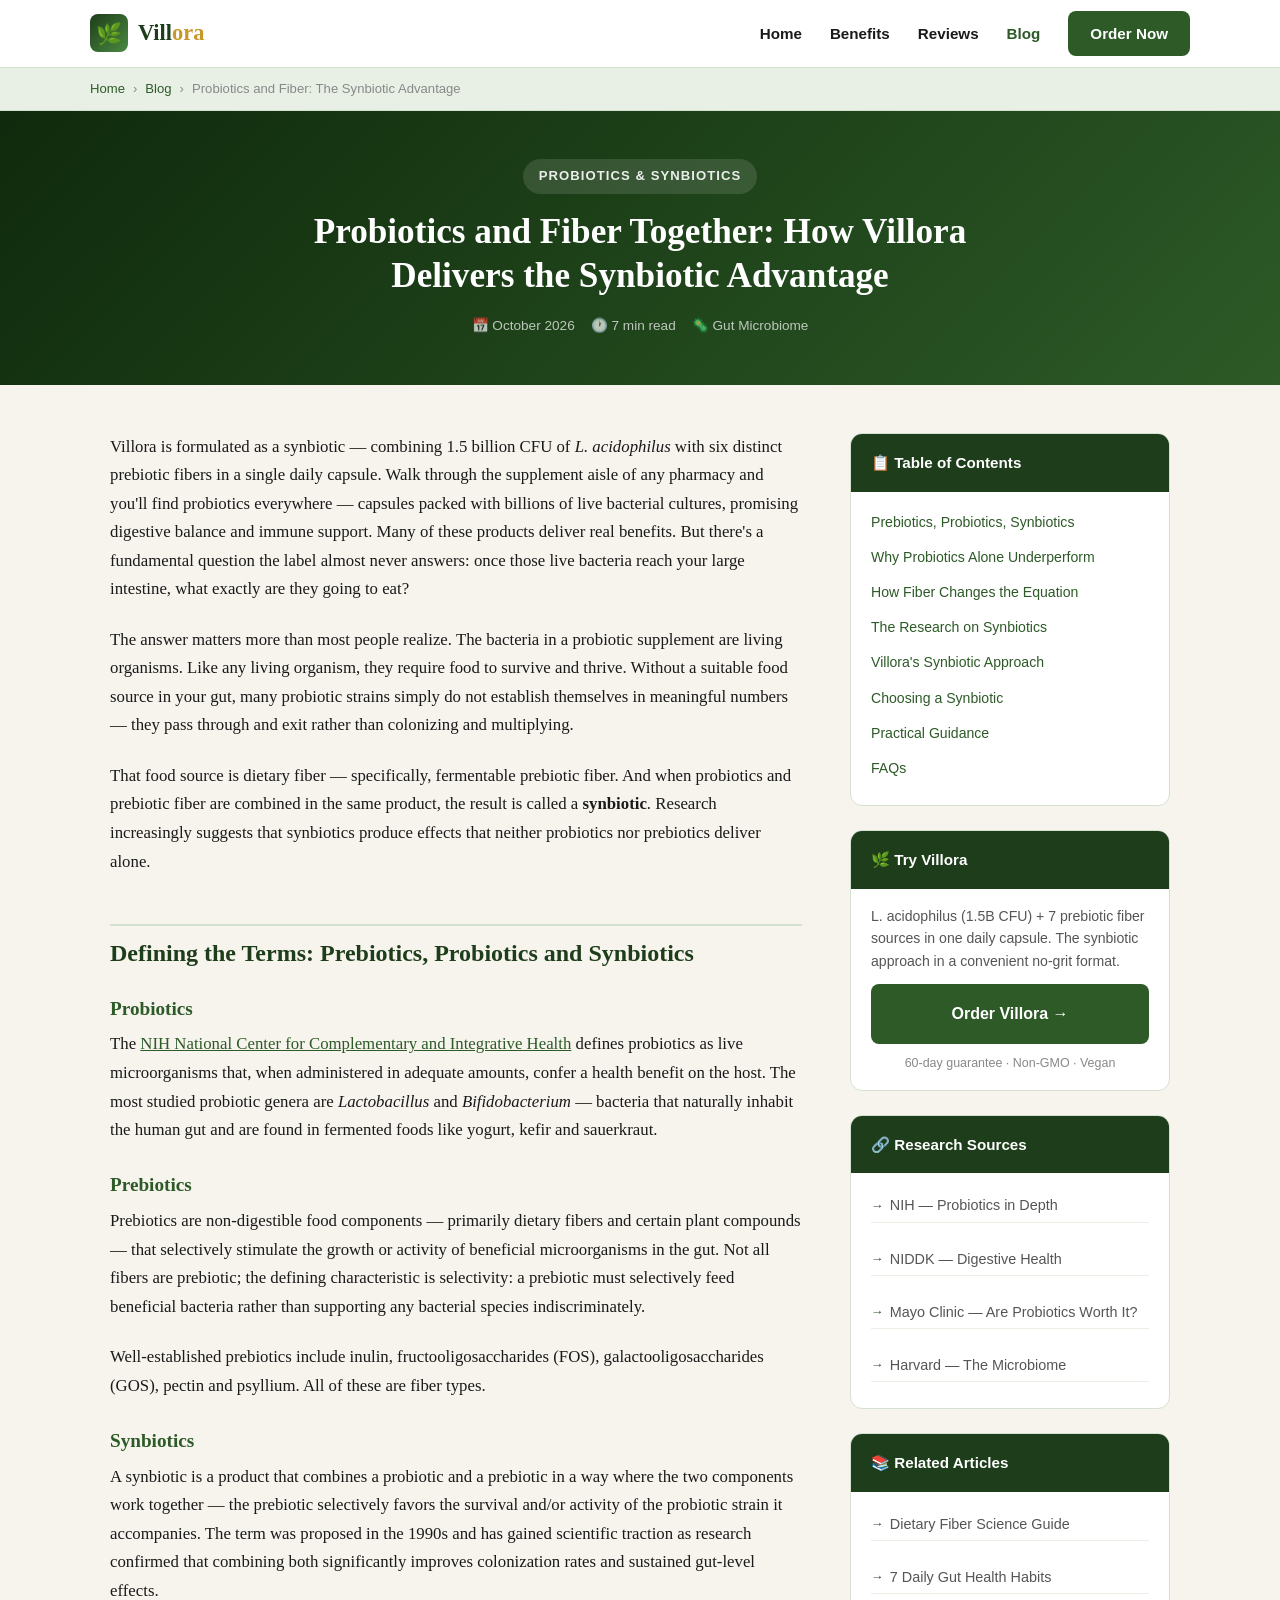
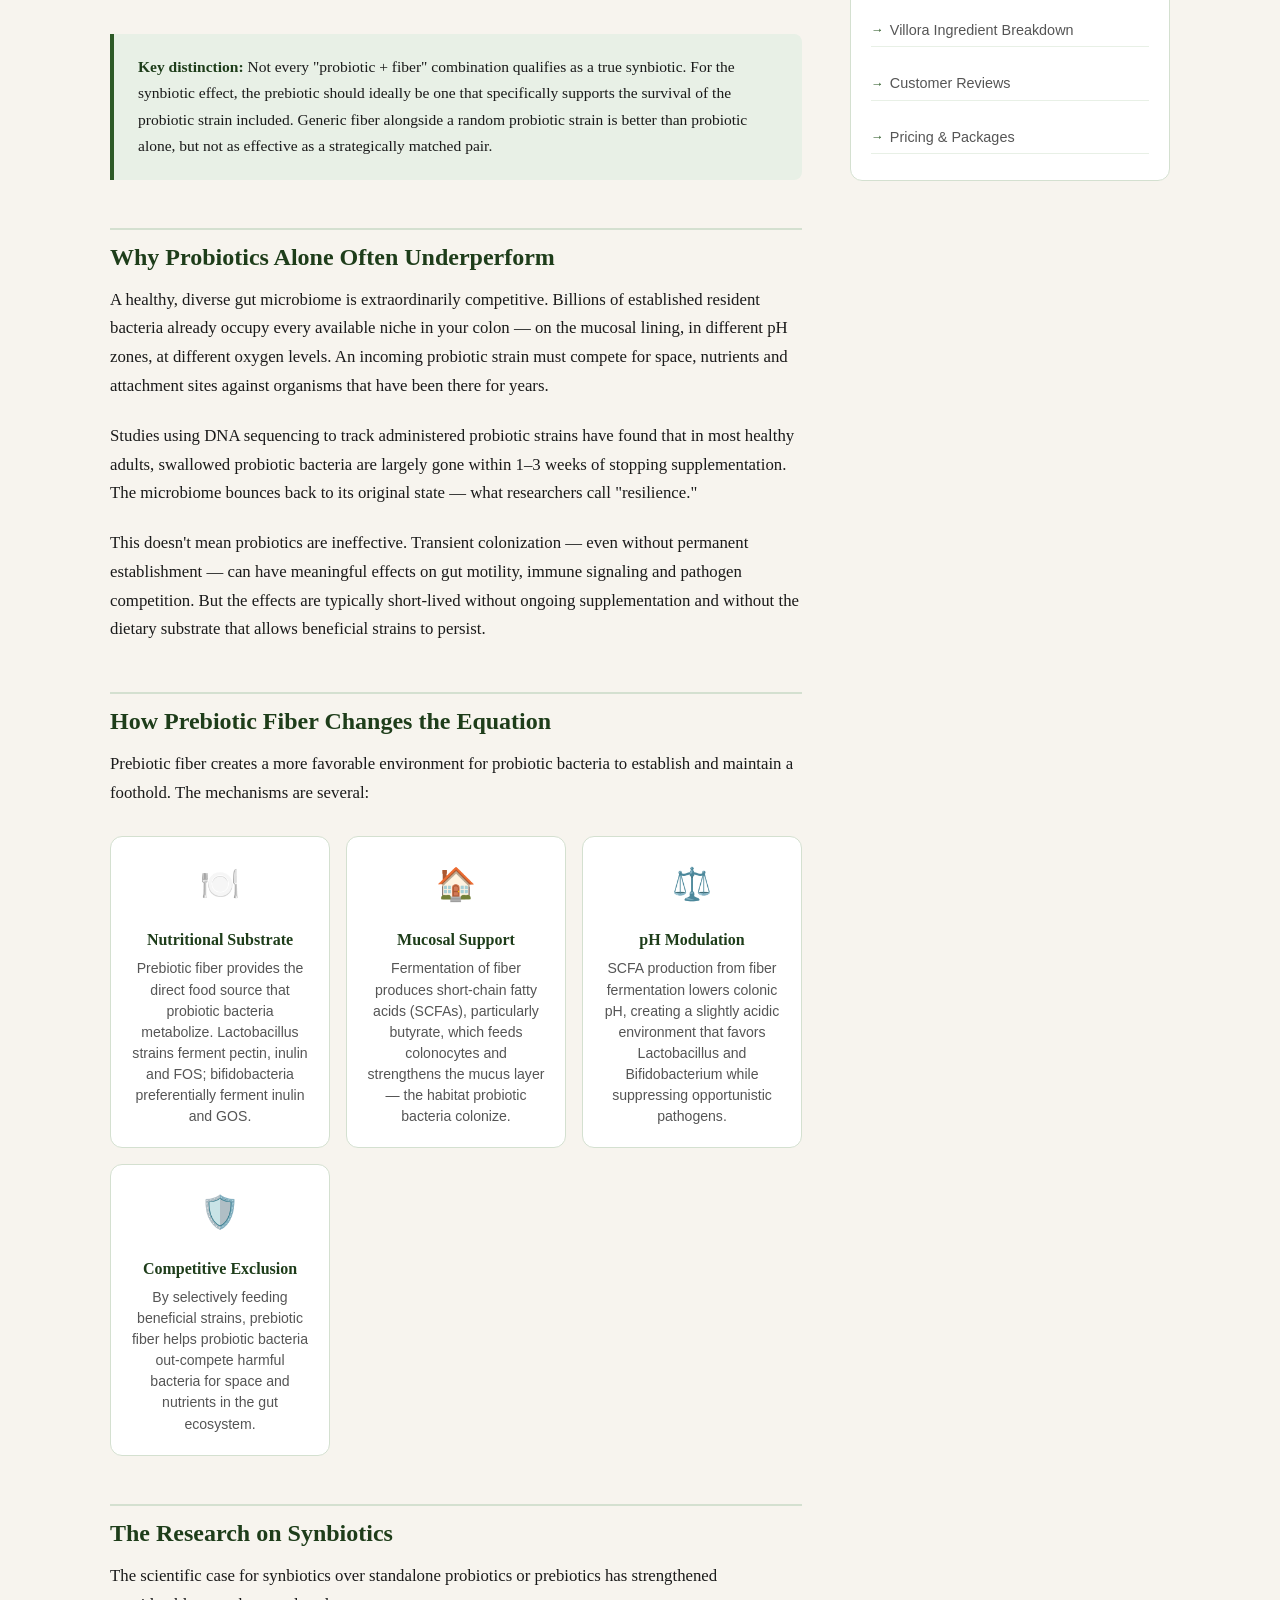
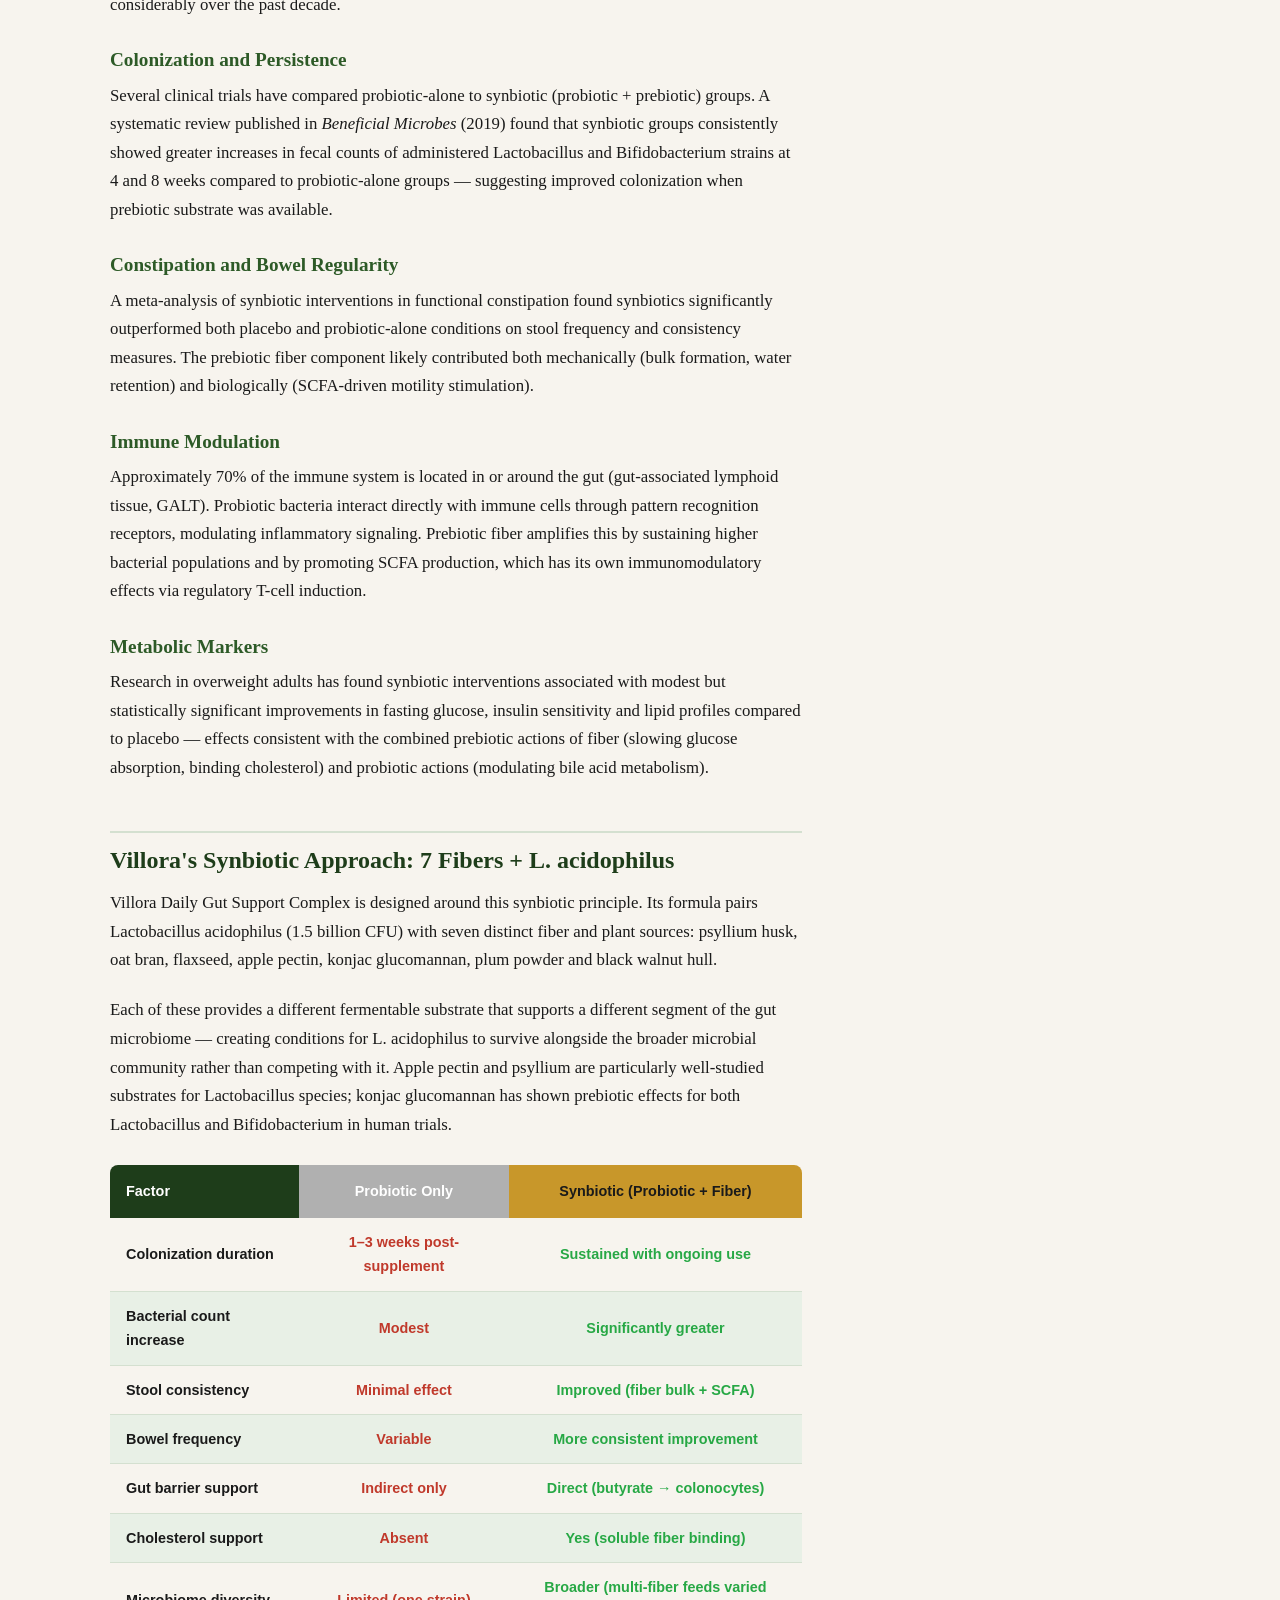
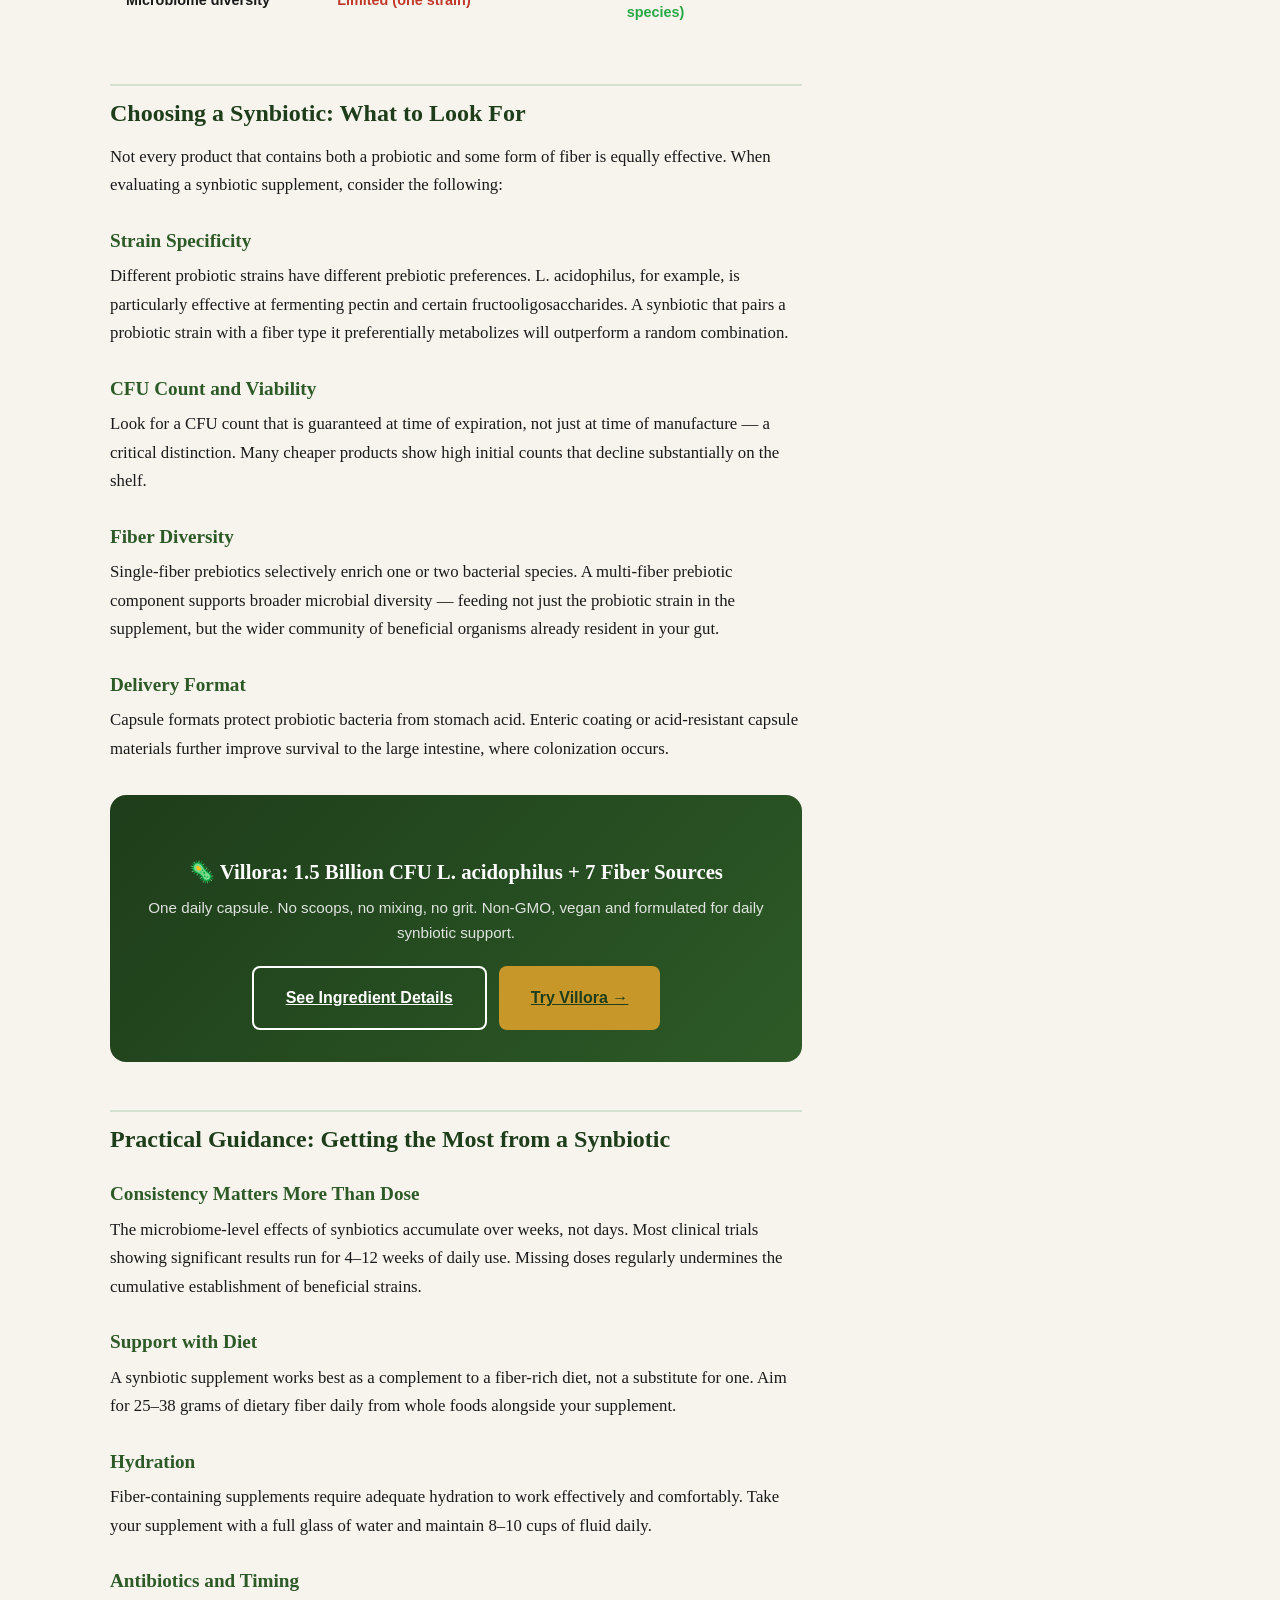
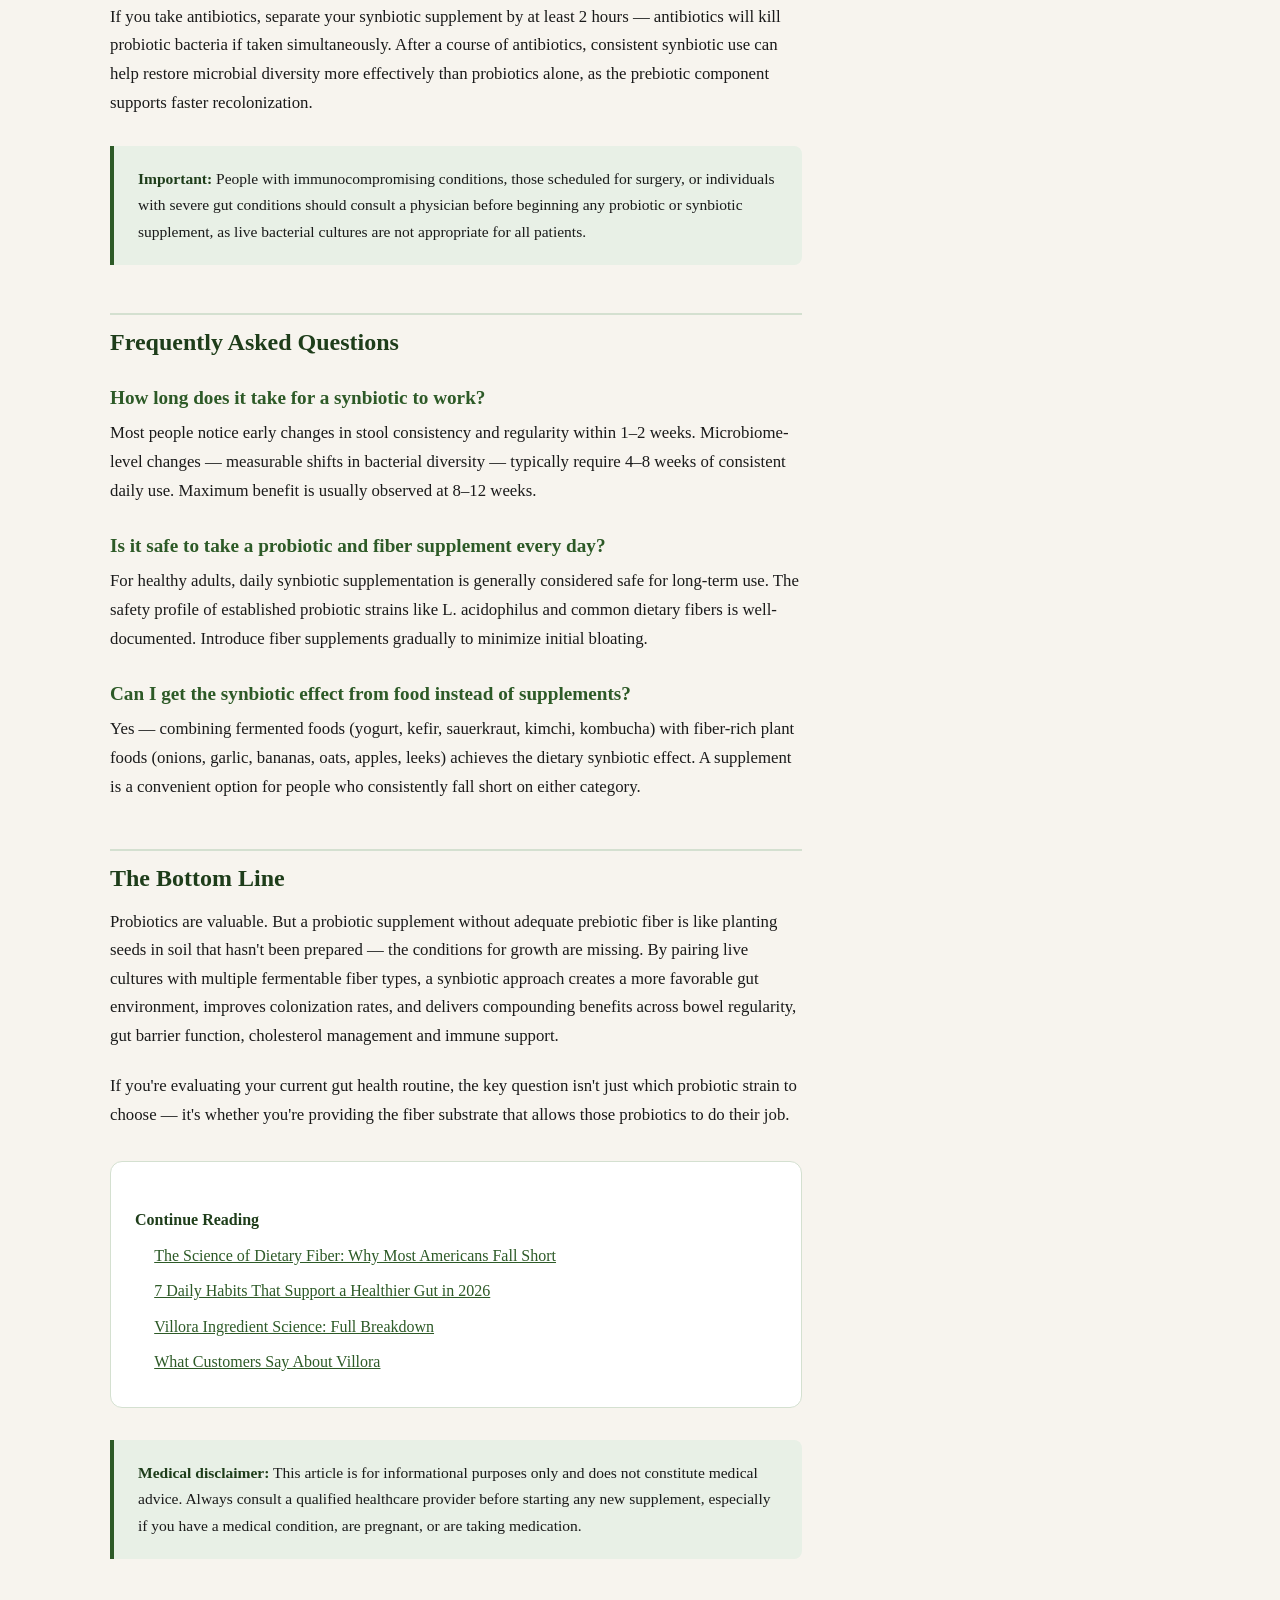
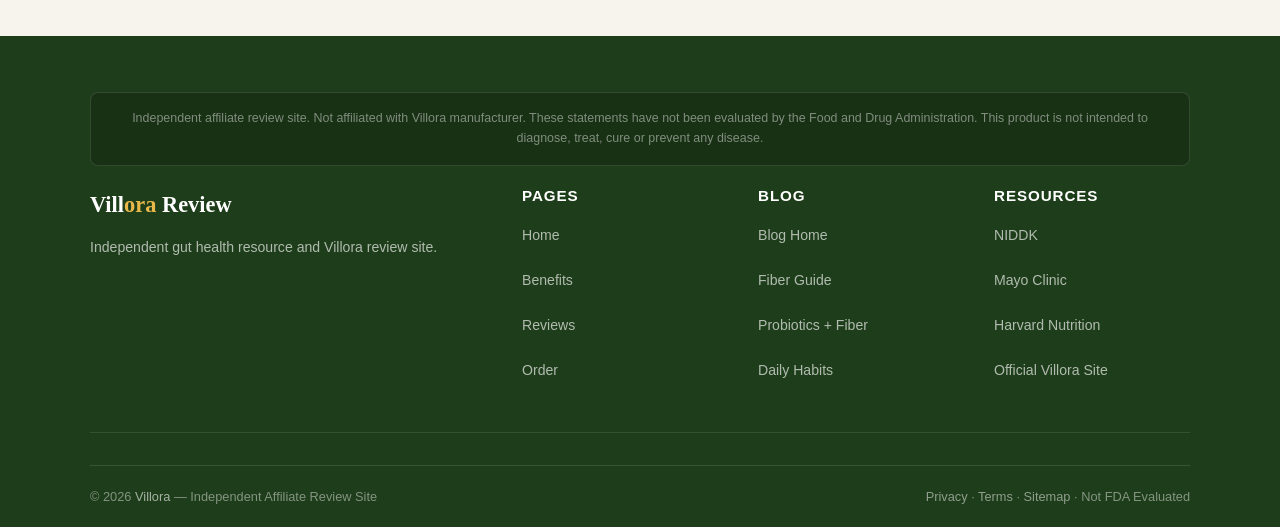
<file: blog/villora-probiotics-and-fiber.html>
<!DOCTYPE html>
<html lang="en">
<head>
<meta charset="UTF-8">
<meta name="viewport" content="width=device-width,initial-scale=1">
<title>Probiotics + Fiber: The Synbiotic Advantage | Villora Blog</title>
<meta name="description" content="Probiotics alone are half the story. See how Villora combines live cultures with 6 fiber types as a synbiotic for gut health benefits neither provides alone.">
<link rel="canonical" href="https://viillora.vercel.app/blog/villora-probiotics-and-fiber.html">
<meta name="robots" content="index,follow">
<meta property="og:title" content="Probiotics and Fiber Together: The Synbiotic Advantage">
<meta property="og:description" content="Learn why combining probiotics with prebiotic fiber — a synbiotic — creates gut health benefits that neither alone can deliver.">
<meta property="og:url" content="https://viillora.vercel.app/blog/villora-probiotics-and-fiber.html">
<meta property="og:type" content="article">
<link rel="icon" href="/images/favicon.png" type="image/png">
<script type="application/ld+json">
{
  "@context":"https://schema.org",
  "@type":"Article",
  "headline":"Probiotics and Fiber Together: The Synbiotic Advantage",
  "description":"Taking a probiotic alone is only half the story. Learn why combining probiotics with prebiotic fibers — a synbiotic — creates compounding gut health benefits.",
  "url":"https://viillora.vercel.app/blog/villora-probiotics-and-fiber.html",
  "datePublished":"2026-10-05",
  "dateModified":"2026-10-30",
  "author":{"@type":"Organization","name":"Villora Review","url":"https://viillora.vercel.app"},
  "publisher":{"@type":"Organization","name":"Villora Review","url":"https://viillora.vercel.app"},
  "mainEntityOfPage":{"@type":"WebPage","@id":"https://viillora.vercel.app/blog/villora-probiotics-and-fiber.html"},
  "breadcrumb":{
    "@type":"BreadcrumbList",
    "itemListElement":[
      {"@type":"ListItem","position":1,"name":"Home","item":"https://viillora.vercel.app/"},
      {"@type":"ListItem","position":2,"name":"Blog","item":"https://viillora.vercel.app/blog/"},
      {"@type":"ListItem","position":3,"name":"Probiotics and Fiber: The Synbiotic Advantage"}
    ]
  }
}
</script>
<style>
:root{--green:#2d5a27;--green-dark:#1e3d1a;--gold:#c8972a;--cream:#f7f4ee;--sage:#e8f0e6;--dark:#1a1a1a;--white:#fff;--gray:#555;--border:#d4e0d0}
*,*::before,*::after{box-sizing:border-box;margin:0;padding:0}
body{font-family:Georgia,'Times New Roman',serif;background:var(--cream);color:var(--dark);line-height:1.8}
h1,h2,h3,h4{font-family:Georgia,'Times New Roman',serif;line-height:1.3}
.site-nav{position:sticky;top:0;z-index:1000;background:rgba(255,255,255,0.97);border-bottom:1px solid var(--border);height:68px;display:flex;align-items:center}
.nav-inner{display:flex;align-items:center;justify-content:space-between;height:68px;max-width:1140px;margin:0 auto;padding:0 20px;width:100%}
.nav-logo{display:flex;align-items:center;gap:10px;text-decoration:none;white-space:nowrap}
.nav-logo .logo-icon{width:38px;height:38px;min-width:38px;background:linear-gradient(135deg,#1e3d1a,#4a8a41);border-radius:8px;display:flex;align-items:center;justify-content:center;font-size:1.3rem}
.nav-logo .logo-text{font-size:1.4rem;font-weight:700;color:var(--green-dark);font-family:Georgia,serif}
.nav-logo .logo-text span{color:var(--gold)}
.nav-links{display:flex;align-items:center;gap:28px}
.nav-links a{font-size:0.95rem;font-weight:600;color:var(--dark);text-decoration:none;font-family:Arial,sans-serif}
.nav-links a:hover,.nav-links a.active{color:var(--green)}
.nav-cta{background:var(--green)!important;color:#fff!important;padding:10px 22px;border-radius:8px}
.nav-mobile-toggle{display:none;background:none;border:none;cursor:pointer;padding:8px;flex-direction:column;gap:5px}
.nav-mobile-toggle span{display:block;width:24px;height:2px;background:var(--dark)}
.mobile-nav{display:none;position:fixed;top:68px;left:0;right:0;background:#fff;border-bottom:1px solid var(--border);padding:20px;z-index:999;flex-direction:column;gap:16px;box-shadow:0 4px 24px rgba(0,0,0,0.1)}
.mobile-nav.open{display:flex}
.mobile-nav a{font-size:1rem;font-weight:600;color:var(--dark);padding:8px 0;border-bottom:1px solid var(--border);text-decoration:none}
.container{max-width:1140px;margin:0 auto;padding:0 20px}
.breadcrumb{background:var(--sage);border-bottom:1px solid var(--border);padding:10px 0}
.breadcrumb-inner{display:flex;align-items:center;gap:8px;font-size:0.82rem;font-family:Arial,sans-serif;color:#888;flex-wrap:wrap}
.breadcrumb-inner a{color:var(--green);text-decoration:none}
.btn{display:inline-flex;align-items:center;font-weight:700;padding:14px 28px;border-radius:8px;text-decoration:none;transition:all 0.3s;font-family:Arial,sans-serif;font-size:1rem}
.btn-green{background:var(--green);color:#fff}
.btn-green:hover{background:var(--green-dark)}
.btn-outline{border:2px solid var(--green);color:var(--green)}
.btn-outline:hover{background:var(--green);color:#fff}
.blog-layout{display:grid;grid-template-columns:1fr 320px;gap:40px;padding:40px 0 64px}
.blog-hero{background:linear-gradient(135deg,#0f2a0c,#2d5a27);padding:48px 20px;text-align:center;color:#fff}
.blog-hero .label{display:inline-block;background:rgba(255,255,255,0.12);color:rgba(255,255,255,0.9);font-size:0.82rem;font-weight:700;text-transform:uppercase;letter-spacing:0.08em;padding:6px 16px;border-radius:20px;margin-bottom:16px;font-family:Arial,sans-serif}
.blog-hero h1{color:#fff;font-size:clamp(1.5rem,3vw,2.2rem);max-width:700px;margin:0 auto 16px}
.post-meta{display:flex;align-items:center;justify-content:center;gap:20px;font-family:Arial,sans-serif;font-size:0.85rem;color:rgba(255,255,255,0.75);flex-wrap:wrap}
.post-body p{margin-bottom:1.3em;font-size:1.05rem}
.post-body h2{font-size:1.5rem;color:var(--green-dark);margin:2em 0 0.6em;padding-top:0.5em;border-top:2px solid var(--border)}
.post-body h3{font-size:1.2rem;color:var(--green);margin:1.5em 0 0.5em}
.post-body h4{font-size:1rem;color:var(--green-dark);margin:1.2em 0 0.4em}
.post-body ul,.post-body ol{margin:0 0 1.3em 1.5em}
.post-body li{margin-bottom:0.5em;font-size:1rem}
.post-body a{color:var(--green);text-decoration:underline}
.post-body a:hover{color:var(--green-dark)}
.callout{background:var(--sage);border-left:4px solid var(--green);padding:20px 24px;margin:1.8em 0;border-radius:0 8px 8px 0}
.callout p{margin:0;font-size:0.97rem}
.callout strong{color:var(--green-dark)}
.steps-grid{display:grid;grid-template-columns:repeat(auto-fit,minmax(220px,1fr));gap:16px;margin:1.8em 0}
.step-card{background:#fff;border:1px solid var(--border);border-radius:12px;padding:20px;text-align:center}
.step-card .step-icon{font-size:2rem;margin-bottom:10px}
.step-card h4{color:var(--green-dark);margin-bottom:8px;font-size:1rem}
.step-card p{font-size:0.88rem;font-family:Arial,sans-serif;color:var(--gray);margin:0;line-height:1.5}
.cta-box{background:linear-gradient(135deg,var(--green-dark),var(--green));color:#fff;border-radius:16px;padding:32px;margin:2em 0;text-align:center}
.cta-box h3{color:#fff;margin-bottom:10px;font-size:1.3rem}
.cta-box p{color:rgba(255,255,255,0.85);margin-bottom:20px;font-family:Arial,sans-serif;font-size:0.95rem}
.compare-table{width:100%;border-collapse:collapse;margin:1.8em 0;font-family:Arial,sans-serif;font-size:0.9rem}
.compare-table th{padding:12px 16px;text-align:left}
.compare-table th:first-child{background:var(--green-dark);color:#fff}
.compare-table th:nth-child(2){background:#b0b0b0;color:#fff}
.compare-table th:nth-child(3){background:var(--green);color:#fff}
.compare-table td{padding:11px 16px;border-bottom:1px solid var(--border)}
.compare-table tr:nth-child(even){background:var(--sage)}
.compare-table .check{color:#27a845;font-weight:700}
.compare-table .cross{color:#c0392b;font-weight:700}
.sidebar{position:sticky;top:88px;align-self:start;display:flex;flex-direction:column;gap:24px}
.sidebar-card{background:#fff;border:1px solid var(--border);border-radius:12px;overflow:hidden}
.sidebar-card-header{background:var(--green-dark);color:#fff;padding:16px 20px;font-family:Arial,sans-serif;font-weight:700;font-size:0.95rem}
.sidebar-card-body{padding:16px 20px}
.sidebar-card-body p{font-size:0.88rem;font-family:Arial,sans-serif;color:var(--gray);margin-bottom:12px;line-height:1.6}
.sidebar-links li{list-style:none;margin-bottom:10px}
.sidebar-links a{font-size:0.88rem;font-family:Arial,sans-serif;color:var(--green);text-decoration:none;line-height:1.4}
.sidebar-links a:hover{color:var(--green-dark);text-decoration:underline}
.toc li{list-style:none;margin-bottom:8px}
.toc a{font-size:0.88rem;font-family:Arial,sans-serif;color:var(--green);text-decoration:none}
.toc a:hover{text-decoration:underline}
.site-footer{background:var(--green-dark);color:rgba(255,255,255,0.8);padding:48px 0 24px}
.footer-disclaimer{background:rgba(255,255,255,0.07);border:1px solid rgba(255,255,255,0.12);border-radius:8px;padding:14px 20px;font-size:0.82rem;font-family:Arial,sans-serif;text-align:center;margin-bottom:32px}
.footer-grid{display:grid;grid-template-columns:repeat(auto-fit,minmax(160px,1fr));gap:32px;margin-bottom:32px}
.footer-brand .logo-text{font-size:1.3rem;font-weight:700;color:#fff;margin-bottom:8px;font-family:Georgia,serif}
.footer-brand .logo-text span{color:var(--gold)}
.footer-desc{font-size:0.85rem;line-height:1.6;font-family:Arial,sans-serif}
.footer-col h4{color:#fff;font-size:0.9rem;font-weight:700;margin-bottom:12px;text-transform:uppercase;letter-spacing:0.06em;font-family:Arial,sans-serif}
.footer-col ul{list-style:none}
.footer-col ul li{margin-bottom:8px}
.footer-col ul a{color:rgba(255,255,255,0.7);text-decoration:none;font-size:0.85rem;font-family:Arial,sans-serif}
.footer-col ul a:hover{color:#fff}
.footer-bottom{border-top:1px solid rgba(255,255,255,0.12);padding-top:20px;display:flex;justify-content:space-between;align-items:center;flex-wrap:wrap;gap:10px;font-size:0.82rem;font-family:Arial,sans-serif;color:rgba(255,255,255,0.5)}
@media(max-width:900px){.nav-links{display:none}.nav-mobile-toggle{display:flex}.blog-layout{grid-template-columns:1fr}.sidebar{position:static}}
@media(max-width:600px){.btn{width:100%;justify-content:center}}
</style>
<link rel="preload" href="/css/style.css" as="style" onload="this.onload=null;this.rel='stylesheet'">
<noscript><link rel="stylesheet" href="/css/style.css"></noscript>
</head>
<body>
<nav class="site-nav" role="navigation" aria-label="Main navigation">
  <div class="nav-inner">
    <a href="/" class="nav-logo"><div class="logo-icon">🌿</div><div class="logo-text">Vill<span>ora</span></div></a>
    <div class="nav-links">
      <a href="/">Home</a><a href="/benefits.html">Benefits</a><a href="/reviews.html">Reviews</a><a href="/blog/" class="active">Blog</a><a href="/order.html" class="nav-cta">Order Now</a>
    </div>
    <button class="nav-mobile-toggle" aria-label="Open menu" aria-expanded="false"><span></span><span></span><span></span></button>
  </div>
</nav>
<div class="mobile-nav" id="mobile-nav" role="navigation"><a href="/">Home</a><a href="/benefits.html">Benefits</a><a href="/reviews.html">Reviews</a><a href="/blog/">Blog</a><a href="/order.html">Order Now</a></div>

<nav class="breadcrumb" aria-label="Breadcrumb">
  <div class="container"><div class="breadcrumb-inner"><a href="/">Home</a><span>›</span><a href="/blog/">Blog</a><span>›</span><span aria-current="page">Probiotics and Fiber: The Synbiotic Advantage</span></div></div>
</nav>

<div class="blog-hero">
  <div class="label">Probiotics &amp; Synbiotics</div>
  <h1>Probiotics and Fiber Together: How Villora Delivers the Synbiotic Advantage</h1>
  <div class="post-meta"><span>📅 October 2026</span><span>🕐 7 min read</span><span>🦠 Gut Microbiome</span></div>
</div>

<div class="container">
  <div class="blog-layout">
    <main class="post-body">

      <p>Villora is formulated as a synbiotic — combining 1.5 billion CFU of <em>L. acidophilus</em> with six distinct prebiotic fibers in a single daily capsule. Walk through the supplement aisle of any pharmacy and you'll find probiotics everywhere — capsules packed with billions of live bacterial cultures, promising digestive balance and immune support. Many of these products deliver real benefits. But there's a fundamental question the label almost never answers: once those live bacteria reach your large intestine, what exactly are they going to eat?</p>

      <p>The answer matters more than most people realize. The bacteria in a probiotic supplement are living organisms. Like any living organism, they require food to survive and thrive. Without a suitable food source in your gut, many probiotic strains simply do not establish themselves in meaningful numbers — they pass through and exit rather than colonizing and multiplying.</p>

      <p>That food source is dietary fiber — specifically, fermentable prebiotic fiber. And when probiotics and prebiotic fiber are combined in the same product, the result is called a <strong>synbiotic</strong>. Research increasingly suggests that synbiotics produce effects that neither probiotics nor prebiotics deliver alone.</p>

      <h2>Defining the Terms: Prebiotics, Probiotics and Synbiotics</h2>

      <h3>Probiotics</h3>
      <p>The <a href="https://www.ncbi.nlm.nih.gov/books/NBK92765/" target="_blank" rel="noopener">NIH National Center for Complementary and Integrative Health</a> defines probiotics as live microorganisms that, when administered in adequate amounts, confer a health benefit on the host. The most studied probiotic genera are <em>Lactobacillus</em> and <em>Bifidobacterium</em> — bacteria that naturally inhabit the human gut and are found in fermented foods like yogurt, kefir and sauerkraut.</p>

      <h3>Prebiotics</h3>
      <p>Prebiotics are non-digestible food components — primarily dietary fibers and certain plant compounds — that selectively stimulate the growth or activity of beneficial microorganisms in the gut. Not all fibers are prebiotic; the defining characteristic is selectivity: a prebiotic must selectively feed beneficial bacteria rather than supporting any bacterial species indiscriminately.</p>

      <p>Well-established prebiotics include inulin, fructooligosaccharides (FOS), galactooligosaccharides (GOS), pectin and psyllium. All of these are fiber types.</p>

      <h3>Synbiotics</h3>
      <p>A synbiotic is a product that combines a probiotic and a prebiotic in a way where the two components work together — the prebiotic selectively favors the survival and/or activity of the probiotic strain it accompanies. The term was proposed in the 1990s and has gained scientific traction as research confirmed that combining both significantly improves colonization rates and sustained gut-level effects.</p>

      <div class="callout">
        <p><strong>Key distinction:</strong> Not every "probiotic + fiber" combination qualifies as a true synbiotic. For the synbiotic effect, the prebiotic should ideally be one that specifically supports the survival of the probiotic strain included. Generic fiber alongside a random probiotic strain is better than probiotic alone, but not as effective as a strategically matched pair.</p>
      </div>

      <h2>Why Probiotics Alone Often Underperform</h2>

      <p>A healthy, diverse gut microbiome is extraordinarily competitive. Billions of established resident bacteria already occupy every available niche in your colon — on the mucosal lining, in different pH zones, at different oxygen levels. An incoming probiotic strain must compete for space, nutrients and attachment sites against organisms that have been there for years.</p>

      <p>Studies using DNA sequencing to track administered probiotic strains have found that in most healthy adults, swallowed probiotic bacteria are largely gone within 1–3 weeks of stopping supplementation. The microbiome bounces back to its original state — what researchers call "resilience."</p>

      <p>This doesn't mean probiotics are ineffective. Transient colonization — even without permanent establishment — can have meaningful effects on gut motility, immune signaling and pathogen competition. But the effects are typically short-lived without ongoing supplementation and without the dietary substrate that allows beneficial strains to persist.</p>

      <h2>How Prebiotic Fiber Changes the Equation</h2>

      <p>Prebiotic fiber creates a more favorable environment for probiotic bacteria to establish and maintain a foothold. The mechanisms are several:</p>

      <div class="steps-grid">
        <div class="step-card">
          <div class="step-icon">🍽️</div>
          <h4>Nutritional Substrate</h4>
          <p>Prebiotic fiber provides the direct food source that probiotic bacteria metabolize. Lactobacillus strains ferment pectin, inulin and FOS; bifidobacteria preferentially ferment inulin and GOS.</p>
        </div>
        <div class="step-card">
          <div class="step-icon">🏠</div>
          <h4>Mucosal Support</h4>
          <p>Fermentation of fiber produces short-chain fatty acids (SCFAs), particularly butyrate, which feeds colonocytes and strengthens the mucus layer — the habitat probiotic bacteria colonize.</p>
        </div>
        <div class="step-card">
          <div class="step-icon">⚖️</div>
          <h4>pH Modulation</h4>
          <p>SCFA production from fiber fermentation lowers colonic pH, creating a slightly acidic environment that favors Lactobacillus and Bifidobacterium while suppressing opportunistic pathogens.</p>
        </div>
        <div class="step-card">
          <div class="step-icon">🛡️</div>
          <h4>Competitive Exclusion</h4>
          <p>By selectively feeding beneficial strains, prebiotic fiber helps probiotic bacteria out-compete harmful bacteria for space and nutrients in the gut ecosystem.</p>
        </div>
      </div>

      <h2>The Research on Synbiotics</h2>

      <p>The scientific case for synbiotics over standalone probiotics or prebiotics has strengthened considerably over the past decade.</p>

      <h3>Colonization and Persistence</h3>
      <p>Several clinical trials have compared probiotic-alone to synbiotic (probiotic + prebiotic) groups. A systematic review published in <em>Beneficial Microbes</em> (2019) found that synbiotic groups consistently showed greater increases in fecal counts of administered Lactobacillus and Bifidobacterium strains at 4 and 8 weeks compared to probiotic-alone groups — suggesting improved colonization when prebiotic substrate was available.</p>

      <h3>Constipation and Bowel Regularity</h3>
      <p>A meta-analysis of synbiotic interventions in functional constipation found synbiotics significantly outperformed both placebo and probiotic-alone conditions on stool frequency and consistency measures. The prebiotic fiber component likely contributed both mechanically (bulk formation, water retention) and biologically (SCFA-driven motility stimulation).</p>

      <h3>Immune Modulation</h3>
      <p>Approximately 70% of the immune system is located in or around the gut (gut-associated lymphoid tissue, GALT). Probiotic bacteria interact directly with immune cells through pattern recognition receptors, modulating inflammatory signaling. Prebiotic fiber amplifies this by sustaining higher bacterial populations and by promoting SCFA production, which has its own immunomodulatory effects via regulatory T-cell induction.</p>

      <h3>Metabolic Markers</h3>
      <p>Research in overweight adults has found synbiotic interventions associated with modest but statistically significant improvements in fasting glucose, insulin sensitivity and lipid profiles compared to placebo — effects consistent with the combined prebiotic actions of fiber (slowing glucose absorption, binding cholesterol) and probiotic actions (modulating bile acid metabolism).</p>

      <h2>Villora's Synbiotic Approach: 7 Fibers + L. acidophilus</h2>

      <p>Villora Daily Gut Support Complex is designed around this synbiotic principle. Its formula pairs Lactobacillus acidophilus (1.5 billion CFU) with seven distinct fiber and plant sources: psyllium husk, oat bran, flaxseed, apple pectin, konjac glucomannan, plum powder and black walnut hull.</p>

      <p>Each of these provides a different fermentable substrate that supports a different segment of the gut microbiome — creating conditions for L. acidophilus to survive alongside the broader microbial community rather than competing with it. Apple pectin and psyllium are particularly well-studied substrates for Lactobacillus species; konjac glucomannan has shown prebiotic effects for both Lactobacillus and Bifidobacterium in human trials.</p>

      <table class="compare-table">
        <thead>
          <tr><th>Factor</th><th>Probiotic Only</th><th>Synbiotic (Probiotic + Fiber)</th></tr>
        </thead>
        <tbody>
          <tr><td>Colonization duration</td><td class="cross">1–3 weeks post-supplement</td><td class="check">Sustained with ongoing use</td></tr>
          <tr><td>Bacterial count increase</td><td class="cross">Modest</td><td class="check">Significantly greater</td></tr>
          <tr><td>Stool consistency</td><td class="cross">Minimal effect</td><td class="check">Improved (fiber bulk + SCFA)</td></tr>
          <tr><td>Bowel frequency</td><td class="cross">Variable</td><td class="check">More consistent improvement</td></tr>
          <tr><td>Gut barrier support</td><td class="cross">Indirect only</td><td class="check">Direct (butyrate → colonocytes)</td></tr>
          <tr><td>Cholesterol support</td><td class="cross">Absent</td><td class="check">Yes (soluble fiber binding)</td></tr>
          <tr><td>Microbiome diversity</td><td class="cross">Limited (one strain)</td><td class="check">Broader (multi-fiber feeds varied species)</td></tr>
        </tbody>
      </table>

      <h2>Choosing a Synbiotic: What to Look For</h2>

      <p>Not every product that contains both a probiotic and some form of fiber is equally effective. When evaluating a synbiotic supplement, consider the following:</p>

      <h3>Strain Specificity</h3>
      <p>Different probiotic strains have different prebiotic preferences. L. acidophilus, for example, is particularly effective at fermenting pectin and certain fructooligosaccharides. A synbiotic that pairs a probiotic strain with a fiber type it preferentially metabolizes will outperform a random combination.</p>

      <h3>CFU Count and Viability</h3>
      <p>Look for a CFU count that is guaranteed at time of expiration, not just at time of manufacture — a critical distinction. Many cheaper products show high initial counts that decline substantially on the shelf.</p>

      <h3>Fiber Diversity</h3>
      <p>Single-fiber prebiotics selectively enrich one or two bacterial species. A multi-fiber prebiotic component supports broader microbial diversity — feeding not just the probiotic strain in the supplement, but the wider community of beneficial organisms already resident in your gut.</p>

      <h3>Delivery Format</h3>
      <p>Capsule formats protect probiotic bacteria from stomach acid. Enteric coating or acid-resistant capsule materials further improve survival to the large intestine, where colonization occurs.</p>

      <div class="cta-box">
        <h3>🦠 Villora: 1.5 Billion CFU L. acidophilus + 7 Fiber Sources</h3>
        <p>One daily capsule. No scoops, no mixing, no grit. Non-GMO, vegan and formulated for daily synbiotic support.</p>
        <div style="display:flex;gap:12px;justify-content:center;flex-wrap:wrap">
          <a href="/benefits.html" class="btn btn-outline" style="color:#fff;border-color:#fff">See Ingredient Details</a>
          <a href="https://tryvillora.com/adv-myths-bg?from=adv-myths?aff_id=50&subid=viillora" target="_blank" rel="noopener sponsored" class="btn" style="background:var(--gold);color:#1e3d1a">Try Villora →</a>
        </div>
      </div>

      <h2>Practical Guidance: Getting the Most from a Synbiotic</h2>

      <h3>Consistency Matters More Than Dose</h3>
      <p>The microbiome-level effects of synbiotics accumulate over weeks, not days. Most clinical trials showing significant results run for 4–12 weeks of daily use. Missing doses regularly undermines the cumulative establishment of beneficial strains.</p>

      <h3>Support with Diet</h3>
      <p>A synbiotic supplement works best as a complement to a fiber-rich diet, not a substitute for one. Aim for 25–38 grams of dietary fiber daily from whole foods alongside your supplement.</p>

      <h3>Hydration</h3>
      <p>Fiber-containing supplements require adequate hydration to work effectively and comfortably. Take your supplement with a full glass of water and maintain 8–10 cups of fluid daily.</p>

      <h3>Antibiotics and Timing</h3>
      <p>If you take antibiotics, separate your synbiotic supplement by at least 2 hours — antibiotics will kill probiotic bacteria if taken simultaneously. After a course of antibiotics, consistent synbiotic use can help restore microbial diversity more effectively than probiotics alone, as the prebiotic component supports faster recolonization.</p>

      <div class="callout">
        <p><strong>Important:</strong> People with immunocompromising conditions, those scheduled for surgery, or individuals with severe gut conditions should consult a physician before beginning any probiotic or synbiotic supplement, as live bacterial cultures are not appropriate for all patients.</p>
      </div>

      <h2>Frequently Asked Questions</h2>

      <div itemscope itemtype="https://schema.org/FAQPage">
        <div itemscope itemprop="mainEntity" itemtype="https://schema.org/Question">
          <h3 itemprop="name">How long does it take for a synbiotic to work?</h3>
          <div itemscope itemprop="acceptedAnswer" itemtype="https://schema.org/Answer">
            <p itemprop="text">Most people notice early changes in stool consistency and regularity within 1–2 weeks. Microbiome-level changes — measurable shifts in bacterial diversity — typically require 4–8 weeks of consistent daily use. Maximum benefit is usually observed at 8–12 weeks.</p>
          </div>
        </div>
        <div itemscope itemprop="mainEntity" itemtype="https://schema.org/Question">
          <h3 itemprop="name">Is it safe to take a probiotic and fiber supplement every day?</h3>
          <div itemscope itemprop="acceptedAnswer" itemtype="https://schema.org/Answer">
            <p itemprop="text">For healthy adults, daily synbiotic supplementation is generally considered safe for long-term use. The safety profile of established probiotic strains like L. acidophilus and common dietary fibers is well-documented. Introduce fiber supplements gradually to minimize initial bloating.</p>
          </div>
        </div>
        <div itemscope itemprop="mainEntity" itemtype="https://schema.org/Question">
          <h3 itemprop="name">Can I get the synbiotic effect from food instead of supplements?</h3>
          <div itemscope itemprop="acceptedAnswer" itemtype="https://schema.org/Answer">
            <p itemprop="text">Yes — combining fermented foods (yogurt, kefir, sauerkraut, kimchi, kombucha) with fiber-rich plant foods (onions, garlic, bananas, oats, apples, leeks) achieves the dietary synbiotic effect. A supplement is a convenient option for people who consistently fall short on either category.</p>
          </div>
        </div>
      </div>

      <h2>The Bottom Line</h2>

      <p>Probiotics are valuable. But a probiotic supplement without adequate prebiotic fiber is like planting seeds in soil that hasn't been prepared — the conditions for growth are missing. By pairing live cultures with multiple fermentable fiber types, a synbiotic approach creates a more favorable gut environment, improves colonization rates, and delivers compounding benefits across bowel regularity, gut barrier function, cholesterol management and immune support.</p>

      <p>If you're evaluating your current gut health routine, the key question isn't just which probiotic strain to choose — it's whether you're providing the fiber substrate that allows those probiotics to do their job.</p>

      <div style="background:#fff;border:1px solid var(--border);border-radius:12px;padding:24px;margin-top:2em">
        <h3 style="margin-bottom:12px;color:var(--green-dark);font-size:1rem">Continue Reading</h3>
        <ul style="margin:0 0 0 1.2em">
          <li style="margin-bottom:8px"><a href="/blog/villora-fiber-gut-health-guide.html">The Science of Dietary Fiber: Why Most Americans Fall Short</a></li>
          <li style="margin-bottom:8px"><a href="/blog/villora-gut-health-daily-habits.html">7 Daily Habits That Support a Healthier Gut in 2026</a></li>
          <li style="margin-bottom:8px"><a href="/benefits.html">Villora Ingredient Science: Full Breakdown</a></li>
          <li><a href="/reviews.html">What Customers Say About Villora</a></li>
        </ul>
      </div>

      <div class="callout" style="margin-top:2em">
        <p><strong>Medical disclaimer:</strong> This article is for informational purposes only and does not constitute medical advice. Always consult a qualified healthcare provider before starting any new supplement, especially if you have a medical condition, are pregnant, or are taking medication.</p>
      </div>

    </main>

    <aside class="sidebar" aria-label="Article sidebar">
      <div class="sidebar-card">
        <div class="sidebar-card-header">📋 Table of Contents</div>
        <div class="sidebar-card-body">
          <ul class="toc">
            <li><a href="#defining-terms">Prebiotics, Probiotics, Synbiotics</a></li>
            <li><a href="#probiotics-alone">Why Probiotics Alone Underperform</a></li>
            <li><a href="#fiber-changes">How Fiber Changes the Equation</a></li>
            <li><a href="#research">The Research on Synbiotics</a></li>
            <li><a href="#villora-approach">Villora's Synbiotic Approach</a></li>
            <li><a href="#what-to-look-for">Choosing a Synbiotic</a></li>
            <li><a href="#practical">Practical Guidance</a></li>
            <li><a href="#faq">FAQs</a></li>
          </ul>
        </div>
      </div>

      <div class="sidebar-card">
        <div class="sidebar-card-header">🌿 Try Villora</div>
        <div class="sidebar-card-body">
          <p>L. acidophilus (1.5B CFU) + 7 prebiotic fiber sources in one daily capsule. The synbiotic approach in a convenient no-grit format.</p>
          <a href="https://tryvillora.com/adv-myths-bg?from=adv-myths?aff_id=50&subid=viillora" target="_blank" rel="noopener sponsored" class="btn btn-green" style="width:100%;justify-content:center;margin-bottom:10px">Order Villora →</a>
          <p style="font-size:0.78rem;color:#888;text-align:center">60-day guarantee · Non-GMO · Vegan</p>
        </div>
      </div>

      <div class="sidebar-card">
        <div class="sidebar-card-header">🔗 Research Sources</div>
        <div class="sidebar-card-body">
          <ul class="sidebar-links">
            <li><a href="https://www.ncbi.nlm.nih.gov/books/NBK92765/" target="_blank" rel="noopener">NIH — Probiotics in Depth</a></li>
            <li><a href="https://www.niddk.nih.gov/health-information/digestive-diseases" target="_blank" rel="noopener">NIDDK — Digestive Health</a></li>
            <li><a href="https://www.mayoclinic.org/healthy-lifestyle/consumer-health/expert-answers/probiotics/faq-20058065" target="_blank" rel="noopener">Mayo Clinic — Are Probiotics Worth It?</a></li>
            <li><a href="https://www.hsph.harvard.edu/nutritionsource/microbiome/" target="_blank" rel="noopener">Harvard — The Microbiome</a></li>
          </ul>
        </div>
      </div>

      <div class="sidebar-card">
        <div class="sidebar-card-header">📚 Related Articles</div>
        <div class="sidebar-card-body">
          <ul class="sidebar-links">
            <li><a href="/blog/villora-fiber-gut-health-guide.html">Dietary Fiber Science Guide</a></li>
            <li><a href="/blog/villora-gut-health-daily-habits.html">7 Daily Gut Health Habits</a></li>
            <li><a href="/benefits.html">Villora Ingredient Breakdown</a></li>
            <li><a href="/reviews.html">Customer Reviews</a></li>
            <li><a href="/order.html">Pricing &amp; Packages</a></li>
          </ul>
        </div>
      </div>
    </aside>
  </div>
</div>

<footer class="site-footer" role="contentinfo">
  <div class="container">
    <div class="footer-disclaimer">Independent affiliate review site. Not affiliated with Villora manufacturer. These statements have not been evaluated by the Food and Drug Administration. This product is not intended to diagnose, treat, cure or prevent any disease.</div>
    <div class="footer-grid">
      <div class="footer-brand"><div class="logo-text">Vill<span>ora</span> Review</div><p class="footer-desc">Independent gut health resource and Villora review site.</p></div>
      <div class="footer-col"><h4>Pages</h4><ul><li><a href="/">Home</a></li><li><a href="/benefits.html">Benefits</a></li><li><a href="/reviews.html">Reviews</a></li><li><a href="/order.html">Order</a></li></ul></div>
      <div class="footer-col"><h4>Blog</h4><ul><li><a href="/blog/">Blog Home</a></li><li><a href="/blog/villora-fiber-gut-health-guide.html">Fiber Guide</a></li><li><a href="/blog/villora-probiotics-and-fiber.html">Probiotics + Fiber</a></li><li><a href="/blog/villora-gut-health-daily-habits.html">Daily Habits</a></li></ul></div>
      <div class="footer-col"><h4>Resources</h4><ul><li><a href="https://www.niddk.nih.gov" target="_blank" rel="noopener">NIDDK</a></li><li><a href="https://www.mayoclinic.org" target="_blank" rel="noopener">Mayo Clinic</a></li><li><a href="https://www.hsph.harvard.edu/nutritionsource/" target="_blank" rel="noopener">Harvard Nutrition</a></li><li><a href="https://tryvillora.com/adv-myths-bg?from=adv-myths?aff_id=50&subid=viillora" target="_blank" rel="noopener sponsored">Official Villora Site</a></li></ul></div>
    </div>
    <div class="footer-bottom"><span>&copy; 2026 <a href="/" style="color:rgba(255,255,255,0.6);text-decoration:none">Villora</a> — Independent Affiliate Review Site</span><span><a href="/privacy.html" style="color:rgba(255,255,255,0.5);text-decoration:none">Privacy</a> · <a href="/terms.html" style="color:rgba(255,255,255,0.5);text-decoration:none">Terms</a> · <a href="/sitemap.xml" style="color:rgba(255,255,255,0.5);text-decoration:none">Sitemap</a> · Not FDA Evaluated</span></div>
  </div>
</footer>
<script src="/js/main.js" defer></script>
</body>
</html>
</file>
<file: css/style.css>
/* Villora - Daily Gut Support Complex
   Color palette: forest green #2d5a27, light sage #e8f0e6, cream #f7f4ee, warm gold #c8972a, dark #1a1a1a
   System fonts only — zero Google Fonts — for 90+ PageSpeed */

/* ============================================================
   RESET & BASE
   ============================================================ */
*,*::before,*::after{box-sizing:border-box;margin:0;padding:0}
html{scroll-behavior:smooth;font-size:16px}
body{font-family:Georgia,'Times New Roman',serif;background:#f7f4ee;color:#1a1a1a;line-height:1.7;-webkit-font-smoothing:antialiased}
img{max-width:100%;height:auto;display:block}
a{color:#2d5a27;text-decoration:none}
a:hover{color:#c8972a}
ul{list-style:none}

/* ============================================================
   CSS VARIABLES
   ============================================================ */
:root{
  --green:#2d5a27;
  --green-dark:#1e3d1a;
  --green-light:#4a8a41;
  --sage:#e8f0e6;
  --cream:#f7f4ee;
  --gold:#c8972a;
  --gold-light:#e8b84b;
  --dark:#1a1a1a;
  --gray:#555;
  --light-gray:#888;
  --white:#fff;
  --border:#d4e0d0;
  --shadow:0 4px 24px rgba(45,90,39,0.12);
  --shadow-lg:0 12px 48px rgba(45,90,39,0.18);
  --radius:12px;
  --radius-sm:8px;
  --transition:0.3s ease;
}

/* ============================================================
   TYPOGRAPHY
   ============================================================ */
h1,h2,h3,h4,h5,h6{font-family:Georgia,'Times New Roman',serif;line-height:1.25;color:var(--dark)}
h1{font-size:clamp(2rem,4vw,3.2rem);font-weight:700}
h2{font-size:clamp(1.6rem,3vw,2.4rem);font-weight:700}
h3{font-size:clamp(1.2rem,2.5vw,1.7rem);font-weight:700}
h4{font-size:1.15rem;font-weight:700}
p{margin-bottom:1rem}
p:last-child{margin-bottom:0}
.text-green{color:var(--green)}
.text-gold{color:var(--gold)}
.text-center{text-align:center}

/* ============================================================
   LAYOUT
   ============================================================ */
.container{max-width:1140px;margin:0 auto;padding:0 20px;width:100%}
.section{padding:80px 0}
.section-sm{padding:48px 0}
.grid-2{display:grid;grid-template-columns:1fr 1fr;gap:60px;align-items:center}
.grid-3{display:grid;grid-template-columns:repeat(3,1fr);gap:32px}
.grid-4{display:grid;grid-template-columns:repeat(4,1fr);gap:24px}

/* ============================================================
   NAVIGATION
   ============================================================ */
.site-nav{position:sticky;top:0;z-index:1000;background:rgba(255,255,255,0.97);border-bottom:1px solid var(--border);height:68px;display:flex;align-items:center;backdrop-filter:blur(8px)}
.nav-inner{display:flex;align-items:center;justify-content:space-between;height:68px;max-width:1140px;margin:0 auto;padding:0 20px;width:100%}
.nav-logo{display:flex;align-items:center;gap:10px;text-decoration:none;white-space:nowrap}
.nav-logo .logo-icon{width:38px;height:38px;min-width:38px;background:linear-gradient(135deg,var(--green-dark),var(--green-light));border-radius:8px;display:flex;align-items:center;justify-content:center;font-size:1.3rem}
.nav-logo .logo-text{font-size:1.4rem;font-weight:700;color:var(--green-dark);font-family:Georgia,serif}
.nav-logo .logo-text span{color:var(--gold)}
.nav-links{display:flex;align-items:center;gap:28px}
.nav-links a{font-size:0.95rem;font-weight:600;color:var(--dark);transition:color var(--transition);font-family:Arial,sans-serif}
.nav-links a:hover{color:var(--green)}
.nav-links a.active{color:var(--green)}
.nav-cta{background:var(--green);color:var(--white)!important;padding:10px 22px;border-radius:var(--radius-sm);transition:background var(--transition)!important}
.nav-cta:hover{background:var(--green-dark)!important;color:var(--white)!important}
.nav-mobile-toggle{display:none;background:none;border:none;cursor:pointer;padding:8px;flex-direction:column;gap:5px}
.nav-mobile-toggle span{display:block;width:24px;height:2px;background:var(--dark);transition:var(--transition)}
.mobile-nav{display:none;position:fixed;top:68px;left:0;right:0;background:var(--white);border-bottom:1px solid var(--border);padding:20px;z-index:999;flex-direction:column;gap:16px;box-shadow:var(--shadow)}
.mobile-nav.open{display:flex}
.mobile-nav a{font-size:1rem;font-weight:600;color:var(--dark);padding:8px 0;border-bottom:1px solid var(--border)}
.mobile-nav a:last-child{border-bottom:none}

/* ============================================================
   BREADCRUMB
   ============================================================ */
.breadcrumb{background:var(--sage);border-bottom:1px solid var(--border);padding:10px 0;min-height:40px}
.breadcrumb-inner{display:flex;align-items:center;gap:8px;font-size:0.82rem;font-family:Arial,sans-serif;color:var(--light-gray)}
.breadcrumb-inner a{color:var(--green);transition:color var(--transition)}
.breadcrumb-inner a:hover{color:var(--gold)}
.breadcrumb-inner .sep{color:var(--border)}
.breadcrumb-inner .current{color:var(--gray)}

/* ============================================================
   HERO
   ============================================================ */
.hero{background:linear-gradient(135deg,#0f2a0c 0%,#1e4a18 40%,#2d5a27 70%,#1a3d16 100%);padding:80px 0 60px;color:var(--white);overflow:hidden;position:relative}
.hero::before{content:'';position:absolute;top:0;left:0;right:0;bottom:0;background:url("data:image/svg+xml,%3Csvg width='60' height='60' viewBox='0 0 60 60' xmlns='http://www.w3.org/2000/svg'%3E%3Cg fill='none' fill-rule='evenodd'%3E%3Cg fill='%23ffffff' fill-opacity='0.03'%3E%3Ccircle cx='30' cy='30' r='4'/%3E%3C/g%3E%3C/g%3E%3C/svg%3E");pointer-events:none}
.hero-content h1{color:var(--white);margin-bottom:16px}
.hero-content h1 span{color:var(--gold-light)}
.hero-subtitle{font-size:1.15rem;color:rgba(255,255,255,0.85);margin-bottom:24px;font-family:Arial,sans-serif}
.hero-badges{display:flex;flex-wrap:wrap;gap:10px;margin-bottom:28px}
.badge{display:inline-flex;align-items:center;gap:6px;background:rgba(255,255,255,0.12);border:1px solid rgba(255,255,255,0.2);color:var(--white);padding:6px 14px;border-radius:20px;font-size:0.82rem;font-family:Arial,sans-serif;font-weight:600}
.hero-rating{display:flex;align-items:center;gap:10px;margin-bottom:28px}
.stars-row{display:flex;gap:2px}
.stars-row svg{width:20px;height:20px;fill:var(--gold-light);flex-shrink:0}
.rating-text{color:rgba(255,255,255,0.85);font-size:0.9rem;font-family:Arial,sans-serif}
.hero-image{display:flex;justify-content:center;align-items:center;width:100%;height:480px}
.hero-image img{width:480px;height:480px;object-fit:contain;display:block}
.hero-cta-group{display:flex;flex-direction:column;gap:12px}

/* ============================================================
   BUTTONS
   ============================================================ */
.btn{display:inline-flex;align-items:center;justify-content:center;gap:8px;font-weight:700;padding:16px 32px;border-radius:var(--radius-sm);text-decoration:none;transition:all var(--transition);font-size:1rem;font-family:Arial,sans-serif;white-space:nowrap;cursor:pointer;border:none}
.btn-primary{background:var(--gold);color:var(--dark)}
.btn-primary:hover{background:var(--gold-light);color:var(--dark);transform:translateY(-2px);box-shadow:0 8px 24px rgba(200,151,42,0.35)}
.btn-green{background:var(--green);color:var(--white)}
.btn-green:hover{background:var(--green-dark);color:var(--white);transform:translateY(-2px);box-shadow:0 8px 24px rgba(45,90,39,0.35)}
.btn-outline{background:transparent;color:var(--white);border:2px solid rgba(255,255,255,0.5)}
.btn-outline:hover{background:rgba(255,255,255,0.1);color:var(--white)}
.btn-lg{padding:20px 40px;font-size:1.1rem}
.btn-full{width:100%;text-align:center}
.btn-pulse{animation:pulse 2.5s infinite}
@keyframes pulse{0%,100%{box-shadow:0 0 0 0 rgba(200,151,42,0.4)}50%{box-shadow:0 0 0 12px rgba(200,151,42,0)}}

/* ============================================================
   TRUST BAR
   ============================================================ */
.trust-bar{background:var(--green-dark);color:var(--white);padding:14px 0}
.trust-bar-inner{display:flex;align-items:center;justify-content:center;gap:40px;flex-wrap:wrap}
.trust-item{display:flex;align-items:center;gap:8px;font-size:0.85rem;font-family:Arial,sans-serif;font-weight:600}
.trust-item svg{width:18px;height:18px;fill:var(--gold-light);flex-shrink:0}

/* ============================================================
   CARDS & SECTIONS
   ============================================================ */
.card{background:var(--white);border-radius:var(--radius);padding:32px;border:1px solid var(--border);box-shadow:var(--shadow);transition:all var(--transition)}
.card:hover{box-shadow:var(--shadow-lg);transform:translateY(-3px)}
.card-icon{width:56px;height:56px;background:var(--sage);border-radius:50%;display:flex;align-items:center;justify-content:center;margin-bottom:16px;font-size:1.6rem}
.card h3{margin-bottom:10px}
.card p{color:var(--gray);font-size:0.95rem}

.section-label{display:inline-block;background:var(--sage);color:var(--green);font-size:0.82rem;font-weight:700;text-transform:uppercase;letter-spacing:0.08em;padding:6px 16px;border-radius:20px;margin-bottom:16px;font-family:Arial,sans-serif}
.section-title{margin-bottom:16px}
.section-subtitle{color:var(--gray);font-size:1.05rem;max-width:640px;margin:0 auto 48px;font-family:Arial,sans-serif}

/* ============================================================
   INGREDIENTS
   ============================================================ */
.ingredients-section{background:var(--sage)}
.ingredient-card{background:var(--white);border-radius:var(--radius);padding:24px;border:1px solid var(--border);display:flex;gap:16px;align-items:flex-start}
.ingredient-number{width:40px;height:40px;min-width:40px;background:var(--green);color:var(--white);border-radius:50%;display:flex;align-items:center;justify-content:center;font-size:0.85rem;font-weight:700;font-family:Arial,sans-serif}
.ingredient-name{font-weight:700;color:var(--green-dark);margin-bottom:4px}
.ingredient-desc{font-size:0.9rem;color:var(--gray);font-family:Arial,sans-serif;line-height:1.5}

/* ============================================================
   PRICING
   ============================================================ */
.pricing-section{background:var(--green-dark);color:var(--white);padding:80px 0}
.pricing-section h2{color:var(--white)}
.pricing-section .section-subtitle{color:rgba(255,255,255,0.75)}
.pricing-grid{display:grid;grid-template-columns:repeat(3,1fr);gap:24px;max-width:960px;margin:0 auto}
.price-card{background:rgba(255,255,255,0.06);border:1px solid rgba(255,255,255,0.15);border-radius:var(--radius);padding:32px;text-align:center;position:relative;transition:all var(--transition)}
.price-card:hover{background:rgba(255,255,255,0.1);transform:translateY(-4px)}
.price-card.featured{background:rgba(200,151,42,0.12);border-color:var(--gold);transform:scale(1.04)}
.price-card.featured:hover{transform:scale(1.04) translateY(-4px)}
.price-badge{position:absolute;top:-14px;left:50%;transform:translateX(-50%);background:var(--gold);color:var(--dark);font-size:0.78rem;font-weight:700;padding:5px 18px;border-radius:20px;white-space:nowrap;font-family:Arial,sans-serif}
.price-bottles{font-size:2rem;font-weight:700;color:var(--gold-light);margin-bottom:4px}
.price-label{font-size:0.85rem;color:rgba(255,255,255,0.6);margin-bottom:20px;font-family:Arial,sans-serif}
.price-amount{font-size:3rem;font-weight:700;color:var(--white);line-height:1}
.price-per{font-size:0.85rem;color:rgba(255,255,255,0.6);margin-bottom:4px;font-family:Arial,sans-serif}
.price-total{font-size:1rem;color:var(--gold-light);font-weight:600;margin-bottom:8px}
.price-was{font-size:0.85rem;color:rgba(255,255,255,0.4);text-decoration:line-through;font-family:Arial,sans-serif}
.price-shipping{font-size:0.82rem;color:rgba(255,255,255,0.5);margin:12px 0;font-family:Arial,sans-serif}
.price-features{text-align:left;margin:16px 0;font-size:0.88rem;display:flex;flex-direction:column;gap:8px;font-family:Arial,sans-serif}
.price-features li{display:flex;align-items:center;gap:8px;color:rgba(255,255,255,0.85)}
.price-features li::before{content:'✓';color:var(--gold-light);font-weight:700;flex-shrink:0}

/* ============================================================
   GUARANTEE
   ============================================================ */
.guarantee-section{background:var(--cream)}
.guarantee-box{background:var(--white);border-radius:var(--radius);padding:48px;border:2px solid var(--green);max-width:820px;margin:0 auto;text-align:center;box-shadow:var(--shadow)}
.guarantee-image{width:140px;height:140px;object-fit:contain;margin:0 auto 24px}
.guarantee-box h2{color:var(--green-dark);margin-bottom:12px}
.guarantee-box p{color:var(--gray);font-size:1.02rem}

/* ============================================================
   REVIEWS
   ============================================================ */
.review-card{background:var(--white);border-radius:var(--radius);padding:28px;border:1px solid var(--border);box-shadow:var(--shadow)}
.review-header{display:flex;align-items:center;gap:14px;margin-bottom:16px}
.review-avatar{width:52px;height:52px;border-radius:50%;object-fit:cover;border:2px solid var(--sage)}
.review-meta{flex:1}
.reviewer-name{font-weight:700;font-size:0.95rem;color:var(--dark)}
.review-location{font-size:0.82rem;color:var(--light-gray);font-family:Arial,sans-serif}
.review-date{font-size:0.78rem;color:var(--light-gray);font-family:Arial,sans-serif;margin-top:2px}
.review-verified{display:inline-flex;align-items:center;gap:4px;font-size:0.78rem;color:var(--green);font-weight:600;font-family:Arial,sans-serif}
.review-title{font-weight:700;margin-bottom:8px;color:var(--dark)}
.review-text{font-size:0.93rem;color:var(--gray);font-family:Arial,sans-serif;line-height:1.6}

/* ============================================================
   FAQ
   ============================================================ */
.faq-item{background:var(--white);border-radius:var(--radius-sm);border:1px solid var(--border);margin-bottom:12px;overflow:hidden}
.faq-question{display:flex;align-items:center;justify-content:space-between;padding:20px 24px;cursor:pointer;user-select:none;font-weight:700;font-size:1rem;color:var(--dark);gap:16px}
.faq-question:hover{background:var(--sage)}
.faq-icon{width:24px;height:24px;min-width:24px;background:var(--green);border-radius:50%;display:flex;align-items:center;justify-content:center;transition:transform var(--transition)}
.faq-icon svg{width:12px;height:12px;fill:var(--white)}
.faq-item.open .faq-icon{transform:rotate(45deg);background:var(--gold)}
.faq-answer{max-height:0;overflow:hidden;transition:max-height 0.4s ease,padding 0.3s ease}
.faq-item.open .faq-answer{max-height:400px}
.faq-answer-inner{padding:0 24px 20px;font-size:0.95rem;color:var(--gray);font-family:Arial,sans-serif;line-height:1.7}

/* ============================================================
   BLOG CARDS
   ============================================================ */
.blog-card{background:var(--white);border-radius:var(--radius);overflow:hidden;border:1px solid var(--border);box-shadow:var(--shadow);transition:all var(--transition)}
.blog-card:hover{box-shadow:var(--shadow-lg);transform:translateY(-4px)}
.blog-card-img{width:100%;height:200px;object-fit:cover}
.blog-card-body{padding:24px}
.blog-category{display:inline-block;background:var(--sage);color:var(--green);font-size:0.75rem;font-weight:700;text-transform:uppercase;letter-spacing:0.06em;padding:4px 12px;border-radius:12px;margin-bottom:10px;font-family:Arial,sans-serif}
.blog-card-title{font-size:1.1rem;font-weight:700;color:var(--dark);margin-bottom:8px;line-height:1.35}
.blog-card-excerpt{font-size:0.9rem;color:var(--gray);font-family:Arial,sans-serif;margin-bottom:16px}
.blog-card-meta{display:flex;align-items:center;justify-content:space-between;font-size:0.8rem;color:var(--light-gray);font-family:Arial,sans-serif}
.blog-read-more{color:var(--green);font-weight:600;font-size:0.88rem;transition:color var(--transition)}
.blog-read-more:hover{color:var(--gold)}

/* ============================================================
   BLOG POST
   ============================================================ */
.blog-post-hero{background:linear-gradient(135deg,#0f2a0c,#2d5a27);padding:60px 0 40px;color:var(--white)}
.blog-post-hero h1{color:var(--white);margin-bottom:16px}
.post-meta{display:flex;align-items:center;gap:16px;flex-wrap:wrap;font-size:0.85rem;font-family:Arial,sans-serif;color:rgba(255,255,255,0.7)}
.post-meta-item{display:flex;align-items:center;gap:6px}
.post-content{max-width:780px;margin:0 auto;padding:48px 20px}
.post-content h2{color:var(--green-dark);margin:32px 0 14px;font-size:1.55rem}
.post-content h3{color:var(--green-dark);margin:24px 0 10px;font-size:1.2rem}
.post-content p{margin-bottom:18px;color:#333;font-size:1.02rem;line-height:1.8}
.post-content ul,.post-content ol{margin:0 0 18px 0;padding-left:20px}
.post-content li{margin-bottom:8px;color:#333;font-family:Arial,sans-serif;line-height:1.6}
.post-content .highlight-box{background:var(--sage);border-left:4px solid var(--green);padding:20px 24px;border-radius:0 var(--radius-sm) var(--radius-sm) 0;margin:24px 0}
.post-content .highlight-box p{margin:0;color:var(--green-dark);font-weight:600}
.post-content .stat-row{display:grid;grid-template-columns:repeat(3,1fr);gap:20px;margin:28px 0}
.post-content .stat-box{background:var(--white);border:1px solid var(--border);border-radius:var(--radius-sm);padding:20px;text-align:center}
.post-content .stat-num{font-size:1.8rem;font-weight:700;color:var(--green);display:block}
.post-content .stat-label{font-size:0.82rem;color:var(--gray);font-family:Arial,sans-serif}
.post-cta-box{background:linear-gradient(135deg,var(--green-dark),var(--green));border-radius:var(--radius);padding:40px;text-align:center;margin:40px 0;color:var(--white)}
.post-cta-box h3{color:var(--white);margin-bottom:12px}
.post-cta-box p{color:rgba(255,255,255,0.85);margin-bottom:20px;font-family:Arial,sans-serif}

/* ============================================================
   SIDEBAR
   ============================================================ */
.blog-layout{display:grid;grid-template-columns:1fr 320px;gap:48px;max-width:1140px;margin:0 auto;padding:48px 20px}
.sidebar-widget{background:var(--white);border-radius:var(--radius);padding:24px;border:1px solid var(--border);margin-bottom:24px}
.sidebar-widget h4{color:var(--green-dark);border-bottom:2px solid var(--sage);padding-bottom:10px;margin-bottom:16px;font-size:1rem}
.sidebar-links{display:flex;flex-direction:column;gap:10px}
.sidebar-links a{font-size:0.9rem;color:var(--gray);transition:color var(--transition);font-family:Arial,sans-serif;padding:6px 0;border-bottom:1px solid var(--sage);display:flex;align-items:center;gap:6px}
.sidebar-links a::before{content:'→';color:var(--green);font-size:0.8rem}
.sidebar-links a:hover{color:var(--green)}

/* ============================================================
   ORDER PAGE
   ============================================================ */
.order-hero{background:linear-gradient(135deg,var(--green-dark),var(--green));padding:60px 0 40px;color:var(--white);text-align:center}
.order-hero h1{color:var(--white);margin-bottom:12px}
.order-hero p{color:rgba(255,255,255,0.85);font-family:Arial,sans-serif;font-size:1.05rem}
.order-layout{display:grid;grid-template-columns:1fr 380px;gap:48px;align-items:start;padding-top:48px}
.order-features{display:flex;flex-direction:column;gap:20px;margin-bottom:32px}
.order-feature{display:flex;align-items:flex-start;gap:14px}
.order-feature-icon{width:44px;height:44px;min-width:44px;background:var(--sage);border-radius:50%;display:flex;align-items:center;justify-content:center;font-size:1.3rem}
.order-feature h4{margin-bottom:4px;color:var(--green-dark)}
.order-feature p{font-size:0.9rem;color:var(--gray);font-family:Arial,sans-serif}
.order-sticky{position:sticky;top:88px}
.order-card{background:var(--white);border-radius:var(--radius);padding:28px;border:2px solid var(--green);box-shadow:var(--shadow-lg)}
.order-card h3{color:var(--green-dark);text-align:center;margin-bottom:20px}
.discount-badge{background:var(--gold);color:var(--dark);font-size:0.82rem;font-weight:700;padding:6px 14px;border-radius:20px;text-align:center;margin-bottom:16px;font-family:Arial,sans-serif}

/* ============================================================
   BENEFITS PAGE
   ============================================================ */
.benefits-hero{background:linear-gradient(135deg,#0a240a,#1e4a18,#2d5a27);padding:80px 0 60px;color:var(--white)}
.benefit-deep-card{background:var(--white);border-radius:var(--radius);padding:40px;border:1px solid var(--border);margin-bottom:32px}
.benefit-deep-card h2{color:var(--green-dark);margin-bottom:8px}
.benefit-deep-card .benefit-number{font-size:0.85rem;font-weight:700;color:var(--gold);text-transform:uppercase;letter-spacing:0.06em;font-family:Arial,sans-serif;margin-bottom:8px}
.benefit-deep-card p{color:var(--gray);font-family:Arial,sans-serif;line-height:1.75}
.benefit-icon-large{font-size:3rem;margin-bottom:16px}
.science-ref{font-size:0.8rem;color:var(--light-gray);font-family:Arial,sans-serif;font-style:italic;margin-top:12px}
.science-ref a{color:var(--green)}

/* ============================================================
   FOOTER
   ============================================================ */
.site-footer{background:var(--green-dark);color:rgba(255,255,255,0.8);padding:56px 0 0}
.footer-grid{display:grid;grid-template-columns:2fr 1fr 1fr 1fr;gap:40px;padding-bottom:40px;border-bottom:1px solid rgba(255,255,255,0.1)}
.footer-brand .logo-text{font-size:1.4rem;font-weight:700;color:var(--white);margin-bottom:12px;font-family:Georgia,serif}
.footer-brand .logo-text span{color:var(--gold-light)}
.footer-desc{font-size:0.88rem;line-height:1.7;font-family:Arial,sans-serif;color:rgba(255,255,255,0.65);margin-bottom:16px}
.footer-col h4{color:var(--white);font-size:0.95rem;font-weight:700;margin-bottom:16px;font-family:Arial,sans-serif}
.footer-col ul{display:flex;flex-direction:column;gap:10px}
.footer-col ul li a{font-size:0.88rem;color:rgba(255,255,255,0.65);transition:color var(--transition);font-family:Arial,sans-serif}
.footer-col ul li a:hover{color:var(--gold-light)}
.footer-bottom{padding:20px 0;display:flex;align-items:center;justify-content:space-between;flex-wrap:wrap;gap:12px;font-size:0.8rem;font-family:Arial,sans-serif;color:rgba(255,255,255,0.45)}
.footer-bottom a{color:rgba(255,255,255,0.55)}
.footer-bottom a:hover{color:var(--gold-light)}
.footer-disclaimer{background:rgba(0,0,0,0.2);padding:16px 20px;border-radius:var(--radius-sm);font-size:0.78rem;color:rgba(255,255,255,0.45);line-height:1.6;margin-bottom:20px;font-family:Arial,sans-serif}

/* ============================================================
   MISC COMPONENTS
   ============================================================ */
.highlight-strip{background:var(--gold);color:var(--dark);text-align:center;padding:12px 20px;font-size:0.88rem;font-weight:700;font-family:Arial,sans-serif}
.divider{border:none;border-top:1px solid var(--border);margin:0}
.green-bg{background:var(--green-dark);color:var(--white)}
.green-bg h2{color:var(--white)}
.sage-bg{background:var(--sage)}
.compare-table{width:100%;border-collapse:collapse;font-family:Arial,sans-serif;font-size:0.9rem}
.compare-table th{background:var(--green-dark);color:var(--white);padding:14px 16px;text-align:center;font-weight:700}
.compare-table th:first-child{text-align:left;border-radius:var(--radius-sm) 0 0 0}
.compare-table th:last-child{border-radius:0 var(--radius-sm) 0 0;background:var(--gold);color:var(--dark)}
.compare-table td{padding:12px 16px;border-bottom:1px solid var(--border);text-align:center}
.compare-table td:first-child{text-align:left;font-weight:600;color:var(--dark)}
.compare-table td.yes{color:var(--green);font-weight:700}
.compare-table td.no{color:#c0392b;font-weight:600}
.compare-table tr:nth-child(even){background:var(--sage)}
.compare-table tr:last-child td{border-bottom:none}
.icon-check{color:var(--green);font-size:1.2rem}
.icon-x{color:#c0392b;font-size:1.2rem}
.process-steps{display:flex;flex-direction:column;gap:0}
.process-step{display:flex;gap:20px;align-items:flex-start;position:relative;padding-bottom:32px}
.process-step:not(:last-child)::after{content:'';position:absolute;left:19px;top:44px;width:2px;bottom:0;background:var(--border)}
.step-number{width:40px;height:40px;min-width:40px;background:var(--green);color:var(--white);border-radius:50%;display:flex;align-items:center;justify-content:center;font-weight:700;font-family:Arial,sans-serif;z-index:1}
.step-content h4{color:var(--green-dark);margin-bottom:6px}
.step-content p{font-size:0.9rem;color:var(--gray);font-family:Arial,sans-serif}

/* ============================================================
   RESPONSIVE
   ============================================================ */
@media(max-width:900px){
  .grid-2{grid-template-columns:1fr;gap:40px}
  .grid-3{grid-template-columns:1fr}
  .grid-4{grid-template-columns:repeat(2,1fr)}
  .footer-grid{grid-template-columns:1fr 1fr}
  .pricing-grid{grid-template-columns:1fr}
  .price-card.featured{transform:none}
  .blog-layout{grid-template-columns:1fr}
  .order-layout{grid-template-columns:1fr}
  .order-sticky{position:static}
  .hero-image{order:-1;height:320px}
  .hero-image img{width:320px;height:320px}
  .nav-links{display:none}
  .nav-mobile-toggle{display:flex}
  .trust-bar-inner{gap:20px}
  .post-content .stat-row{grid-template-columns:1fr}
  .section{padding:56px 0}
}
@media(max-width:600px){
  .grid-4{grid-template-columns:1fr}
  .footer-grid{grid-template-columns:1fr}
  .hero{padding:60px 0 40px}
  .hero-image{height:280px}
  .hero-image img{width:280px;height:280px}
  .btn-lg{padding:16px 28px;font-size:1rem}
  .guarantee-box{padding:32px 24px}
  .benefit-deep-card{padding:28px 20px}
  .trust-bar-inner{flex-direction:column;gap:12px}
}
</file>
